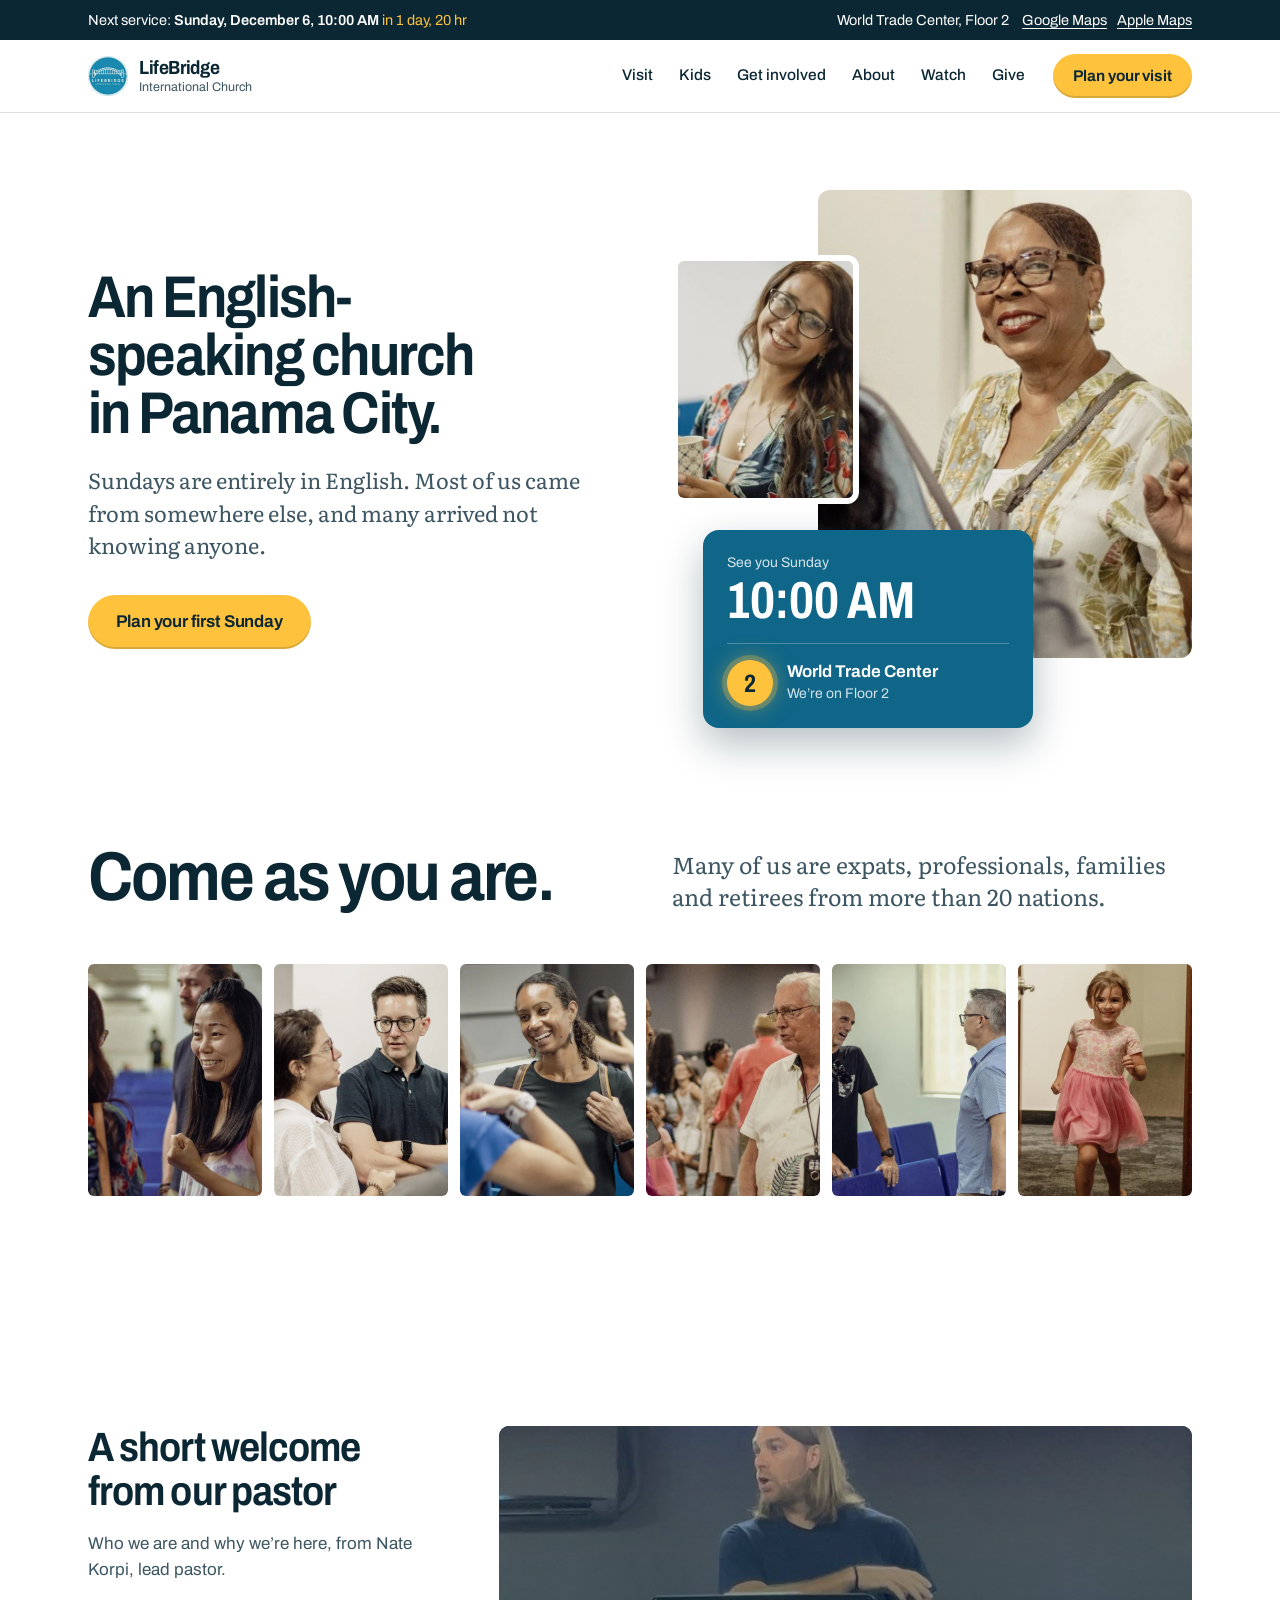
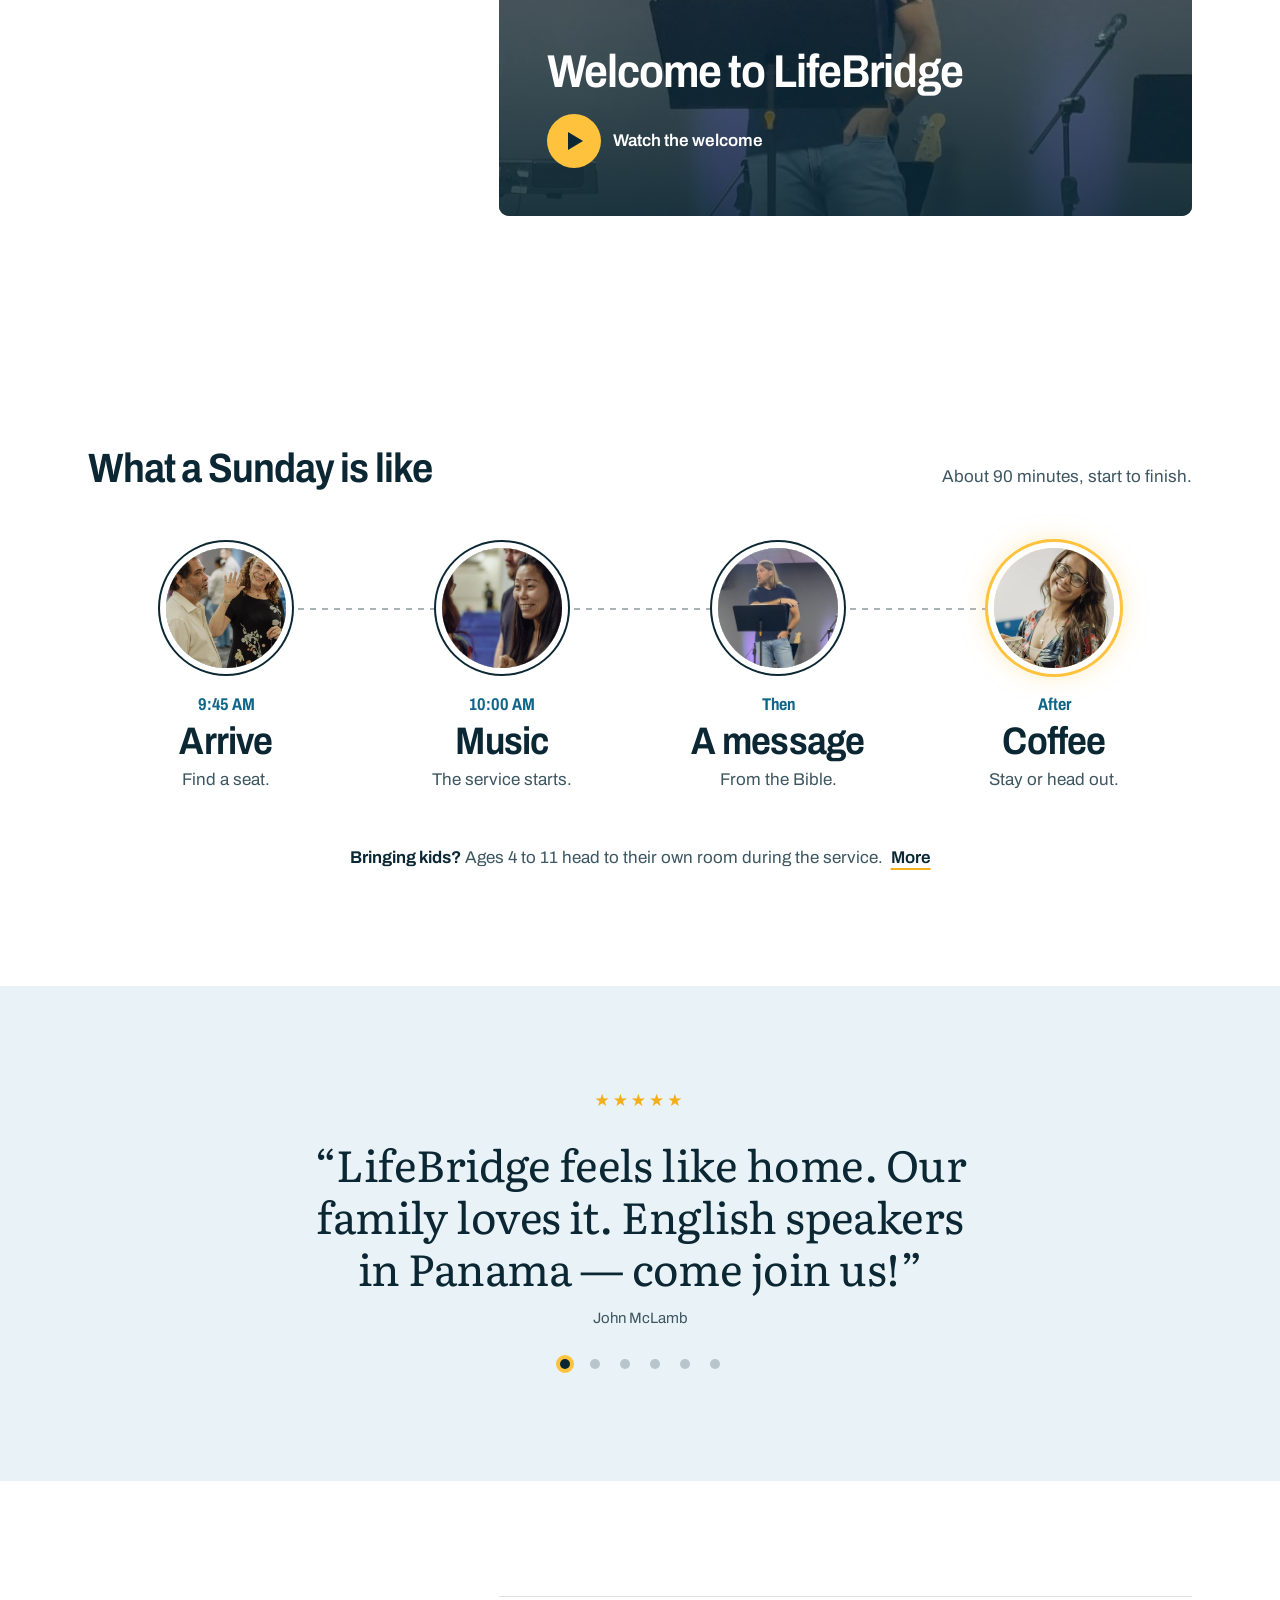
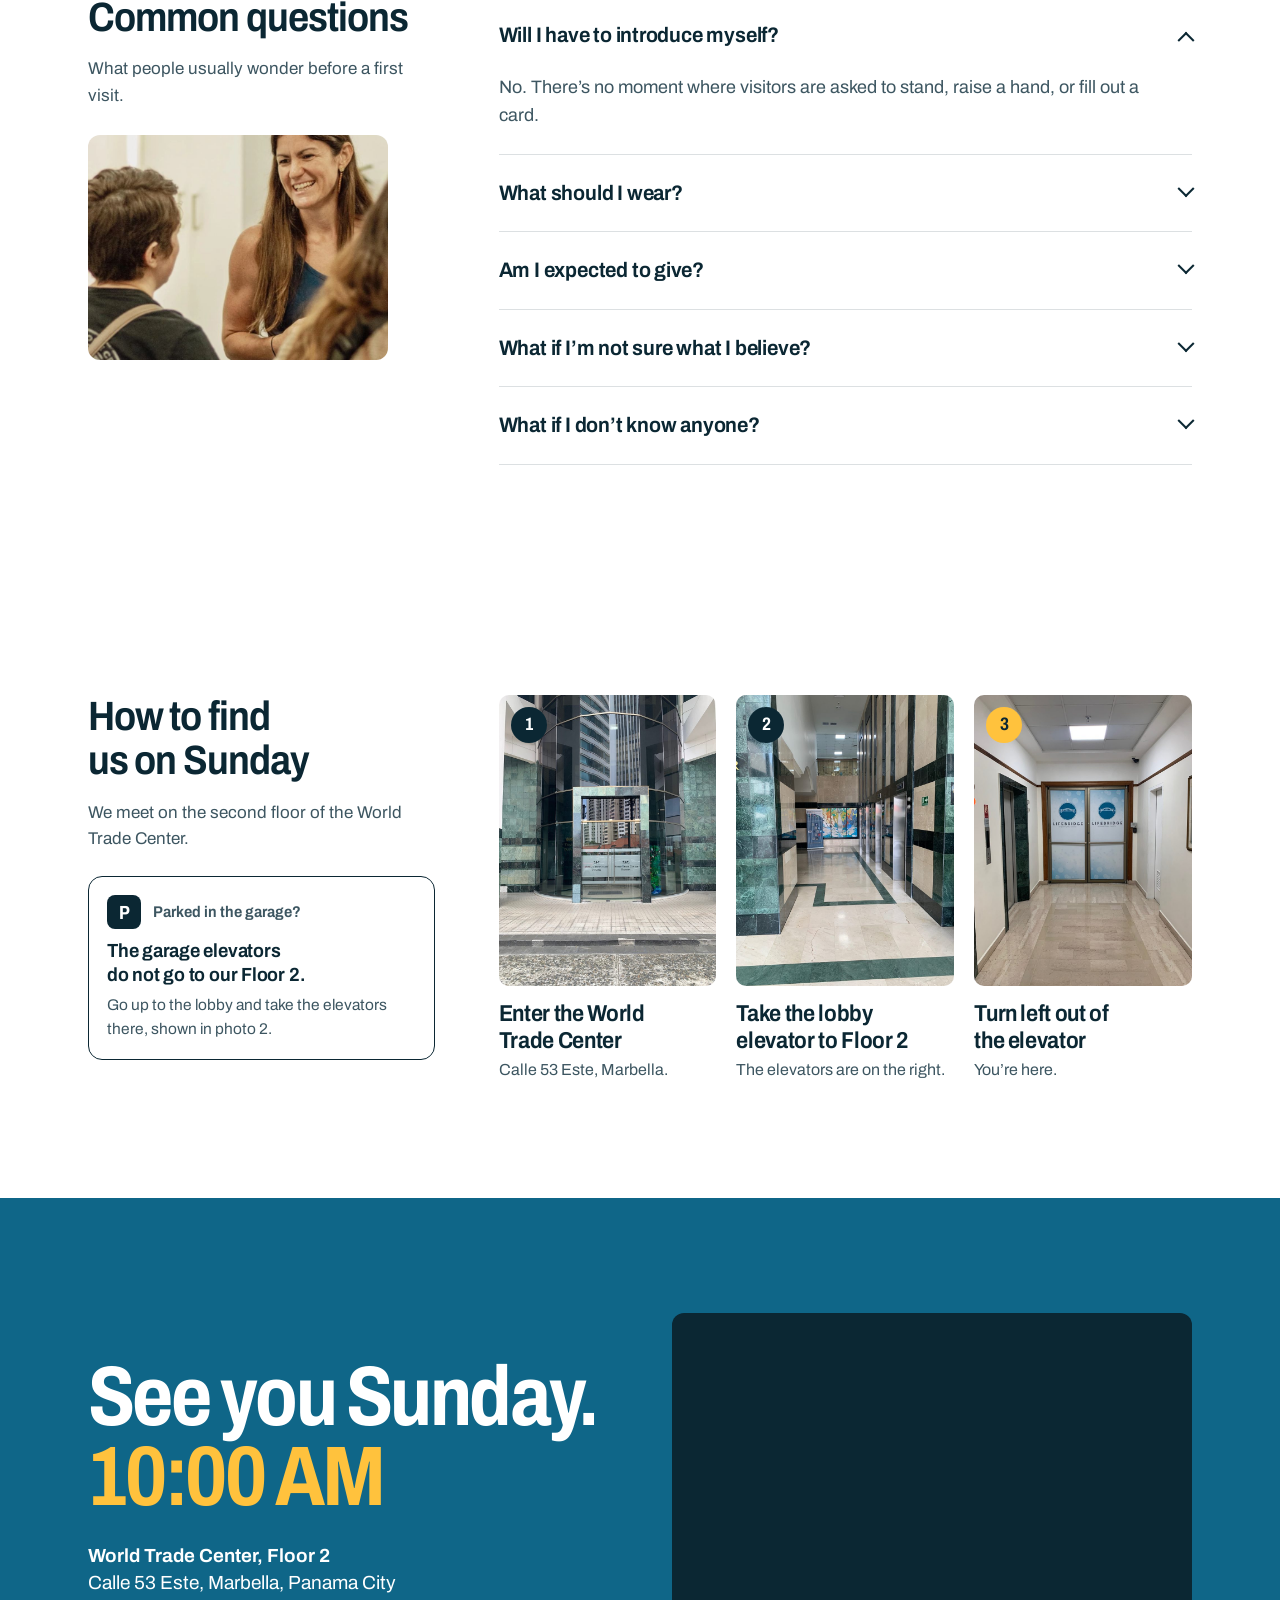
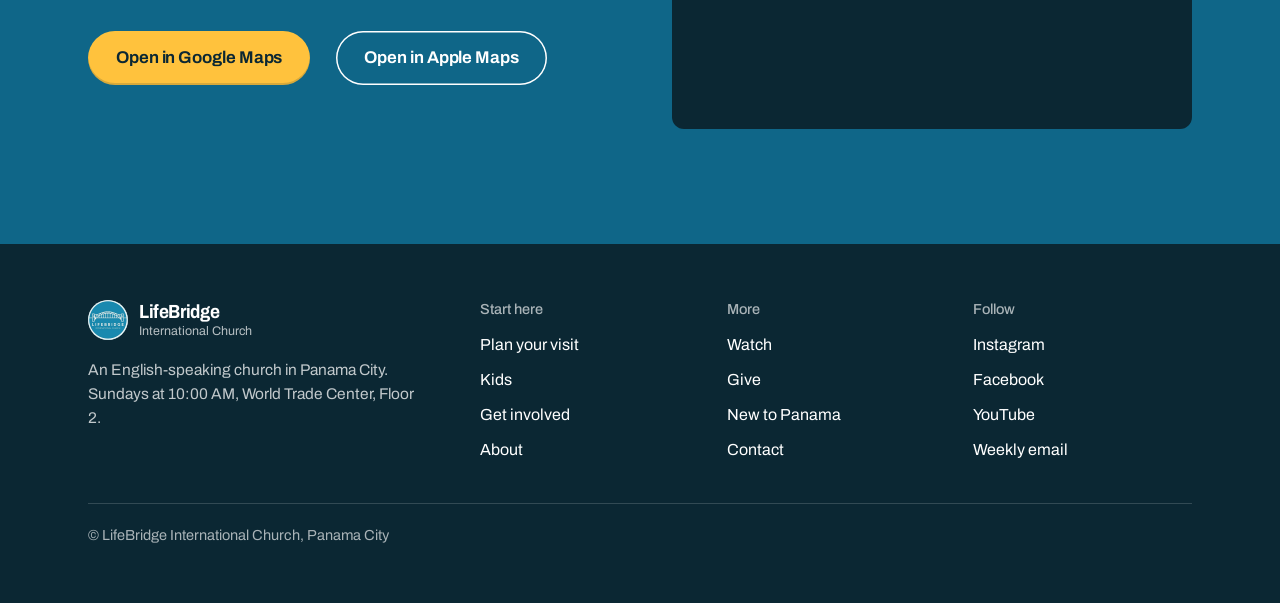
<file: index.html>
<!DOCTYPE html>
<html lang="en">
<head>
<meta charset="UTF-8">
<meta name="viewport" content="width=device-width, initial-scale=1">
<title>English-Speaking Church in Panama City — LifeBridge International Church</title>
<meta name="description" content="An English-speaking church in Panama City. Sundays at 10:00 AM at the World Trade Center, Floor 2. Most of us came from somewhere else.">
<link rel="canonical" href="https://lifebridgeic.com/">
<meta property="og:type" content="website">
<meta property="og:site_name" content="LifeBridge International Church">
<meta property="og:title" content="English-Speaking Church in Panama City — LifeBridge International Church">
<meta property="og:description" content="An English-speaking church in Panama City. Sundays at 10:00 AM at the World Trade Center, Floor 2. Most of us came from somewhere else.">
<meta property="og:image" content="https://lifebridgeic.com/assets/img/group-wide.jpg">
<meta name="theme-color" content="#0B2733">
<link rel="icon" type="image/jpeg" href="favicon.jpg">
<link rel="preload" href="assets/fonts/archivo.woff2" as="font" type="font/woff2" crossorigin>
<link rel="stylesheet" href="assets/site.css">
<script type="application/ld+json">{"@context": "https://schema.org", "@type": "Church", "name": "LifeBridge International Church", "url": "https://lifebridgeic.com/", "image": "https://lifebridgeic.com/assets/img/group-wide.jpg", "address": {"@type": "PostalAddress", "streetAddress": "World Trade Center, Floor 2, Calle 53 Este, Marbella", "addressLocality": "Panama City", "addressCountry": "PA"}, "sameAs": ["https://www.instagram.com/lifebridgeic", "https://www.facebook.com/lifebridgeic", "https://www.youtube.com/channel/UC1uYoyE02tunZLR449S-I2g"], "hasMap": "https://maps.app.goo.gl/PTKHtnqcWMbLNssR7"}</script>
<script type="application/ld+json">{"@context": "https://schema.org", "@type": "FAQPage", "mainEntity": [{"@type": "Question", "name": "Will I have to introduce myself?", "acceptedAnswer": {"@type": "Answer", "text": "No. There’s no moment where visitors are asked to stand, raise a hand, or fill out a card."}}, {"@type": "Question", "name": "What should I wear?", "acceptedAnswer": {"@type": "Answer", "text": "Whatever you’re comfortable in. On any given Sunday you’ll see shorts and sandals next to button-down shirts. Nobody is checking."}}, {"@type": "Question", "name": "Am I expected to give?", "acceptedAnswer": {"@type": "Answer", "text": "No. An offering is taken during the service; visitors aren’t expected to give."}}, {"@type": "Question", "name": "What if I’m not sure what I believe?", "acceptedAnswer": {"@type": "Answer", "text": "That’s fine, and you won’t be the only one. Some people here have believed this their whole lives. Some are working out whether they believe any of it."}}, {"@type": "Question", "name": "What if I don’t know anyone?", "acceptedAnswer": {"@type": "Answer", "text": "There’s coffee before and after, and people stay and talk. That’s where most people meet someone."}}]}</script>
</head>
<body class="p-home">
<a class="skip" href="#main">Skip to content</a>
<div class="strip"><div class="wrap">
  <span class="next"><span class="nosvc" data-skip hidden></span>Next service: <b><span data-date>Every Sunday</span>, <span data-time>10:00 AM</span></b> <span data-count></span></span>
  <span class="where"><span data-s="place.name">World Trade Center</span>, <span data-s="place.floor">Floor 2</span> <a data-link="maps.google" href="https://maps.app.goo.gl/PTKHtnqcWMbLNssR7" target="_blank" rel="noopener noreferrer">Google Maps</a><a data-link="maps.apple" href="https://maps.apple.com/?q=World+Trade+Center+Panama&amp;address=Calle+53+Este,+Marbella,+Panama+City,+Panama" target="_blank" rel="noopener noreferrer">Apple Maps</a></span>
</div><p class="notice wrap" data-notice hidden></p></div>
<header class="head"><div class="wrap">
  <a class="brand" href="./" aria-label="LifeBridge International Church, home"><img src="assets/img/logo.png" width="40" height="40" alt=""><span><b>LifeBridge</b><span>International Church</span></span></a>
  <nav class="nav" aria-label="Main"><a href="visit/">Visit</a><a href="kids/">Kids</a><a href="community/">Get involved</a><a href="about/">About</a><a href="watch/">Watch</a><a href="give/">Give</a></nav>
  <a class="btn small" href="#sunday">Plan your visit</a>
  <button class="menu-btn" type="button" aria-expanded="false" aria-controls="drawer">Menu</button>
</div></header>
<div class="drawer" id="drawer" role="dialog" aria-modal="true" aria-label="Menu">
  <button class="close" type="button">Close</button>
  <nav aria-label="All pages"><a href="visit/">Plan your visit</a><a href="kids/">Kids</a><a href="community/">Get involved</a><a href="about/">About</a><a href="watch/">Watch</a><a href="give/">Give</a><a href="new-to-panama/">New to Panama</a><a href="contact/">Contact</a></nav>
  <a class="btn" href="#sunday">Plan your visit</a>
  <p>Sundays, <span data-s="time">10:00 AM</span>. <span data-s="place.name">World Trade Center</span>, <span data-s="place.floor">Floor 2</span>, <span data-s="place.street">Calle 53 Este, Marbella</span>.</p>
</div>
<main id="main">
<section class="hero home2"><div class="wrap">
  <div>
    <h1>An English-speaking church in Panama&nbsp;City.</h1>
    <p class="lede">Sundays are entirely in English. Most of us came from somewhere else, and many arrived not knowing anyone.</p>
    <div class="actions"><a class="btn" href="#sunday">Plan your first Sunday</a></div>
  </div>
  <div class="collage">
    <figure class="p1"><img src="assets/img/contact-hero.jpg" width="820" height="1025" alt="A member smiling as she greets someone before the service" fetchpriority="high"></figure>
    <figure class="p2"><img src="assets/img/sunday-coffee.jpg" width="640" height="480" alt="A member with a coffee after the service" fetchpriority="high"></figure>
    <div class="sign"><small>See you Sunday</small><b class="t"><span data-s="time">10:00 AM</span></b><div class="row"><span class="lamp" aria-hidden="true">2</span><span><b><span data-s="place.name">World Trade Center</span></b><small>We&rsquo;re on <span data-s="place.floor">Floor 2</span></small></span></div></div>
  </div>
</div></section>

<section class="sec evs" id="events" data-events hidden aria-labelledby="evs-h"><div class="wrap"><h2 id="evs-h">Upcoming events</h2><div class="evs-list"></div></div></section>

<section class="sec who"><div class="wrap">
  <div class="who-top"><h2>Come as you are.</h2><p>Many of us are expats, professionals, families and retirees from more than 20 nations.</p></div>
  <div class="faces"><figure><img src="assets/img/face-1.jpg" width="520" height="693" alt="A member mid-conversation after the service" loading="lazy" decoding="async"></figure><figure><img src="assets/img/face-2.jpg" width="520" height="693" alt="Two members talking on a Sunday morning" loading="lazy" decoding="async"></figure><figure><img src="assets/img/face-4.jpg" width="520" height="693" alt="A member with a coffee before the service" loading="lazy" decoding="async"></figure><figure><img src="assets/img/face-5.jpg" width="520" height="693" alt="Two members greeting each other" loading="lazy" decoding="async"></figure><figure><img src="assets/img/face-6.jpg" width="520" height="693" alt="Two members talking by the chairs" loading="lazy" decoding="async"></figure><figure><img src="assets/img/face-3.jpg" width="520" height="693" alt="A child arriving on a Sunday morning" loading="lazy" decoding="async"></figure></div>
</div></section>

<section class="sec "><div class="wrap cols">
  <div class="sec-head"><h2>A short welcome from our pastor</h2><p>Who we are and why we&rsquo;re here, from Nate Korpi, lead pastor.</p></div>
  <div class="sec-body"><div class="player" data-video="welcome" data-yt="https://www.youtube.com/embed/Gqqq2FBiNDA?autoplay=1&amp;rel=0&amp;modestbranding=1" data-page="https://www.youtube.com/watch?v=Gqqq2FBiNDA"><button class="poster" type="button" aria-label="Play the welcome video" style="background-image:linear-gradient(180deg,rgba(11,39,51,.15),rgba(11,39,51,.86)),url(assets/img/nate-preaching.jpg)"><b>Welcome to LifeBridge</b><span><i aria-hidden="true"></i>Watch the welcome</span></button></div></div>
</div></section>
<section class="sec"><div class="wrap">
  <div class="day-head"><h2>What a Sunday is like</h2><p>About 90 minutes, start to finish.</p></div>
  <ol class="day">
    <li><figure><img src="assets/img/about-hero.jpg" width="820" height="1025" alt="Two members waving hello on a Sunday" loading="lazy" decoding="async"></figure><b><span data-s="arrive">9:45 AM</span></b><h3>Arrive</h3><p>Find a seat.</p></li>
    <li><figure><img src="assets/img/face-1.jpg" width="520" height="693" alt="A member mid-conversation on a Sunday morning" loading="lazy" decoding="async"></figure><b><span data-s="time">10:00 AM</span></b><h3>Music</h3><p>The service starts.</p></li>
    <li><figure><img src="assets/img/sunday-message.jpg" width="720" height="540" alt="Pastor Nate Korpi preaching on a Sunday" loading="lazy" decoding="async"></figure><b>Then</b><h3>A message</h3><p>From the Bible.</p></li>
    <li><figure><img src="assets/img/sunday-coffee.jpg" width="640" height="480" alt="A member with a coffee after the service" loading="lazy" decoding="async"></figure><b>After</b><h3>Coffee</h3><p>Stay or head out.</p></li>
  </ol>
  <p class="day-kids"><b>Bringing kids?</b> Ages 4 to 11 head to their own room during the service. <a class="link" href="kids/" aria-label="More about BridgeKids">More</a></p>
</div></section>

<section class="rev3" aria-label="What visitors say"><div class="wrap" data-reviews>
  <span class="stars" aria-label="Five stars">&#9733;&#9733;&#9733;&#9733;&#9733;</span>
  <div class="rev2-quotes"><blockquote class=on><p>&ldquo;LifeBridge feels like home. Our family loves it. English speakers in Panama &mdash; come join us!&rdquo;</p><footer>John McLamb</footer></blockquote><blockquote><p>&ldquo;Everyone is so welcoming and is sure to make you feel at home regardless of where you are coming from.&rdquo;</p><footer>Victor Chang</footer></blockquote><blockquote><p>&ldquo;Great church to meet other expats. Very friendly and welcoming folks.&rdquo;</p><footer>TinyCabinWanderer</footer></blockquote><blockquote><p>&ldquo;One feels immediately welcomed into a friendly atmosphere.&rdquo;</p><footer>Kevin Martens</footer></blockquote><blockquote><p>&ldquo;It&rsquo;s an international church, everything is in English. Very community-focused, very diverse.&rdquo;</p><footer>Myriah Smith</footer></blockquote><blockquote><p>&ldquo;Friendly, multicultural congregation with solid Bible teaching.&rdquo;</p><footer>Don Le Feuvre</footer></blockquote></div>
  <div class="rev3-dots"><button type="button" data-go="0" aria-label="Review 1 of 6" class=on></button><button type="button" data-go="1" aria-label="Review 2 of 6"></button><button type="button" data-go="2" aria-label="Review 3 of 6"></button><button type="button" data-go="3" aria-label="Review 4 of 6"></button><button type="button" data-go="4" aria-label="Review 5 of 6"></button><button type="button" data-go="5" aria-label="Review 6 of 6"></button></div>
</div></section>

<section class="sec faq-l"><div class="wrap cols">
  <div class="sec-head"><h2>Common questions</h2><p>What people usually wonder before a first visit.</p><figure><img src="assets/img/visit-hero.jpg" width="820" height="1025" alt="A member greeting a family before the service" loading="lazy" decoding="async"></figure></div>
  <div class="sec-body"><div class="faq"><details open><summary>Will I have to introduce myself?</summary><p>No. There&rsquo;s no moment where visitors are asked to stand, raise a hand, or fill out a card.</p></details><details><summary>What should I wear?</summary><p>Whatever you&rsquo;re comfortable in. On any given Sunday you&rsquo;ll see shorts and sandals next to button-down shirts. Nobody is checking.</p></details><details><summary>Am I expected to give?</summary><p>No. An offering is taken during the service; visitors aren&rsquo;t expected to give.</p></details><details><summary>What if I&rsquo;m not sure what I believe?</summary><p>That&rsquo;s fine, and you won&rsquo;t be the only one. Some people here have believed this their whole lives. Some are working out whether they believe any of it.</p></details><details><summary>What if I don&rsquo;t know anyone?</summary><p>There&rsquo;s coffee before and after, and people stay and talk. That&rsquo;s where most people meet someone.</p></details></div></div>
</div></section>

<section class="sec" id="parking"><div class="wrap cols">
  <div class="sec-head"><h2>How to find us on Sunday</h2><p>We meet on the second floor of the <span data-s="place.name">World Trade Center</span>.</p><div class="gbox"><p class="q"><span class="pb" aria-hidden="true">P</span>Parked in the garage?</p><h3>The garage elevators do not go to our <span data-s="place.floor">Floor 2</span>.</h3><p>Go up to the lobby and take the elevators there, shown in photo&nbsp;2.</p></div></div>
  <ol class="find3">
    <li><figure data-zoom><img src="assets/img/find-entrance.jpg" width="780" height="1040" alt="The World Trade Center entrance on Calle 53 Este" loading="lazy" decoding="async"><i aria-hidden="true">1</i></figure><h3>Enter the <span data-s="place.name">World Trade Center</span></h3><p><span data-s="place.street">Calle 53 Este, Marbella</span>.</p></li>
    <li><figure data-zoom><img src="assets/img/find-lobby.jpg" width="780" height="1040" alt="The World Trade Center lobby, elevators on the right" loading="lazy" decoding="async"><i aria-hidden="true">2</i></figure><h3>Take the lobby elevator to <span data-s="place.floor">Floor 2</span></h3><p>The elevators are on the right.</p></li>
    <li><figure data-zoom><img src="assets/img/find-doors.jpg" width="780" height="1040" alt="The LifeBridge doors on the second floor" loading="lazy" decoding="async"><i aria-hidden="true">3</i></figure><h3>Turn left out of the elevator</h3><p>You&rsquo;re here.</p></li>
  </ol>
</div></section>

<section id="sunday" class="sec blue close on-dark" aria-labelledby="close-h"><div class="wrap">
  <div>
    <h2 id="close-h">See you <span data-day>Sunday</span>. <span class="y" data-time>10:00 AM</span></h2>
    <address><b><span data-s="place.name">World Trade Center</span>, <span data-s="place.floor">Floor 2</span></b><span data-s="place.street">Calle 53 Este, Marbella</span>, Panama City</address>
    <div class="actions"><a class="btn" data-link="maps.google" href="https://maps.app.goo.gl/PTKHtnqcWMbLNssR7" target="_blank" rel="noopener noreferrer">Open in Google Maps</a><a class="btn line" data-link="maps.apple" href="https://maps.apple.com/?q=World+Trade+Center+Panama&amp;address=Calle+53+Este,+Marbella,+Panama+City,+Panama" target="_blank" rel="noopener noreferrer">Open in Apple Maps</a></div>
  </div>
  <div class="map"><iframe data-mapframe loading="lazy" referrerpolicy="no-referrer-when-downgrade" title="Map to LifeBridge International Church" src="https://www.google.com/maps?q=World+Trade+Center+Panama+Calle+53+Este+Marbella&amp;z=14&amp;output=embed"></iframe></div>
  
</div></section>
</main>
<footer class="foot"><div class="wrap">
  <div><a class="brand" href="./" aria-label="LifeBridge International Church, home"><img src="assets/img/logo.png" width="40" height="40" alt=""><span><b>LifeBridge</b><span>International Church</span></span></a><p>An English-speaking church in Panama City. Sundays at <span data-s="time">10:00 AM</span>, <span data-s="place.name">World Trade Center</span>, <span data-s="place.floor">Floor 2</span>.</p></div>
  <div><h3>Start here</h3><ul><li><a href="visit/">Plan your visit</a></li><li><a href="kids/">Kids</a></li><li><a href="community/">Get involved</a></li><li><a href="about/">About</a></li></ul></div>
  <div><h3>More</h3><ul><li><a href="watch/">Watch</a></li><li><a href="give/">Give</a></li><li><a href="new-to-panama/">New to Panama</a></li><li><a href="contact/">Contact</a></li></ul></div>
  <div><h3>Follow</h3><ul><li><a href="https://www.instagram.com/lifebridgeic" target="_blank" rel="noopener noreferrer">Instagram</a></li><li><a href="https://www.facebook.com/lifebridgeic" target="_blank" rel="noopener noreferrer">Facebook</a></li><li><a href="https://www.youtube.com/channel/UC1uYoyE02tunZLR449S-I2g" target="_blank" rel="noopener noreferrer">YouTube</a></li><li><a data-link="links.email" href="http://eepurl.com/djqE1j" target="_blank" rel="noopener noreferrer">Weekly email</a></li></ul></div>
  <p class="legal">© LifeBridge International Church, Panama City</p>
</div></footer>
<div class="bar"><span><b>Sundays, <span data-s="time">10:00 AM</span></b><span data-s="place.name">World Trade Center</span>, <span data-s="place.floor">Floor 2</span></span><a class="btn small" href="#sunday">Plan your visit</a></div>
<script src="assets/site.js" defer></script>
</body>
</html>
</file>
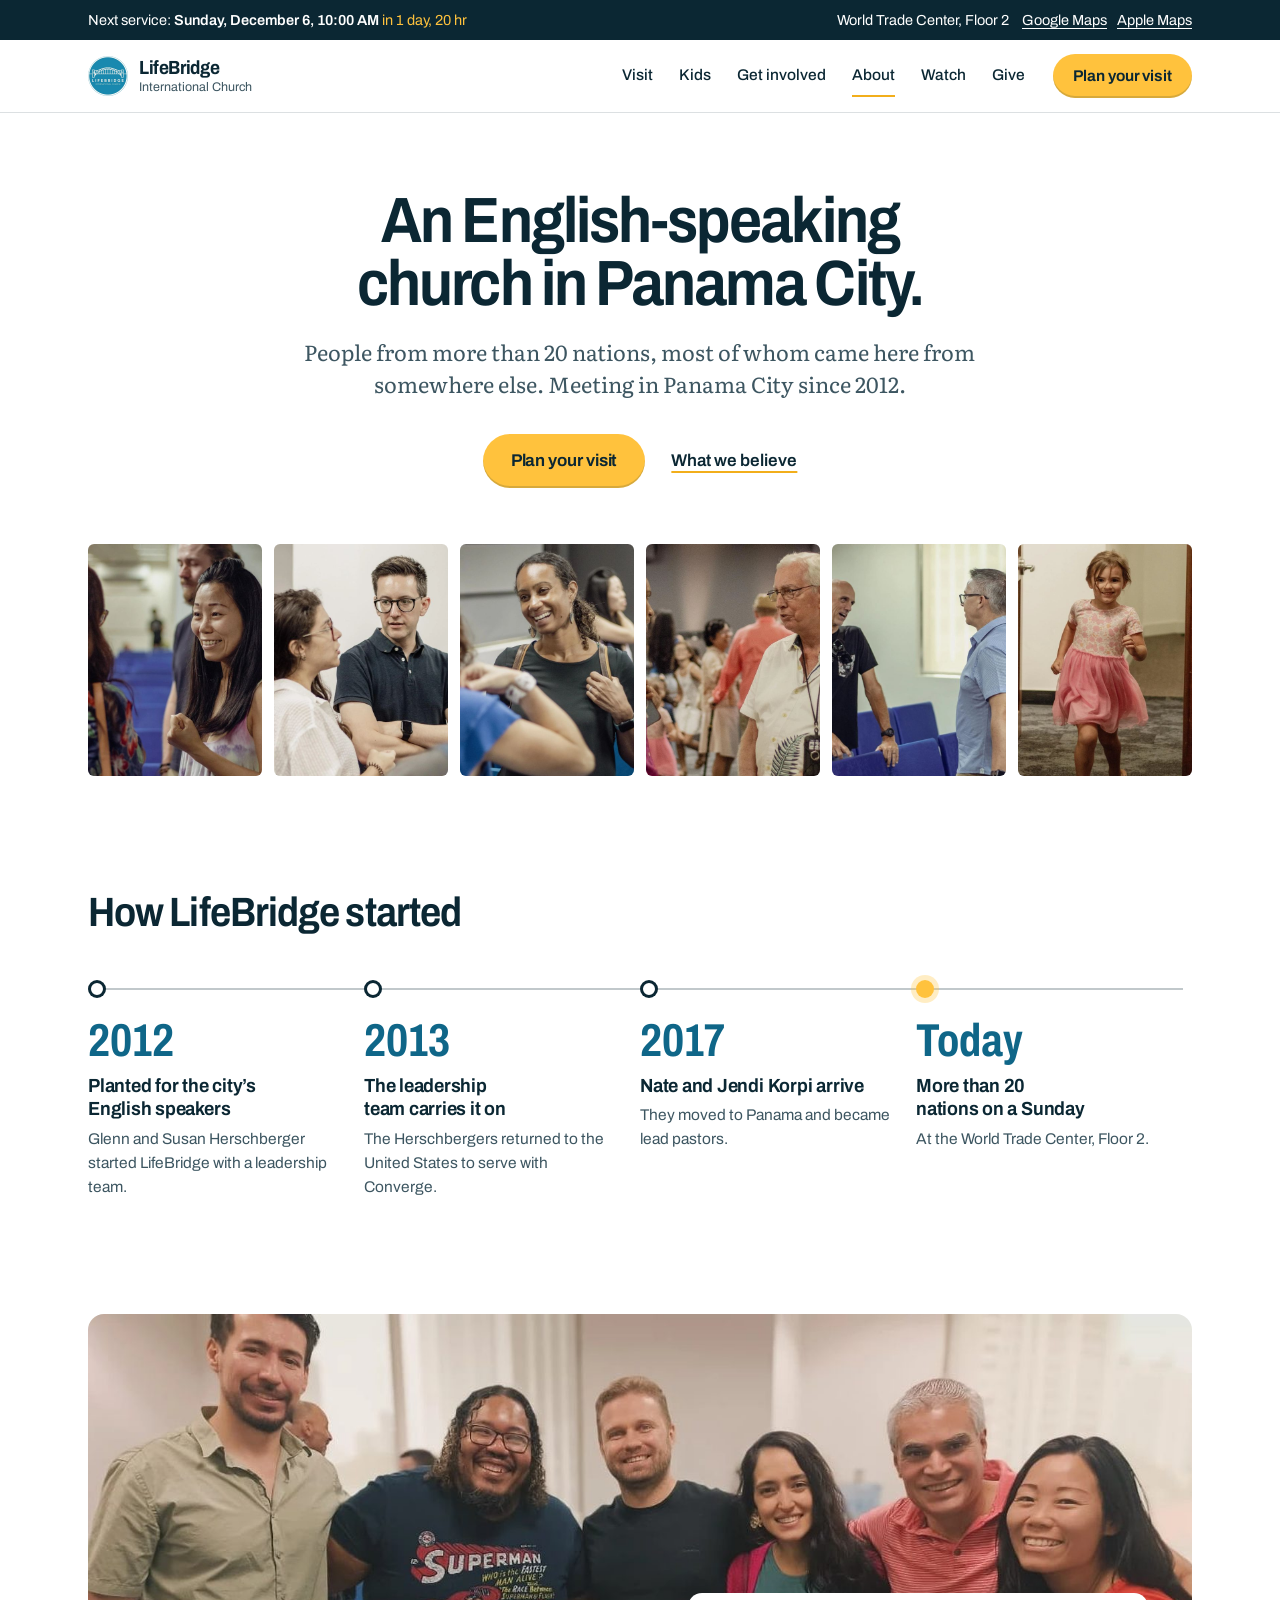
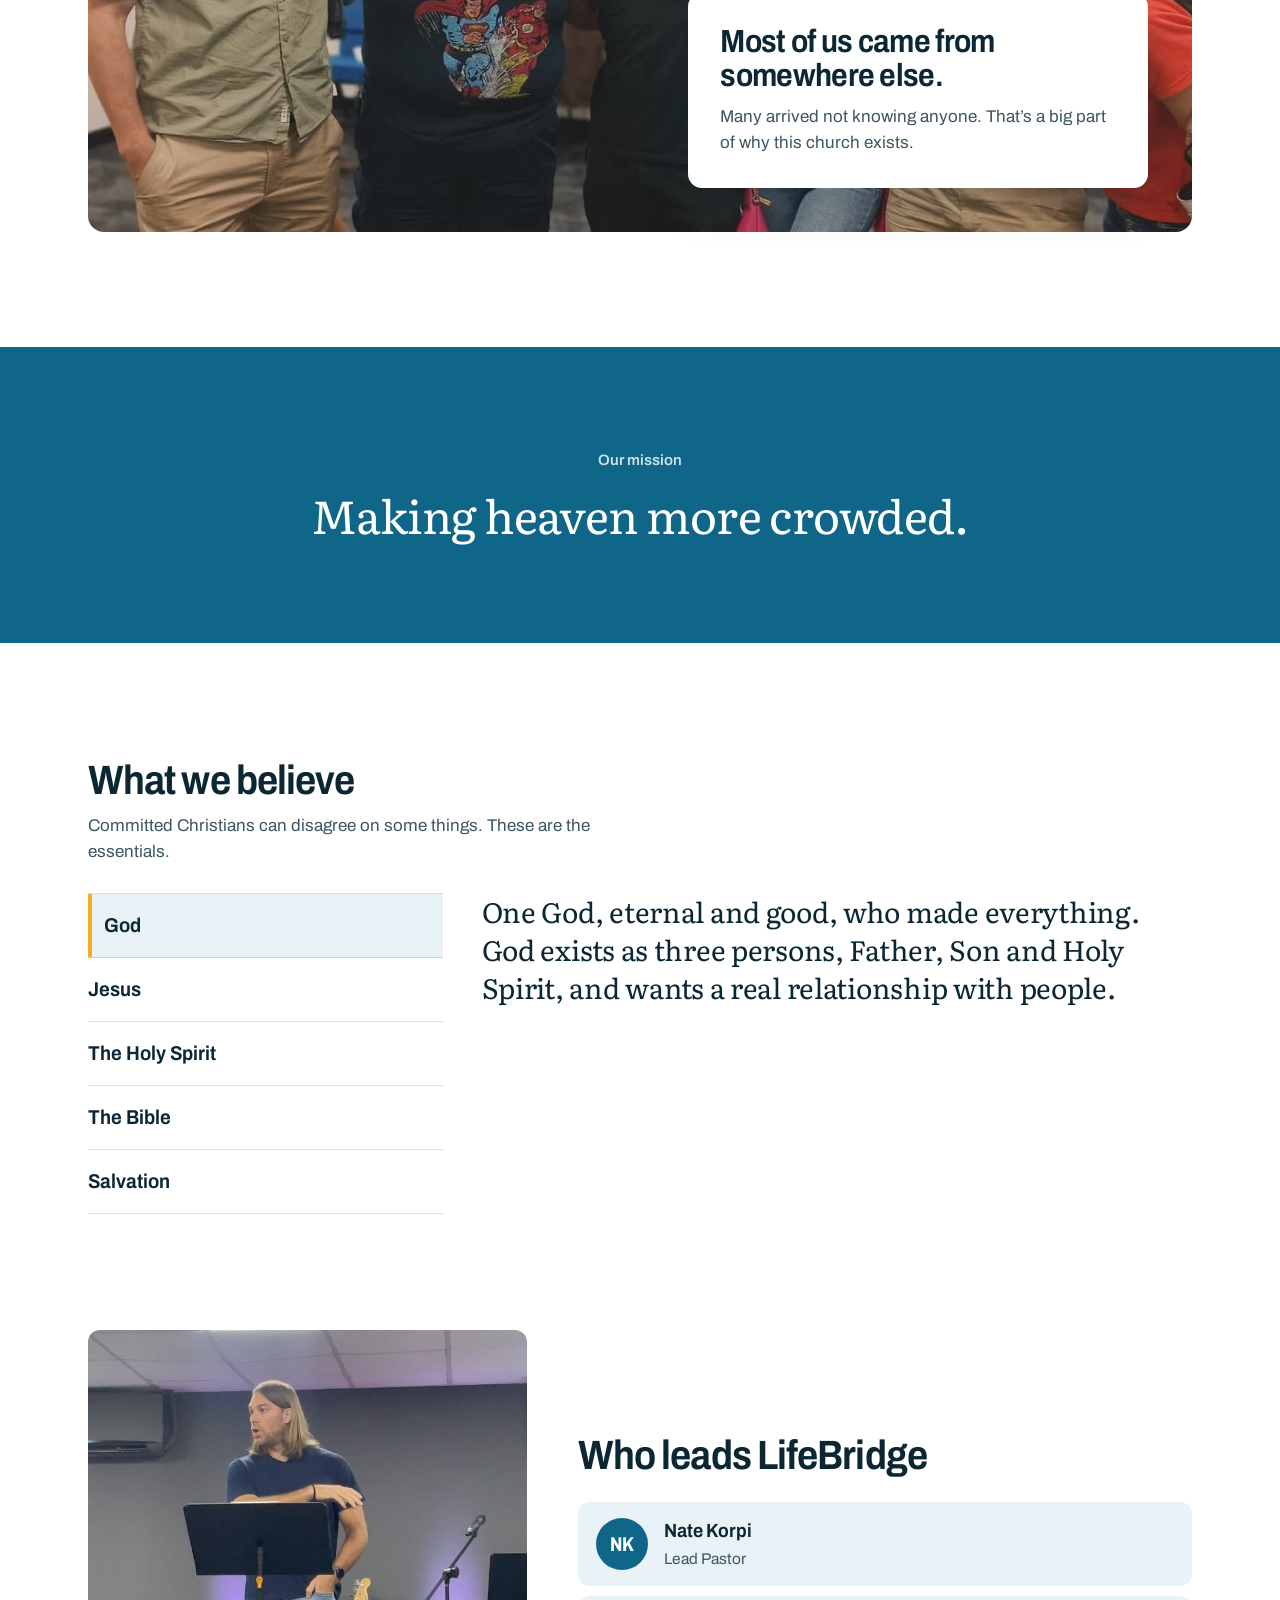
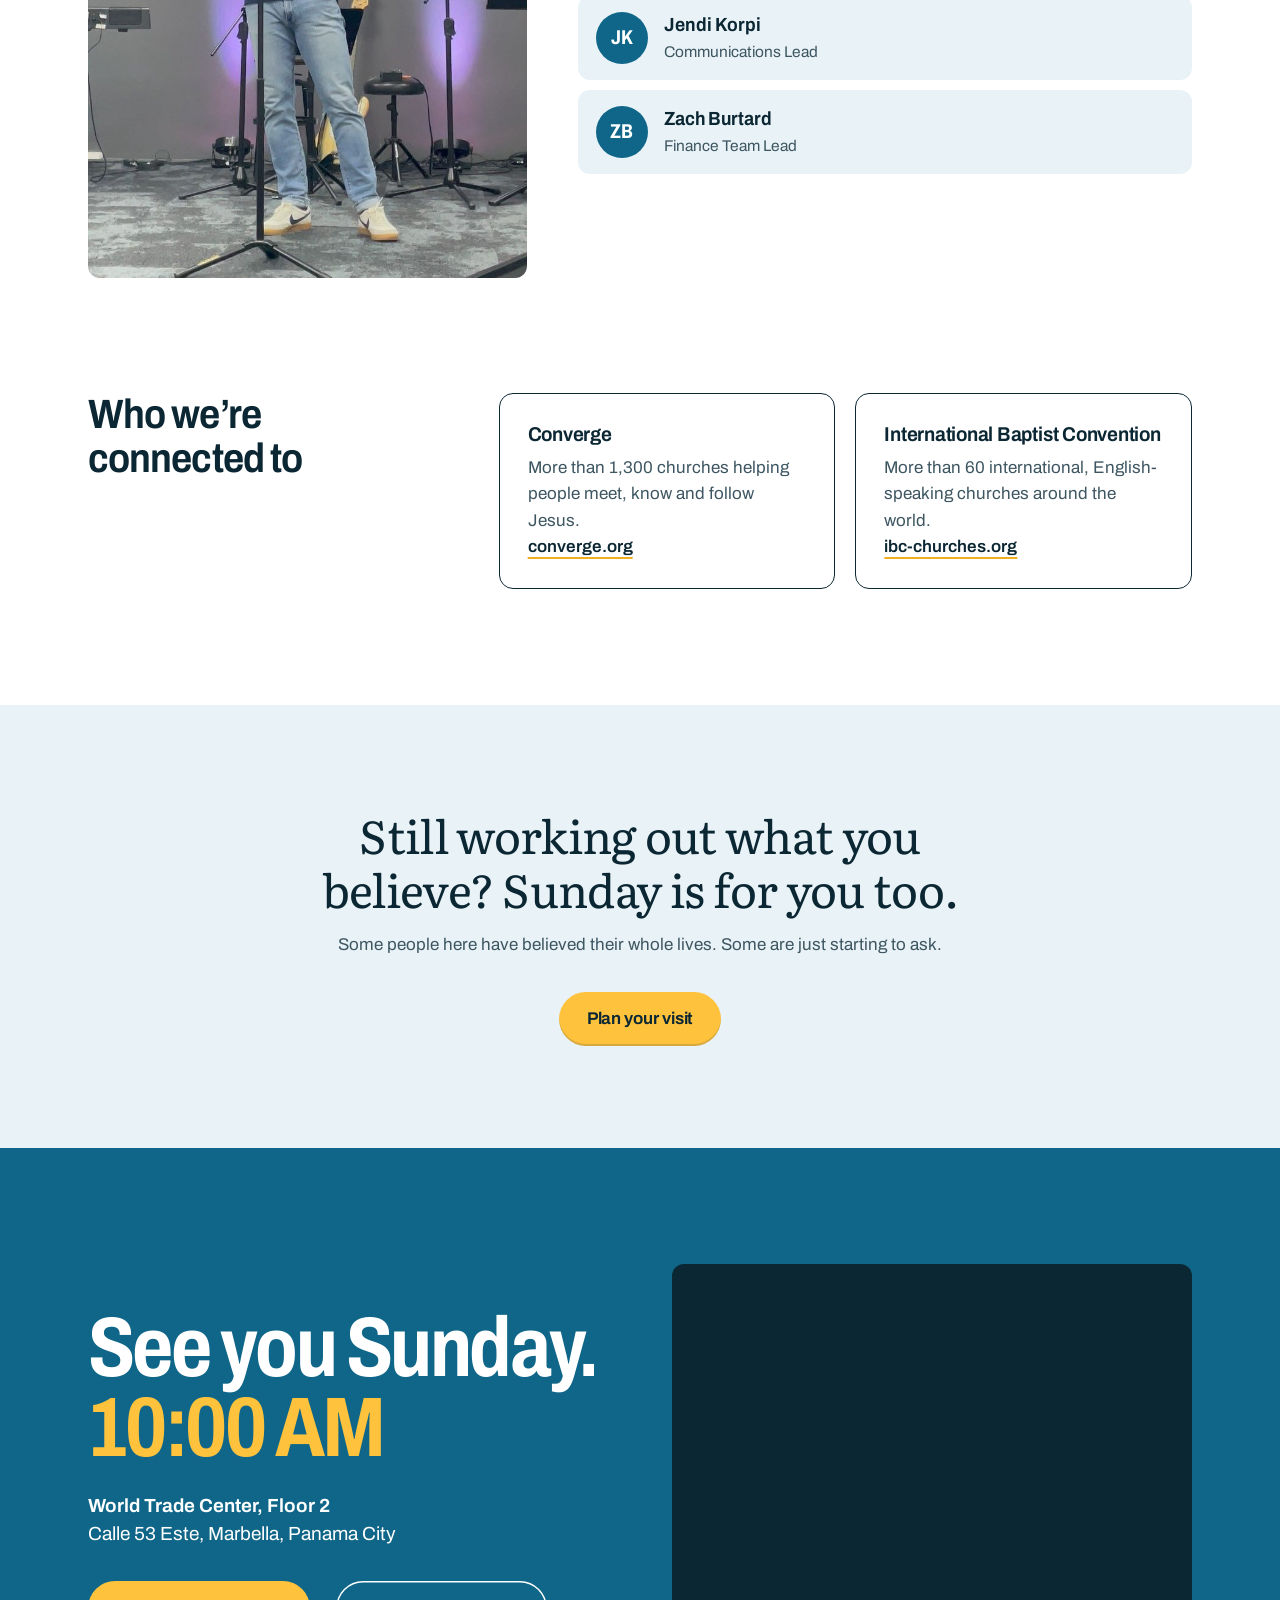
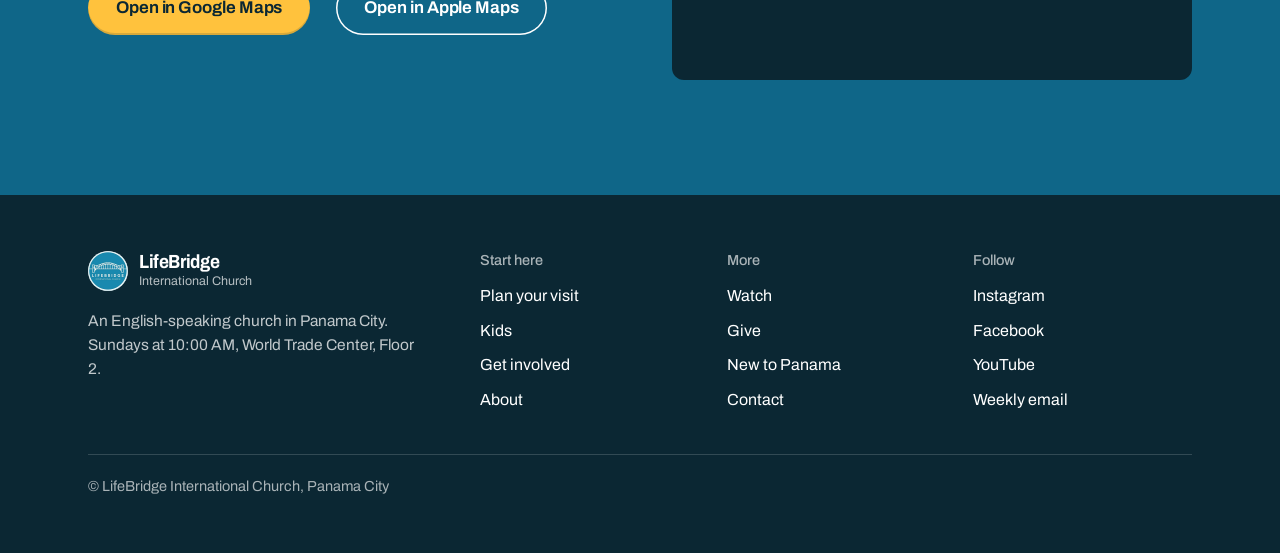
<file: about/index.html>
<!DOCTYPE html>
<html lang="en">
<head>
<meta charset="UTF-8">
<meta name="viewport" content="width=device-width, initial-scale=1">
<title>About LifeBridge — English-Speaking Church in Panama City</title>
<meta name="description" content="LifeBridge International Church: an English-speaking church in Panama City since 2012, with people from more than 20 nations. Our story, what we believe, and who leads us.">
<link rel="canonical" href="https://lifebridgeic.com/about">
<meta property="og:type" content="website">
<meta property="og:site_name" content="LifeBridge International Church">
<meta property="og:title" content="About LifeBridge — English-Speaking Church in Panama City">
<meta property="og:description" content="LifeBridge International Church: an English-speaking church in Panama City since 2012, with people from more than 20 nations. Our story, what we believe, and who leads us.">
<meta property="og:image" content="https://lifebridgeic.com/assets/img/group-wide.jpg">
<meta name="theme-color" content="#0B2733">
<link rel="icon" type="image/jpeg" href="../favicon.jpg">
<link rel="preload" href="../assets/fonts/archivo.woff2" as="font" type="font/woff2" crossorigin>
<link rel="stylesheet" href="../assets/site.css">
</head>
<body class="p-about">
<a class="skip" href="#main">Skip to content</a>
<div class="strip"><div class="wrap">
  <span class="next"><span class="nosvc" data-skip hidden></span>Next service: <b><span data-date>Every Sunday</span>, <span data-time>10:00 AM</span></b> <span data-count></span></span>
  <span class="where"><span data-s="place.name">World Trade Center</span>, <span data-s="place.floor">Floor 2</span> <a data-link="maps.google" href="https://maps.app.goo.gl/PTKHtnqcWMbLNssR7" target="_blank" rel="noopener noreferrer">Google Maps</a><a data-link="maps.apple" href="https://maps.apple.com/?q=World+Trade+Center+Panama&amp;address=Calle+53+Este,+Marbella,+Panama+City,+Panama" target="_blank" rel="noopener noreferrer">Apple Maps</a></span>
</div><p class="notice wrap" data-notice hidden></p></div>
<header class="head"><div class="wrap">
  <a class="brand" href="../" aria-label="LifeBridge International Church, home"><img src="../assets/img/logo.png" width="40" height="40" alt=""><span><b>LifeBridge</b><span>International Church</span></span></a>
  <nav class="nav" aria-label="Main"><a href="../visit/">Visit</a><a href="../kids/">Kids</a><a href="../community/">Get involved</a><a href="../about/" aria-current=page>About</a><a href="../watch/">Watch</a><a href="../give/">Give</a></nav>
  <a class="btn small" href="../visit/">Plan your visit</a>
  <button class="menu-btn" type="button" aria-expanded="false" aria-controls="drawer">Menu</button>
</div></header>
<div class="drawer" id="drawer" role="dialog" aria-modal="true" aria-label="Menu">
  <button class="close" type="button">Close</button>
  <nav aria-label="All pages"><a href="../visit/">Plan your visit</a><a href="../kids/">Kids</a><a href="../community/">Get involved</a><a href="../about/">About</a><a href="../watch/">Watch</a><a href="../give/">Give</a><a href="../new-to-panama/">New to Panama</a><a href="../contact/">Contact</a></nav>
  <a class="btn" href="../visit/">Plan your visit</a>
  <p>Sundays, <span data-s="time">10:00 AM</span>. <span data-s="place.name">World Trade Center</span>, <span data-s="place.floor">Floor 2</span>, <span data-s="place.street">Calle 53 Este, Marbella</span>.</p>
</div>
<main id="main">
<section class="hero center"><div class="wrap">
  <h1>An English-speaking church in Panama&nbsp;City.</h1>
  <p class="lede">People from more than 20 nations, most of whom came here from somewhere else. Meeting in Panama City since 2012.</p>
  <div class="actions"><a class="btn" href="../visit/">Plan your visit</a><a class="link" href="#beliefs">What we believe</a></div>
  <div class="faces"><figure><img src="../assets/img/face-1.jpg" width="520" height="693" alt="A member mid-conversation after the service" fetchpriority="high"></figure><figure><img src="../assets/img/face-2.jpg" width="520" height="693" alt="Two members talking on a Sunday morning" fetchpriority="high"></figure><figure><img src="../assets/img/face-4.jpg" width="520" height="693" alt="A member with a coffee before the service" fetchpriority="high"></figure><figure><img src="../assets/img/face-5.jpg" width="520" height="693" alt="Two members greeting each other" fetchpriority="high"></figure><figure><img src="../assets/img/face-6.jpg" width="520" height="693" alt="Two members talking by the chairs" fetchpriority="high"></figure><figure><img src="../assets/img/face-3.jpg" width="520" height="693" alt="A child arriving on a Sunday morning" fetchpriority="high"></figure></div>
</div></section>
<section class="sec"><div class="wrap">
  <h2 class="over-h">How LifeBridge started</h2>
  <ol class="tl"><li><b>2012</b><h3>Planted for the city&rsquo;s English speakers</h3><p>Glenn and Susan Herschberger started LifeBridge with a leadership team.</p></li><li><b>2013</b><h3>The leadership team carries it on</h3><p>The Herschbergers returned to the United States to serve with Converge.</p></li><li><b>2017</b><h3>Nate and Jendi Korpi arrive</h3><p>They moved to Panama and became lead pastors.</p></li><li><b>Today</b><h3>More than 20 nations on a Sunday</h3><p>At the <span data-s="place.name">World Trade Center</span>, <span data-s="place.floor">Floor 2</span>.</p></li></ol>
</div></section>
<section class="sec nopt"><div class="wrap">
  <div class="over right"><img src="../assets/img/group-wide.jpg" width="1600" height="700" alt="Friends from LifeBridge together after a Sunday service" loading="lazy" decoding="async"><div class="card"><h2>Most of us came from somewhere else.</h2><p>Many arrived not knowing anyone. That&rsquo;s a big part of why this church exists.</p></div></div>
</div></section>
<section class="rev3 blue"><div class="wrap"><p class="lab">Our mission</p><p class="say">Making heaven more crowded.</p></div></section>
<section class="sec" id="beliefs"><div class="wrap">
  <h2>What we believe</h2><p class="under-h">Committed Christians can disagree on some things. These are the essentials.</p>
  <div class="tabs side" data-tabs><div class="tabbar" role="tablist" aria-label="What we believe"><button type="button" role="tab" aria-selected="true" data-t="0">God</button><button type="button" role="tab" aria-selected="false" data-t="1">Jesus</button><button type="button" role="tab" aria-selected="false" data-t="2">The Holy Spirit</button><button type="button" role="tab" aria-selected="false" data-t="3">The Bible</button><button type="button" role="tab" aria-selected="false" data-t="4">Salvation</button></div><div class="panel" role="tabpanel" data-p="0"><h3>God</h3><p class="big">One God, eternal and good, who made everything. God exists as three persons, Father, Son and Holy Spirit, and wants a real relationship with people.</p></div><div class="panel" role="tabpanel" data-p="1"><h3>Jesus</h3><p class="big">Fully God and fully human. He lived without sin, died on the cross for our sins, rose from the dead, and will return.</p></div><div class="panel" role="tabpanel" data-p="2"><h3>The Holy Spirit</h3><p class="big">Lives in everyone who trusts Jesus. Teaches, comforts and gives strength, and brings believers together.</p></div><div class="panel" role="tabpanel" data-p="3"><h3>The Bible</h3><p class="big">God&rsquo;s word: true, trustworthy, and the final authority on what we believe and how we live.</p></div><div class="panel" role="tabpanel" data-p="4"><h3>Salvation</h3><p class="big">Sin breaks our relationship with God. Jesus came to restore it. Salvation is a gift, received by grace through faith in Jesus alone, not earned by good works.</p></div></div>
</div></section>
<section class="sec nopt"><div class="wrap"><div class="split2 p5">
  <figure class="photo tall"><img src="../assets/img/nate-preaching.jpg" width="720" height="900" alt="Nate Korpi, lead pastor, preaching on a Sunday" loading="lazy" decoding="async"></figure>
  <div><h2>Who leads LifeBridge</h2><ul class="people"><li><span class="ava" aria-hidden="true">NK</span><div><b>Nate Korpi</b><span>Lead Pastor</span></div></li><li><span class="ava" aria-hidden="true">JK</span><div><b>Jendi Korpi</b><span>Communications Lead</span></div></li><li><span class="ava" aria-hidden="true">ZB</span><div><b>Zach Burtard</b><span>Finance Team Lead</span></div></li></ul></div>
</div></div></section><section class="sec nopt"><div class="wrap cols">
  <div class="sec-head"><h2>Who we&rsquo;re connected to</h2></div>
  <div class="sec-body"><div class="pair"><div class="card"><h3>Converge</h3><p>More than 1,300 churches helping people meet, know and follow Jesus.</p><a class="link" href="https://converge.org" target="_blank" rel="noopener noreferrer">converge.org</a></div><div class="card"><h3>International Baptist Convention</h3><p>More than 60 international, English-speaking churches around the world.</p><a class="link" href="https://ibc-churches.org" target="_blank" rel="noopener noreferrer">ibc-churches.org</a></div></div></div>
</div></section><section class="rev3"><div class="wrap"><p class="say">Still working out what you believe? Sunday is for you too.</p><p class="sub">Some people here have believed their whole lives. Some are just starting to ask.</p><div class="actions"><a class="btn" href="../visit/">Plan your visit</a></div></div></section><section id="sunday" class="sec blue close on-dark" aria-labelledby="close-h"><div class="wrap">
  <div>
    <h2 id="close-h">See you <span data-day>Sunday</span>. <span class="y" data-time>10:00 AM</span></h2>
    <address><b><span data-s="place.name">World Trade Center</span>, <span data-s="place.floor">Floor 2</span></b><span data-s="place.street">Calle 53 Este, Marbella</span>, Panama City</address>
    <div class="actions"><a class="btn" data-link="maps.google" href="https://maps.app.goo.gl/PTKHtnqcWMbLNssR7" target="_blank" rel="noopener noreferrer">Open in Google Maps</a><a class="btn line" data-link="maps.apple" href="https://maps.apple.com/?q=World+Trade+Center+Panama&amp;address=Calle+53+Este,+Marbella,+Panama+City,+Panama" target="_blank" rel="noopener noreferrer">Open in Apple Maps</a></div>
  </div>
  <div class="map"><iframe data-mapframe loading="lazy" referrerpolicy="no-referrer-when-downgrade" title="Map to LifeBridge International Church" src="https://www.google.com/maps?q=World+Trade+Center+Panama+Calle+53+Este+Marbella&amp;z=14&amp;output=embed"></iframe></div>
  
</div></section>
</main>
<footer class="foot"><div class="wrap">
  <div><a class="brand" href="../" aria-label="LifeBridge International Church, home"><img src="../assets/img/logo.png" width="40" height="40" alt=""><span><b>LifeBridge</b><span>International Church</span></span></a><p>An English-speaking church in Panama City. Sundays at <span data-s="time">10:00 AM</span>, <span data-s="place.name">World Trade Center</span>, <span data-s="place.floor">Floor 2</span>.</p></div>
  <div><h3>Start here</h3><ul><li><a href="../visit/">Plan your visit</a></li><li><a href="../kids/">Kids</a></li><li><a href="../community/">Get involved</a></li><li><a href="../about/">About</a></li></ul></div>
  <div><h3>More</h3><ul><li><a href="../watch/">Watch</a></li><li><a href="../give/">Give</a></li><li><a href="../new-to-panama/">New to Panama</a></li><li><a href="../contact/">Contact</a></li></ul></div>
  <div><h3>Follow</h3><ul><li><a href="https://www.instagram.com/lifebridgeic" target="_blank" rel="noopener noreferrer">Instagram</a></li><li><a href="https://www.facebook.com/lifebridgeic" target="_blank" rel="noopener noreferrer">Facebook</a></li><li><a href="https://www.youtube.com/channel/UC1uYoyE02tunZLR449S-I2g" target="_blank" rel="noopener noreferrer">YouTube</a></li><li><a data-link="links.email" href="http://eepurl.com/djqE1j" target="_blank" rel="noopener noreferrer">Weekly email</a></li></ul></div>
  <p class="legal">© LifeBridge International Church, Panama City</p>
</div></footer>
<div class="bar"><span><b>Sundays, <span data-s="time">10:00 AM</span></b><span data-s="place.name">World Trade Center</span>, <span data-s="place.floor">Floor 2</span></span><a class="btn small" href="../visit/">Plan your visit</a></div>
<script src="../assets/site.js" defer></script>
</body>
</html>
</file>
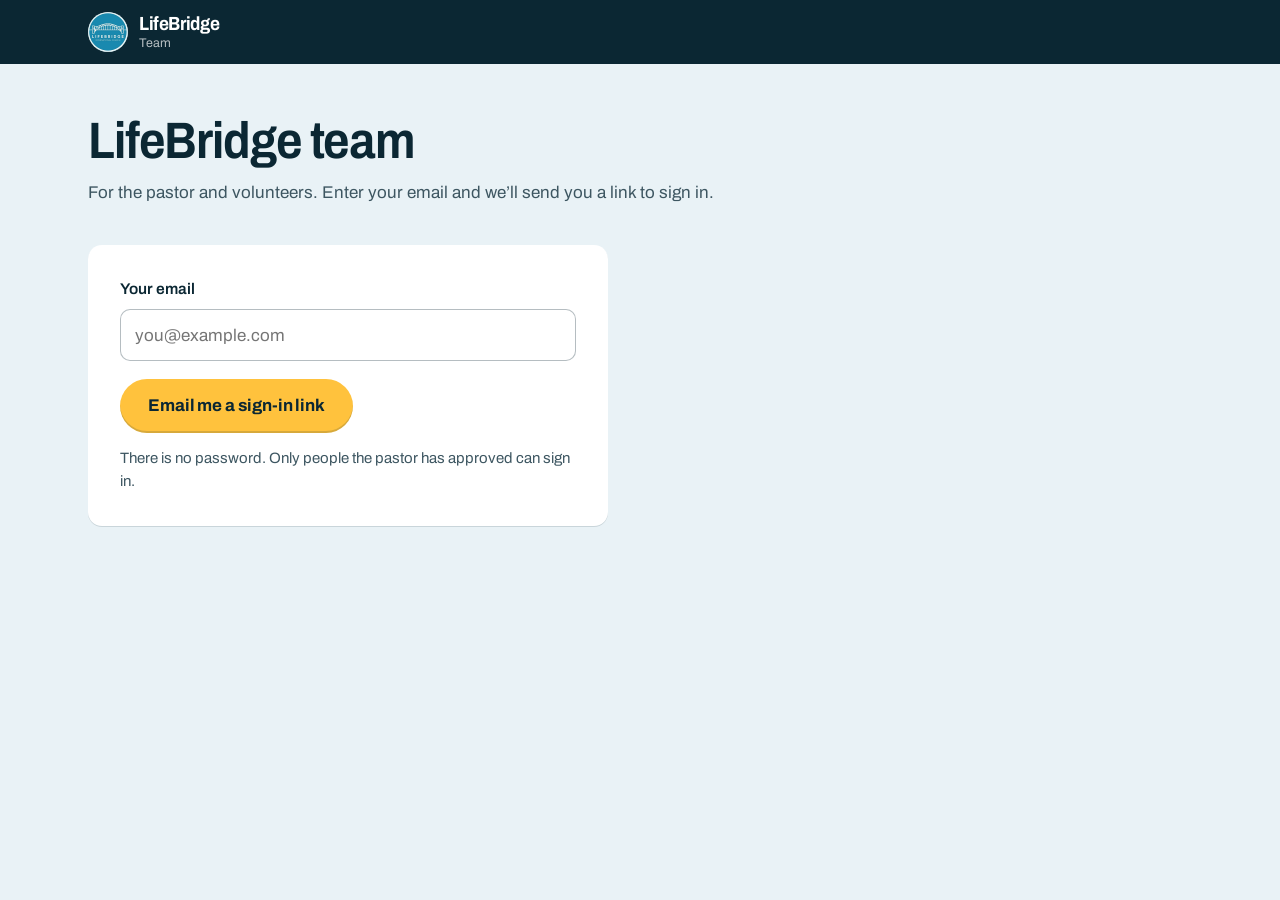
<file: admin/index.html>
<!DOCTYPE html>
<html lang="en">
<head>
<meta charset="UTF-8">
<meta name="viewport" content="width=device-width, initial-scale=1">
<title>Update the website — LifeBridge</title>
<meta name="robots" content="noindex, nofollow">
<link rel="icon" type="image/jpeg" href="../favicon.jpg">
<link rel="stylesheet" href="../assets/site.css">
<style>
  body{background:var(--mist);min-height:100vh}
  .a-head{background:var(--ink);color:#fff}
  .a-head .wrap{display:flex;align-items:center;gap:20px;height:64px}
  .a-head .brand b{color:#fff}
  .a-head .brand span span{color:rgba(255,255,255,.7)}
  .a-head .brand img{background:#fff;border-radius:50%}
  .a-head a.q,.a-head button.q{background:none;border:0;color:#fff;font-size:15.5px;text-decoration:underline;text-underline-offset:4px;cursor:pointer;padding:8px 0}
  .a-main{padding:clamp(28px,4vw,56px) 0 140px}
  .a-main h1{font-size:clamp(32px,4vw,52px)}
  .a-main .sub{margin-top:12px;color:var(--ink-2);max-width:40em}
  .agrid{display:grid;grid-template-columns:minmax(0,1fr) minmax(0,1fr);gap:20px;margin-top:clamp(24px,3vw,40px);align-items:start}
  @media (max-width:860px){.agrid{grid-template-columns:1fr}}
  .acard{background:#fff;border-radius:14px;padding:clamp(20px,2.6vw,32px);box-shadow:0 1px 0 var(--rule)}
  .acard h2{font-size:26px}
  .acard .hint{color:var(--ink-2);margin-top:8px;font-size:15.5px}
  label.f{display:block;font-weight:600;font-size:15.5px;margin:22px 0 8px}
  input[type=text],input[type=date],input[type=url],input[type=email],input[type=password]{width:100%;height:52px;border-radius:10px;border:1.5px solid rgba(11,39,51,.3);padding:0 14px;font:inherit;color:var(--ink);background:#fff}
  input:focus{outline:3px solid var(--bridge);outline-offset:1px;border-color:var(--ink)}
  .state{margin-top:14px;font-size:15.5px;color:var(--ink-2)}
  .state.bad{color:#A32A1B;font-weight:600}
  .thumb{margin-top:16px;display:grid;grid-template-columns:168px 1fr;gap:16px;align-items:center}
  .thumb img{width:168px;aspect-ratio:16/9;object-fit:cover;border-radius:8px;background:var(--mist)}
  .thumb b{display:block}
  .row-btns{display:flex;flex-wrap:wrap;gap:10px 22px;margin-top:18px;align-items:center}
  .txt{background:none;border:0;padding:0;font-weight:600;font-size:15.5px;text-decoration:underline;text-decoration-thickness:2px;text-underline-offset:5px;text-decoration-color:var(--lamp-deep);cursor:pointer;color:var(--ink)}
  .sundays{margin-top:18px;border-top:1px solid var(--rule)}
  .sundays > li{border-bottom:1px solid var(--rule);padding:14px 0}
  .sundays .line{display:flex;align-items:center;gap:16px}
  .sundays .top{flex:1;min-width:0}
  .sundays .top b{display:block;font-weight:650;font-stretch:94%;font-size:19px;letter-spacing:-.01em}
  .sundays .sum{font-size:15px;color:var(--ink-2)}
  .sundays li.off .top b{text-decoration:line-through;text-decoration-thickness:2px;color:var(--ink-2)}
  .sundays li.off .sum{color:#A32A1B;font-weight:600}
  .sundays li.chg .sum{color:var(--canal);font-weight:600}
  .seg{flex:none;display:inline-flex;border-radius:999px;background:rgba(11,39,51,.1);padding:3px}
  .seg label{position:relative;cursor:pointer}
  .seg input{position:absolute;inset:0;opacity:0;margin:0;cursor:pointer}
  .seg span{display:block;min-width:46px;text-align:center;padding:7px 12px;border-radius:999px;font-size:14.5px;font-weight:600;color:var(--ink-2);white-space:nowrap}
  .seg input:checked + span{background:#fff;color:var(--ink);box-shadow:0 1px 3px rgba(11,39,51,.25)}
  .seg label:nth-child(1) input:checked + span{background:var(--canal);color:#fff}
  .seg label:nth-child(2) input:checked + span{background:#A32A1B;color:#fff}
  .seg label:nth-child(3) input:checked + span{background:var(--lamp);color:var(--ink)}
  .seg input:focus-visible + span{outline:3px solid var(--bridge);outline-offset:2px}
  .more{margin-top:14px;padding:16px;border-radius:12px;background:var(--mist)}
  .chgbox{display:grid;grid-template-columns:minmax(0,3fr) minmax(0,2fr);gap:12px;margin-bottom:14px}
  .chgbox label,.notebox label{display:block;font-size:14.5px;font-weight:600;margin-bottom:6px}
  select{width:100%;height:48px;border-radius:10px;border:1.5px solid rgba(11,39,51,.3);padding:0 12px;font:inherit;color:var(--ink);background:#fff}
  select:focus{outline:3px solid var(--bridge);outline-offset:1px}
  .notebox .row{display:flex;justify-content:space-between;gap:12px;align-items:baseline}
  .notebox .cnt{font-size:14.5px;color:var(--ink-2);font-variant-numeric:tabular-nums}
  .notebox .cnt.full{color:#A32A1B;font-weight:600}
  .notebox input{height:48px}
  @media (max-width:520px){.chgbox{grid-template-columns:1fr}.sundays .top b{font-size:17.5px}.seg span{min-width:0;padding:7px 10px}}
  .pv{margin-top:20px}
  .pv-l{display:block;font-size:14.5px;font-weight:600;color:var(--ink-2);margin-bottom:8px}
  .pv-bar{background:var(--ink);color:#fff;border-radius:12px;padding:14px clamp(16px,2.4vw,24px);font-size:15.5px}
  .pv-bar b{font-weight:650}
  .pv-skip{color:var(--lamp);font-weight:600;margin-right:.5em}
  .pv-note{margin-top:10px;padding-top:10px;border-top:1px solid rgba(255,255,255,.18);color:var(--lamp);font-weight:600;overflow-wrap:anywhere}
  .pv-m{margin-top:10px;font-size:15px;color:var(--ink-2)}
  .pv-m b{color:var(--ink);font-weight:650}
  .pv-m b.warn{color:#A32A1B}
  .past{margin-bottom:14px;color:#A32A1B;font-weight:600;font-size:15px}
  .notebox .when{font-size:14.5px;color:var(--ink-2);margin-top:8px}
  .dock{position:fixed;left:0;right:0;bottom:0;background:#fff;border-top:1px solid var(--rule);z-index:20}
  .dock .wrap{display:flex;align-items:center;justify-content:space-between;gap:16px;padding-top:12px;padding-bottom:calc(12px + env(safe-area-inset-bottom))}
  .dock p{font-size:15.5px;color:var(--ink-2);min-width:0}
  .dock p.ok{color:#17663C;font-weight:600}
  .dock p.bad{color:#A32A1B;font-weight:600}
  .btn[disabled]{opacity:.45;cursor:default;box-shadow:none}
  .setup{max-width:560px;margin-top:clamp(24px,3vw,40px)}
  .setup details{margin-top:22px;font-size:15.5px;color:var(--ink-2)}
  .setup summary{cursor:pointer;font-weight:600;color:var(--ink)}
  .setup ol{list-style:decimal;padding-left:1.3em;margin-top:10px}
  .setup ol li{margin-top:6px}
  .atabs{display:inline-flex;margin-top:22px;border-radius:999px;background:#fff;padding:4px;box-shadow:0 1px 0 var(--rule)}
  .atabs button{border:0;background:none;border-radius:999px;padding:10px 20px;font-weight:650;font-size:16px;cursor:pointer;color:var(--ink);display:flex;align-items:center;gap:8px}
  .atabs button[aria-selected=true]{background:var(--ink);color:#fff}
  .atabs .dot{width:9px;height:9px;border-radius:50%;background:var(--lamp-deep)}
  .groups{display:grid;gap:14px;margin-top:22px;max-width:860px}
  .grp{padding:0}
  .grp summary{list-style:none;cursor:pointer;display:flex;align-items:center;gap:16px;padding:20px clamp(20px,2.6vw,32px)}
  .grp summary::-webkit-details-marker{display:none}
  .grp summary .t{flex:1;min-width:0}
  .grp summary b{display:block;font-size:21px;font-weight:650;font-stretch:92%;letter-spacing:-.015em}
  .grp summary .now{display:block;color:var(--ink-2);font-size:15.5px;margin-top:2px;overflow:hidden;text-overflow:ellipsis;white-space:nowrap}
  .grp summary::after{content:"";flex:none;width:11px;height:11px;border-right:2px solid var(--ink);border-bottom:2px solid var(--ink);transform:rotate(45deg) translate(-3px,-3px);transition:transform .2s var(--ease)}
  .grp[open] summary::after{transform:rotate(225deg) translate(-3px,-3px)}
  .tag{flex:none;font-size:13.5px;font-weight:650;border-radius:999px;padding:4px 11px;background:var(--lamp);color:var(--ink)}
  .tag.bad{background:#A32A1B;color:#fff}
  .grp .in{padding:0 clamp(20px,2.6vw,32px) clamp(22px,2.6vw,30px);border-top:1px solid var(--rule)}
  .grp .about{color:var(--ink-2);font-size:15.5px;margin-top:16px}
  .grp h3{font-size:15px;font-stretch:100%;letter-spacing:0;font-weight:650;color:var(--ink-2);margin-top:22px}
  .grp .in > h3:first-child{margin-top:16px}
  .grp .in > .fields:first-child{margin-top:-2px}
  .fields{display:grid;grid-template-columns:1fr 1fr;gap:0 16px}
  .fields .fld.wide{grid-column:1/-1}
  @media (max-width:700px){.fld.spacer{display:none}}
  @media (max-width:640px){.fields{grid-template-columns:1fr}}
  .fld label{display:block;font-weight:600;font-size:15px;margin:18px 0 7px}
  .fld .hint2{font-size:14.5px;color:var(--ink-2);margin-top:6px}
  .fld .err{font-size:14.5px;color:#A32A1B;font-weight:600;margin-top:6px}
  .fld.bad input,.fld.bad textarea{border-color:#A32A1B}
  textarea{width:100%;min-height:84px;border-radius:10px;border:1.5px solid rgba(11,39,51,.3);padding:12px 14px;font:inherit;color:var(--ink);background:#fff;resize:vertical}
  textarea:focus{outline:3px solid var(--bridge);outline-offset:1px;border-color:var(--ink)}
  .caution{margin-top:16px;font-size:14.5px;color:var(--ink-2)}
  .undo{margin-top:20px}
  .a-head .me{font-size:14.5px;color:rgba(255,255,255,.8);white-space:nowrap;overflow:hidden;text-overflow:ellipsis;min-width:0}
  @media (max-width:760px){.a-head .me{display:none}}
  .a-head a.q,.a-head button.q{white-space:nowrap}.a-head .brand{margin-right:auto}
  @media (max-width:560px){.a-head .wrap{gap:14px}.a-head a.q,.a-head button.q{font-size:14px}.a-head .brand span{display:none}}
  .acol{display:grid;gap:20px;min-width:0}
  .evs-ad .tag{margin-top:10px}.evs-ad .tag:not(.bad){display:none}
  .evs-ad .now{display:block;font-size:15px;font-weight:600;color:var(--canal);margin-top:10px}
  .evs-ad .seg button{font:inherit;border:0;background:none;cursor:pointer;min-width:58px;text-align:center;padding:7px 14px;border-radius:999px;font-size:14.5px;font-weight:600;color:var(--ink-2);white-space:nowrap}
  .evs-ad .seg button[aria-expanded=true]{background:var(--lamp);color:var(--ink);box-shadow:0 1px 3px rgba(11,39,51,.25)}
  .evs-ad .seg button:focus-visible{outline:3px solid var(--bridge);outline-offset:2px}
  .evs-ad li.ev-live .sum{color:var(--canal);font-weight:600}.evs-ad li.ev-warn .sum{color:#A32A1B;font-weight:600}
  .evs-ad .more .fields{margin-top:-8px}.evs-ad .more .fld label{margin-top:14px}.evs-ad .more input,.evs-ad .more select{background:#fff}
  .evs-ad .more .rm{margin-top:16px}
  .dock-btns{display:flex;gap:10px;align-items:center;flex:none}.dock .btn.line{background:#fff}
  .row-btns{display:flex;gap:18px;align-items:center;flex-wrap:wrap}
  @media (max-width:560px){.dock .wrap{flex-wrap:wrap}.dock-btns{width:100%;justify-content:flex-end}}
  [hidden]{display:none!important}
</style>
</head>
<body>
<header class="a-head"><div class="wrap">
  <a class="brand" href="../" aria-label="LifeBridge International Church, home"><img src="../assets/img/logo.png" width="40" height="40" alt=""><span><b>LifeBridge</b><span>Website updates</span></span></a>
  <a class="q" href="../team/">Team home</a>
  <span class="me" id="me" hidden></span>
  <button class="q" type="button" id="out" hidden>Sign out</button>
  <button class="q" type="button" id="signout" hidden>Disconnect</button>
</div></header>

<main class="a-main"><div class="wrap">

  <!-- First visit on this device -->
  <section id="setup" hidden>
    <h1>Connect the website</h1>
    <p class="sub">Publishing needs a connection to the place the website's files are kept. You do it once on each device.</p>
    <form class="acard setup" id="setup-form">
      <label class="f" for="owner" style="margin-top:0">GitHub account or organization</label>
      <input type="text" id="owner" autocomplete="off" required placeholder="for example: lifebridgeic">
      <label class="f" for="repo">Repository name</label>
      <input type="text" id="repo" autocomplete="off" required placeholder="for example: website">
      <label class="f" for="branch">Branch</label>
      <input type="text" id="branch" autocomplete="off" required value="main">
      <label class="f" for="token">Access token</label>
      <input type="password" id="token" autocomplete="off" required placeholder="github_pat_…">
      <p class="state" id="setup-state" role="status"></p>
      <div class="row-btns"><button class="btn" type="submit">Connect</button><button class="txt" type="button" id="to-look">Back</button></div>
      <details>
        <summary>Where does the access token come from?</summary>
        <ol>
          <li>On GitHub, open Settings, then Developer settings, then Personal access tokens, then Fine-grained tokens.</li>
          <li>Create a token that can reach only the website's repository.</li>
          <li>Under Repository permissions, set Contents to Read and write. Nothing else is needed.</li>
          <li>Copy the token and paste it above.</li>
        </ol>
        <p style="margin-top:10px">The token is kept in this browser on this device only. Use Disconnect to remove it.</p>
      </details>
    </form>
  </section>

  <!-- The weekly panel -->
  <section id="panel" hidden>
    <h1>Update the website</h1>
    <p class="sub">Nothing changes on the website until you press Publish.</p>

    <div class="atabs" role="tablist" aria-label="What to update">
      <button type="button" role="tab" id="tab-week" aria-controls="view-week" aria-selected="true">This week</button>
      <button type="button" role="tab" id="tab-site" aria-controls="view-site" aria-selected="false">Site details<span class="dot" id="site-dot" hidden></span></button>
    </div>

    <div id="view-week" role="tabpanel" aria-labelledby="tab-week">
    <div class="pv" aria-live="polite">
      <span class="pv-l">Preview of the banner at the top of every page</span>
      <div class="pv-bar"><p><span class="pv-skip" id="pv-skip" hidden></span>Next service: <b id="pv-next">…</b></p><p class="pv-note" id="pv-note" hidden></p></div>
      <p class="pv-m">Latest message: <b id="see-msg">…</b></p>
    </div>

    <div class="agrid">
      <div class="acol">
      <div class="acard">
        <h2>Latest message</h2>
        <p class="hint">Paste the YouTube link for the most recent Sunday message. It plays on the Visit and Watch pages.</p>
        <label class="f" for="msg">YouTube link</label>
        <input type="url" id="msg" inputmode="url" autocomplete="off" placeholder="https://www.youtube.com/watch?v=…">
        <p class="state" id="msg-state" role="status"></p>
        <div class="thumb" id="msg-thumb" hidden>
          <img id="msg-img" alt="Thumbnail of the linked video">
          <div><b>Visitors see this thumbnail on the player.</b><a class="txt" id="msg-open" target="_blank" rel="noopener">Check it on YouTube</a></div>
        </div>
        <div class="row-btns"><button class="txt" type="button" id="msg-clear">Clear the link</button></div>
      </div>
      <div id="events-slot"></div>
      </div>

      <div class="acard">
        <h2>Upcoming services</h2>
        <p class="hint">Every Sunday is on unless you switch it off. Choose Change only if a service moves to another day or time.</p>
        <ol class="sundays" id="sundays"></ol>
      </div>
    </div>
    </div>

    <div id="view-site" role="tabpanel" aria-labelledby="tab-site" hidden>
      <p class="sub" style="margin-top:22px">Clear a field to restore the original.</p>
      <div class="groups" id="groups"></div>
    </div>
  </section>

</div></main>

<div class="dock" id="dock" hidden><div class="wrap">
  <p id="status" role="status">No changes yet.</p>
  <span class="dock-btns"><button class="btn line" type="button" id="to-signin" hidden style="display:none">Connect</button>
  <button class="btn" type="button" id="publish" disabled>Publish</button></span>
</div></div>

<script src="../assets/team.js"></script>
<script>
(function(){
  var d=document, $=function(id){return d.getElementById(id)};
  var KEY='lifebridge-admin', API='https://api.github.com/repos/', FILE='settings.json', NOTE=90;
  var cfg=null, sha=null, saved={latestMessage:'',weeks:{},site:{}}, cur={latestMessage:'',weeks:{},site:{}}, ui={};

  // ---- site details: what the site says today, and the fields that can change it
  var DEF={
    'welcomeVideo':'https://www.youtube.com/watch?v=Gqqq2FBiNDA',
    'time':'10:00','place.name':'World Trade Center','place.floor':'Floor 2','place.street':'Calle 53 Este, Marbella',
    'maps.google':'https://maps.app.goo.gl/PTKHtnqcWMbLNssR7',
    'maps.apple':'https://maps.apple.com/?q=World+Trade+Center+Panama&address=Calle+53+Este,+Marbella,+Panama+City,+Panama',
    'links.email':'http://eepurl.com/djqE1j',
    'links.partner':'https://docs.google.com/forms/d/e/1FAIpQLSfW2BKaimNd6AJNrk-uCkCaw01vOY69QnP9O4kyQXNoPS-Gaw/viewform',
    'give.bank':'Banco General','give.name':'Asociacion LifeBridge International Church','give.type':'Savings (Cuenta de Ahorros)','give.number':'04-10-00-000442-3',
    'give.yappy':'Banco General, St. Georges Bank, Davivienda, Credicorp Bank, Banisi',
    'give.online':'https://ibcmworld.com/donate','give.church':'LifeBridge International Church Panama City, Panama',
    'give.check':'Payable to IBCM, mailed to PO Box 833276, Richardson, TX 75083. Write LifeBridge in the memo.',
    'give.billpay':'Pay IBCM through your bank, with LifeBridge as the account number.','give.email':'karen@ibcmworld.org',
    'forms.email':'pastor@lifebridgeic.com'
  };
  [1,2,3].forEach(function(n){['title','date','time','place','note','link','pic','img'].forEach(function(x){DEF['ev'+n+'.'+x]=''})});
  var GROUPS=[
    {id:'welcome',title:'Welcome video',fields:[
      {k:'welcomeVideo',label:'YouTube link',type:'yt',max:300,wide:1}]},
    {id:'place',title:'Time and address',fields:[
      {k:'time',label:'Sunday start time',type:'time'},{k:'place.name',label:'Building',max:60},
      {k:'place.floor',label:'Floor or room',max:30},{k:'place.street',label:'Street',max:80},
      {k:'maps.google',label:'Google Maps link',type:'url',max:500},{k:'maps.apple',label:'Apple Maps link',type:'url',max:500}],
      note:'Photos and walking directions on the site do not change.'},
    {id:'email',title:'Sign-up links',fields:[
      {k:'links.email',label:'Weekly email sign-up link',type:'url',max:500,wide:1},
      {k:'links.partner',label:'Ministry Partner Agreement link',type:'url',max:500,wide:1}],
      note:'The partner agreement is a new form each year. Paste the new link here.'},
    {id:'forms',title:'Form messages',fields:[
      {k:'forms.email',label:'Email address',type:'email',max:120,wide:1}],
      note:'A new address must confirm by email before messages arrive.'},
    {id:'give',title:'Giving',fields:[
      {h:'In Panama'},
      {k:'give.bank',label:'Bank',max:40},{k:'give.type',label:'Account type',max:50},
      {k:'give.name',label:'Account name',max:80},{k:'give.number',label:'Account number',max:40},
      {k:'give.yappy',label:'Yappy banks, separated by commas',max:200,wide:1},
      {h:'Outside Panama'},
      {k:'give.online',label:'Online giving link',type:'url',max:500},{k:'give.church',label:'Designated church name',max:100},
      {k:'give.check',label:'By check',max:200,wide:1,area:1},{k:'give.billpay',label:'Bank bill pay',max:160,wide:1,area:1},
      {k:'give.email',label:'Questions email',type:'email',max:120,wide:1}]}
  ];
  var PICS=[['','LifeBridge bridge (standard)'],['candle','Candles'],['picnic','Picnic in the park'],['lunch','Lunch table']];
  (function(){
    var f=[];
    [1,2,3].forEach(function(n){
      var p='ev'+n+'.';
      f.push({h:'Event '+n},
        {k:p+'title',label:'Name of the event',max:70},{k:p+'date',label:'Date',type:'date',max:10},
        {k:p+'time',label:'Time, for example 6:00 PM',max:30},{k:p+'place',label:'Place',max:70},
        {k:p+'note',label:'One short line (shown when it is the only event)',max:140,wide:1},
        {k:p+'link',label:'Details link (optional)',type:'url',max:500,wide:1},
        {k:p+'pic',label:'Picture',type:'pick',opts:PICS,max:20},{k:p+'img',label:'Or a link to your own picture',type:'url',max:600});
    });
    GROUPS.splice(1,0,{id:'events',title:'Upcoming events',fields:f,
      note:'An event shows on the home page and the Get involved page once it has a name and a date, and comes off by itself the day after. Leave all three empty and the section disappears. Your own picture should be wide, with nothing important near the edges and no words in it.'});
  })();
  var FIELDS={}; GROUPS.forEach(function(g){g.fields.forEach(function(f){if(f.k)FIELDS[f.k]=f})});
  function eff(k){return (k in cur.site)?cur.site[k]:DEF[k]}
  function base(){var t=eff('time');return /^\d\d:\d\d$/.test(t)?t:'10:00'}
  function problem(k,v){
    var f=FIELDS[k]; v=String(v).trim();
    if(f.type==='yt'&&!videoId(v)) return 'That does not look like a YouTube video link.';
    if(f.type==='url'&&!/^https?:\/\/\S+$/.test(v)) return 'A link starts with https:// and has no spaces.';
    if(f.type==='date'&&!/^\d{4}-\d\d-\d\d$/.test(v)) return 'Pick a date from the calendar.';
    if(f.type==='email'&&!/^[^\s@]+@[^\s@]+\.[^\s@]+$/.test(v)) return 'That does not look like an email address.';
    return '';
  }
  function cleanSite(x){
    var out={};
    Object.keys(FIELDS).sort().forEach(function(k){
      if(!(k in x)) return;
      var v=String(x[k]).replace(/\s+/g,' ').trim().slice(0,FIELDS[k].max||240);
      if(v&&v!==DEF[k]) out[k]=v;
    });
    return out;
  }
  function siteErrors(){var n=0;Object.keys(cur.site).forEach(function(k){if(FIELDS[k]&&cur.site[k].trim()&&problem(k,cur.site[k]))n++});return n}
  try{cfg=JSON.parse(localStorage.getItem(KEY)||'null')}catch(e){}

  // ---- dates, in Panama time (UTC-5 all year). The usual service is Sunday 10:00 AM = 15:00 UTC.
  var MON=['January','February','March','April','May','June','July','August','September','October','November','December'];
  var DOW=['Sunday','Monday','Tuesday','Wednesday','Thursday','Friday','Saturday'];
  var DAY=86400000, LEN=90*60000;
  function z(n){return (n<10?'0':'')+n}
  function pan(t){return new Date(t.getTime()-5*3600000)}
  function ymd(t){var p=pan(t);return p.getUTCFullYear()+'-'+z(p.getUTCMonth()+1)+'-'+z(p.getUTCDate())}
  function long(t){var p=pan(t);return DOW[p.getUTCDay()]+', '+MON[p.getUTCMonth()]+' '+p.getUTCDate()}
  function clock(hm){var h=+hm.slice(0,2);return ((h+11)%12+1)+':'+hm.slice(3)+' '+(h<12?'AM':'PM')}
  function firstSunday(){
    var now=new Date(), p=pan(now), b=base(), t=new Date(Date.UTC(p.getUTCFullYear(),p.getUTCMonth(),p.getUTCDate(),+b.slice(0,2)+5,+b.slice(3),0));
    t=new Date(t.getTime()+((7-p.getUTCDay())%7)*DAY);
    if(now-t>=LEN) t=new Date(t.getTime()+7*DAY);
    return t;
  }
  var weeks=[];
  function setWeeks(){var f=firstSunday();weeks=[];for(var i=0;i<8;i++)weeks.push(new Date(f.getTime()+i*7*DAY))}
  var TIMES=[]; (function(){for(var m=6*60;m<=21*60;m+=30)TIMES.push(z(Math.floor(m/60))+':'+z(m%60))})();

  function tidy(n){return String(n||'').replace(/\s+/g,' ').trim().slice(0,NOTE)}
  // Keep only what differs from the usual Sunday 10:00 AM
  function clean(w,keep){
    var out={};
    Object.keys(w).sort().forEach(function(k){
      if(keep&&k<keep) return;
      var v=w[k]||{}, o={}, n=tidy(v.note);
      if(v.off) o.off=true;
      else { if(v.date&&v.date!==k) o.date=v.date; if(v.time&&v.time!==base()) o.time=v.time; }
      if(n&&!v.off) o.note=n;
      if(Object.keys(o).length) out[k]=o;
    });
    return out;
  }
  function snap(x){return JSON.stringify({m:x.latestMessage.trim(),w:clean(x.weeks),s:cleanSite(x.site)})}
  function dirty(){return snap(cur)!==snap(saved)}
  function videoId(u){var m=/(?:youtu\.be\/|[?&]v=|\/(?:embed|live|shorts)\/)([\w-]{11})/.exec(u||'');return m?m[1]:''}
  // When and whether a given week meets, from the current edits
  function svc(sun){
    var k=ymd(sun), v=cur.weeks[k]||{}, date=(!v.off&&v.date)||k, time=(!v.off&&v.time)||base();
    var t=new Date(Date.UTC(+date.slice(0,4),+date.slice(5,7)-1,+date.slice(8,10),+time.slice(0,2)+5,+time.slice(3)));
    return {off:!!v.off,t:t,time:time,moved:date!==k||time!==base()};
  }

  // ---- GitHub
  function gh(path,opt){
    opt=opt||{}; opt.headers={'Authorization':'Bearer '+cfg.token,'Accept':'application/vnd.github+json','X-GitHub-Api-Version':'2022-11-28'};
    return fetch(API+encodeURIComponent(cfg.owner)+'/'+encodeURIComponent(cfg.repo)+path,opt);
  }
  function b64e(s){return btoa(unescape(encodeURIComponent(s)))}
  function b64d(s){return decodeURIComponent(escape(atob(s.replace(/\s/g,''))))}
  function load(){
    return gh('').then(function(r){
      if(r.status===401) throw new Error('That access token was not accepted. Check it was copied in full and has not expired.');
      if(r.status===404||r.status===403) throw new Error('That repository could not be reached with this token. Check the account, the repository name, and that the token covers it.');
      if(!r.ok) throw new Error('GitHub answered with an error ('+r.status+'). Try again in a minute.');
      return gh('/contents/'+FILE+'?ref='+encodeURIComponent(cfg.branch)+'&t='+Date.now());
    }).then(function(r){
      if(r.status===404){sha=null;return null}
      if(!r.ok) throw new Error('The settings file could not be read ('+r.status+'). Check the branch name.');
      return r.json();
    }).then(function(j){
      var data={latestMessage:'',weeks:{},site:{}};
      if(j){ sha=j.sha; try{
        var p=JSON.parse(b64d(j.content));
        if(typeof p.latestMessage==='string') data.latestMessage=p.latestMessage;
        if(p.weeks&&typeof p.weeks==='object') Object.keys(p.weeks).forEach(function(k){ if(/^\d{4}-\d\d-\d\d$/.test(k)&&p.weeks[k]) data.weeks[k]=p.weeks[k]; });
        if(p.site&&typeof p.site==='object') Object.keys(p.site).forEach(function(k){ if(FIELDS[k]&&typeof p.site[k]==='string') data.site[k]=p.site[k]; });
        if(Array.isArray(p.closed)) p.closed.forEach(function(k){ if(/^\d{4}-\d\d-\d\d$/.test(k)&&!data.weeks[k]) data.weeks[k]={off:true}; });
      }catch(e){} }
      cur.site=cleanSite(data.site);   // so the usual time is known before weeks are tidied
      saved={latestMessage:data.latestMessage,weeks:clean(data.weeks),site:cleanSite(data.site)};
      cur={latestMessage:data.latestMessage,weeks:JSON.parse(JSON.stringify(saved.weeks)),site:cleanSite(data.site)}; ui={};
    });
  }
  function publish(){
    var out={latestMessage:cur.latestMessage.trim(),weeks:clean(cur.weeks,ymd(weeks[0])),site:cleanSite(cur.site)};
    var body={message:'Website update from the admin page',content:b64e(JSON.stringify(out,null,2)+'\n'),branch:cfg.branch};
    if(sha) body.sha=sha;
    return gh('/contents/'+FILE,{method:'PUT',body:JSON.stringify(body)}).then(function(r){
      if(r.status===409||r.status===422) throw new Error('The settings were changed somewhere else since this page opened. Reload the page and try again.');
      if(r.status===401||r.status===403) throw new Error('The access token can no longer save. It may have expired, or it lacks permission to write. Sign out and sign in with a new one.');
      if(!r.ok) throw new Error('Publishing did not go through ('+r.status+'). Nothing was changed. Try again.');
      return r.json();
    }).then(function(j){ sha=j.content.sha; saved={latestMessage:out.latestMessage,weeks:out.weeks,site:out.site}; cur={latestMessage:out.latestMessage,weeks:JSON.parse(JSON.stringify(out.weeks)),site:JSON.parse(JSON.stringify(out.site))}; });
  }

  // ---- screens
  function show(which){ $('setup').hidden=which!=='setup'; $('panel').hidden=which!=='panel'; $('dock').hidden=which!=='panel'; $('signout').hidden=which!=='panel'; }
  function status(t,cls){var s=$('status');s.textContent=t;s.className=cls||''}

  function render(){
    // message
    var u=cur.latestMessage.trim(), id=videoId(u), st=$('msg-state');
    if($('msg').value!==cur.latestMessage) $('msg').value=cur.latestMessage;
    $('msg-thumb').hidden=!id; st.className='state';
    if(!u){ st.textContent='No link set. The site plays the newest upload on the YouTube channel on its own.'; }
    else if(!id){ st.textContent='That does not look like a YouTube video link. Copy it from the address bar or the Share button on the video.'; st.className='state bad'; }
    else { st.textContent=''; $('msg-img').src='https://i.ytimg.com/vi/'+id+'/hqdefault.jpg'; $('msg-open').href='https://www.youtube.com/watch?v='+id; }
    $('see-msg').textContent=!u?'Newest upload on the channel (automatic)':(id?'The video you linked':'Link needs fixing');
    $('see-msg').className=(u&&!id)?'warn':'';
    // weeks
    var next=null, now=new Date(), list=[];
    weeks.forEach(function(sun,i){
      var li=$('sundays').children[i], k=ymd(sun), v=cur.weeks[k]||{}, s=svc(sun);
      var mode=v.off?'off':((s.moved||v.note||ui[k]==='chg')?'chg':'on');
      li.className=mode==='on'?'':mode;
      li.querySelector('input[value='+mode+']').checked=true;
      li.querySelector('.more').hidden=mode!=='chg';
      li.querySelector('.day').value=(!v.off&&v.date)||k; li.querySelector('.time').value=s.time;
      li.querySelector('.sum').textContent=s.off?'No service. The site will say so.':(s.moved?'Moved to '+long(s.t)+' at '+clock(s.time):'Meeting at '+clock(base()));
      var inp=li.querySelector('.note'); if(inp.value!==(v.note||'')) inp.value=v.note||'';
      var c=li.querySelector('.cnt'); c.textContent=inp.value.length+' / '+NOTE; c.className='cnt'+(inp.value.length>=NOTE?' full':'');
      var gone=!s.off&&now-s.t>=LEN;
      li.querySelector('.past').hidden=!(gone&&mode==='chg');
      list.push({sun:sun,off:s.off,t:s.t,time:s.time,gone:gone,note:(!s.off&&v.note)?tidy(v.note):''});
    });
    while(list.length&&list[0].gone) list.shift();
    var first=list[0]; list.forEach(function(x){ if(!next&&!x.off) next=x; });
    weeks.forEach(function(sun,i){
      var w=$('sundays').children[i].querySelector('.when'), v=cur.weeks[ymd(sun)]||{};
      var sv=svc(sun); if(!sv.off&&now-sv.t>=LEN){w.textContent='';return}
      w.textContent=!tidy(v.note)?'':((next&&next.sun===sun)?'Showing in the banner now. See the preview above.':'Appears in the banner once this is the next service.');
    });
    $('pv-next').textContent=next?long(next.t)+', '+clock(next.time):'none in the next eight weeks';
    $('pv-skip').hidden=!(first&&first.off); $('pv-skip').textContent=(first&&first.off)?'No service '+long(first.sun)+'.':'';
    $('pv-note').hidden=!(next&&next.note); $('pv-note').textContent=(next&&next.note)?long(next.t)+': '+next.note:'';
    // site details
    var errs=siteErrors(), changed=Object.keys(cleanSite(cur.site)).filter(function(k){return !/^ev\d\./.test(k)}).length;
    GROUPS.forEach(function(g){
      var box=$('g-'+g.id), nset=0, nbad=0;
      g.fields.forEach(function(f){
        if(!f.k) return;
        var el=$('f-'+f.k), wrap=el.parentNode, raw=(f.k in cur.site)?cur.site[f.k]:null, e=raw&&raw.trim()?problem(f.k,raw):'';
        if(d.activeElement!==el) el.value=eff(f.k);
        var isSet=raw!==null&&raw.trim()!==''&&raw.trim()!==DEF[f.k];
        wrap.classList.toggle('set',isSet&&!e); wrap.classList.toggle('bad',!!e);
        wrap.querySelector('.err').textContent=e; wrap.querySelector('.err').hidden=!e;
        if(isSet) nset++; if(e) nbad++;
      });
      var tag=box.querySelector('.tag'); tag.hidden=!nset&&!nbad; tag.textContent=nbad?'Needs fixing':'Changed'; tag.className='tag'+(nbad?' bad':'');
      box.querySelector('.undo').hidden=!nset&&!nbad;
      var now2='';
      if(g.id==='welcome') now2=('welcomeVideo' in cleanSite(cur.site))?'Your video':'Original video';
      if(g.id==='place') now2=clock(base())+', '+eff('place.name')+', '+eff('place.floor');
      if(g.id==='email') now2='Weekly email and partner agreement';
      if(g.id==='forms') now2=eff('forms.email');
      if(g.id==='events'){var _t=new Date(Date.now()-5*3600000).toISOString().slice(0,10),_s=0,_d=0,_p=0;
        [1,2,3].forEach(function(n){var ti=String(eff('ev'+n+'.title')).trim(),dd=String(eff('ev'+n+'.date')).trim(),ok=/^\d{4}-\d\d-\d\d$/.test(dd),any=['time','place','note','link','img'].some(function(x){return String(eff('ev'+n+'.'+x)).trim()});
          if(ti&&ok&&dd>=_t)_s++; else if(ti&&ok)_p++; else if(ti||ok||any)_d++;});
        var _a=[]; _a.push(_s?(_s+(_s===1?' event':' events')+' showing'):'None showing'); if(_d)_a.push(_d+(_d===1?' needs':' need')+' a name and a date'); if(_p)_a.push(_p+(_p===1?' has':' have')+' passed');
        now2=_a.join(', ');}
      if(g.id==='give') now2=eff('give.bank')+', '+eff('give.number');
      box.querySelector('.now').textContent=now2;
    });
    renderEvents();
    var wv=videoId(eff('welcomeVideo')); $('wv-thumb').hidden=!wv;
    if(wv){ $('wv-img').src='https://i.ytimg.com/vi/'+wv+'/hqdefault.jpg'; $('wv-open').href='https://www.youtube.com/watch?v='+wv; }
    $('site-dot').hidden=!changed&&!errs;
    // publish
    var ch=dirty(), bad=(!!u&&!id)||errs>0;
    $('publish').disabled=!ch||bad;

    if(!$('status').classList.contains('busy')){
      if(ch||errs) status(errs?'Fix the highlighted field before publishing.':(bad?'Fix the YouTube link before publishing.':'You have changes that are not on the site yet.'),bad?'bad':'');
      else if(!$('status').classList.contains('ok')) status('No changes yet.');
    }
  }
  function field(f){
    var id='f-'+f.k, h='<div class="fld'+(f.wide?' wide':'')+'"><label for="'+id+'">'+f.label+'</label>';
    if(f.type==='time'){h+='<select id="'+id+'">';TIMES.forEach(function(hm){h+='<option value="'+hm+'">'+clock(hm)+'</option>'});h+='</select>'}
    else if(f.type==='pick'){h+='<select id="'+id+'">';f.opts.forEach(function(o){h+='<option value="'+o[0]+'">'+o[1]+'</option>'});h+='</select>'}
    else if(f.type==='date') h+='<input id="'+id+'" type="date">';
    else if(f.area) h+='<textarea id="'+id+'" maxlength="'+f.max+'" rows="2"></textarea>';
    else h+='<input id="'+id+'" type="'+(f.type==='url'||f.type==='yt'?'url':(f.type==='email'?'email':'text'))+'" maxlength="'+(f.max||240)+'" autocomplete="off">';
    return h+(f.hint?'<p class="hint2">'+f.hint+'</p>':'')+'<p class="err" hidden></p></div>';
  }
  // Upcoming events sit on the This week tab, laid out like Upcoming services: one line per event, opened to edit.
  var evOpen={};
  function wire(f,g){
    var inp=$('f-'+f.k), on=function(){
      var v=inp.value.replace(/[\r\n]+/g,' ');
      if(v.trim()===''||v.trim()===DEF[f.k]) delete cur.site[f.k]; else cur.site[f.k]=v;
      render();
    };
    inp.addEventListener(f.type==='pick'||f.type==='date'?'change':'input',on); if(f.type==='date') inp.addEventListener('input',on);
    inp.addEventListener('blur',function(){render()});
  }
  function buildEvents(g){
    var slot=$('events-slot'); slot.innerHTML='';
    var el=d.createElement('div'); el.className='acard evs-ad'; el.id='g-events';
    var h='<h2>Upcoming events</h2><p class="hint">Shown on the home page and Get involved. An event comes off by itself the day after.</p><span class="now"></span><span class="tag" hidden></span><ol class="sundays">';
    [1,2,3].forEach(function(n){
      h+='<li data-ev="'+n+'"><div class="line"><div class="top"><b></b><span class="sum"></span></div><div class="seg"><button type="button" data-eved="'+n+'" aria-expanded="false" aria-controls="evm'+n+'">Add</button></div></div><div class="more" id="evm'+n+'" hidden><div class="fields">';
      g.fields.forEach(function(f){ if(f.k&&f.k.indexOf('ev'+n+'.')===0) h+=field(f); });
      h+='</div><div class="rm"><button class="txt" type="button" data-evrm="'+n+'">Remove this event</button></div></div></li>';
    });
    h+='</ol><div class="undo" hidden><button class="txt" type="button">Remove all events</button></div>';
    el.innerHTML=h; slot.appendChild(el);
    g.fields.forEach(function(f){ if(f.k) wire(f,g); });
    el.addEventListener('click',function(e){
      var x=e.target.closest('[data-eved]'); if(x){ var n=x.getAttribute('data-eved'); evOpen[n]=!evOpen[n]; render(); if(evOpen[n]) $('f-ev'+n+'.title').focus(); return; }
      x=e.target.closest('[data-evrm]'); if(x){ var m=x.getAttribute('data-evrm'); g.fields.forEach(function(f){ if(f.k&&f.k.indexOf('ev'+m+'.')===0) delete cur.site[f.k]; }); evOpen[m]=false; render(); }
    });
    el.querySelector('.undo button').addEventListener('click',function(){ g.fields.forEach(function(f){ if(f.k) delete cur.site[f.k]; }); evOpen={}; render(); });
  }
  function renderEvents(){
    var box=$('g-events'); if(!box) return;
    var today=new Date(Date.now()-5*3600000).toISOString().slice(0,10);
    [1,2,3].forEach(function(n){
      var li=box.querySelector('li[data-ev="'+n+'"]'), ti=String(eff('ev'+n+'.title')).trim(), dd=String(eff('ev'+n+'.date')).trim(), tm=String(eff('ev'+n+'.time')).trim(), ok=/^\d{4}-\d\d-\d\d$/.test(dd);
      var any=ti||dd||['time','place','note','link','img'].some(function(x){return String(eff('ev'+n+'.'+x)).trim()});
      var when=''; if(ok){var m=dd.split('-'),dt=new Date(Date.UTC(+m[0],+m[1]-1,+m[2])); when=dt.toLocaleDateString('en-US',{weekday:'long',month:'long',day:'numeric',timeZone:'UTC'})+(tm?' at '+tm:'');}
      li.querySelector('b').textContent=ti||'Event '+n;
      var sum=!any?'Nothing set':(ti&&ok?(dd<today?'Passed. No longer showing.':when):'Needs a name and a date');
      li.querySelector('.sum').textContent=sum;
      li.className=(ti&&ok&&dd>=today)?'ev-live':(any&&!(ti&&ok)?'ev-warn':'');
      var b=li.querySelector('[data-eved]'); b.textContent=evOpen[n]?'Close':(any?'Edit':'Add'); b.setAttribute('aria-expanded',!!evOpen[n]);
      li.querySelector('.more').hidden=!evOpen[n];
    });
  }
  function buildGroups(){
    var box=$('groups'); box.innerHTML='';
    GROUPS.forEach(function(g){
      if(g.id==='events'){ buildEvents(g); return; }
      var el=d.createElement('details'); el.className='acard grp'; el.id='g-'+g.id;
      var h='<summary><span class="t"><b>'+g.title+'</b><span class="now"></span></span><span class="tag" hidden></span></summary><div class="in">', open=false;
      g.fields.forEach(function(f){
        if(f.h){ h+=(open?'</div>':'')+'<h3>'+f.h+'</h3>'; open=false; return; }
        if(f.spacer){ h+='<div class="fld spacer"></div>'; return; }
        if(!open){ h+='<div class="fields">'; open=true; }
        h+=field(f);
      });
      h+=(open?'</div>':'');
      if(g.id==='welcome') h+='<div class="thumb" id="wv-thumb" hidden><img id="wv-img" alt="Thumbnail of the welcome video"><div><b>The home page shows this video and its thumbnail.</b><a class="txt" id="wv-open" target="_blank" rel="noopener">Check it on YouTube</a></div></div>';
      if(g.note) h+='<p class="caution">'+g.note+'</p>';
      h+='<div class="undo" hidden><button class="txt" type="button">Reset this section</button></div></div>';
      el.innerHTML=h; box.appendChild(el);
      g.fields.forEach(function(f){
        if(!f.k) return;
        var inp=$('f-'+f.k), on=function(){
          var v=inp.value.replace(/[\r\n]+/g,' ');
          if(v.trim()===''||v.trim()===DEF[f.k]) delete cur.site[f.k]; else cur.site[f.k]=v;
          if(f.k==='time'){ setWeeks(); build(); }
          render();
        };
        inp.addEventListener((f.type==='time'||f.type==='pick')?'change':'input',on);
        inp.addEventListener('blur',function(){render()});
      });
      el.querySelector('.undo button').addEventListener('click',function(){
        g.fields.forEach(function(f){ if(f.k) delete cur.site[f.k]; });
        if(g.id==='place'){ setWeeks(); build(); }
        render();
      });
    });
  }
  function tab(which){
    $('view-week').hidden=which!=='week'; $('view-site').hidden=which!=='site';
    $('tab-week').setAttribute('aria-selected',which==='week'); $('tab-site').setAttribute('aria-selected',which==='site');
  }
  function build(){
    var ol=$('sundays'); ol.innerHTML='';
    weeks.forEach(function(sun,i){
      var li=d.createElement('li'), k=ymd(sun), days='', times='';
      var today=ymd(new Date());
      for(var n=6;n>=0;n--){var t=new Date(sun.getTime()-n*DAY);days+='<option value="'+ymd(t)+'"'+(ymd(t)<today?' disabled':'')+'>'+long(t)+(n?'':' (usual)')+'</option>'}
      TIMES.forEach(function(hm){times+='<option value="'+hm+'">'+clock(hm)+(hm===base()?' (usual)':'')+'</option>'});
      li.innerHTML='<div class="line"><div class="top"><b></b><span class="sum"></span></div>'+
        '<div class="seg" role="radiogroup"><label><input type="radio" name="m'+i+'" value="on"><span>On</span></label><label><input type="radio" name="m'+i+'" value="off"><span>Off</span></label><label><input type="radio" name="m'+i+'" value="chg"><span>Change</span></label></div></div>'+
        '<div class="more" hidden><p class="past" hidden>That day and time have already passed, so the site skips to the next service.</p><div class="chgbox"><div><label for="d'+i+'">Day</label><select class="day" id="d'+i+'">'+days+'</select></div><div><label for="t'+i+'">Start time</label><select class="time" id="t'+i+'">'+times+'</select></div></div>'+
        '<div class="notebox"><div class="row"><label for="n'+i+'">Note for visitors, if you want one</label><span class="cnt"></span></div><input class="note" id="n'+i+'" type="text" maxlength="'+NOTE+'" autocomplete="off" placeholder="One short sentence"><p class="when"></p></div></div>';
      li.querySelector('b').textContent=long(sun);
      li.querySelector('.seg').setAttribute('aria-label','Service on '+long(sun));
      function get(){return cur.weeks[k]||(cur.weeks[k]={})}
      [].forEach.call(li.querySelectorAll('.seg input'),function(r){r.addEventListener('change',function(){
        var v=get(); ui[k]=r.value;
        if(r.value==='off'){v.off=true;delete v.note}
        else{delete v.off; if(r.value==='on'){delete v.date;delete v.time;delete v.note}}
        render();
      })});
      li.querySelector('.day').addEventListener('change',function(e){var v=get();if(e.target.value===k)delete v.date;else v.date=e.target.value;render()});
      li.querySelector('.time').addEventListener('change',function(e){var v=get();if(e.target.value===base())delete v.time;else v.time=e.target.value;render()});
      li.querySelector('.note').addEventListener('input',function(e){var v=get(),n=e.target.value.replace(/[\r\n]+/g,' ').slice(0,NOTE);if(n)v.note=n;else delete v.note;render()});
      ol.appendChild(li);
    });
  }
  // Looking around: opens the page with what is on the site now, without the access token. Nothing can be published.
  var preview=false, stash=null;
  function look(){
    preview=true; show('panel'); $('signout').hidden=true;
    var done=function(p){
      var data={latestMessage:'',weeks:{},site:{}};
      try{ if(p){
        if(typeof p.latestMessage==='string') data.latestMessage=p.latestMessage;
        if(p.weeks&&typeof p.weeks==='object') Object.keys(p.weeks).forEach(function(k){ if(/^\d{4}-\d\d-\d\d$/.test(k)&&p.weeks[k]) data.weeks[k]=p.weeks[k]; });
        if(p.site&&typeof p.site==='object') Object.keys(p.site).forEach(function(k){ if(FIELDS[k]&&typeof p.site[k]==='string') data.site[k]=p.site[k]; });
      } }catch(e){}
      cur.site=cleanSite(data.site);
      saved={latestMessage:data.latestMessage,weeks:clean(data.weeks),site:cleanSite(data.site)};
      cur={latestMessage:data.latestMessage,weeks:JSON.parse(JSON.stringify(saved.weeks)),site:cleanSite(data.site)}; ui={};
      $('msg').value=cur.latestMessage; setWeeks(); build(); buildGroups(); render();
    };
    fetch('../settings.json',{cache:'no-store'}).then(function(r){return r.ok?r.json():null}).then(done,function(){done(null)});
  }
  function enter(){
    show('panel'); status('Loading the current settings…','busy'); $('publish').disabled=true;
    return load().then(function(){ setWeeks(); build(); buildGroups(); status('No changes yet.'); render(); });
  }

  $('tab-week').addEventListener('click',function(){tab('week')});
  $('tab-site').addEventListener('click',function(){tab('site')});
  $('msg').addEventListener('input',function(){cur.latestMessage=$('msg').value;render()});
  $('msg-clear').addEventListener('click',function(){cur.latestMessage='';render();$('msg').focus()});
  $('publish').addEventListener('click',function(){
    if(preview){ stash={latestMessage:cur.latestMessage,weeks:JSON.parse(JSON.stringify(cur.weeks)),site:JSON.parse(JSON.stringify(cur.site))}; show('setup'); $('signout').hidden=true; return; }
    $('publish').disabled=true; status('Publishing…','busy');
    publish().then(function(){
      var n=new Date(); status('Published at '+n.toLocaleTimeString([], {hour:'numeric',minute:'2-digit'})+'. The website catches up within a few minutes.','ok'); ui={}; render();
    }).catch(function(e){ status(e.message,'bad'); $('publish').disabled=false; });
  });
  $('signout').addEventListener('click',function(){
    if(dirty()&&!confirm('You have changes that are not published. Sign out anyway?')) return;
    localStorage.removeItem(KEY); cfg=null; $('token').value=''; look();
  });
  $('setup-form').addEventListener('submit',function(e){
    e.preventDefault();
    cfg={owner:$('owner').value.trim(),repo:$('repo').value.trim(),branch:$('branch').value.trim()||'main',token:$('token').value.trim()};
    var st=$('setup-state'); st.className='state'; st.textContent='Checking…';
    load().then(function(){ preview=false; localStorage.setItem(KEY,JSON.stringify(cfg)); st.textContent=''; if(stash){cur=stash;stash=null;$('msg').value=cur.latestMessage} show('panel'); setWeeks(); build(); buildGroups(); status('No changes yet.'); render(); })
      .catch(function(err){ st.textContent=err.message; st.className='state bad'; });
  });
  window.addEventListener('beforeunload',function(e){ if(cfg&&!$('panel').hidden&&dirty()){e.preventDefault();e.returnValue='';} });

  var ME=window.Team.guard('../team/',true); if(!ME) return; window.Team.head(ME,'../team/');
  if(cfg&&cfg.token){
    enter().catch(function(e){ show('setup'); $('owner').value=cfg.owner||''; $('repo').value=cfg.repo||''; $('branch').value=cfg.branch||'main'; var st=$('setup-state'); st.textContent=e.message; st.className='state bad'; });
  } else look();
  $('to-look').addEventListener('click',function(){ var s=stash; stash=null; if(preview&&s){ show('panel'); $('signout').hidden=true; cur=s; $('msg').value=cur.latestMessage; setWeeks(); build(); buildGroups(); render(); } else look(); });
})();
</script>
</body>
</html>
</file>
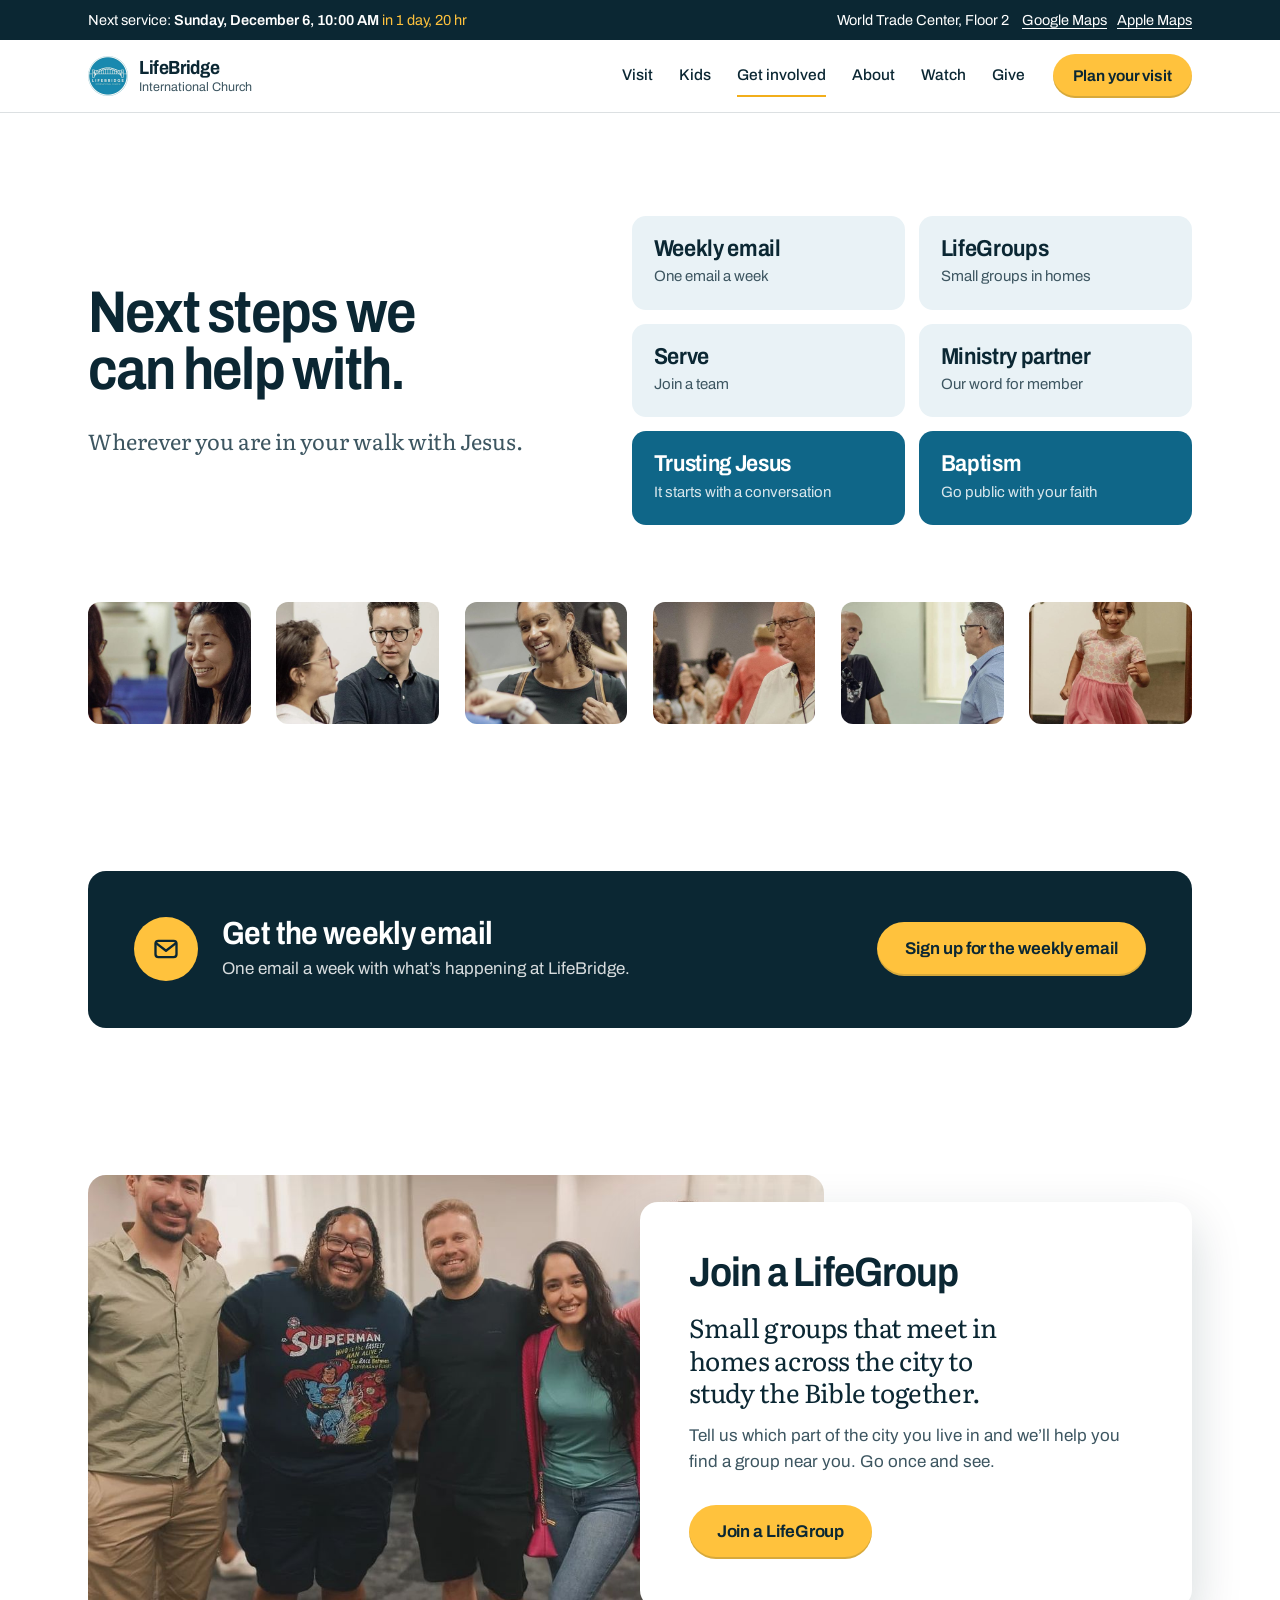
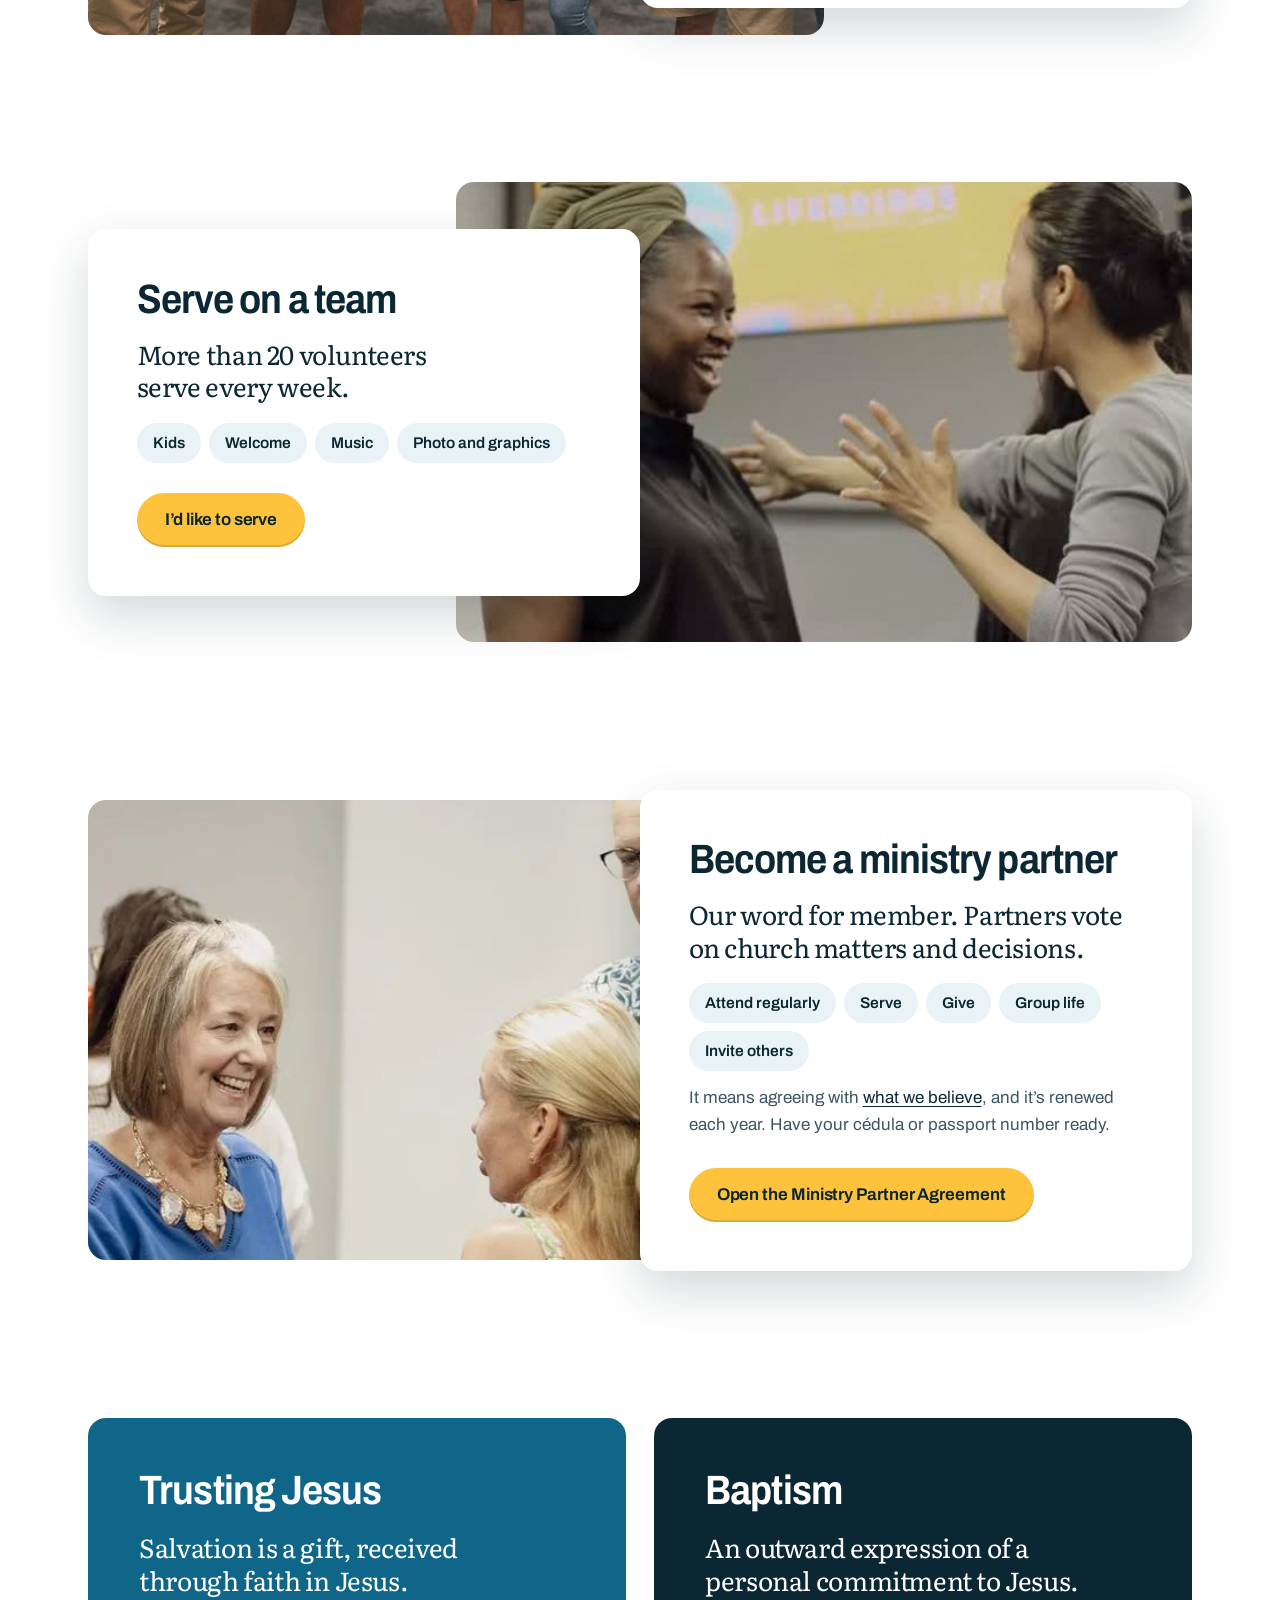
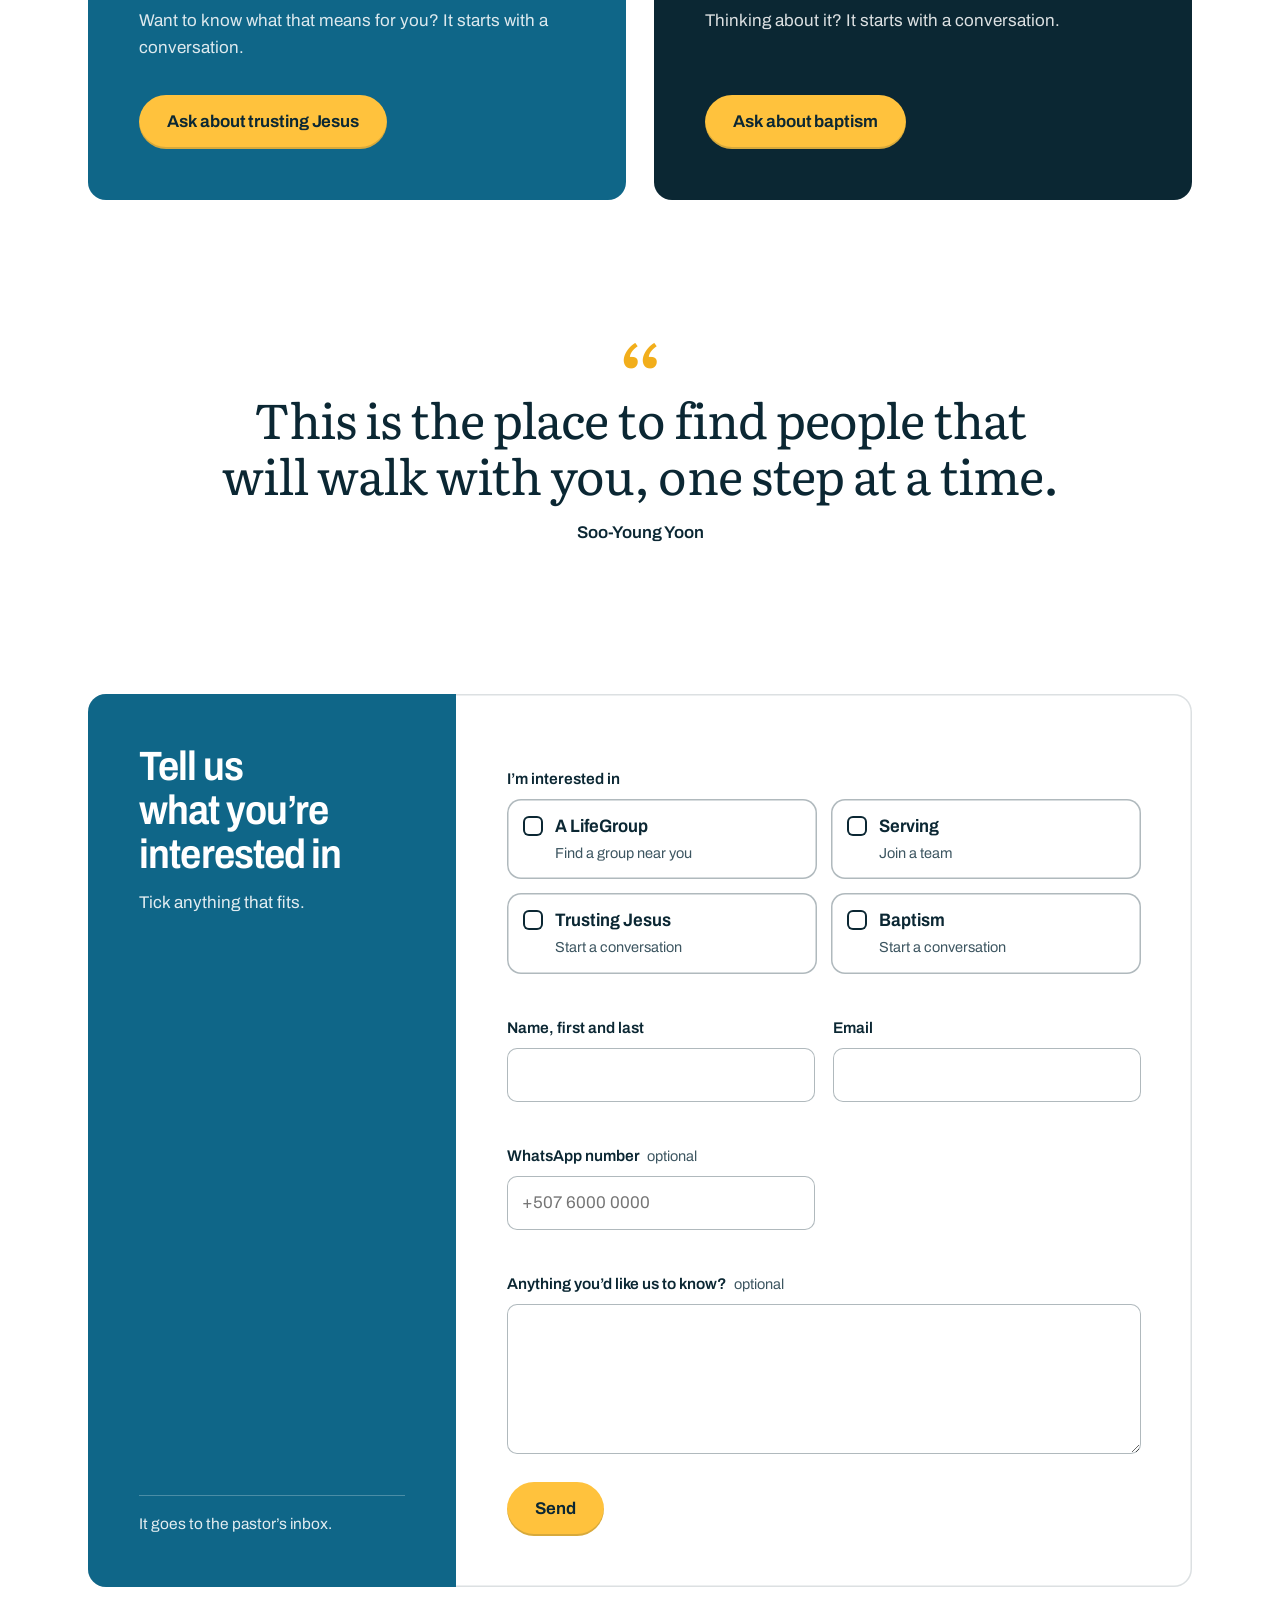
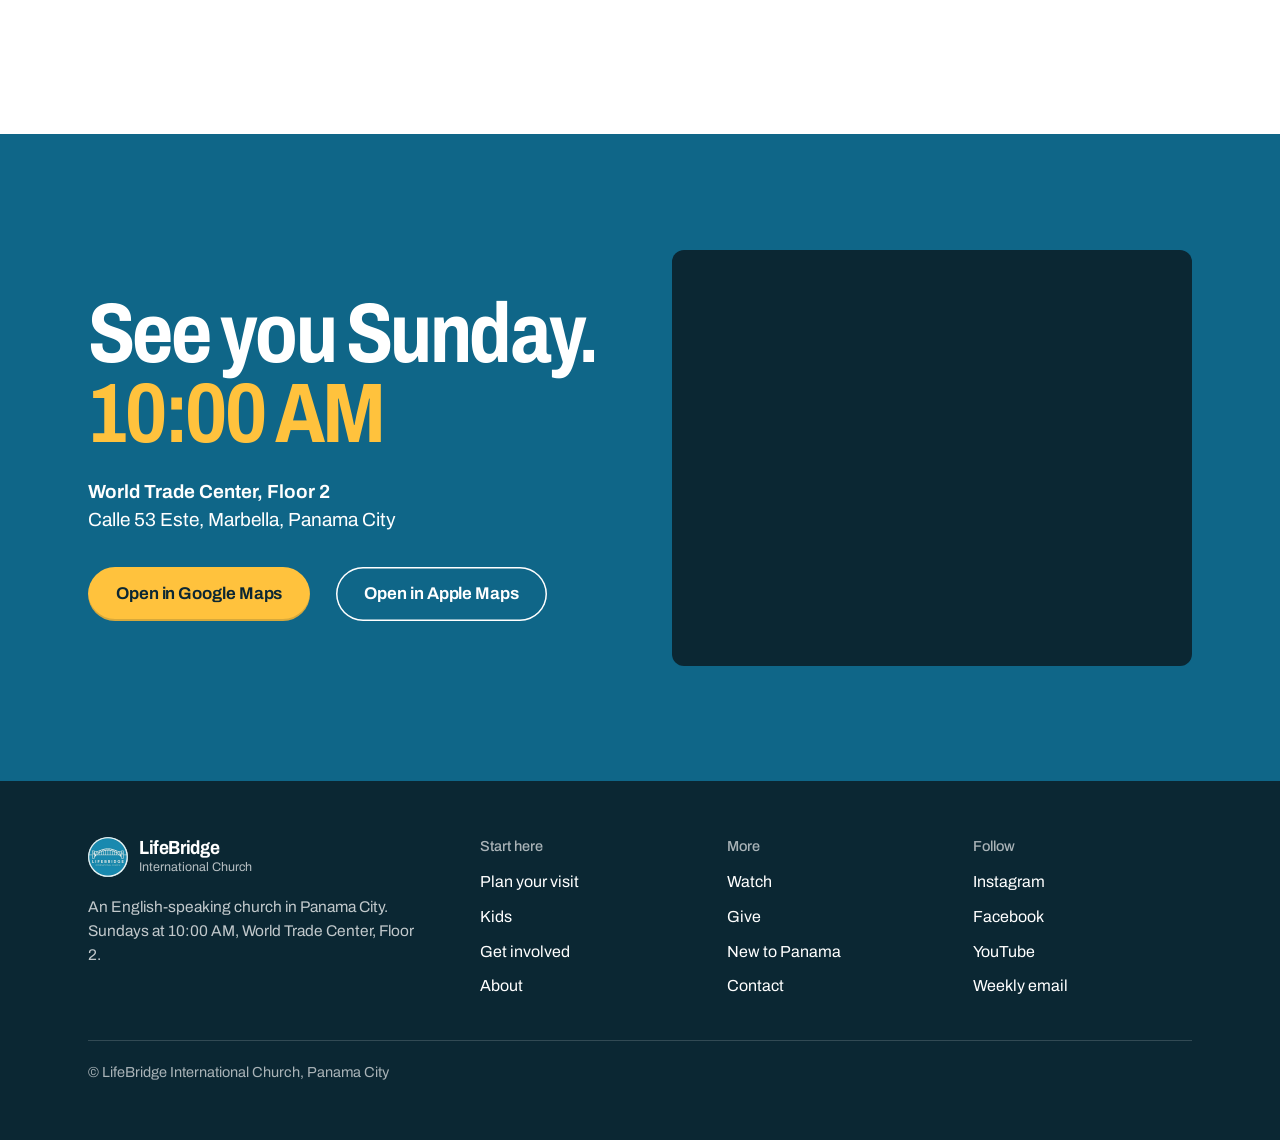
<file: community/index.html>
<!DOCTYPE html>
<html lang="en">
<head>
<meta charset="UTF-8">
<meta name="viewport" content="width=device-width, initial-scale=1">
<title>Get Involved: LifeGroups, Serving, Baptism &amp; Membership — LifeBridge International Church, Panama City</title>
<meta name="description" content="Next steps at LifeBridge International Church in Panama City: the weekly email, LifeGroups, serving, ministry partnership, trusting Jesus and baptism.">
<link rel="canonical" href="https://lifebridgeic.com/community">
<meta property="og:type" content="website">
<meta property="og:site_name" content="LifeBridge International Church">
<meta property="og:title" content="Get Involved: LifeGroups, Serving, Baptism &amp; Membership — LifeBridge International Church, Panama City">
<meta property="og:description" content="Next steps at LifeBridge International Church in Panama City: the weekly email, LifeGroups, serving, ministry partnership, trusting Jesus and baptism.">
<meta property="og:image" content="https://lifebridgeic.com/assets/img/group-wide.jpg">
<meta name="theme-color" content="#0B2733">
<link rel="icon" type="image/jpeg" href="../favicon.jpg">
<link rel="preload" href="../assets/fonts/archivo.woff2" as="font" type="font/woff2" crossorigin>
<link rel="stylesheet" href="../assets/site.css">
</head>
<body class="p-community airy">
<a class="skip" href="#main">Skip to content</a>
<div class="strip"><div class="wrap">
  <span class="next"><span class="nosvc" data-skip hidden></span>Next service: <b><span data-date>Every Sunday</span>, <span data-time>10:00 AM</span></b> <span data-count></span></span>
  <span class="where"><span data-s="place.name">World Trade Center</span>, <span data-s="place.floor">Floor 2</span> <a data-link="maps.google" href="https://maps.app.goo.gl/PTKHtnqcWMbLNssR7" target="_blank" rel="noopener noreferrer">Google Maps</a><a data-link="maps.apple" href="https://maps.apple.com/?q=World+Trade+Center+Panama&amp;address=Calle+53+Este,+Marbella,+Panama+City,+Panama" target="_blank" rel="noopener noreferrer">Apple Maps</a></span>
</div><p class="notice wrap" data-notice hidden></p></div>
<header class="head"><div class="wrap">
  <a class="brand" href="../" aria-label="LifeBridge International Church, home"><img src="../assets/img/logo.png" width="40" height="40" alt=""><span><b>LifeBridge</b><span>International Church</span></span></a>
  <nav class="nav" aria-label="Main"><a href="../visit/">Visit</a><a href="../kids/">Kids</a><a href="../community/" aria-current=page>Get involved</a><a href="../about/">About</a><a href="../watch/">Watch</a><a href="../give/">Give</a></nav>
  <a class="btn small" href="../visit/">Plan your visit</a>
  <button class="menu-btn" type="button" aria-expanded="false" aria-controls="drawer">Menu</button>
</div></header>
<div class="drawer" id="drawer" role="dialog" aria-modal="true" aria-label="Menu">
  <button class="close" type="button">Close</button>
  <nav aria-label="All pages"><a href="../visit/">Plan your visit</a><a href="../kids/">Kids</a><a href="../community/">Get involved</a><a href="../about/">About</a><a href="../watch/">Watch</a><a href="../give/">Give</a><a href="../new-to-panama/">New to Panama</a><a href="../contact/">Contact</a></nav>
  <a class="btn" href="../visit/">Plan your visit</a>
  <p>Sundays, <span data-s="time">10:00 AM</span>. <span data-s="place.name">World Trade Center</span>, <span data-s="place.floor">Floor 2</span>, <span data-s="place.street">Calle 53 Este, Marbella</span>.</p>
</div>
<main id="main">
<section class="hero six6"><div class="wrap grid">
  <div><h1>Next steps we can help with.</h1><p class="lede">Wherever you are in your walk with Jesus.</p></div>
  <nav class="six" aria-label="Next steps"><a href="#email"><b>Weekly email</b><span>One email a week</span></a><a href="#lifegroups"><b>LifeGroups</b><span>Small groups in homes</span></a><a href="#serve"><b>Serve</b><span>Join a team</span></a><a href="#partner"><b>Ministry partner</b><span>Our word for member</span></a><a class="f" href="#jesus"><b>Trusting Jesus</b><span>It starts with a conversation</span></a><a class="f" href="#baptism"><b>Baptism</b><span>Go public with your faith</span></a></nav>
</div><div class="wrap"><div class="facerow"><figure><img src="../assets/img/face-1.jpg" width="520" height="693" alt="A member mid-conversation after the service" fetchpriority="high"></figure><figure><img src="../assets/img/face-2.jpg" width="520" height="693" alt="Two members talking on a Sunday morning" fetchpriority="high"></figure><figure><img src="../assets/img/face-4.jpg" width="520" height="693" alt="A member with a coffee before the service" fetchpriority="high"></figure><figure><img src="../assets/img/face-5.jpg" width="520" height="693" alt="Two members greeting each other" fetchpriority="high"></figure><figure><img src="../assets/img/face-6.jpg" width="520" height="693" alt="Two members talking by the chairs" fetchpriority="high"></figure><figure><img src="../assets/img/face-3.jpg" width="520" height="693" alt="A child arriving on a Sunday morning" fetchpriority="high"></figure></div></div></section>
<section class="sec evs" id="events" data-events hidden aria-labelledby="evs-h"><div class="wrap"><h2 id="evs-h">Upcoming events</h2><div class="evs-list"></div></div></section>

<section class="sec nopb" id="email"><div class="wrap"><div class="mailbar"><span class="env" aria-hidden="true"><svg width="28" height="28" viewBox="0 0 24 24" fill="none" stroke="#0B2733" stroke-width="2" stroke-linecap="round" stroke-linejoin="round"><rect x="3" y="5" width="18" height="14" rx="2.5"/><path d="M3.5 7l8.5 6.5L20.5 7"/></svg></span><div><h2>Get the weekly email</h2><p>One email a week with what&rsquo;s happening at LifeBridge.</p></div><a class="btn" data-link="links.email" href="http://eepurl.com/djqE1j" target="_blank" rel="noopener noreferrer">Sign up for the weekly email</a></div></div></section>
<section class="sec" id="lifegroups"><div class="wrap"><div class="ov">
  <img src="../assets/img/community-hero.jpg" width="1100" height="756" alt="A group of friends from LifeBridge after a Sunday service" loading="lazy" decoding="async">
  <div class="c"><h2>Join a LifeGroup</h2><p class="statement">Small groups that meet in homes across the city to study the Bible together.</p><p class="after-st">Tell us which part of the city you live in and we&rsquo;ll help you find a group near you. Go once and see.</p><div class="actions"><a class="btn" href="#join" data-pick="lifegroup">Join a LifeGroup</a></div></div>
</div></div></section>
<section class="sec nopt" id="serve"><div class="wrap"><div class="ov flip">
  <img src="../assets/img/community-serving.jpg" width="640" height="480" alt="Two members greeting each other warmly before a service" loading="lazy" decoding="async">
  <div class="c"><h2>Serve on a team</h2><p class="statement">More than 20 volunteers serve every week.</p><ul class="short"><li>Kids</li><li>Welcome</li><li>Music</li><li>Photo and graphics</li></ul><div class="actions"><a class="btn" href="#join" data-pick="serve">I&rsquo;d like to serve</a></div></div>
</div></div></section>
<section class="sec nopt" id="partner"><div class="wrap"><div class="ov">
  <img src="../assets/img/about-talking.jpg" width="640" height="480" alt="Members talking together after the service" loading="lazy" decoding="async">
  <div class="c"><h2>Become a ministry partner</h2><p class="statement">Our word for member. Partners vote on church matters and decisions.</p><ul class="short"><li>Attend regularly</li><li>Serve</li><li>Give</li><li>Group life</li><li>Invite others</li></ul><p class="after-st">It means agreeing with <a href="../about/#beliefs">what we believe</a>, and it&rsquo;s renewed each year. Have your c&eacute;dula or passport number ready.</p><div class="actions"><a class="btn" data-link="links.partner" href="https://docs.google.com/forms/d/e/1FAIpQLSfW2BKaimNd6AJNrk-uCkCaw01vOY69QnP9O4kyQXNoPS-Gaw/viewform" target="_blank" rel="noopener noreferrer">Open the Ministry Partner Agreement</a></div></div>
</div></div></section>
<section class="sec nopt"><div class="wrap"><div class="fcards">
  <div class="a" id="jesus"><h2>Trusting Jesus</h2><p class="statement">Salvation is a gift, received through faith in Jesus.</p><p class="s">Want to know what that means for you? It starts with a conversation.</p><div class="actions"><a class="btn" href="#join" data-pick="jesus">Ask about trusting Jesus</a></div></div>
  <div class="b" id="baptism"><h2>Baptism</h2><p class="statement">An outward expression of a personal commitment to Jesus.</p><p class="s">Thinking about it? It starts with a conversation.</p><div class="actions"><a class="btn" href="#join" data-pick="baptism">Ask about baptism</a></div></div>
</div></div></section>
<section class="rev3 quiet" aria-label="What a member said"><div class="wrap"><span class="qmark" aria-hidden="true">&ldquo;</span><p class="qbig">This is the place to find people that will walk with you, one step at a time.</p><p class="qwho">Soo-Young Yoon</p></div></section>
<section class="sec" id="join"><div class="wrap"><div class="formsplit">
  <div class="side"><div><h2>Tell us what you&rsquo;re interested in</h2><p>Tick anything that fits.</p></div><p class="sidenote">It goes to the pastor&rsquo;s inbox.</p></div>
  <div class="main"><form class="form" data-form data-subject="Get involved: sign-up from the website">
  <fieldset class="fi"><legend>I&rsquo;m interested in</legend><div class="checks ticks">
    <label><input type="checkbox" name="Interested in a LifeGroup" value="Yes" data-pick="lifegroup"><span><b>A LifeGroup</b><small>Find a group near you</small></span></label>
    <label><input type="checkbox" name="Interested in serving" value="Yes" data-pick="serve"><span><b>Serving</b><small>Join a team</small></span></label>
    <label><input type="checkbox" name="Interested in trusting Jesus" value="Yes" data-pick="jesus"><span><b>Trusting Jesus</b><small>Start a conversation</small></span></label>
    <label><input type="checkbox" name="Interested in baptism" value="Yes" data-pick="baptism"><span><b>Baptism</b><small>Start a conversation</small></span></label>
  </div></fieldset>
  <div class="row2">
    <div class="fi"><label for="g-name">Name, first and last</label><input id="g-name" name="name" type="text" required maxlength="80" autocomplete="name"></div>
    <div class="fi"><label for="g-email">Email</label><input id="g-email" name="email" type="email" required maxlength="120" autocomplete="email"></div>
  </div>
  <div class="row2">
    <div class="fi"><label for="g-wa">WhatsApp number <span class="opt" data-opt-unless="lifegroup">optional</span></label><input id="g-wa" name="WhatsApp" type="tel" data-req-if="lifegroup" maxlength="30" autocomplete="tel" placeholder="+507 6000 0000"></div>
    <div class="fi" data-if="lifegroup" hidden><label for="g-hood">Part of the city you live in</label><input id="g-hood" name="Area of the city" type="text" required disabled maxlength="80" placeholder="For example, Costa del Este"></div>
  </div>
  <div class="fi"><label for="g-note">Anything you&rsquo;d like us to know? <span class="opt">optional</span></label><textarea id="g-note" name="Note" maxlength="600" rows="3"></textarea></div>
  <details class="more" data-if="lifegroup" hidden><summary>Would you host or lead a LifeGroup? (optional)</summary><div class="row2">
    <fieldset class="fi"><legend>Would you host a group? <span class="opt">optional</span></legend><div class="pick"><label><input type="radio" name="Interested in hosting" value="Yes"><span>Yes</span></label><label><input type="radio" name="Interested in hosting" value="No"><span>No</span></label><label><input type="radio" name="Interested in hosting" value="Maybe"><span>Maybe</span></label></div></fieldset>
    <fieldset class="fi"><legend>Would you lead a group? <span class="opt">optional</span></legend><div class="pick"><label><input type="radio" name="Interested in leading" value="Yes"><span>Yes</span></label><label><input type="radio" name="Interested in leading" value="No"><span>No</span></label><label><input type="radio" name="Interested in leading" value="Maybe"><span>Maybe</span></label></div></fieldset>
  </div></details>
  <input class="hp" type="text" name="_honey" tabindex="-1" autocomplete="off" aria-hidden="true">
  <div class="send"><button class="btn" type="submit">Send</button></div>
  <p class="form-err" role="alert" hidden></p>
</form>
<div class="form-done" role="status" hidden><h3>Sent.</h3><p>Thank you. It has gone to the pastor&rsquo;s inbox.</p></div></div>
</div></div></section><section id="sunday" class="sec blue close on-dark" aria-labelledby="close-h"><div class="wrap">
  <div>
    <h2 id="close-h">See you <span data-day>Sunday</span>. <span class="y" data-time>10:00 AM</span></h2>
    <address><b><span data-s="place.name">World Trade Center</span>, <span data-s="place.floor">Floor 2</span></b><span data-s="place.street">Calle 53 Este, Marbella</span>, Panama City</address>
    <div class="actions"><a class="btn" data-link="maps.google" href="https://maps.app.goo.gl/PTKHtnqcWMbLNssR7" target="_blank" rel="noopener noreferrer">Open in Google Maps</a><a class="btn line" data-link="maps.apple" href="https://maps.apple.com/?q=World+Trade+Center+Panama&amp;address=Calle+53+Este,+Marbella,+Panama+City,+Panama" target="_blank" rel="noopener noreferrer">Open in Apple Maps</a></div>
  </div>
  <div class="map"><iframe data-mapframe loading="lazy" referrerpolicy="no-referrer-when-downgrade" title="Map to LifeBridge International Church" src="https://www.google.com/maps?q=World+Trade+Center+Panama+Calle+53+Este+Marbella&amp;z=14&amp;output=embed"></iframe></div>
  
</div></section>
</main>
<footer class="foot"><div class="wrap">
  <div><a class="brand" href="../" aria-label="LifeBridge International Church, home"><img src="../assets/img/logo.png" width="40" height="40" alt=""><span><b>LifeBridge</b><span>International Church</span></span></a><p>An English-speaking church in Panama City. Sundays at <span data-s="time">10:00 AM</span>, <span data-s="place.name">World Trade Center</span>, <span data-s="place.floor">Floor 2</span>.</p></div>
  <div><h3>Start here</h3><ul><li><a href="../visit/">Plan your visit</a></li><li><a href="../kids/">Kids</a></li><li><a href="../community/">Get involved</a></li><li><a href="../about/">About</a></li></ul></div>
  <div><h3>More</h3><ul><li><a href="../watch/">Watch</a></li><li><a href="../give/">Give</a></li><li><a href="../new-to-panama/">New to Panama</a></li><li><a href="../contact/">Contact</a></li></ul></div>
  <div><h3>Follow</h3><ul><li><a href="https://www.instagram.com/lifebridgeic" target="_blank" rel="noopener noreferrer">Instagram</a></li><li><a href="https://www.facebook.com/lifebridgeic" target="_blank" rel="noopener noreferrer">Facebook</a></li><li><a href="https://www.youtube.com/channel/UC1uYoyE02tunZLR449S-I2g" target="_blank" rel="noopener noreferrer">YouTube</a></li><li><a data-link="links.email" href="http://eepurl.com/djqE1j" target="_blank" rel="noopener noreferrer">Weekly email</a></li></ul></div>
  <p class="legal">© LifeBridge International Church, Panama City</p>
</div></footer>
<div class="bar"><span><b>Sundays, <span data-s="time">10:00 AM</span></b><span data-s="place.name">World Trade Center</span>, <span data-s="place.floor">Floor 2</span></span><a class="btn small" href="../visit/">Plan your visit</a></div>
<script src="../assets/site.js" defer></script>
</body>
</html>
</file>
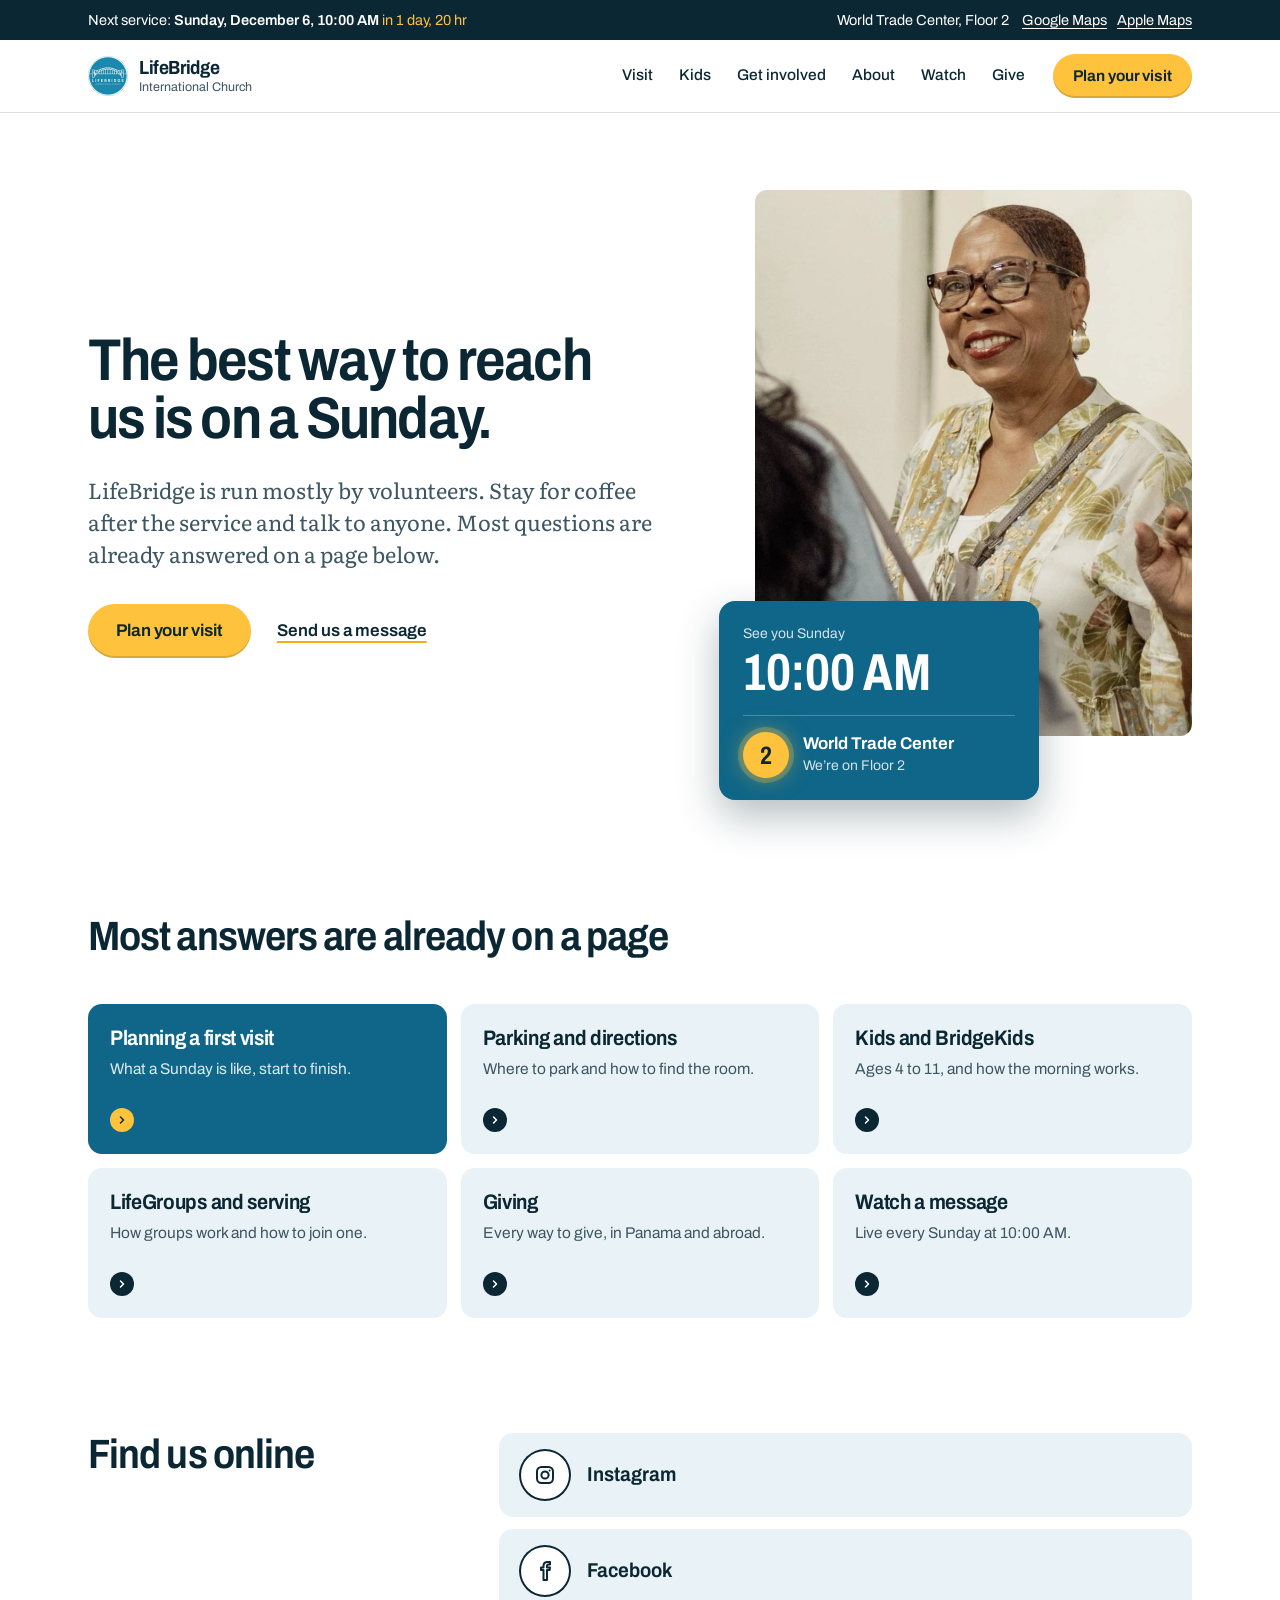
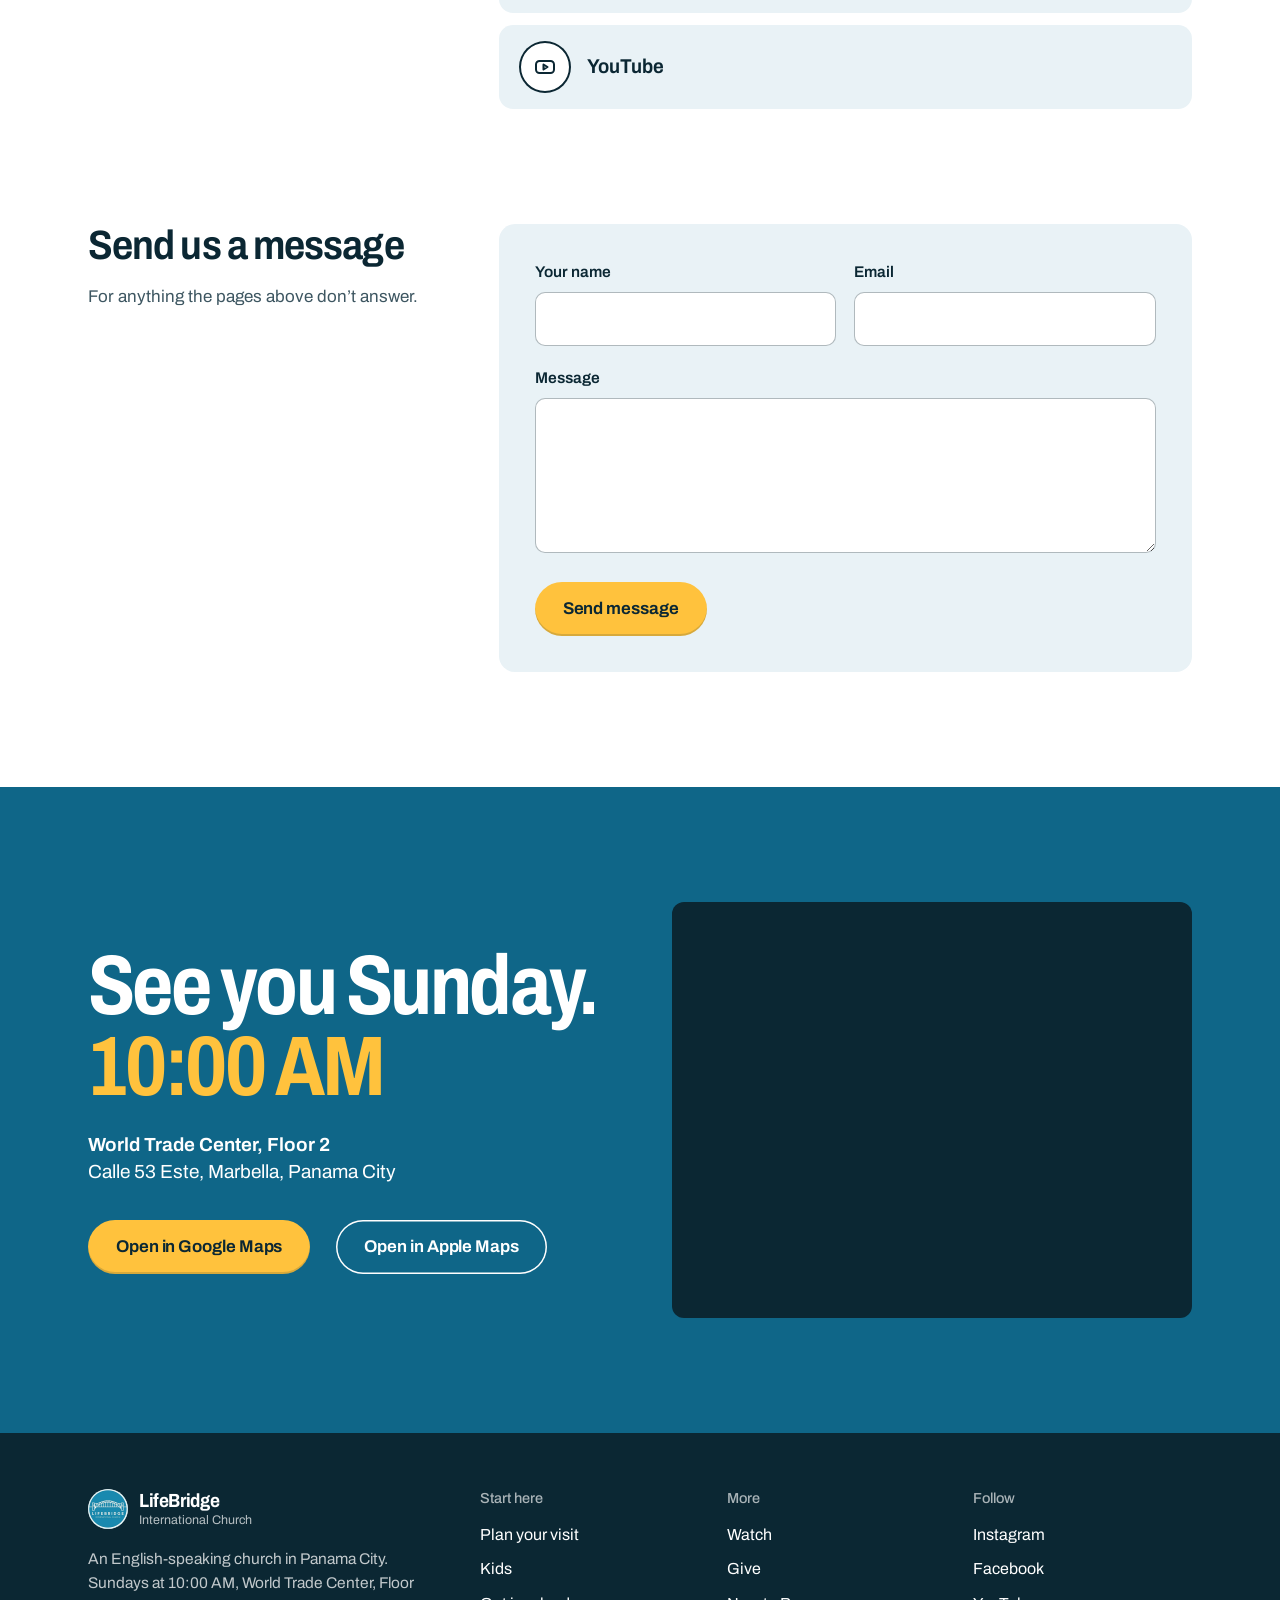
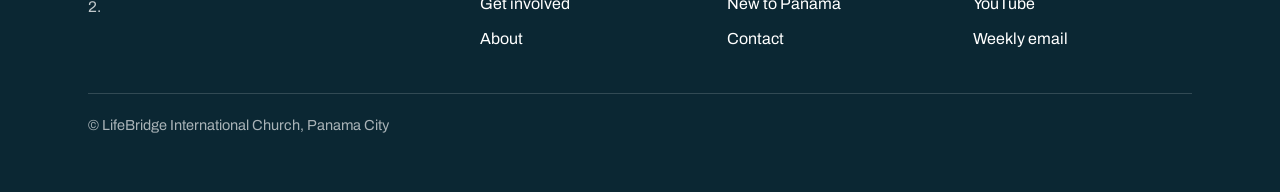
<file: contact/index.html>
<!DOCTYPE html>
<html lang="en">
<head>
<meta charset="UTF-8">
<meta name="viewport" content="width=device-width, initial-scale=1">
<title>Contact — LifeBridge International Church, Panama City</title>
<meta name="description" content="How to reach LifeBridge International Church: in person on Sundays at 10:00 AM at the World Trade Center, Floor 2, Calle 53 Este, Panama City, or online.">
<link rel="canonical" href="https://lifebridgeic.com/contact">
<meta property="og:type" content="website">
<meta property="og:site_name" content="LifeBridge International Church">
<meta property="og:title" content="Contact — LifeBridge International Church, Panama City">
<meta property="og:description" content="How to reach LifeBridge International Church: in person on Sundays at 10:00 AM at the World Trade Center, Floor 2, Calle 53 Este, Panama City, or online.">
<meta property="og:image" content="https://lifebridgeic.com/assets/img/group-wide.jpg">
<meta name="theme-color" content="#0B2733">
<link rel="icon" type="image/jpeg" href="../favicon.jpg">
<link rel="preload" href="../assets/fonts/archivo.woff2" as="font" type="font/woff2" crossorigin>
<link rel="stylesheet" href="../assets/site.css">
</head>
<body class="p-contact">
<a class="skip" href="#main">Skip to content</a>
<div class="strip"><div class="wrap">
  <span class="next"><span class="nosvc" data-skip hidden></span>Next service: <b><span data-date>Every Sunday</span>, <span data-time>10:00 AM</span></b> <span data-count></span></span>
  <span class="where"><span data-s="place.name">World Trade Center</span>, <span data-s="place.floor">Floor 2</span> <a data-link="maps.google" href="https://maps.app.goo.gl/PTKHtnqcWMbLNssR7" target="_blank" rel="noopener noreferrer">Google Maps</a><a data-link="maps.apple" href="https://maps.apple.com/?q=World+Trade+Center+Panama&amp;address=Calle+53+Este,+Marbella,+Panama+City,+Panama" target="_blank" rel="noopener noreferrer">Apple Maps</a></span>
</div><p class="notice wrap" data-notice hidden></p></div>
<header class="head"><div class="wrap">
  <a class="brand" href="../" aria-label="LifeBridge International Church, home"><img src="../assets/img/logo.png" width="40" height="40" alt=""><span><b>LifeBridge</b><span>International Church</span></span></a>
  <nav class="nav" aria-label="Main"><a href="../visit/">Visit</a><a href="../kids/">Kids</a><a href="../community/">Get involved</a><a href="../about/">About</a><a href="../watch/">Watch</a><a href="../give/">Give</a></nav>
  <a class="btn small" href="../visit/">Plan your visit</a>
  <button class="menu-btn" type="button" aria-expanded="false" aria-controls="drawer">Menu</button>
</div></header>
<div class="drawer" id="drawer" role="dialog" aria-modal="true" aria-label="Menu">
  <button class="close" type="button">Close</button>
  <nav aria-label="All pages"><a href="../visit/">Plan your visit</a><a href="../kids/">Kids</a><a href="../community/">Get involved</a><a href="../about/">About</a><a href="../watch/">Watch</a><a href="../give/">Give</a><a href="../new-to-panama/">New to Panama</a><a href="../contact/">Contact</a></nav>
  <a class="btn" href="../visit/">Plan your visit</a>
  <p>Sundays, <span data-s="time">10:00 AM</span>. <span data-s="place.name">World Trade Center</span>, <span data-s="place.floor">Floor 2</span>, <span data-s="place.street">Calle 53 Este, Marbella</span>.</p>
</div>
<main id="main">
<section class="hero "><div class="wrap hero-grid">
  <div><h1>The best way to reach us is on a Sunday.</h1><p class="lede">LifeBridge is run mostly by volunteers. Stay for coffee after the service and talk to anyone. Most questions are already answered on a page below.</p><div class="actions"><a class="btn" href="../visit/">Plan your visit</a><a class="link" href="#message">Send us a message</a></div></div>
  <figure class="hero-photo  signed"><img src="../assets/img/contact-hero.jpg" width="820" height="1025" alt="A member smiling as she greets someone before the service" fetchpriority="high"><div class="sign"><small>See you Sunday</small><b class="t"><span data-s="time">10:00 AM</span></b><div class="row"><span class="lamp" aria-hidden="true">2</span><span><b><span data-s="place.name">World Trade Center</span></b><small>We&rsquo;re on <span data-s="place.floor">Floor 2</span></small></span></div></div></figure>
</div></section><section class="sec"><div class="wrap">
  <h2 class="over-h">Most answers are already on a page</h2>
  <div class="linkgrid"><a href="../visit/"><b>Planning a first visit</b><span>What a Sunday is like, start to finish.</span></a><a href="../visit/#parking"><b>Parking and directions</b><span>Where to park and how to find the room.</span></a><a href="../kids/"><b>Kids and BridgeKids</b><span>Ages 4 to 11, and how the morning works.</span></a><a href="../community/"><b>LifeGroups and serving</b><span>How groups work and how to join one.</span></a><a href="../give/"><b>Giving</b><span>Every way to give, in Panama and abroad.</span></a><a href="../watch/"><b>Watch a message</b><span>Live every Sunday at <span data-s="time">10:00 AM</span>.</span></a></div>
</div></section><section class="sec nopt"><div class="wrap cols">
  <div class="sec-head"><h2>Find us online</h2></div>
  <div class="sec-body"><div class="socials"><a href="https://www.instagram.com/lifebridgeic" target="_blank" rel="noopener noreferrer"><span class="ico" aria-hidden="true"><svg width="24" height="24" viewBox="0 0 24 24" fill="none" stroke="#0B2733" stroke-width="2" stroke-linecap="round" stroke-linejoin="round"><rect x="4" y="4" width="16" height="16" rx="4.5"/><circle cx="12" cy="12" r="3.6"/><path d="M16.6 7.4v.01"/></svg></span><b>Instagram</b></a><a href="https://www.facebook.com/lifebridgeic" target="_blank" rel="noopener noreferrer"><span class="ico" aria-hidden="true"><svg width="24" height="24" viewBox="0 0 24 24" fill="none" stroke="#0B2733" stroke-width="2" stroke-linecap="round" stroke-linejoin="round"><path d="M14 8.5V7c0-1 .5-1.500 1.500-1.500H17V3h-2.500C12 3 10.500 4.500 10.500 7v1.500H8V11h2.500v10H14V11h2.600l.4-2.500z"/></svg></span><b>Facebook</b></a><a href="https://www.youtube.com/channel/UC1uYoyE02tunZLR449S-I2g" target="_blank" rel="noopener noreferrer"><span class="ico" aria-hidden="true"><svg width="24" height="24" viewBox="0 0 24 24" fill="none" stroke="#0B2733" stroke-width="2" stroke-linecap="round" stroke-linejoin="round"><rect x="3" y="6" width="18" height="12" rx="3.5"/><path d="M10.500 9.500l4 2.500-4 2.500z"/></svg></span><b>YouTube</b></a></div></div>
</div></section><section class="sec nopt" id="message"><div class="wrap cols">
  <div class="sec-head"><h2>Send us a message</h2><p>For anything the pages above don&rsquo;t answer.</p></div>
  <div class="sec-body"><div class="formcard"><form class="form" data-form data-subject="Message from the LifeBridge website">
  <div class="row2">
    <div class="fi"><label for="c-name">Your name</label><input id="c-name" name="name" type="text" required maxlength="80" autocomplete="name"></div>
    <div class="fi"><label for="c-email">Email</label><input id="c-email" name="email" type="email" required maxlength="120" autocomplete="email"></div>
  </div>
  <div class="fi"><label for="c-msg">Message</label><textarea id="c-msg" name="Message" required maxlength="1000" rows="5"></textarea></div>
  <input class="hp" type="text" name="_honey" tabindex="-1" autocomplete="off" aria-hidden="true">
  <div class="send"><button class="btn" type="submit">Send message</button></div>
  <p class="form-err" role="alert" hidden></p>
</form>
<div class="form-done" role="status" hidden><h3>Message sent.</h3><p>Thank you. It has gone to the pastor&rsquo;s inbox.</p></div></div></div>
</div></section><section id="sunday" class="sec blue close on-dark" aria-labelledby="close-h"><div class="wrap">
  <div>
    <h2 id="close-h">See you <span data-day>Sunday</span>. <span class="y" data-time>10:00 AM</span></h2>
    <address><b><span data-s="place.name">World Trade Center</span>, <span data-s="place.floor">Floor 2</span></b><span data-s="place.street">Calle 53 Este, Marbella</span>, Panama City</address>
    <div class="actions"><a class="btn" data-link="maps.google" href="https://maps.app.goo.gl/PTKHtnqcWMbLNssR7" target="_blank" rel="noopener noreferrer">Open in Google Maps</a><a class="btn line" data-link="maps.apple" href="https://maps.apple.com/?q=World+Trade+Center+Panama&amp;address=Calle+53+Este,+Marbella,+Panama+City,+Panama" target="_blank" rel="noopener noreferrer">Open in Apple Maps</a></div>
  </div>
  <div class="map"><iframe data-mapframe loading="lazy" referrerpolicy="no-referrer-when-downgrade" title="Map to LifeBridge International Church" src="https://www.google.com/maps?q=World+Trade+Center+Panama+Calle+53+Este+Marbella&amp;z=14&amp;output=embed"></iframe></div>
  
</div></section>
</main>
<footer class="foot"><div class="wrap">
  <div><a class="brand" href="../" aria-label="LifeBridge International Church, home"><img src="../assets/img/logo.png" width="40" height="40" alt=""><span><b>LifeBridge</b><span>International Church</span></span></a><p>An English-speaking church in Panama City. Sundays at <span data-s="time">10:00 AM</span>, <span data-s="place.name">World Trade Center</span>, <span data-s="place.floor">Floor 2</span>.</p></div>
  <div><h3>Start here</h3><ul><li><a href="../visit/">Plan your visit</a></li><li><a href="../kids/">Kids</a></li><li><a href="../community/">Get involved</a></li><li><a href="../about/">About</a></li></ul></div>
  <div><h3>More</h3><ul><li><a href="../watch/">Watch</a></li><li><a href="../give/">Give</a></li><li><a href="../new-to-panama/">New to Panama</a></li><li><a href="../contact/">Contact</a></li></ul></div>
  <div><h3>Follow</h3><ul><li><a href="https://www.instagram.com/lifebridgeic" target="_blank" rel="noopener noreferrer">Instagram</a></li><li><a href="https://www.facebook.com/lifebridgeic" target="_blank" rel="noopener noreferrer">Facebook</a></li><li><a href="https://www.youtube.com/channel/UC1uYoyE02tunZLR449S-I2g" target="_blank" rel="noopener noreferrer">YouTube</a></li><li><a data-link="links.email" href="http://eepurl.com/djqE1j" target="_blank" rel="noopener noreferrer">Weekly email</a></li></ul></div>
  <p class="legal">© LifeBridge International Church, Panama City</p>
</div></footer>
<div class="bar"><span><b>Sundays, <span data-s="time">10:00 AM</span></b><span data-s="place.name">World Trade Center</span>, <span data-s="place.floor">Floor 2</span></span><a class="btn small" href="../visit/">Plan your visit</a></div>
<script src="../assets/site.js" defer></script>
</body>
</html>
</file>
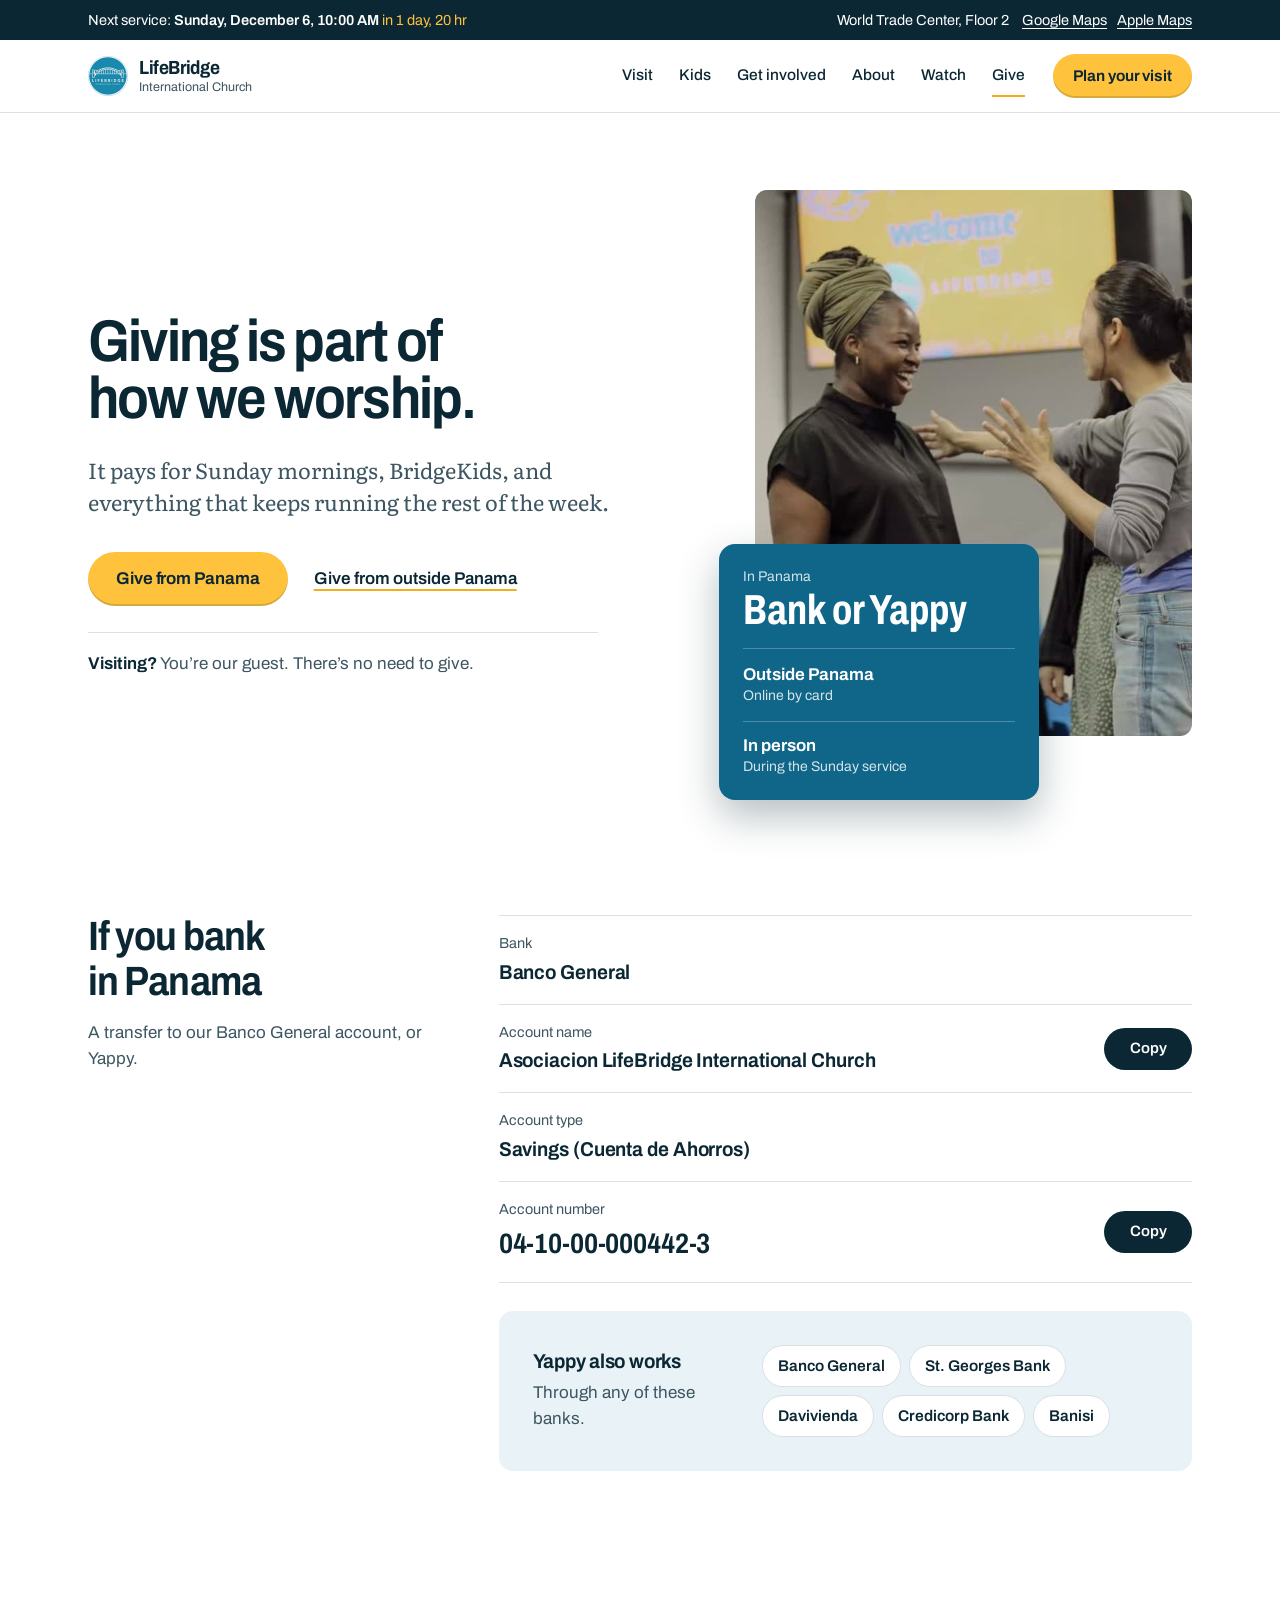
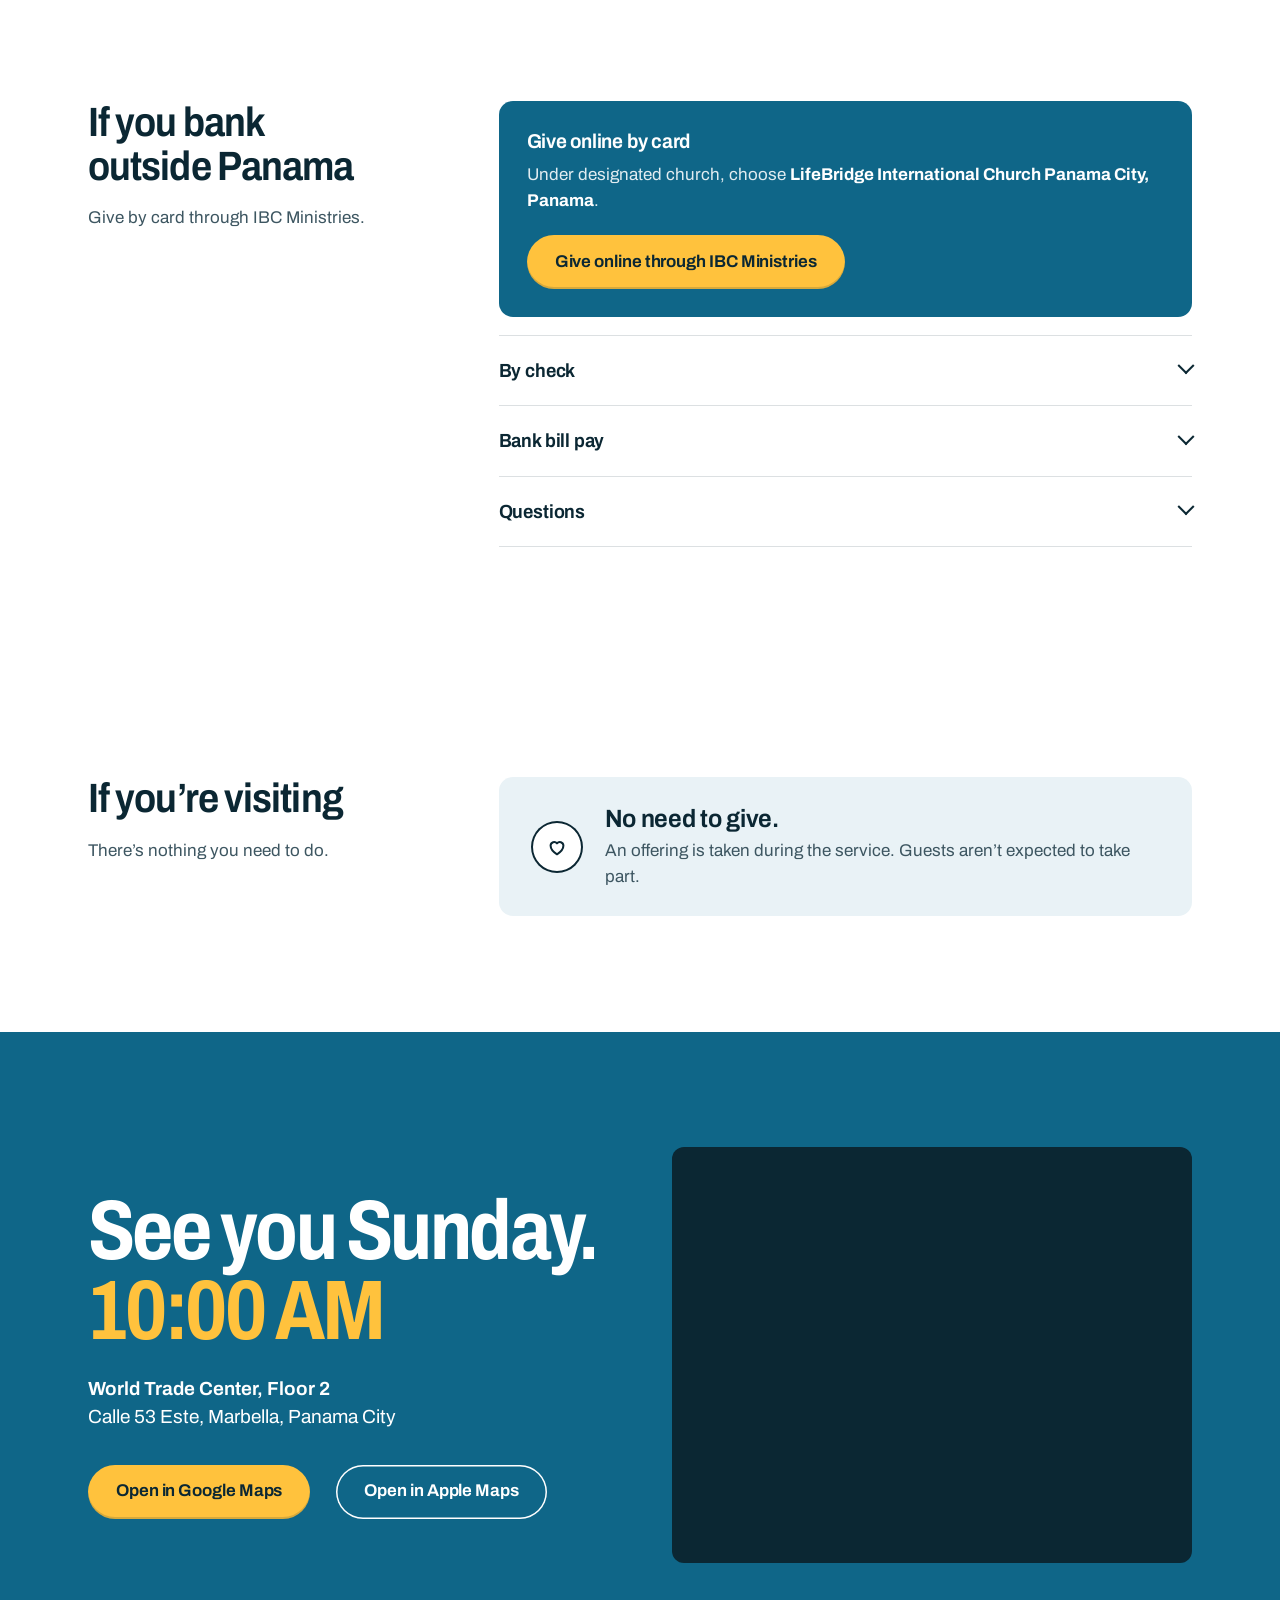
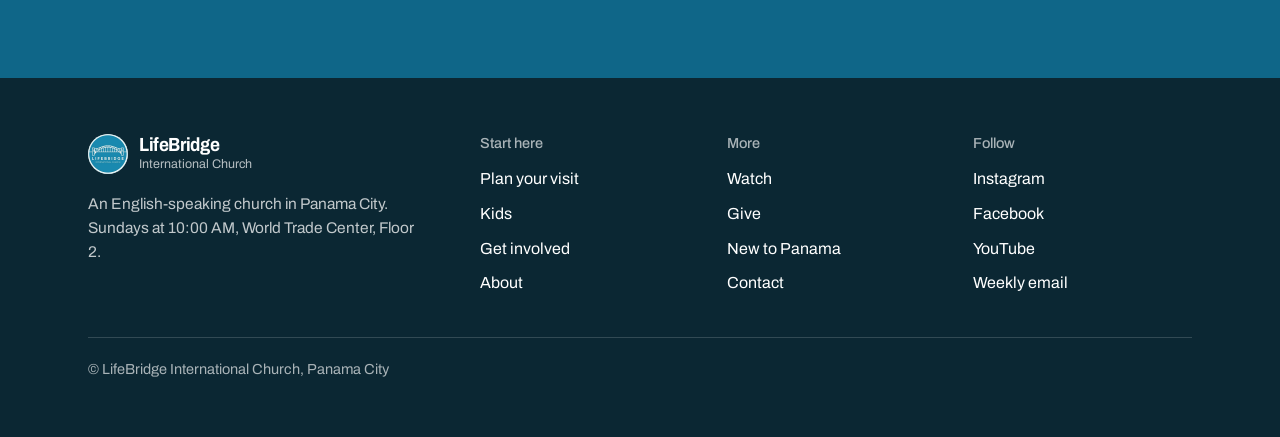
<file: give/index.html>
<!DOCTYPE html>
<html lang="en">
<head>
<meta charset="UTF-8">
<meta name="viewport" content="width=device-width, initial-scale=1">
<title>Give — LifeBridge International Church, Panama City</title>
<meta name="description" content="How to give to LifeBridge International Church: bank transfer or Yappy in Panama, or online through IBC Ministries from outside Panama.">
<link rel="canonical" href="https://lifebridgeic.com/give">
<meta property="og:type" content="website">
<meta property="og:site_name" content="LifeBridge International Church">
<meta property="og:title" content="Give — LifeBridge International Church, Panama City">
<meta property="og:description" content="How to give to LifeBridge International Church: bank transfer or Yappy in Panama, or online through IBC Ministries from outside Panama.">
<meta property="og:image" content="https://lifebridgeic.com/assets/img/group-wide.jpg">
<meta name="theme-color" content="#0B2733">
<link rel="icon" type="image/jpeg" href="../favicon.jpg">
<link rel="preload" href="../assets/fonts/archivo.woff2" as="font" type="font/woff2" crossorigin>
<link rel="stylesheet" href="../assets/site.css">
</head>
<body class="p-give">
<a class="skip" href="#main">Skip to content</a>
<div class="strip"><div class="wrap">
  <span class="next"><span class="nosvc" data-skip hidden></span>Next service: <b><span data-date>Every Sunday</span>, <span data-time>10:00 AM</span></b> <span data-count></span></span>
  <span class="where"><span data-s="place.name">World Trade Center</span>, <span data-s="place.floor">Floor 2</span> <a data-link="maps.google" href="https://maps.app.goo.gl/PTKHtnqcWMbLNssR7" target="_blank" rel="noopener noreferrer">Google Maps</a><a data-link="maps.apple" href="https://maps.apple.com/?q=World+Trade+Center+Panama&amp;address=Calle+53+Este,+Marbella,+Panama+City,+Panama" target="_blank" rel="noopener noreferrer">Apple Maps</a></span>
</div><p class="notice wrap" data-notice hidden></p></div>
<header class="head"><div class="wrap">
  <a class="brand" href="../" aria-label="LifeBridge International Church, home"><img src="../assets/img/logo.png" width="40" height="40" alt=""><span><b>LifeBridge</b><span>International Church</span></span></a>
  <nav class="nav" aria-label="Main"><a href="../visit/">Visit</a><a href="../kids/">Kids</a><a href="../community/">Get involved</a><a href="../about/">About</a><a href="../watch/">Watch</a><a href="../give/" aria-current=page>Give</a></nav>
  <a class="btn small" href="../visit/">Plan your visit</a>
  <button class="menu-btn" type="button" aria-expanded="false" aria-controls="drawer">Menu</button>
</div></header>
<div class="drawer" id="drawer" role="dialog" aria-modal="true" aria-label="Menu">
  <button class="close" type="button">Close</button>
  <nav aria-label="All pages"><a href="../visit/">Plan your visit</a><a href="../kids/">Kids</a><a href="../community/">Get involved</a><a href="../about/">About</a><a href="../watch/">Watch</a><a href="../give/">Give</a><a href="../new-to-panama/">New to Panama</a><a href="../contact/">Contact</a></nav>
  <a class="btn" href="../visit/">Plan your visit</a>
  <p>Sundays, <span data-s="time">10:00 AM</span>. <span data-s="place.name">World Trade Center</span>, <span data-s="place.floor">Floor 2</span>, <span data-s="place.street">Calle 53 Este, Marbella</span>.</p>
</div>
<main id="main">
<section class="hero "><div class="wrap hero-grid">
  <div><h1>Giving is part of how we worship.</h1><p class="lede">It pays for Sunday mornings, BridgeKids, and everything that keeps running the rest of the week.</p><div class="actions"><a class="btn" href="#panama">Give from Panama</a><a class="link" href="#abroad">Give from outside Panama</a></div><p class="hero-note"><b>Visiting?</b> You&rsquo;re our guest. There&rsquo;s no need to give.</p></div>
  <figure class="hero-photo  signed"><img src="../assets/img/give-hero.jpg" width="640" height="800" alt="Members greeting each other warmly before a Sunday service" fetchpriority="high"><div class="sign"><small>In Panama</small><b class="t w">Bank or Yappy</b><div class="row"><span><b>Outside Panama</b><small>Online by card</small></span></div><div class="row"><span><b>In person</b><small>During the Sunday service</small></span></div></div></figure>
</div></section><section class="sec " id="panama"><div class="wrap cols">
  <div class="sec-head"><h2>If you bank in Panama</h2><p>A transfer to our <span data-s="give.bank">Banco General</span> account, or Yappy.</p></div>
  <div class="sec-body"><dl class="account">
  <div><div><dt>Bank</dt><dd data-s="give.bank">Banco General</dd></div></div>
  <div><div><dt>Account name</dt><dd data-s="give.name">Asociacion LifeBridge International Church</dd></div><button class="copy" type="button" data-copy-s="give.name" data-copy="Asociacion LifeBridge International Church" aria-label="Copy account name">Copy</button></div>
  <div><div><dt>Account type</dt><dd data-s="give.type">Savings (Cuenta de Ahorros)</dd></div></div>
  <div><div><dt>Account number</dt><dd class="num" data-s="give.number">04-10-00-000442-3</dd></div><button class="copy" type="button" data-copy-s="give.number" data-copy="04-10-00-000442-3" aria-label="Copy account number">Copy</button></div>
</dl><div class="alt"><div><h3>Yappy also works</h3><p>Through any of these banks.</p></div><ul data-yappy><li>Banco General</li><li>St. Georges Bank</li><li>Davivienda</li><li>Credicorp Bank</li><li>Banisi</li></ul></div></div>
</div></section><section class="sec rule" id="abroad"><div class="wrap cols">
  <div class="sec-head"><h2>If you bank outside Panama</h2><p>Give by card through IBC Ministries.</p></div>
  <div class="sec-body"><div class="card blue"><h3>Give online by card</h3><p>Under designated church, choose <b data-s="give.church">LifeBridge International Church Panama City, Panama</b>.</p><a class="btn" data-link="give.online" href="https://ibcmworld.com/donate" target="_blank" rel="noopener noreferrer">Give online through IBC Ministries</a></div>
<div class="faq after-card"><details><summary>By check</summary><p><span data-s="give.check">Payable to IBCM, mailed to PO Box 833276, Richardson, TX 75083. Write LifeBridge in the memo.</span></p></details><details><summary>Bank bill pay</summary><p><span data-s="give.billpay">Pay IBCM through your bank, with LifeBridge as the account number.</span></p></details><details><summary>Questions</summary><p>Banking or card questions: <a data-mail="give.email" href="mailto:karen@ibcmworld.org">karen@ibcmworld.org</a></p></details></div></div>
</div></section><section class="sec rule"><div class="wrap cols">
  <div class="sec-head"><h2>If you&rsquo;re visiting</h2><p>There&rsquo;s nothing you need to do.</p></div>
  <div class="sec-body"><div class="notebar"><span class="ico" aria-hidden="true"><svg width="22" height="22" viewBox="0 0 24 24" fill="none" stroke="#0B2733" stroke-width="2.2" stroke-linecap="round" stroke-linejoin="round"><path d="M12 20s-7-4.4-7-9.6A4 4 0 0 1 12 8a4 4 0 0 1 7 2.4C19 15.6 12 20 12 20z"/></svg></span><div><h3>No need to give.</h3><p>An offering is taken during the service. Guests aren&rsquo;t expected to take part.</p></div></div></div>
</div></section><section id="sunday" class="sec blue close on-dark" aria-labelledby="close-h"><div class="wrap">
  <div>
    <h2 id="close-h">See you <span data-day>Sunday</span>. <span class="y" data-time>10:00 AM</span></h2>
    <address><b><span data-s="place.name">World Trade Center</span>, <span data-s="place.floor">Floor 2</span></b><span data-s="place.street">Calle 53 Este, Marbella</span>, Panama City</address>
    <div class="actions"><a class="btn" data-link="maps.google" href="https://maps.app.goo.gl/PTKHtnqcWMbLNssR7" target="_blank" rel="noopener noreferrer">Open in Google Maps</a><a class="btn line" data-link="maps.apple" href="https://maps.apple.com/?q=World+Trade+Center+Panama&amp;address=Calle+53+Este,+Marbella,+Panama+City,+Panama" target="_blank" rel="noopener noreferrer">Open in Apple Maps</a></div>
  </div>
  <div class="map"><iframe data-mapframe loading="lazy" referrerpolicy="no-referrer-when-downgrade" title="Map to LifeBridge International Church" src="https://www.google.com/maps?q=World+Trade+Center+Panama+Calle+53+Este+Marbella&amp;z=14&amp;output=embed"></iframe></div>
  
</div></section>
</main>
<footer class="foot"><div class="wrap">
  <div><a class="brand" href="../" aria-label="LifeBridge International Church, home"><img src="../assets/img/logo.png" width="40" height="40" alt=""><span><b>LifeBridge</b><span>International Church</span></span></a><p>An English-speaking church in Panama City. Sundays at <span data-s="time">10:00 AM</span>, <span data-s="place.name">World Trade Center</span>, <span data-s="place.floor">Floor 2</span>.</p></div>
  <div><h3>Start here</h3><ul><li><a href="../visit/">Plan your visit</a></li><li><a href="../kids/">Kids</a></li><li><a href="../community/">Get involved</a></li><li><a href="../about/">About</a></li></ul></div>
  <div><h3>More</h3><ul><li><a href="../watch/">Watch</a></li><li><a href="../give/">Give</a></li><li><a href="../new-to-panama/">New to Panama</a></li><li><a href="../contact/">Contact</a></li></ul></div>
  <div><h3>Follow</h3><ul><li><a href="https://www.instagram.com/lifebridgeic" target="_blank" rel="noopener noreferrer">Instagram</a></li><li><a href="https://www.facebook.com/lifebridgeic" target="_blank" rel="noopener noreferrer">Facebook</a></li><li><a href="https://www.youtube.com/channel/UC1uYoyE02tunZLR449S-I2g" target="_blank" rel="noopener noreferrer">YouTube</a></li><li><a data-link="links.email" href="http://eepurl.com/djqE1j" target="_blank" rel="noopener noreferrer">Weekly email</a></li></ul></div>
  <p class="legal">© LifeBridge International Church, Panama City</p>
</div></footer>
<div class="bar"><span><b>Sundays, <span data-s="time">10:00 AM</span></b><span data-s="place.name">World Trade Center</span>, <span data-s="place.floor">Floor 2</span></span><a class="btn small" href="../visit/">Plan your visit</a></div>
<script src="../assets/site.js" defer></script>
</body>
</html>
</file>
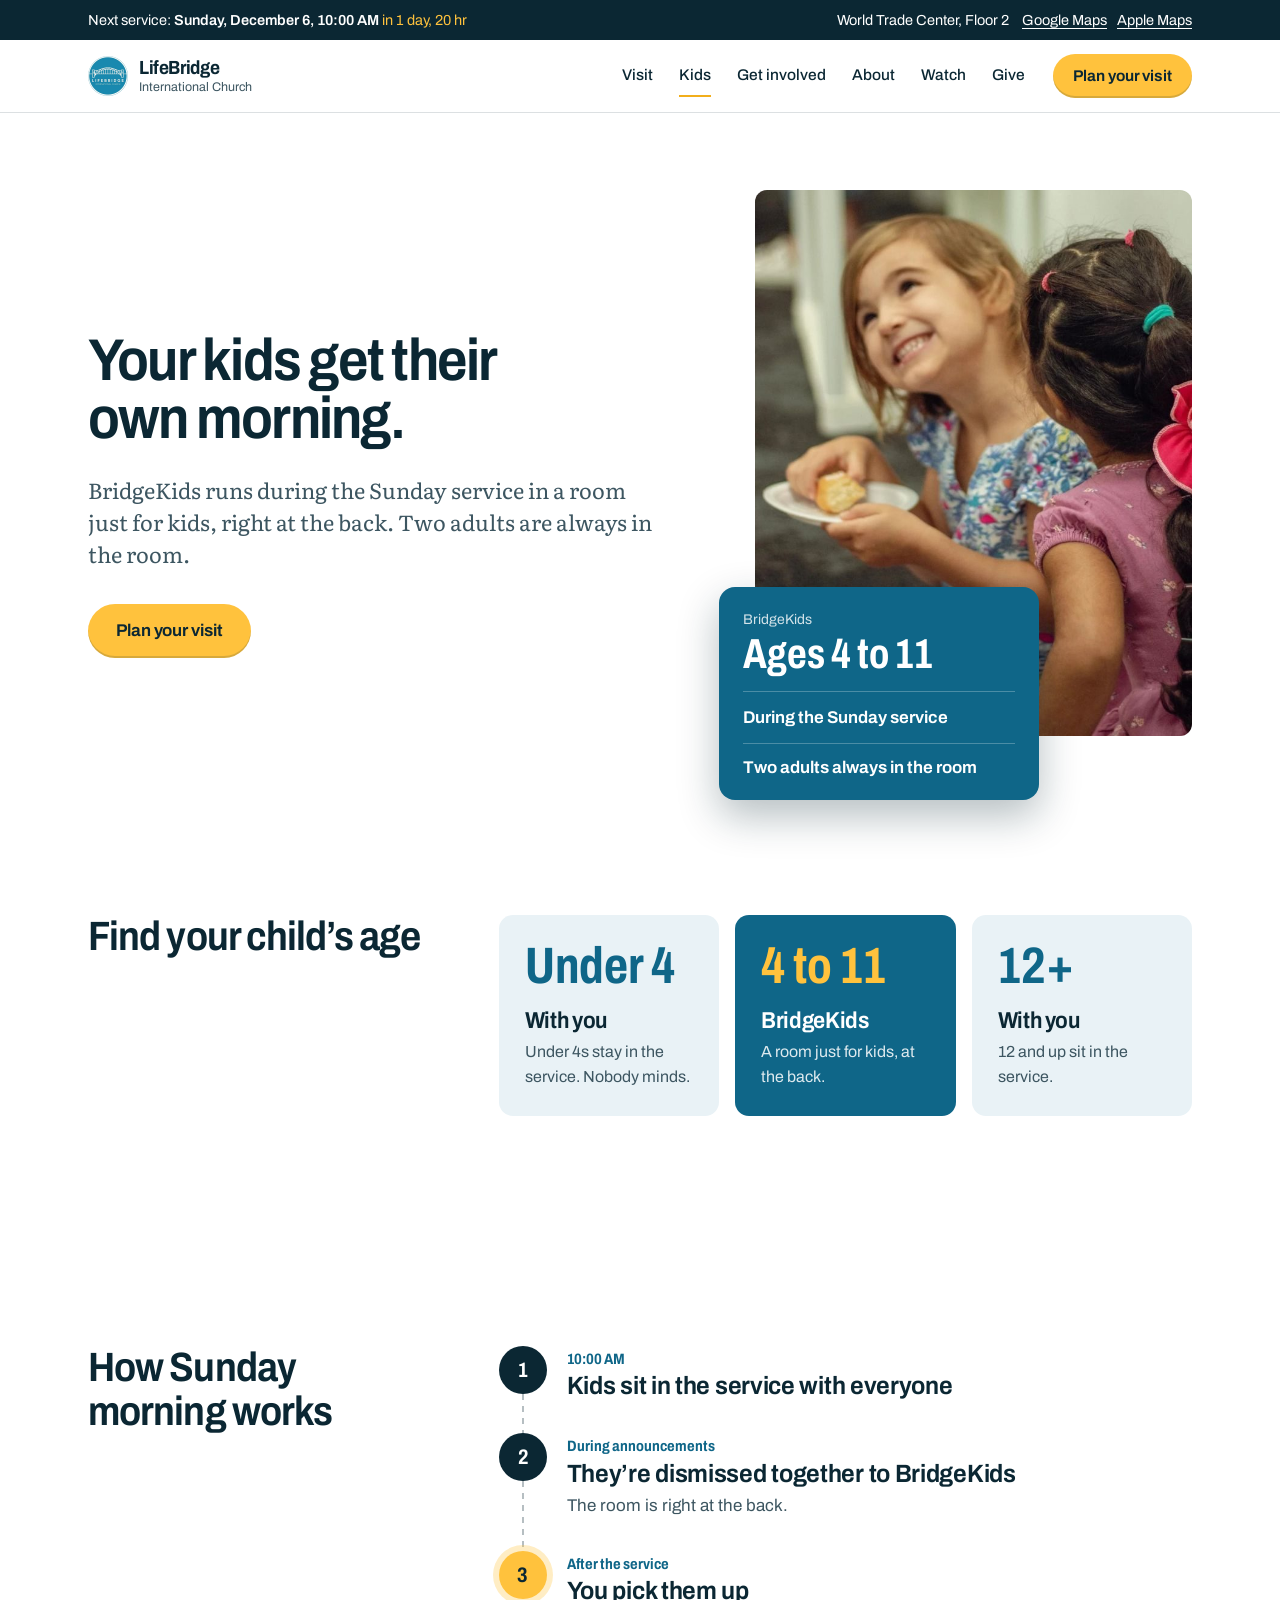
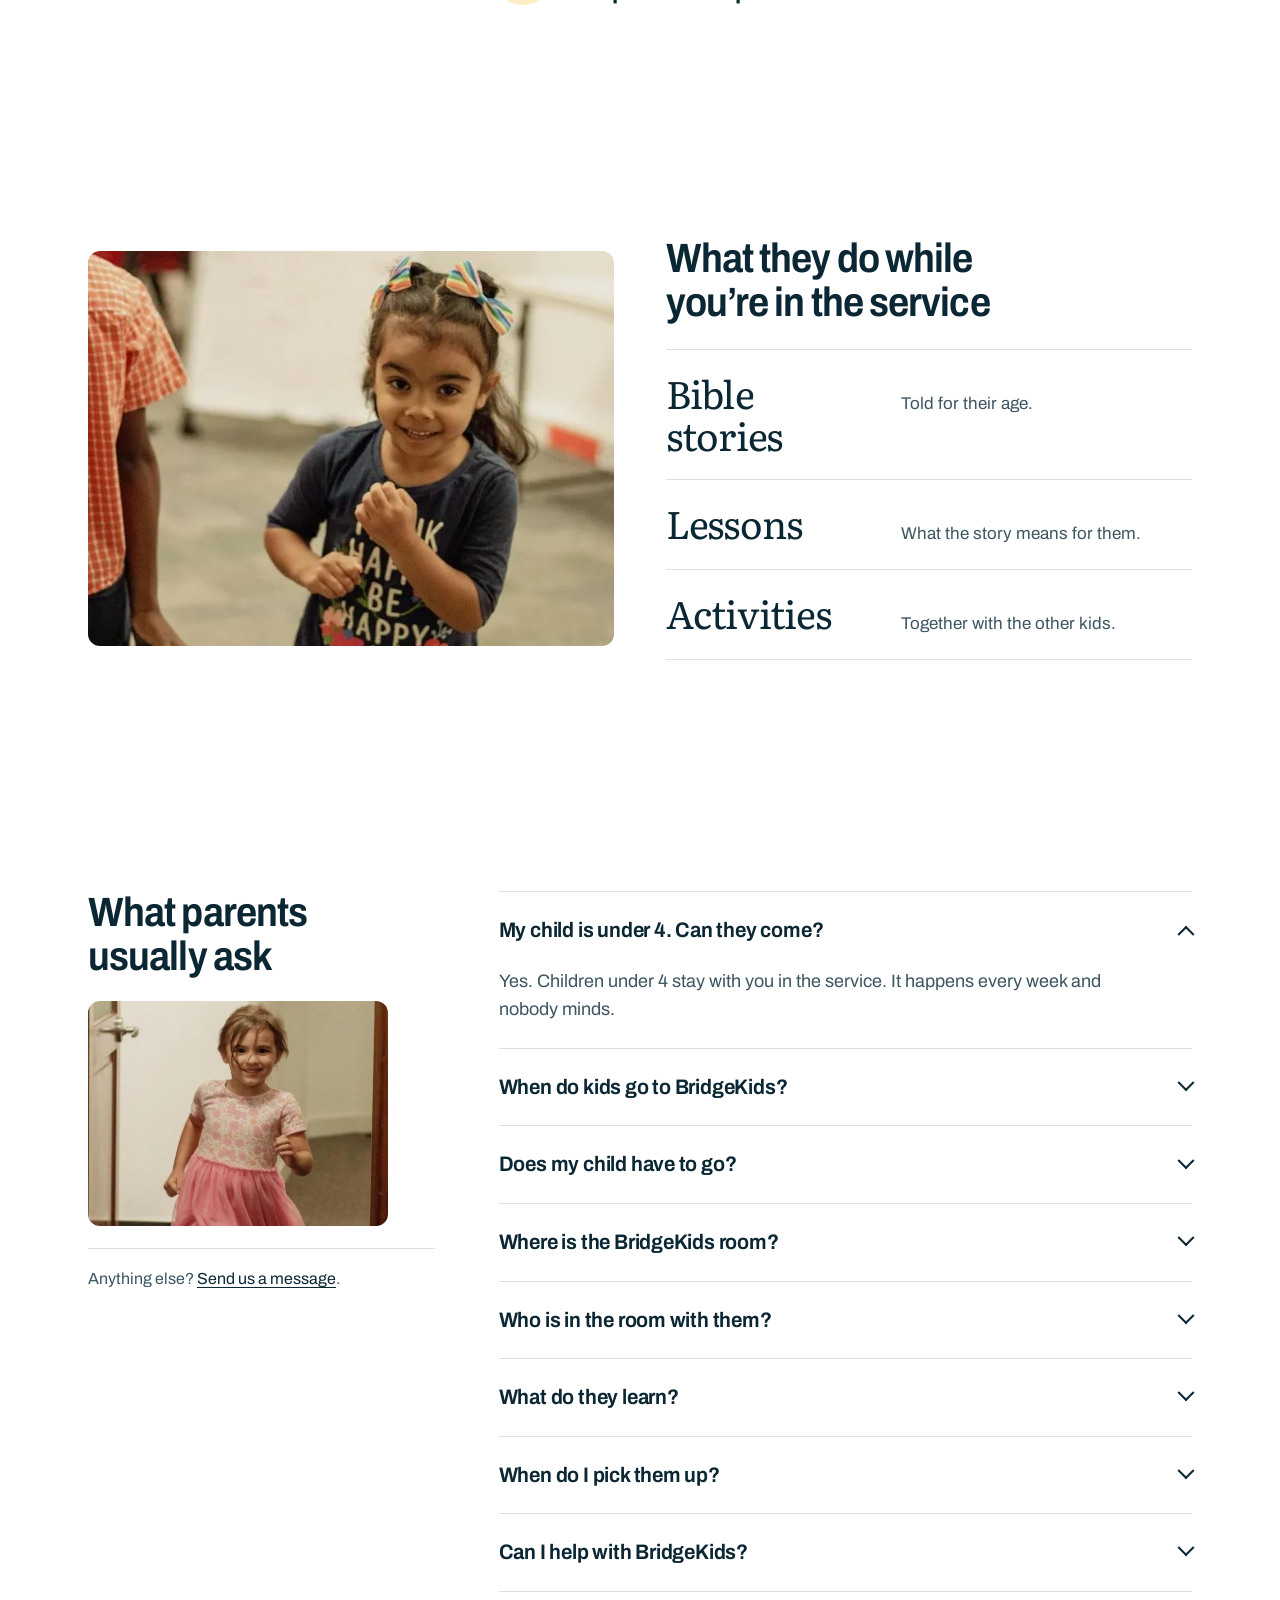
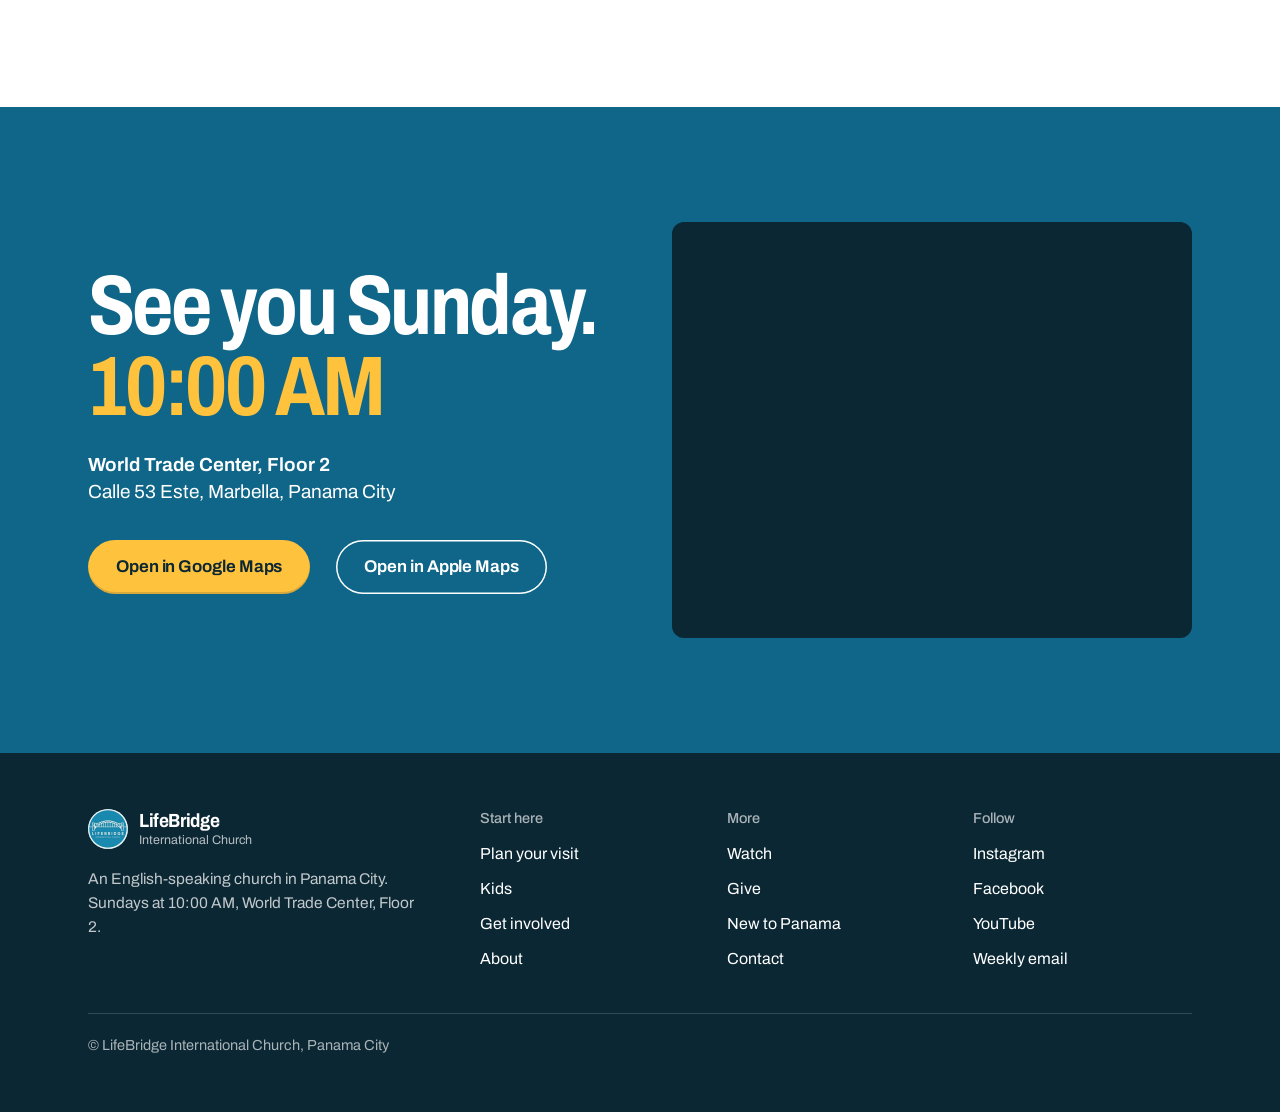
<file: kids/index.html>
<!DOCTYPE html>
<html lang="en">
<head>
<meta charset="UTF-8">
<meta name="viewport" content="width=device-width, initial-scale=1">
<title>BridgeKids, Ages 4 to 11 — LifeBridge International Church, Panama City</title>
<meta name="description" content="BridgeKids runs during the Sunday 10:00 AM service at LifeBridge International Church, Panama City, for ages 4 to 11. Two adults are always in the room. Under 4s stay with you in the service.">
<link rel="canonical" href="https://lifebridgeic.com/kids">
<meta property="og:type" content="website">
<meta property="og:site_name" content="LifeBridge International Church">
<meta property="og:title" content="BridgeKids, Ages 4 to 11 — LifeBridge International Church, Panama City">
<meta property="og:description" content="BridgeKids runs during the Sunday 10:00 AM service at LifeBridge International Church, Panama City, for ages 4 to 11. Two adults are always in the room. Under 4s stay with you in the service.">
<meta property="og:image" content="https://lifebridgeic.com/assets/img/group-wide.jpg">
<meta name="theme-color" content="#0B2733">
<link rel="icon" type="image/jpeg" href="../favicon.jpg">
<link rel="preload" href="../assets/fonts/archivo.woff2" as="font" type="font/woff2" crossorigin>
<link rel="stylesheet" href="../assets/site.css">
<script type="application/ld+json">{"@context": "https://schema.org", "@type": "FAQPage", "mainEntity": [{"@type": "Question", "name": "My child is under 4. Can they come?", "acceptedAnswer": {"@type": "Answer", "text": "Yes. Children under 4 stay with you in the service. It happens every week and nobody minds."}}, {"@type": "Question", "name": "When do kids go to BridgeKids?", "acceptedAnswer": {"@type": "Answer", "text": "Kids sit in the service with everyone at the start. During the announcements, BridgeKids is dismissed together."}}, {"@type": "Question", "name": "Does my child have to go?", "acceptedAnswer": {"@type": "Answer", "text": "No. If your child would rather stay in the service with you, that’s fine."}}, {"@type": "Question", "name": "Where is the BridgeKids room?", "acceptedAnswer": {"@type": "Answer", "text": "Right at the back, in a room just for kids."}}, {"@type": "Question", "name": "Who is in the room with them?", "acceptedAnswer": {"@type": "Answer", "text": "Two adults are always in the room. It’s a rule at BridgeKids, every Sunday."}}, {"@type": "Question", "name": "What do they learn?", "acceptedAnswer": {"@type": "Answer", "text": "Bible stories and lessons, taught in a way that fits their age."}}, {"@type": "Question", "name": "When do I pick them up?", "acceptedAnswer": {"@type": "Answer", "text": "After the service ends."}}, {"@type": "Question", "name": "Can I help with BridgeKids?", "acceptedAnswer": {"@type": "Answer", "text": "Yes. BridgeKids is looking for more volunteers. Send us a message."}}]}</script>
</head>
<body class="p-kids">
<a class="skip" href="#main">Skip to content</a>
<div class="strip"><div class="wrap">
  <span class="next"><span class="nosvc" data-skip hidden></span>Next service: <b><span data-date>Every Sunday</span>, <span data-time>10:00 AM</span></b> <span data-count></span></span>
  <span class="where"><span data-s="place.name">World Trade Center</span>, <span data-s="place.floor">Floor 2</span> <a data-link="maps.google" href="https://maps.app.goo.gl/PTKHtnqcWMbLNssR7" target="_blank" rel="noopener noreferrer">Google Maps</a><a data-link="maps.apple" href="https://maps.apple.com/?q=World+Trade+Center+Panama&amp;address=Calle+53+Este,+Marbella,+Panama+City,+Panama" target="_blank" rel="noopener noreferrer">Apple Maps</a></span>
</div><p class="notice wrap" data-notice hidden></p></div>
<header class="head"><div class="wrap">
  <a class="brand" href="../" aria-label="LifeBridge International Church, home"><img src="../assets/img/logo.png" width="40" height="40" alt=""><span><b>LifeBridge</b><span>International Church</span></span></a>
  <nav class="nav" aria-label="Main"><a href="../visit/">Visit</a><a href="../kids/" aria-current=page>Kids</a><a href="../community/">Get involved</a><a href="../about/">About</a><a href="../watch/">Watch</a><a href="../give/">Give</a></nav>
  <a class="btn small" href="../visit/">Plan your visit</a>
  <button class="menu-btn" type="button" aria-expanded="false" aria-controls="drawer">Menu</button>
</div></header>
<div class="drawer" id="drawer" role="dialog" aria-modal="true" aria-label="Menu">
  <button class="close" type="button">Close</button>
  <nav aria-label="All pages"><a href="../visit/">Plan your visit</a><a href="../kids/">Kids</a><a href="../community/">Get involved</a><a href="../about/">About</a><a href="../watch/">Watch</a><a href="../give/">Give</a><a href="../new-to-panama/">New to Panama</a><a href="../contact/">Contact</a></nav>
  <a class="btn" href="../visit/">Plan your visit</a>
  <p>Sundays, <span data-s="time">10:00 AM</span>. <span data-s="place.name">World Trade Center</span>, <span data-s="place.floor">Floor 2</span>, <span data-s="place.street">Calle 53 Este, Marbella</span>.</p>
</div>
<main id="main">
<section class="hero "><div class="wrap hero-grid">
  <div><h1>Your kids get their own morning.</h1><p class="lede">BridgeKids runs during the Sunday service in a room just for kids, right at the back. Two adults are always in the room.</p><div class="actions"><a class="btn" href="../visit/">Plan your visit</a></div></div>
  <figure class="hero-photo  signed"><img src="../assets/img/kids-hero.jpg" width="720" height="900" alt="Two girls sharing a snack at BridgeKids" fetchpriority="high"><div class="sign"><small>BridgeKids</small><b class="t w">Ages 4 to 11</b><div class="row"><span><b>During the Sunday service</b></span></div><div class="row"><span><b>Two adults always in the room</b></span></div></div></figure>
</div></section><section class="sec "><div class="wrap cols">
  <div class="sec-head"><h2>Find your child&rsquo;s age</h2></div>
  <div class="sec-body"><ul class="tiles"><li><span class="k">Under 4</span><h3>With you</h3><p>Under 4s stay in the service. Nobody minds.</p></li><li class="hot"><span class="k">4 to 11</span><h3>BridgeKids</h3><p>A room just for kids, at the back.</p></li><li><span class="k">12+</span><h3>With you</h3><p>12 and up sit in the service.</p></li></ul></div>
</div></section><section class="sec "><div class="wrap cols">
  <div class="sec-head"><h2>How Sunday morning works</h2></div>
  <div class="sec-body"><ol class="vt"><li><span class="n" aria-hidden="true">1</span><div><small><span data-s="time">10:00 AM</span></small><h3>Kids sit in the service with everyone</h3></div></li><li><span class="n" aria-hidden="true">2</span><div><small>During announcements</small><h3>They&rsquo;re dismissed together to BridgeKids</h3><p>The room is right at the back.</p></div></li><li><span class="n" aria-hidden="true">3</span><div><small>After the service</small><h3>You pick them up</h3></div></li></ol></div>
</div></section><section class="sec"><div class="wrap"><div class="split2">
  <figure class="photo"><img src="../assets/img/kids-smile.jpg" width="640" height="480" alt="A girl smiling at BridgeKids" loading="lazy" decoding="async"></figure>
  <div><h2>What they do while you&rsquo;re in the service</h2>
    <ul class="bigrows"><li><b>Bible stories</b><span>Told for their age.</span></li><li><b>Lessons</b><span>What the story means for them.</span></li><li><b>Activities</b><span>Together with the other kids.</span></li></ul></div>
</div></div></section><section class="sec faq-l"><div class="wrap cols">
  <div class="sec-head"><h2>What parents usually ask</h2><figure><img src="../assets/img/kids-running.jpg" width="633" height="475" alt="A girl running into the BridgeKids room" loading="lazy" decoding="async"></figure><p class="find-park">Anything else? <a href="../contact/#message">Send us a message</a>.</p></div>
  <div class="sec-body"><div class="faq"><details open><summary>My child is under 4. Can they come?</summary><p>Yes. Children under 4 stay with you in the service. It happens every week and nobody minds.</p></details><details><summary>When do kids go to BridgeKids?</summary><p>Kids sit in the service with everyone at the start. During the announcements, BridgeKids is dismissed together.</p></details><details><summary>Does my child have to go?</summary><p>No. If your child would rather stay in the service with you, that&rsquo;s fine.</p></details><details><summary>Where is the BridgeKids room?</summary><p>Right at the back, in a room just for kids.</p></details><details><summary>Who is in the room with them?</summary><p>Two adults are always in the room. It&rsquo;s a rule at BridgeKids, every Sunday.</p></details><details><summary>What do they learn?</summary><p>Bible stories and lessons, taught in a way that fits their age.</p></details><details><summary>When do I pick them up?</summary><p>After the service ends.</p></details><details><summary>Can I help with BridgeKids?</summary><p>Yes. BridgeKids is looking for more volunteers. Send us a message.</p></details></div><p class="find-park faq-more">Anything else? <a href="../contact/#message">Send us a message</a>.</p></div>
</div></section><section id="sunday" class="sec blue close on-dark" aria-labelledby="close-h"><div class="wrap">
  <div>
    <h2 id="close-h">See you <span data-day>Sunday</span>. <span class="y" data-time>10:00 AM</span></h2>
    <address><b><span data-s="place.name">World Trade Center</span>, <span data-s="place.floor">Floor 2</span></b><span data-s="place.street">Calle 53 Este, Marbella</span>, Panama City</address>
    <div class="actions"><a class="btn" data-link="maps.google" href="https://maps.app.goo.gl/PTKHtnqcWMbLNssR7" target="_blank" rel="noopener noreferrer">Open in Google Maps</a><a class="btn line" data-link="maps.apple" href="https://maps.apple.com/?q=World+Trade+Center+Panama&amp;address=Calle+53+Este,+Marbella,+Panama+City,+Panama" target="_blank" rel="noopener noreferrer">Open in Apple Maps</a></div>
  </div>
  <div class="map"><iframe data-mapframe loading="lazy" referrerpolicy="no-referrer-when-downgrade" title="Map to LifeBridge International Church" src="https://www.google.com/maps?q=World+Trade+Center+Panama+Calle+53+Este+Marbella&amp;z=14&amp;output=embed"></iframe></div>
  
</div></section>
</main>
<footer class="foot"><div class="wrap">
  <div><a class="brand" href="../" aria-label="LifeBridge International Church, home"><img src="../assets/img/logo.png" width="40" height="40" alt=""><span><b>LifeBridge</b><span>International Church</span></span></a><p>An English-speaking church in Panama City. Sundays at <span data-s="time">10:00 AM</span>, <span data-s="place.name">World Trade Center</span>, <span data-s="place.floor">Floor 2</span>.</p></div>
  <div><h3>Start here</h3><ul><li><a href="../visit/">Plan your visit</a></li><li><a href="../kids/">Kids</a></li><li><a href="../community/">Get involved</a></li><li><a href="../about/">About</a></li></ul></div>
  <div><h3>More</h3><ul><li><a href="../watch/">Watch</a></li><li><a href="../give/">Give</a></li><li><a href="../new-to-panama/">New to Panama</a></li><li><a href="../contact/">Contact</a></li></ul></div>
  <div><h3>Follow</h3><ul><li><a href="https://www.instagram.com/lifebridgeic" target="_blank" rel="noopener noreferrer">Instagram</a></li><li><a href="https://www.facebook.com/lifebridgeic" target="_blank" rel="noopener noreferrer">Facebook</a></li><li><a href="https://www.youtube.com/channel/UC1uYoyE02tunZLR449S-I2g" target="_blank" rel="noopener noreferrer">YouTube</a></li><li><a data-link="links.email" href="http://eepurl.com/djqE1j" target="_blank" rel="noopener noreferrer">Weekly email</a></li></ul></div>
  <p class="legal">© LifeBridge International Church, Panama City</p>
</div></footer>
<div class="bar"><span><b>Sundays, <span data-s="time">10:00 AM</span></b><span data-s="place.name">World Trade Center</span>, <span data-s="place.floor">Floor 2</span></span><a class="btn small" href="../visit/">Plan your visit</a></div>
<script src="../assets/site.js" defer></script>
</body>
</html>
</file>
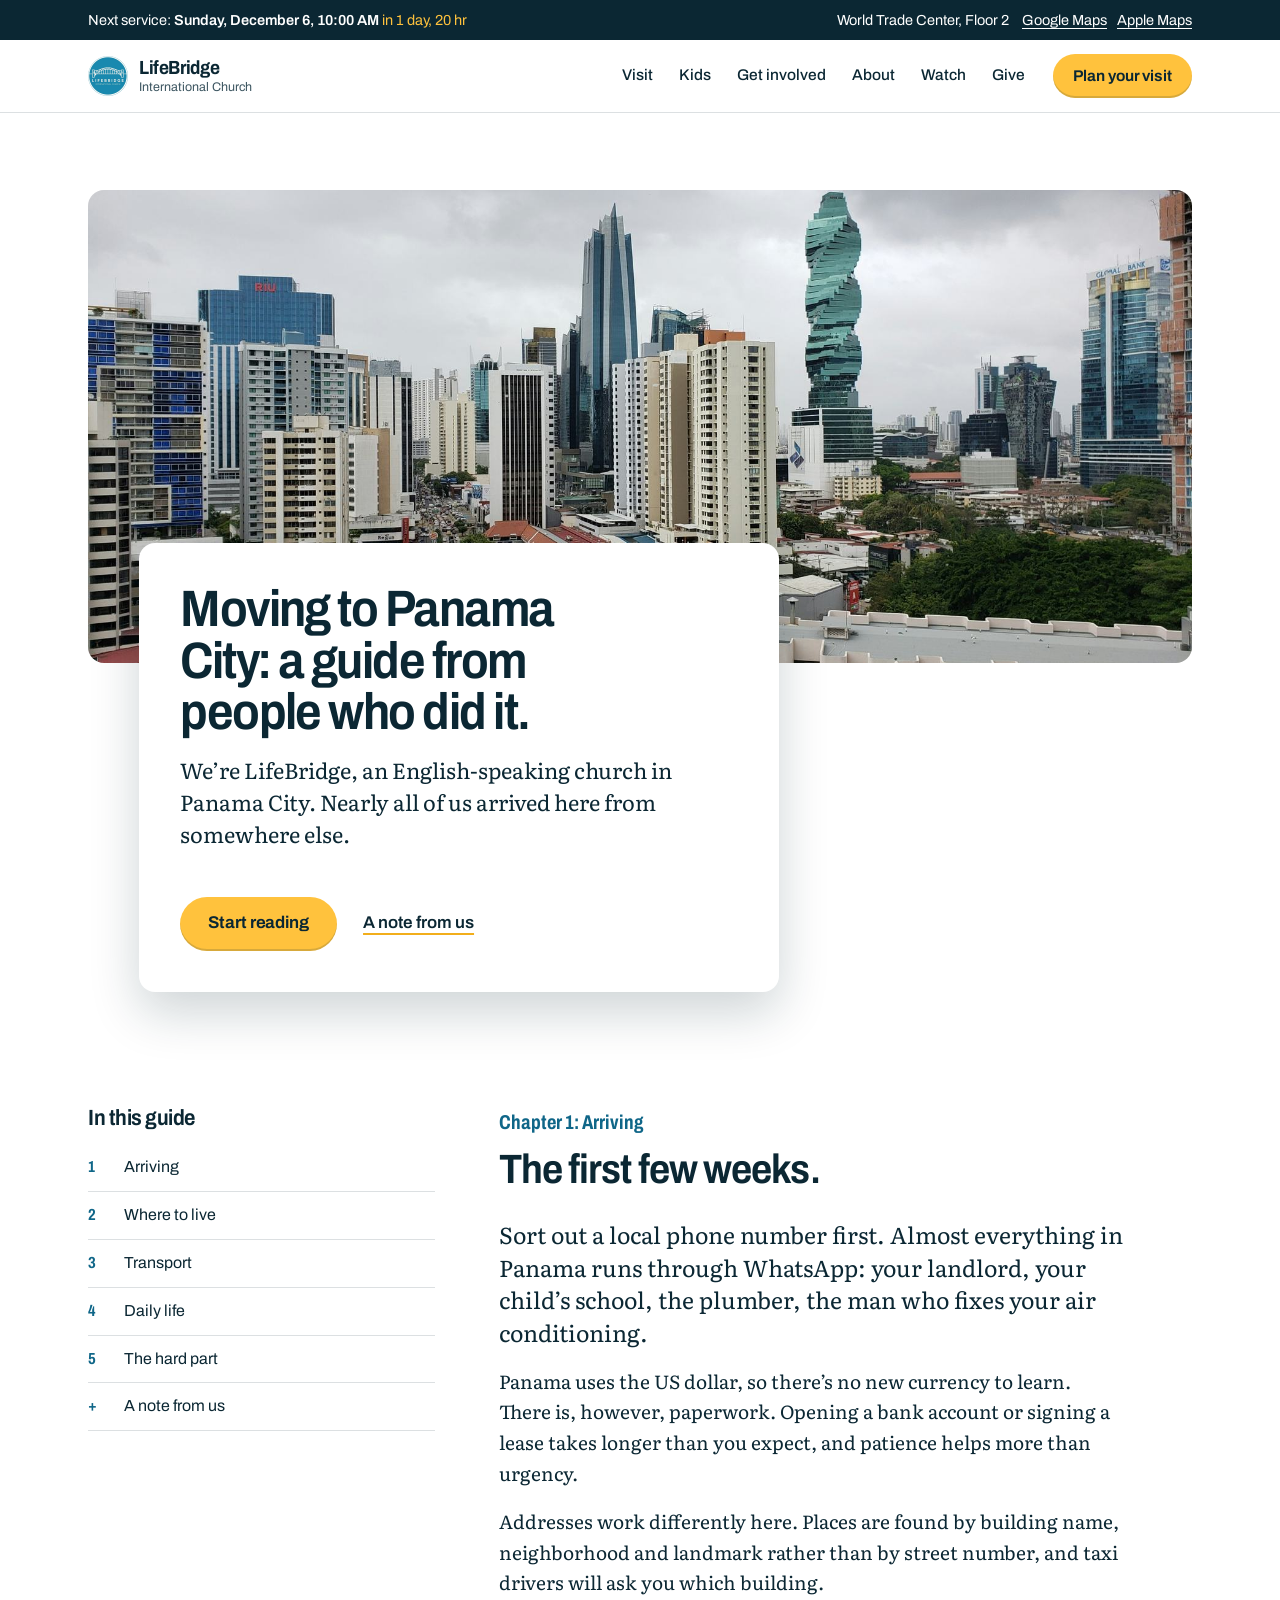
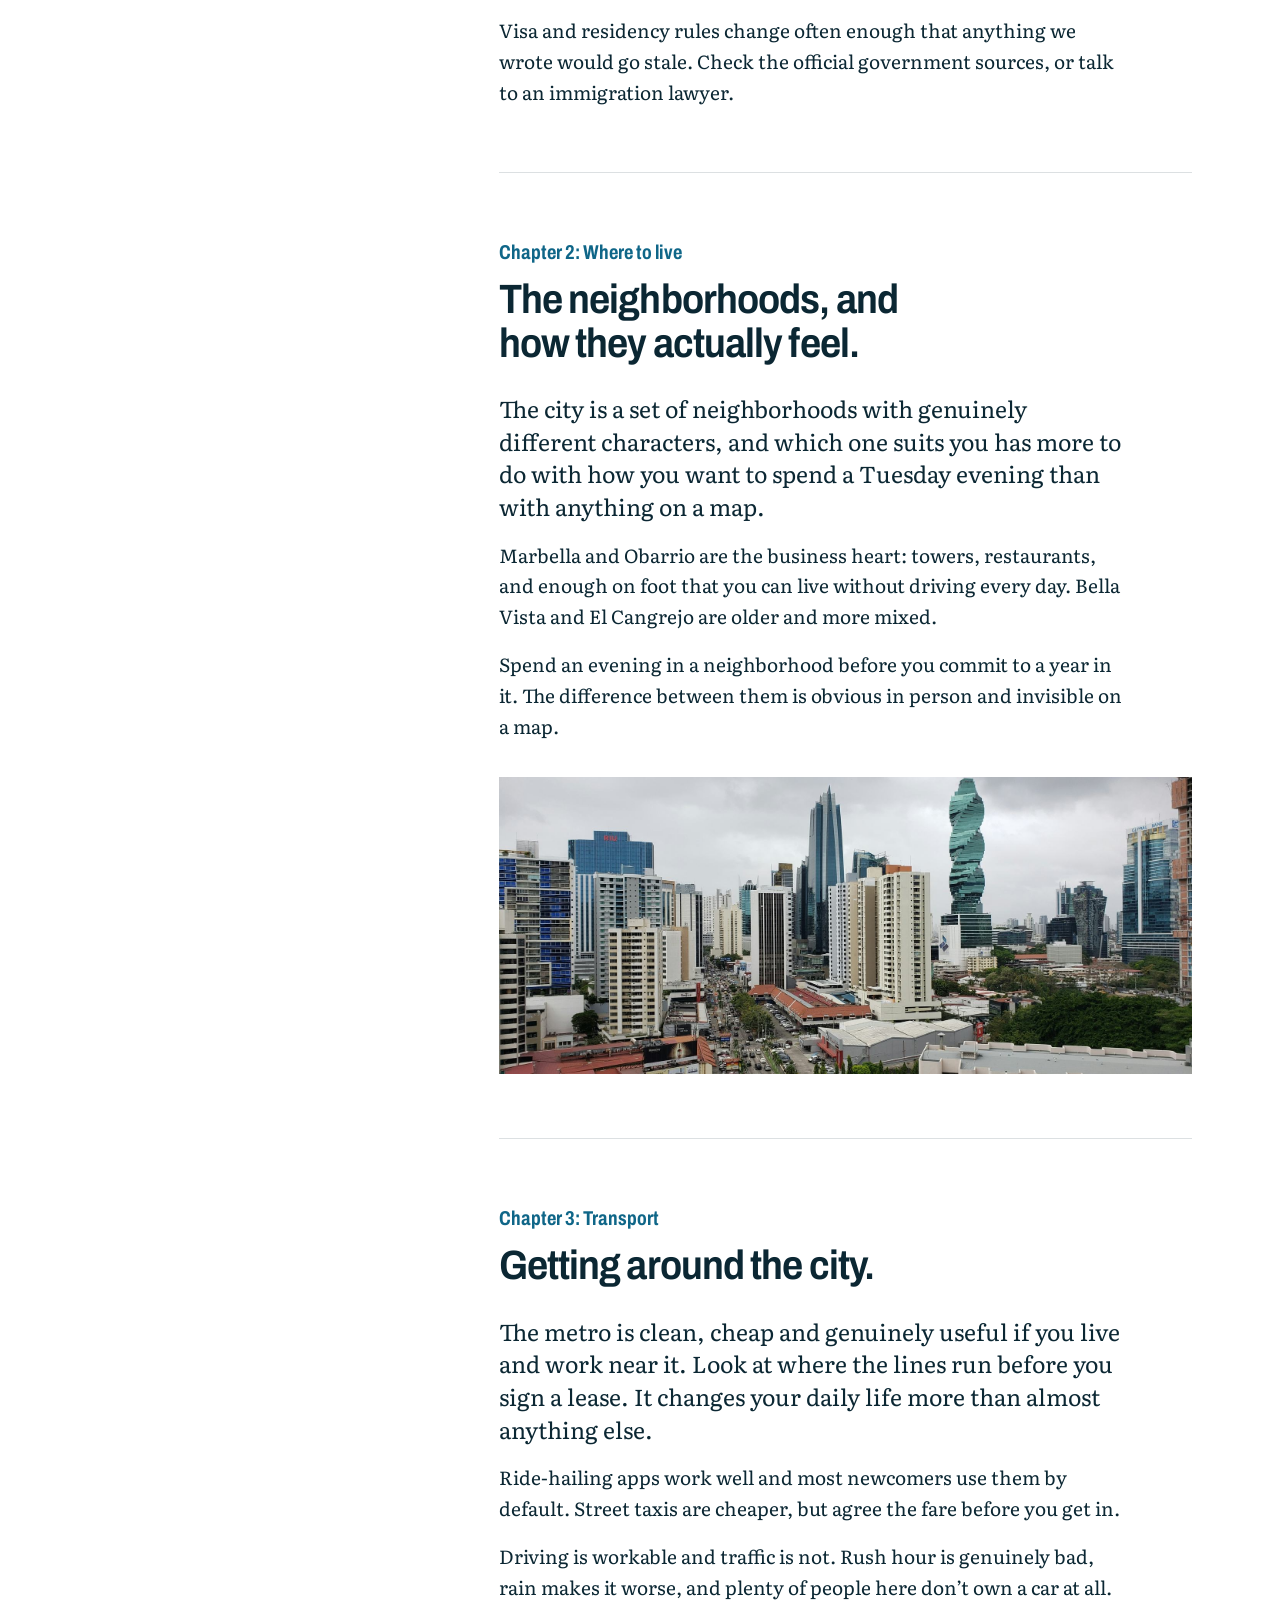
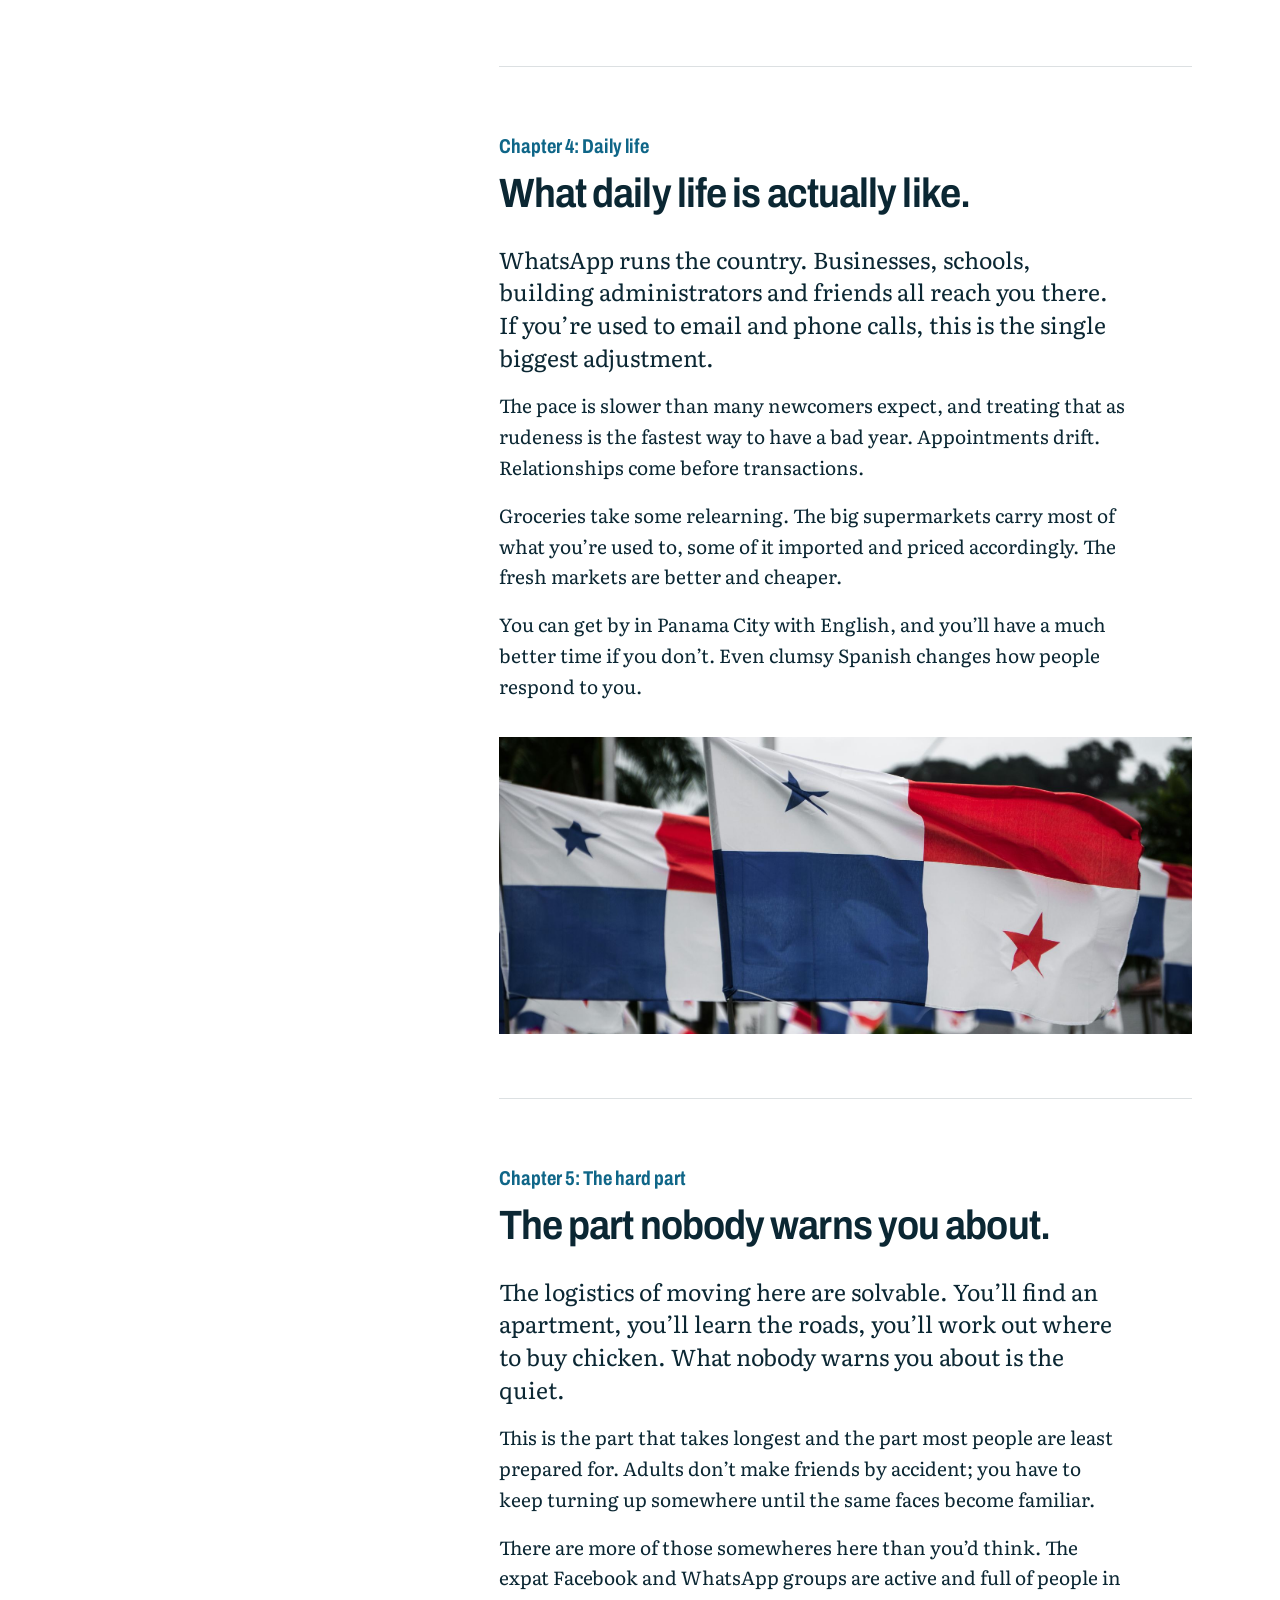
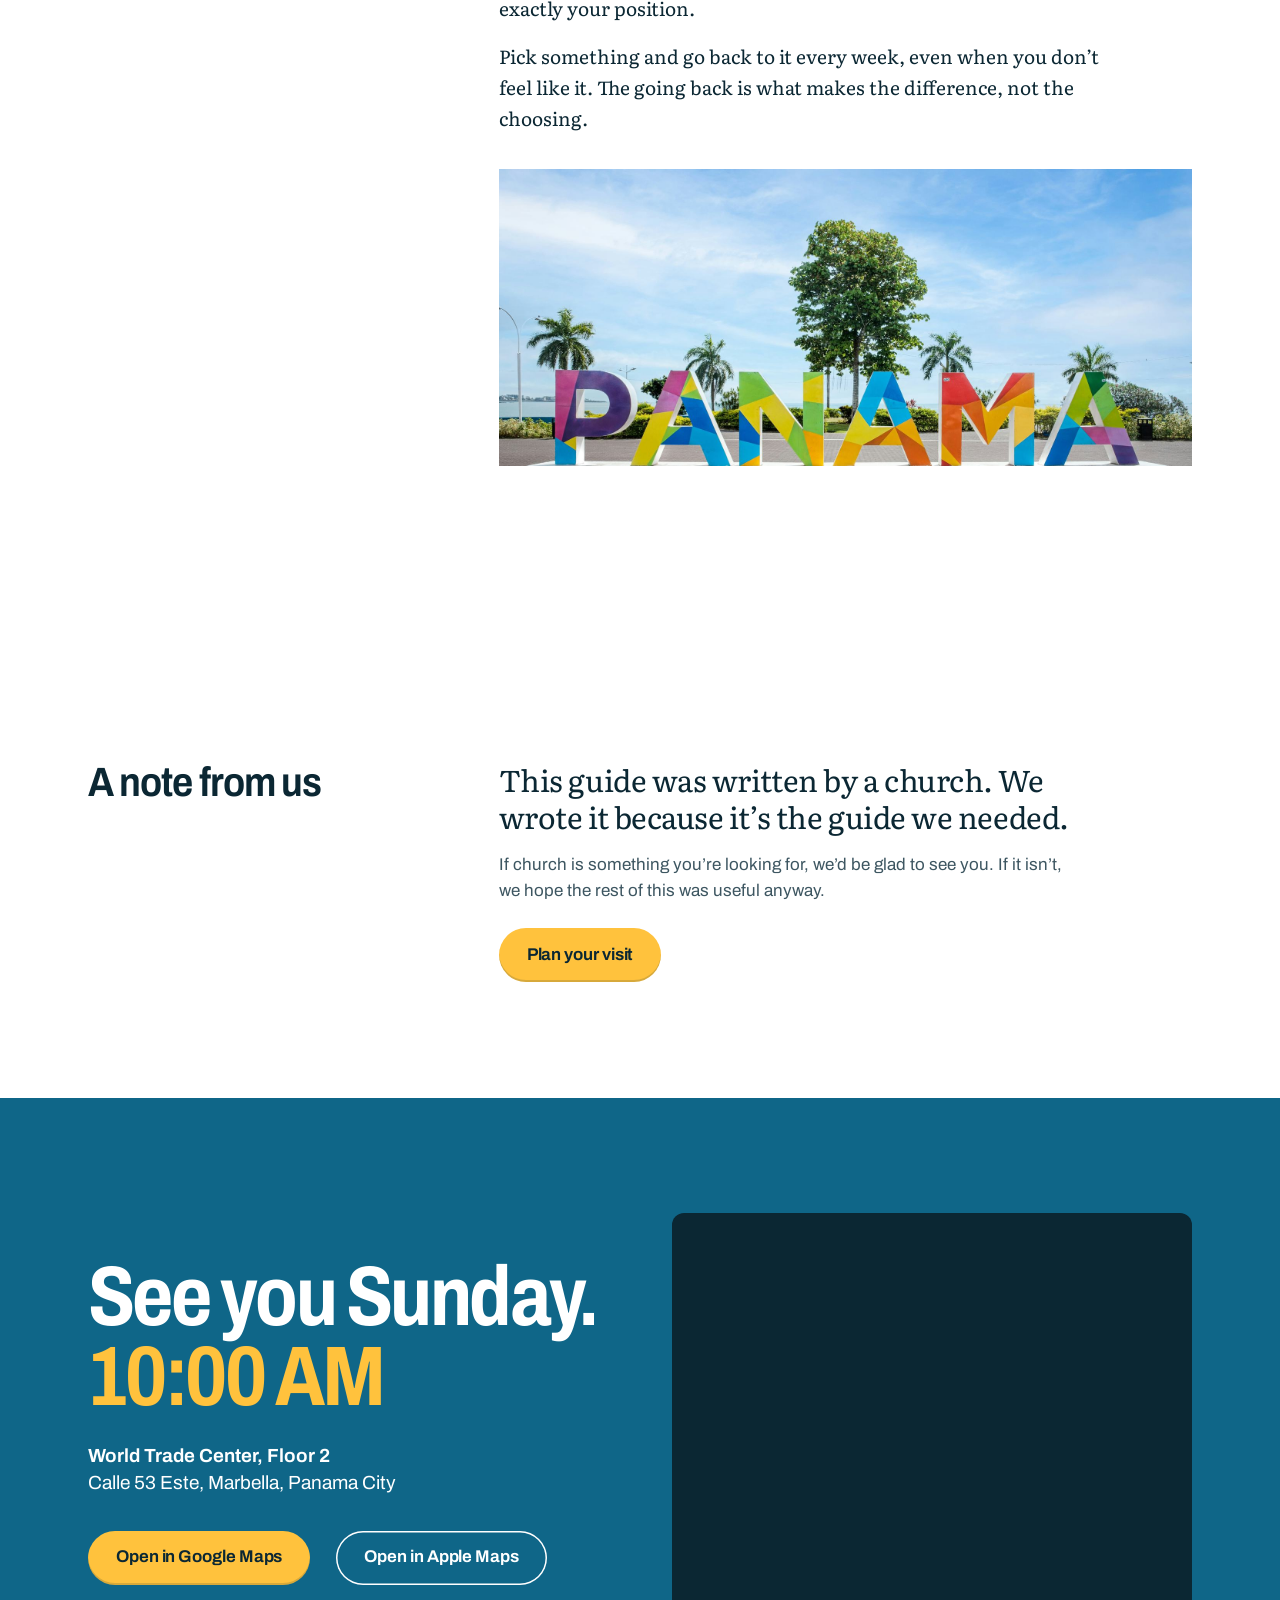
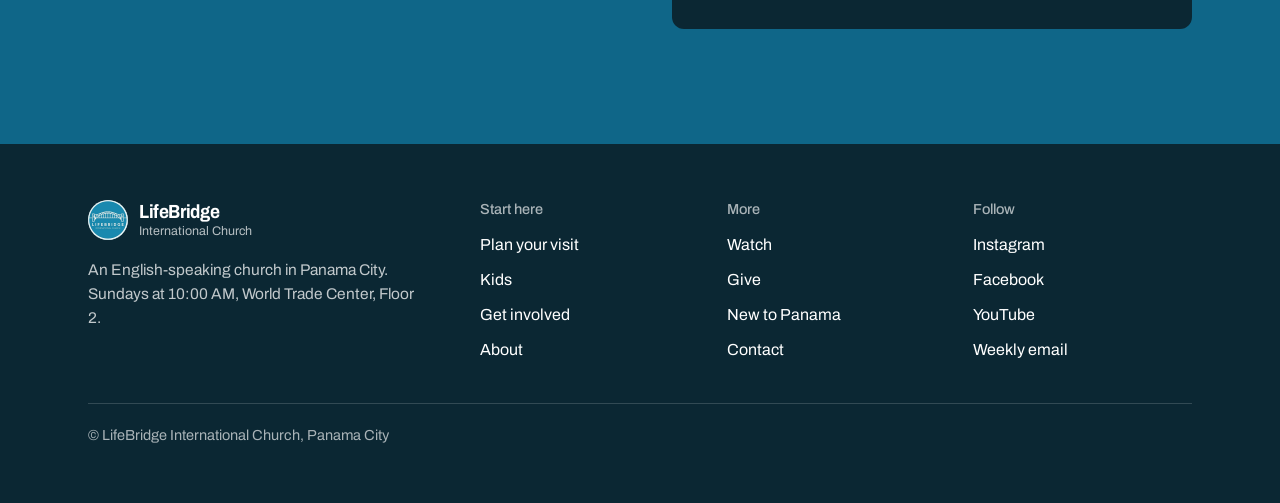
<file: new-to-panama/index.html>
<!DOCTYPE html>
<html lang="en">
<head>
<meta charset="UTF-8">
<meta name="viewport" content="width=device-width, initial-scale=1">
<title>Moving to Panama City: A Guide From People Who Did It — LifeBridge</title>
<meta name="description" content="A practical guide to moving to Panama City from an English-speaking church whose members did it: the first weeks, neighborhoods, getting around, daily life and meeting people.">
<link rel="canonical" href="https://lifebridgeic.com/new-to-panama">
<meta property="og:type" content="website">
<meta property="og:site_name" content="LifeBridge International Church">
<meta property="og:title" content="Moving to Panama City: A Guide From People Who Did It — LifeBridge">
<meta property="og:description" content="A practical guide to moving to Panama City from an English-speaking church whose members did it: the first weeks, neighborhoods, getting around, daily life and meeting people.">
<meta property="og:image" content="https://lifebridgeic.com/assets/img/group-wide.jpg">
<meta name="theme-color" content="#0B2733">
<link rel="icon" type="image/jpeg" href="../favicon.jpg">
<link rel="preload" href="../assets/fonts/archivo.woff2" as="font" type="font/woff2" crossorigin>
<link rel="stylesheet" href="../assets/site.css">
</head>
<body class="p-new-to-panama">
<a class="skip" href="#main">Skip to content</a>
<div class="strip"><div class="wrap">
  <span class="next"><span class="nosvc" data-skip hidden></span>Next service: <b><span data-date>Every Sunday</span>, <span data-time>10:00 AM</span></b> <span data-count></span></span>
  <span class="where"><span data-s="place.name">World Trade Center</span>, <span data-s="place.floor">Floor 2</span> <a data-link="maps.google" href="https://maps.app.goo.gl/PTKHtnqcWMbLNssR7" target="_blank" rel="noopener noreferrer">Google Maps</a><a data-link="maps.apple" href="https://maps.apple.com/?q=World+Trade+Center+Panama&amp;address=Calle+53+Este,+Marbella,+Panama+City,+Panama" target="_blank" rel="noopener noreferrer">Apple Maps</a></span>
</div><p class="notice wrap" data-notice hidden></p></div>
<header class="head"><div class="wrap">
  <a class="brand" href="../" aria-label="LifeBridge International Church, home"><img src="../assets/img/logo.png" width="40" height="40" alt=""><span><b>LifeBridge</b><span>International Church</span></span></a>
  <nav class="nav" aria-label="Main"><a href="../visit/">Visit</a><a href="../kids/">Kids</a><a href="../community/">Get involved</a><a href="../about/">About</a><a href="../watch/">Watch</a><a href="../give/">Give</a></nav>
  <a class="btn small" href="../visit/">Plan your visit</a>
  <button class="menu-btn" type="button" aria-expanded="false" aria-controls="drawer">Menu</button>
</div></header>
<div class="drawer" id="drawer" role="dialog" aria-modal="true" aria-label="Menu">
  <button class="close" type="button">Close</button>
  <nav aria-label="All pages"><a href="../visit/">Plan your visit</a><a href="../kids/">Kids</a><a href="../community/">Get involved</a><a href="../about/">About</a><a href="../watch/">Watch</a><a href="../give/">Give</a><a href="../new-to-panama/">New to Panama</a><a href="../contact/">Contact</a></nav>
  <a class="btn" href="../visit/">Plan your visit</a>
  <p>Sundays, <span data-s="time">10:00 AM</span>. <span data-s="place.name">World Trade Center</span>, <span data-s="place.floor">Floor 2</span>, <span data-s="place.street">Calle 53 Este, Marbella</span>.</p>
</div>
<main id="main">
<section class="hero wide"><div class="wrap">
  <figure><img src="../assets/img/panama-above.jpg" width="1800" height="771" alt="Panama City from above, towers and streets" fetchpriority="high"></figure>
  <div class="card"><h1>Moving to Panama City: a guide from people who did it.</h1><p class="lede">We&rsquo;re LifeBridge, an English-speaking church in Panama City. Nearly all of us arrived here from somewhere else.</p><div class="actions"><a class="btn" href="#first-weeks">Start reading</a><a class="link" href="#church">A note from us</a></div></div>
</div></section><section class="sec"><div class="wrap cols"><div class="sec-head sticky guide-nav"><h2 style="font-size:22px;margin-bottom:14px">In this guide</h2><ol class="chapters"><li><a href="#first-weeks"><b>1</b>Arriving</a></li><li><a href="#neighborhoods"><b>2</b>Where to live</a></li><li><a href="#getting-around"><b>3</b>Transport</a></li><li><a href="#daily-life"><b>4</b>Daily life</a></li><li><a href="#meeting-people"><b>5</b>The hard part</a></li><li><a href="#church"><b>+</b>A note from us</a></li></ol></div><div class="sec-body"><article class="chapter" id="first-weeks"><span class="n">Chapter 1: Arriving</span><h2>The first few weeks.</h2><div class="prose"><p>Sort out a local phone number first. Almost everything in Panama runs through WhatsApp: your landlord, your child&rsquo;s school, the plumber, the man who fixes your air conditioning.</p><p>Panama uses the US dollar, so there&rsquo;s no new currency to learn. There is, however, paperwork. Opening a bank account or signing a lease takes longer than you expect, and patience helps more than urgency.</p><p>Addresses work differently here. Places are found by building name, neighborhood and landmark rather than by street number, and taxi drivers will ask you which building.</p><p>Visa and residency rules change often enough that anything we wrote would go stale. Check the official government sources, or talk to an immigration lawyer.</p></div></article><article class="chapter" id="neighborhoods"><span class="n">Chapter 2: Where to live</span><h2>The neighborhoods, and how they actually feel.</h2><div class="prose"><p>The city is a set of neighborhoods with genuinely different characters, and which one suits you has more to do with how you want to spend a Tuesday evening than with anything on a map.</p><p>Marbella and Obarrio are the business heart: towers, restaurants, and enough on foot that you can live without driving every day. Bella Vista and El Cangrejo are older and more mixed.</p><p>Spend an evening in a neighborhood before you commit to a year in it. The difference between them is obvious in person and invisible on a map.</p></div><figure class="break" style="margin-top:36px"><img src="../assets/img/panama-above.jpg" width="1800" height="771" alt="Panama City from above, towers and streets" loading="lazy" decoding="async"></figure></article><article class="chapter" id="getting-around"><span class="n">Chapter 3: Transport</span><h2>Getting around the city.</h2><div class="prose"><p>The metro is clean, cheap and genuinely useful if you live and work near it. Look at where the lines run before you sign a lease. It changes your daily life more than almost anything else.</p><p>Ride-hailing apps work well and most newcomers use them by default. Street taxis are cheaper, but agree the fare before you get in.</p><p>Driving is workable and traffic is not. Rush hour is genuinely bad, rain makes it worse, and plenty of people here don&rsquo;t own a car at all.</p></div></article><article class="chapter" id="daily-life"><span class="n">Chapter 4: Daily life</span><h2>What daily life is actually like.</h2><div class="prose"><p>WhatsApp runs the country. Businesses, schools, building administrators and friends all reach you there. If you&rsquo;re used to email and phone calls, this is the single biggest adjustment.</p><p>The pace is slower than many newcomers expect, and treating that as rudeness is the fastest way to have a bad year. Appointments drift. Relationships come before transactions.</p><p>Groceries take some relearning. The big supermarkets carry most of what you&rsquo;re used to, some of it imported and priced accordingly. The fresh markets are better and cheaper.</p><p>You can get by in Panama City with English, and you&rsquo;ll have a much better time if you don&rsquo;t. Even clumsy Spanish changes how people respond to you.</p></div><figure class="break" style="margin-top:36px"><img src="../assets/img/panama-flags.jpg" width="1800" height="771" alt="Panama flags along a street in Panama City" loading="lazy" decoding="async"></figure></article><article class="chapter" id="meeting-people"><span class="n">Chapter 5: The hard part</span><h2>The part nobody warns you about.</h2><div class="prose"><p>The logistics of moving here are solvable. You&rsquo;ll find an apartment, you&rsquo;ll learn the roads, you&rsquo;ll work out where to buy chicken. What nobody warns you about is the quiet.</p><p>This is the part that takes longest and the part most people are least prepared for. Adults don&rsquo;t make friends by accident; you have to keep turning up somewhere until the same faces become familiar.</p><p>There are more of those somewheres here than you&rsquo;d think. The expat Facebook and WhatsApp groups are active and full of people in exactly your position.</p><p>Pick something and go back to it every week, even when you don&rsquo;t feel like it. The going back is what makes the difference, not the choosing.</p></div><figure class="break" style="margin-top:36px"><img src="../assets/img/panama-sign.jpg" width="1800" height="771" alt="The colourful PANAMA sign on the waterfront" loading="lazy" decoding="async"></figure></article></div></div></section>
<section class="sec" id="church"><div class="wrap cols">
  <div class="sec-head"><h2>A note from us</h2></div>
  <div class="sec-body"><p class="statement">This guide was written by a church. We wrote it because it&rsquo;s the guide we needed.</p><p class="after-st">If church is something you&rsquo;re looking for, we&rsquo;d be glad to see you. If it isn&rsquo;t, we hope the rest of this was useful anyway.</p><div class="actions"><a class="btn" href="../visit/">Plan your visit</a></div></div>
</div></section><section id="sunday" class="sec blue close on-dark" aria-labelledby="close-h"><div class="wrap">
  <div>
    <h2 id="close-h">See you <span data-day>Sunday</span>. <span class="y" data-time>10:00 AM</span></h2>
    <address><b><span data-s="place.name">World Trade Center</span>, <span data-s="place.floor">Floor 2</span></b><span data-s="place.street">Calle 53 Este, Marbella</span>, Panama City</address>
    <div class="actions"><a class="btn" data-link="maps.google" href="https://maps.app.goo.gl/PTKHtnqcWMbLNssR7" target="_blank" rel="noopener noreferrer">Open in Google Maps</a><a class="btn line" data-link="maps.apple" href="https://maps.apple.com/?q=World+Trade+Center+Panama&amp;address=Calle+53+Este,+Marbella,+Panama+City,+Panama" target="_blank" rel="noopener noreferrer">Open in Apple Maps</a></div>
  </div>
  <div class="map"><iframe data-mapframe loading="lazy" referrerpolicy="no-referrer-when-downgrade" title="Map to LifeBridge International Church" src="https://www.google.com/maps?q=World+Trade+Center+Panama+Calle+53+Este+Marbella&amp;z=14&amp;output=embed"></iframe></div>
  
</div></section>
</main>
<footer class="foot"><div class="wrap">
  <div><a class="brand" href="../" aria-label="LifeBridge International Church, home"><img src="../assets/img/logo.png" width="40" height="40" alt=""><span><b>LifeBridge</b><span>International Church</span></span></a><p>An English-speaking church in Panama City. Sundays at <span data-s="time">10:00 AM</span>, <span data-s="place.name">World Trade Center</span>, <span data-s="place.floor">Floor 2</span>.</p></div>
  <div><h3>Start here</h3><ul><li><a href="../visit/">Plan your visit</a></li><li><a href="../kids/">Kids</a></li><li><a href="../community/">Get involved</a></li><li><a href="../about/">About</a></li></ul></div>
  <div><h3>More</h3><ul><li><a href="../watch/">Watch</a></li><li><a href="../give/">Give</a></li><li><a href="../new-to-panama/">New to Panama</a></li><li><a href="../contact/">Contact</a></li></ul></div>
  <div><h3>Follow</h3><ul><li><a href="https://www.instagram.com/lifebridgeic" target="_blank" rel="noopener noreferrer">Instagram</a></li><li><a href="https://www.facebook.com/lifebridgeic" target="_blank" rel="noopener noreferrer">Facebook</a></li><li><a href="https://www.youtube.com/channel/UC1uYoyE02tunZLR449S-I2g" target="_blank" rel="noopener noreferrer">YouTube</a></li><li><a data-link="links.email" href="http://eepurl.com/djqE1j" target="_blank" rel="noopener noreferrer">Weekly email</a></li></ul></div>
  <p class="legal">© LifeBridge International Church, Panama City</p>
</div></footer>
<div class="bar"><span><b>Sundays, <span data-s="time">10:00 AM</span></b><span data-s="place.name">World Trade Center</span>, <span data-s="place.floor">Floor 2</span></span><a class="btn small" href="../visit/">Plan your visit</a></div>
<script src="../assets/site.js" defer></script>
</body>
</html>
</file>
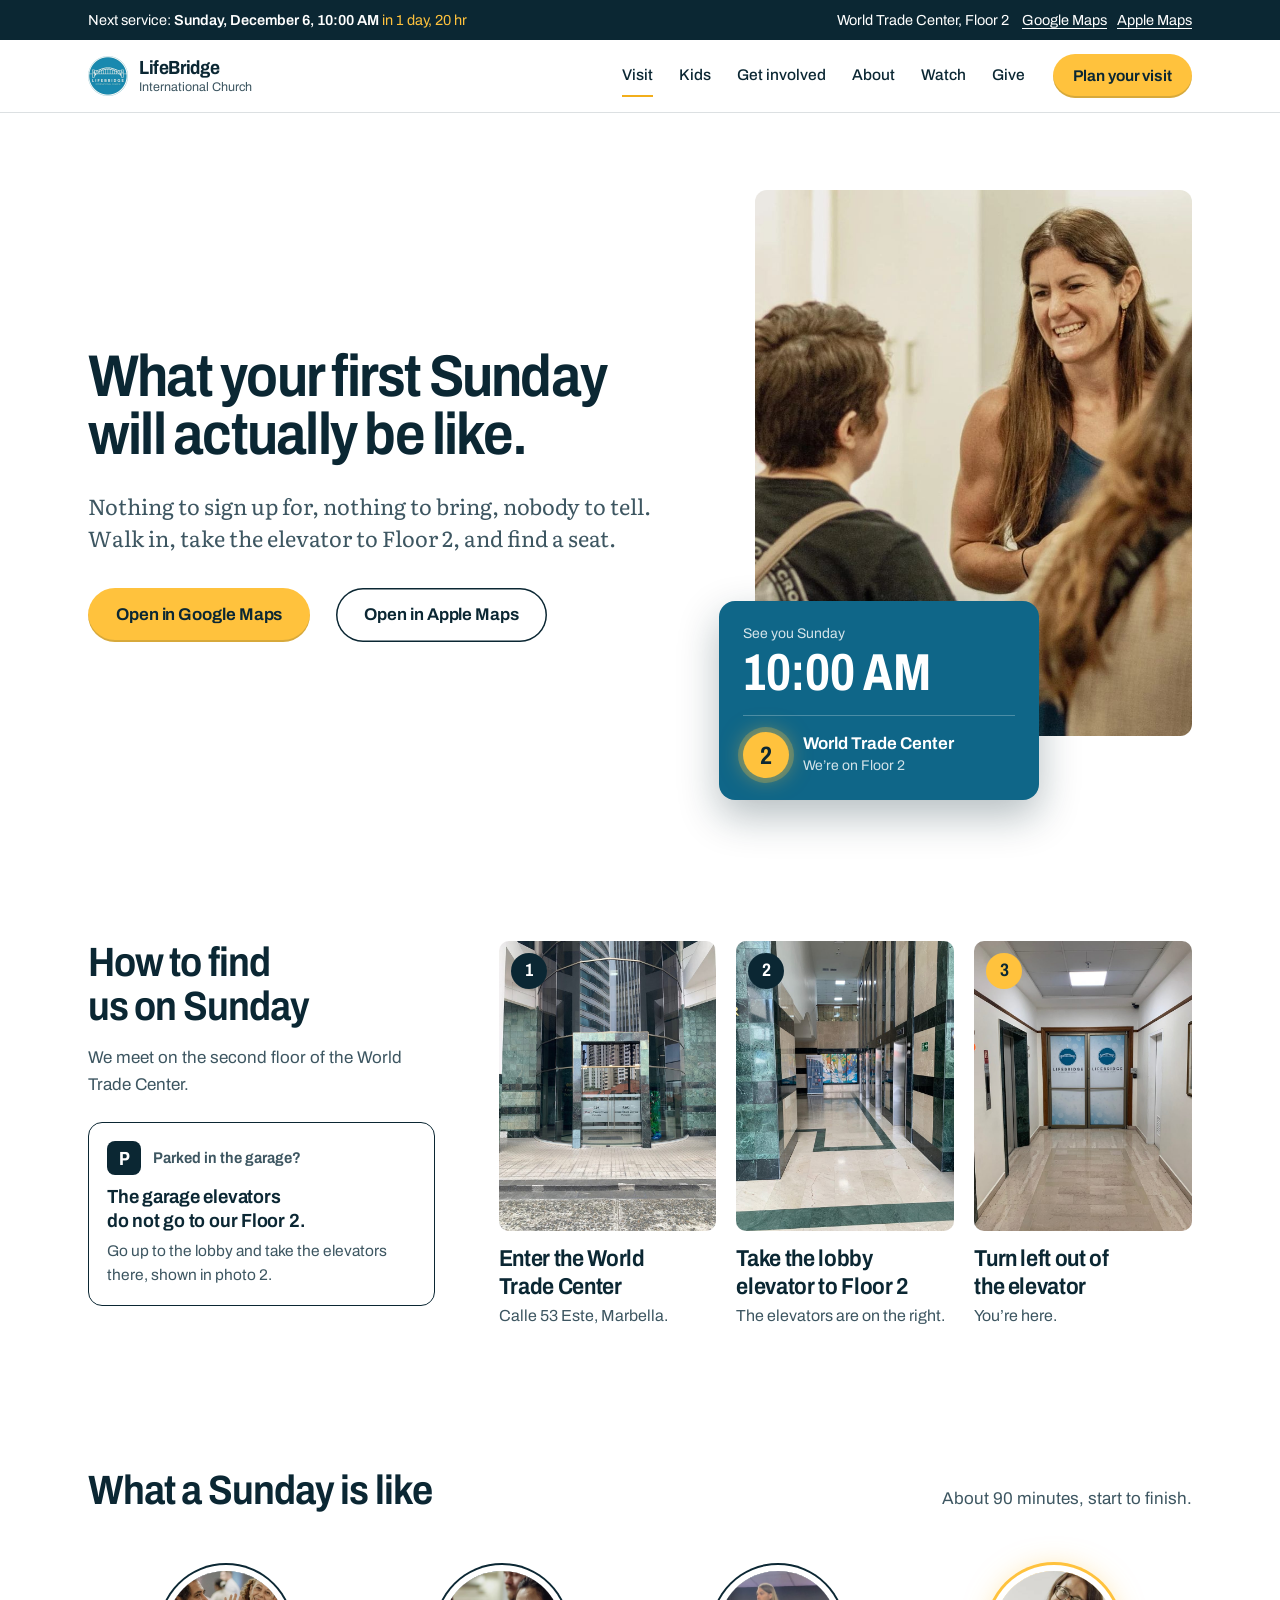
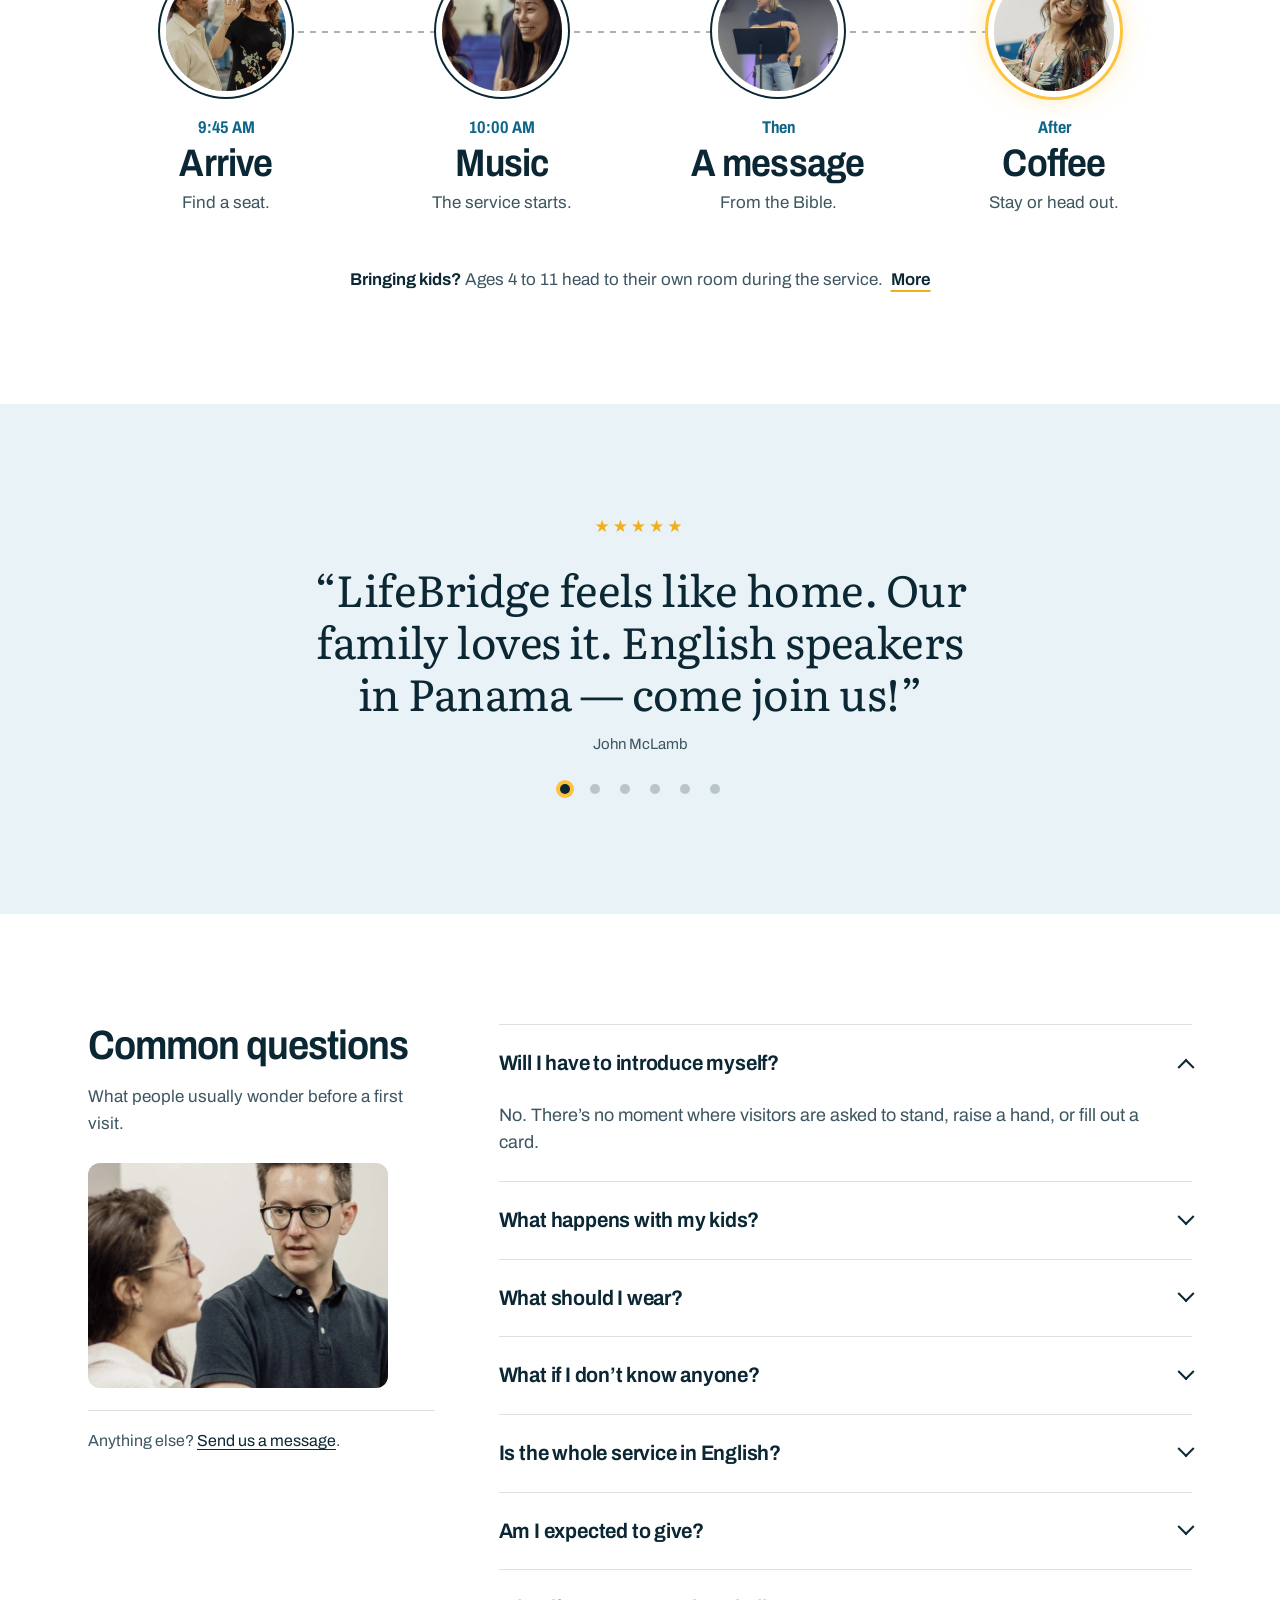
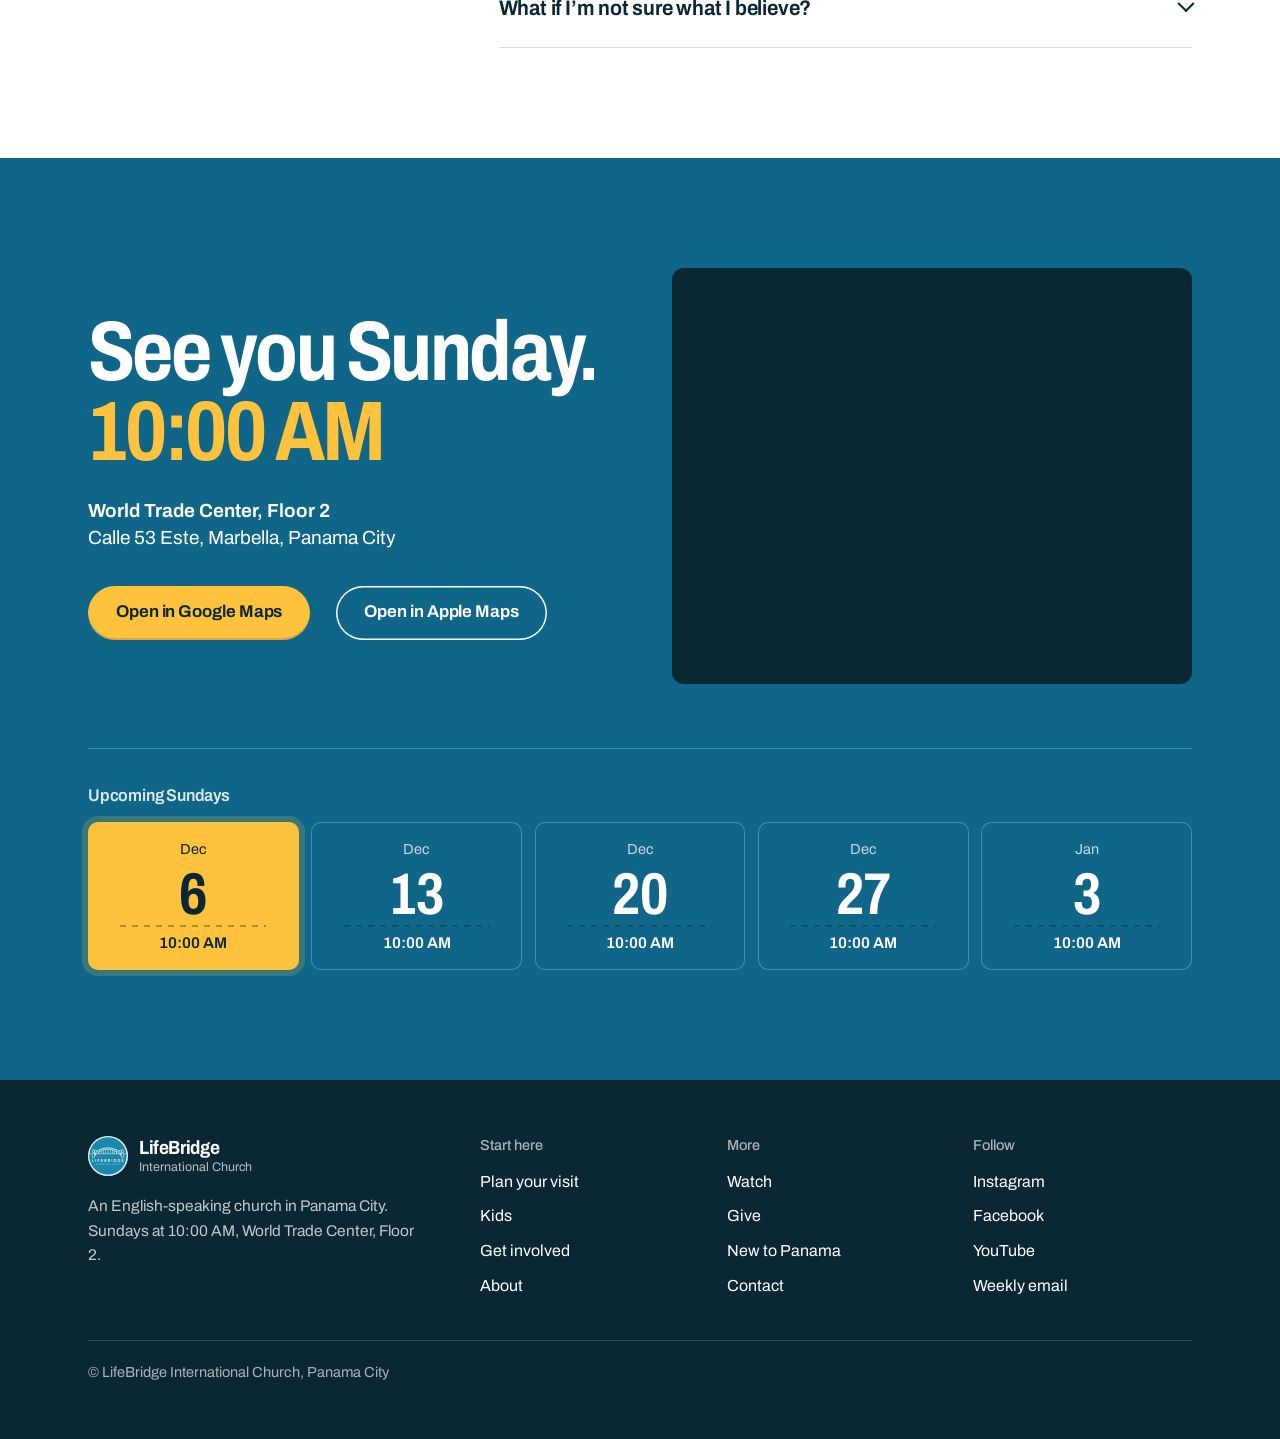
<file: sundays/index.html>
<!doctype html><html lang="en"><head><meta charset="utf-8"><title>Plan your visit — LifeBridge International Church</title><meta name="robots" content="noindex"><link rel="canonical" href="https://lifebridgeic.com/visit/"><meta http-equiv="refresh" content="0; url=../visit/"><script>location.replace("../visit/"+location.hash)</script></head><body><p><a href="../visit/">This page has moved to Plan your visit.</a></p></body></html>
</file>
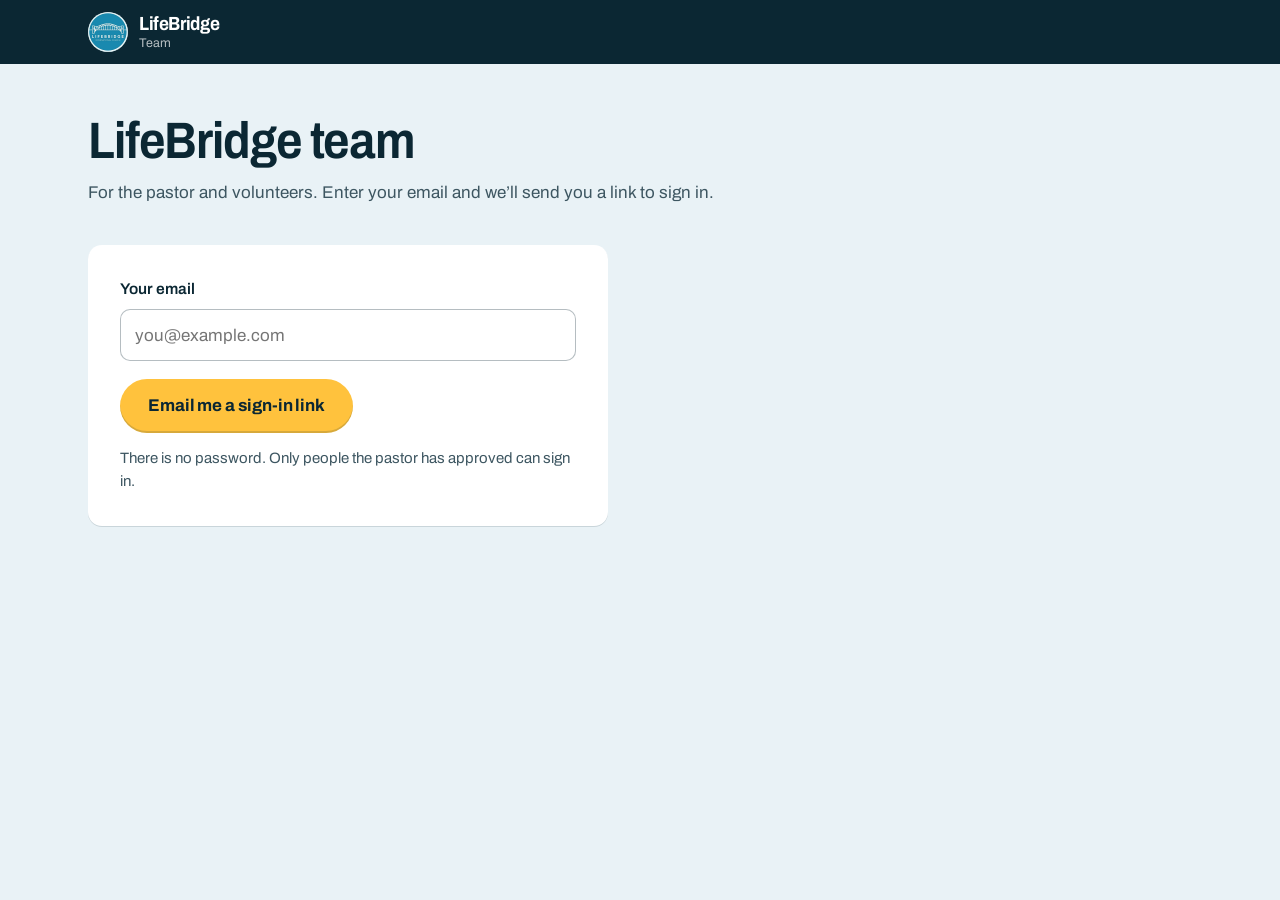
<file: team/index.html>
<!DOCTYPE html>
<html lang="en">
<head>
<meta charset="UTF-8">
<meta name="viewport" content="width=device-width, initial-scale=1">
<title>LifeBridge team</title>
<meta name="robots" content="noindex, nofollow">
<link rel="icon" type="image/jpeg" href="../favicon.jpg">
<link rel="stylesheet" href="../assets/site.css">
<style>
body{background:var(--mist);min-height:100vh;margin:0}
.a-head{background:var(--ink);color:#fff}.a-head .wrap{display:flex;align-items:center;gap:20px;height:64px}.a-head .brand{margin-right:auto}.a-head .brand b{color:#fff}.a-head .brand span span{color:rgba(255,255,255,.7)}.a-head .brand img{background:#fff;border-radius:50%}
.a-head a.q{color:#fff;font-size:15.5px;text-decoration:underline;text-underline-offset:4px;white-space:nowrap}
.a-main{padding:clamp(28px,4vw,56px) 0 80px}.a-main h1{font-size:clamp(32px,4vw,52px)}.a-main .sub{margin-top:12px;color:var(--ink-2);max-width:40em}
.vp-ic{width:44px;height:44px;border-radius:12px;background:var(--mist);color:var(--canal);display:grid;place-items:center;flex:none}.vp-ic svg{width:22px;height:22px}
.t-card{background:#fff;border-radius:14px;padding:clamp(20px,2.6vw,32px);box-shadow:0 1px 0 var(--rule)}
.t-narrow{max-width:520px;margin-top:clamp(24px,3vw,40px)}
.t-card label{display:block;font-weight:600;font-size:15.5px;margin:0 0 8px}
.t-card input[type=email],.t-card input[type=text],.t-card select{width:100%;height:52px;border-radius:10px;border:1.5px solid rgba(11,39,51,.3);padding:0 14px;font:inherit;color:var(--ink);background:#fff}
.t-card .btn{margin-top:18px;border:0;cursor:pointer;font:inherit;font-weight:700}
.t-hint{color:var(--ink-2);font-size:15px;margin-top:14px}
.t-mail{margin-top:22px;border:1.5px dashed rgba(11,39,51,.35);border-radius:14px;padding:20px;background:#fff}.t-mail small{display:block;color:var(--ink-2);font-size:13.5px}.t-mail h3{font-size:19px;margin-top:10px}.t-mail p{margin-top:8px;color:var(--ink-2);font-size:15px}
.t-hub{display:grid;grid-template-columns:repeat(3,minmax(0,1fr));gap:14px;margin-top:clamp(24px,3vw,40px)}
.t-back{display:inline-block;font:inherit;font-weight:600;font-size:15px;background:none;border:0;color:var(--ink);text-decoration:underline;text-underline-offset:4px;cursor:pointer;padding:0;margin-bottom:14px}
.t-people{margin-top:clamp(24px,3vw,40px);display:grid;gap:20px;grid-template-columns:minmax(0,7fr) minmax(0,5fr);align-items:start}
.t-row{display:grid;grid-template-columns:minmax(0,1fr) 200px auto;gap:12px;align-items:center;padding:14px 0;border-top:1px solid var(--rule)}.t-row:first-of-type{border-top:0}
.t-row b{display:block;font-weight:650}.t-row small{display:block;color:var(--ink-2);font-size:14px;overflow:hidden;text-overflow:ellipsis}
.t-row select{height:42px !important}.t-row button{font:inherit;font-size:14.5px;font-weight:600;background:none;border:0;color:#A32A1B;text-decoration:underline;text-underline-offset:3px;cursor:pointer}.t-row button[disabled]{color:var(--ink-2);text-decoration:none;cursor:default}
.t-card h2{font-size:24px;font-stretch:90%}.t-card h2 + p{color:var(--ink-2);font-size:15px;margin-top:6px}
.t-f{margin-top:16px}.t-err{color:#A32A1B;font-weight:600;font-size:14.5px;margin-top:10px}
.t-prev{margin-top:clamp(24px,3vw,40px)}.t-prev img{width:100%;border-radius:14px;display:block;box-shadow:0 1px 0 var(--rule)}
@media (max-width:860px){.t-hub,.t-people{grid-template-columns:1fr}.t-row{grid-template-columns:minmax(0,1fr) auto}.t-row select{grid-column:1/-1;grid-row:2}}
.t-hub a{color:inherit;text-decoration:none;background:#fff;border-radius:14px;padding:clamp(20px,2.4vw,28px);box-shadow:0 1px 0 var(--rule);display:flex;flex-direction:column;min-height:200px;transition:transform .12s}
.t-hub a:hover{transform:translateY(-2px)}.t-hub a:focus-visible{outline:3px solid var(--bridge);outline-offset:2px}
.t-hub a b{font-size:23px;font-stretch:88%;letter-spacing:-.015em;line-height:1.15;margin-top:16px}.t-hub a span.d{color:var(--ink-2);font-size:15px;margin-top:6px}.t-hub a em{font-style:normal;margin-top:auto;padding-top:16px;font-weight:650;font-size:14.5px;text-decoration:underline;text-decoration-color:var(--lamp-deep);text-decoration-thickness:2px;text-underline-offset:5px}
.t-notice{margin-top:22px;font-size:14.5px;color:var(--ink-2);max-width:46em}.t-notice b{color:var(--ink);font-weight:650}
.t-flag{display:inline-block;background:#FFF4D6;border-radius:10px;padding:10px 14px;font-size:14.5px;margin-top:16px;max-width:46em}
@media (prefers-reduced-motion:reduce){.t-hub a{transition:none}}
@media (max-width:860px){.t-hub a{min-height:0}}
@media (max-width:560px){.a-head .brand span{display:none}}
.a-head .me{font-size:14.5px;color:rgba(255,255,255,.8);white-space:nowrap;overflow:hidden;text-overflow:ellipsis;min-width:0}.a-head button.q{background:none;border:0;color:#fff;font:inherit;font-size:15.5px;text-decoration:underline;text-underline-offset:4px;cursor:pointer;white-space:nowrap;padding:8px 0}@media (max-width:640px){.a-head .me{display:none}}
.t-card p.t-hint a.t-back{display:inline}
.t-tasks{margin-top:20px}.t-link{max-width:560px}
.t-task{display:grid;grid-template-columns:minmax(0,1fr) 190px 110px;gap:12px;align-items:center;padding:12px 0;border-top:1px solid var(--rule)}#tlist{margin-top:20px}
.t-task b{font-weight:650}.t-task small{display:block;color:var(--ink-2);font-size:14px}.t-task select{height:42px !important}.t-task.off b{color:var(--ink-2);text-decoration:line-through}
.t-task .wk{font-size:14.5px;color:var(--ink-2)}
@media (max-width:700px){.t-task{grid-template-columns:minmax(0,1fr) 110px}.t-task .freq{grid-column:1/-1;grid-row:2}.t-task .wk{display:none}}
[hidden]{display:none !important}
</style>
</head>
<body>
<header class="a-head"><div class="wrap">
  <a class="brand" href="./" aria-label="LifeBridge team, home"><img src="../assets/img/logo.png" width="40" height="40" alt=""><span><b>LifeBridge</b><span>Team</span></span></a>
  <span class="me" id="me" hidden></span>
  <button class="q" type="button" id="out" hidden>Sign out</button>
</div></header>
<main class="a-main"><div class="wrap">
<section id="v-signin" hidden><h1>LifeBridge team</h1><p class="sub">For the pastor and volunteers. Enter your email and we&rsquo;ll send you a link to sign in.</p>
  <form class="t-card t-narrow" id="f-in"><label for="em">Your email</label><input id="em" type="email" required autocomplete="email" placeholder="you@example.com"><button class="btn" type="submit">Email me a sign-in link</button><p class="t-hint">There is no password. Only people the pastor has approved can sign in.</p></form></section>
<section id="v-sent" hidden><h1>Check your email</h1><p class="sub">We&rsquo;ve sent a sign-in link to <b id="sent-to"></b>. It works once and expires in 15 minutes.</p>
  <div class="t-card t-narrow"><p style="font-weight:650">Opened the link?</p><button class="btn" type="button" id="magic">Continue</button><p class="t-err" id="in-err" hidden>That email isn&rsquo;t on the approved list. Ask the pastor to add you.</p><p class="t-hint"><a class="t-back" href="#" id="again" style="margin:0">Use a different email</a></p></div></section>
<section id="v-hub" hidden><h1 id="hello">LifeBridge team</h1><p class="sub">What do you want to do?</p>
  <div class="t-hub">
    <a href="../volunteer/"><span class="vp-ic"><svg viewBox="0 0 24 24" fill="none" stroke="currentColor" stroke-width="2" stroke-linecap="round" stroke-linejoin="round" aria-hidden="true"><path d="M5 12.500l4.500 4.500L19 7.500"/></svg></span><b>Volunteer tasks</b><span class="d">What&rsquo;s due on Google, social, email and Linktree, and how to do it.</span><em>Open tasks</em></a>
    <a href="../admin/"><span class="vp-ic"><svg viewBox="0 0 24 24" fill="none" stroke="currentColor" stroke-width="2" stroke-linecap="round" stroke-linejoin="round" aria-hidden="true"><path d="M12 21s-6.5-5.6-6.5-10.5a6.5 6.5 0 0 1 13 0C18.500 15.400 12 21 12 21z"/><circle cx="12" cy="10.500" r="2.300"/></svg></span><b>Update the website</b><span class="d">This Sunday, the latest message, events and site details.</span><em>Open updates</em></a>
    <a href="#people"><span class="vp-ic"><svg viewBox="0 0 24 24" fill="none" stroke="currentColor" stroke-width="2" stroke-linecap="round" stroke-linejoin="round" aria-hidden="true"><path d="M20 12a7.500 7.500 0 0 1-11 6.600L4.500 20l1.300-4A7.500 7.500 0 1 1 20 12z"/></svg></span><b>Manage volunteers</b><span class="d">Choose who can sign in, and what volunteers are asked to do.</span><em id="hub-people">Open the list</em></a>
  </div>
</section>
<section id="v-people" hidden><a class="t-back" href="#">Back</a><h1>Manage volunteers</h1><p class="sub">Who can sign in, and which tasks they see.</p>
  <div class="t-people"><div class="t-card"><h2>Who can sign in</h2><p>Only the people on this list can get a sign-in link.</p><div id="plist" style="margin-top:10px"></div></div>
  <form class="t-card" id="f-add"><h2>Add someone</h2><p>They can sign in as soon as you add them.</p><div class="t-f"><label for="pn">Name</label><input id="pn" type="text" required maxlength="40" autocomplete="off"></div><div class="t-f"><label for="pe">Email</label><input id="pe" type="email" required autocomplete="off"></div><div class="t-f"><label for="pr">Can do</label><select id="pr"><option value="volunteer">Volunteer tasks</option><option value="admin">Everything (admin)</option></select></div><button class="btn" type="submit">Add</button><p class="t-err" id="perr" hidden></p></form></div>
  <div class="t-card t-tasks"><h2>Volunteer tasks</h2><p>Switch off anything the church doesn&rsquo;t do, and set how often the others come round. Weekly tasks stay weekly.</p>
    <div class="t-f t-link"><label for="vr">Google review link, for the congregation</label><input id="vr" type="text" inputmode="url" maxlength="500" autocomplete="off" placeholder="https://"><p class="t-err" id="vr-err" hidden>A link starts with https:// and has no spaces.</p></div>
    <div id="tlist"></div></div></section>
</div></main>
<script src="../assets/team.js"></script>
<script>
(function(){
  'use strict';
  var d=document,$=function(i){return d.getElementById(i)},T=window.Team,people=T.people(),me=T.me(),pending='';
  function esc(s){return String(s).replace(/[&<>"]/g,function(c){return {'&':'&amp;','<':'&lt;','>':'&gt;','"':'&quot;'}[c]})}
  function list(){
    var admins=people.filter(function(p){return p.role==='admin'}).length;
    $('plist').innerHTML=people.map(function(p,i){var self=me&&p.email===me.email,lastAdmin=p.role==='admin'&&admins===1;
      return '<div class="t-row"><div><b>'+esc(p.name)+(self?' (you)':'')+'</b><small>'+esc(p.email)+'</small></div><select data-role="'+i+'" aria-label="What '+esc(p.name)+' can do"'+(lastAdmin||self?' disabled':'')+'><option value="volunteer"'+(p.role!=='admin'?' selected':'')+'>Volunteer tasks</option><option value="admin"'+(p.role==='admin'?' selected':'')+'>Everything (admin)</option></select><button type="button" data-rm="'+i+'"'+(lastAdmin||self?' disabled':'')+'>'+(self||lastAdmin?'':'Remove')+'</button></div>'}).join('');
    $('hub-people').textContent=people.length+(people.length===1?' person':' people')+' on the list';
  }
  function show(v){['signin','sent','hub','people'].forEach(function(x){$('v-'+x).hidden=x!==v}); window.scrollTo(0,0)}
  function route(){
    me=T.me();
    if(!me){show(pending?'sent':'signin');return}
    if(me.role!=='admin'){location.replace('../volunteer/');return}
    T.head(me,'./'); $('hello').textContent='Hello, '+T.first(me)+'.'; list(); show(location.hash==='#people'?'people':'hub');
  }
  $('f-in').addEventListener('submit',function(e){e.preventDefault();pending=$('em').value.trim();$('sent-to').textContent=pending;$('in-err').hidden=true;show('sent')});
  $('magic').addEventListener('click',function(){if(!T.find(pending)){$('in-err').hidden=false;return} T.signIn(pending);pending='';route()});
  $('again').addEventListener('click',function(e){e.preventDefault();pending='';show('signin');$('em').focus()});
  $('f-add').addEventListener('submit',function(e){e.preventDefault();var em=$('pe').value.trim().toLowerCase(),er=$('perr');
    if(people.some(function(p){return p.email===em})){er.textContent='That email is already on the list.';er.hidden=false;return}
    er.hidden=true; people.push({name:$('pn').value.trim().slice(0,40),email:em.slice(0,120),role:$('pr').value==='admin'?'admin':'volunteer'}); $('pn').value=$('pe').value=''; T.save(people); list()});
  d.addEventListener('click',function(e){var x=e.target.closest('[data-rm]'); if(x&&!x.disabled){people.splice(+x.getAttribute('data-rm'),1);T.save(people);list()}});
  d.addEventListener('change',function(e){var x=e.target.closest('[data-role]'); if(x){people[+x.getAttribute('data-role')].role=x.value==='admin'?'admin':'volunteer';T.save(people);list()}});
  // ---- volunteer tasks: on or off, and how often
  var VT=[['g1','Reply to new Google reviews','Google'],['g2','Ask for Google reviews','Google',[['','Every 6 weeks'],['4','Every 4 weeks'],['8','Every 8 weeks'],['12','Every 12 weeks']]],
    ['g3','Add new photos','Google',[['','Every 3 months'],['8','Every 2 months'],['26','Every 6 months']]],['g4','Check the hours','Google',[['','Every 4 weeks'],['8','Every 8 weeks'],['13','Every 3 months']]],
    ['s1','This week\u2019s post','Instagram, Facebook, TikTok'],['s2','Reply to messages and comments','Instagram, Facebook, TikTok'],['e1','Send the weekly email','Weekly email'],['u1','Text first-time guests','Sunday guests'],
    ['l1','Check the Linktree links','Linktree',[['','Every 4 weeks'],['8','Every 8 weeks'],['13','Every 3 months']]]], tk=T.tasks();
  function tlist(){
    $('tlist').innerHTML=VT.map(function(v){var off=tk['vol.'+v[0]+'.on']==='off', ev=tk['vol.'+v[0]+'.every']||'';
      return '<div class="t-task'+(off?' off':'')+'"><div><b>'+esc(v[1])+'</b><small>'+v[2]+'</small></div>'+
        (v[3]?'<select class="freq" data-every="'+v[0]+'" aria-label="How often: '+esc(v[1])+'"'+(off?' disabled':'')+'>'+v[3].map(function(o){return '<option value="'+o[0]+'"'+(o[0]===ev?' selected':'')+'>'+o[1]+'</option>'}).join('')+'</select>':'<span class="wk freq">Every week</span>')+
        '<select data-on="'+v[0]+'" aria-label="On or off: '+esc(v[1])+'"><option value="">On</option><option value="off"'+(off?' selected':'')+'>Off</option></select></div>'}).join('');
  }
  $('vr').value=tk['vol.reviewlink']||'';
  $('vr').addEventListener('input',function(){var v=$('vr').value.trim(), ok=!v||/^https?:\/\/\S+$/.test(v); $('vr-err').hidden=ok; if(ok){ if(v) tk['vol.reviewlink']=v; else delete tk['vol.reviewlink']; T.saveTasks(tk); }});
  d.addEventListener('change',function(e){var x=e.target.closest('[data-on],[data-every]'); if(!x) return; var id=x.getAttribute('data-on')||x.getAttribute('data-every'), key='vol.'+id+(x.hasAttribute('data-on')?'.on':'.every'); if(x.value) tk[key]=x.value; else delete tk[key]; T.saveTasks(tk); tlist()});
  tlist();
  window.addEventListener('hashchange',route); route();
})();
</script>
</body>
</html>
</file>
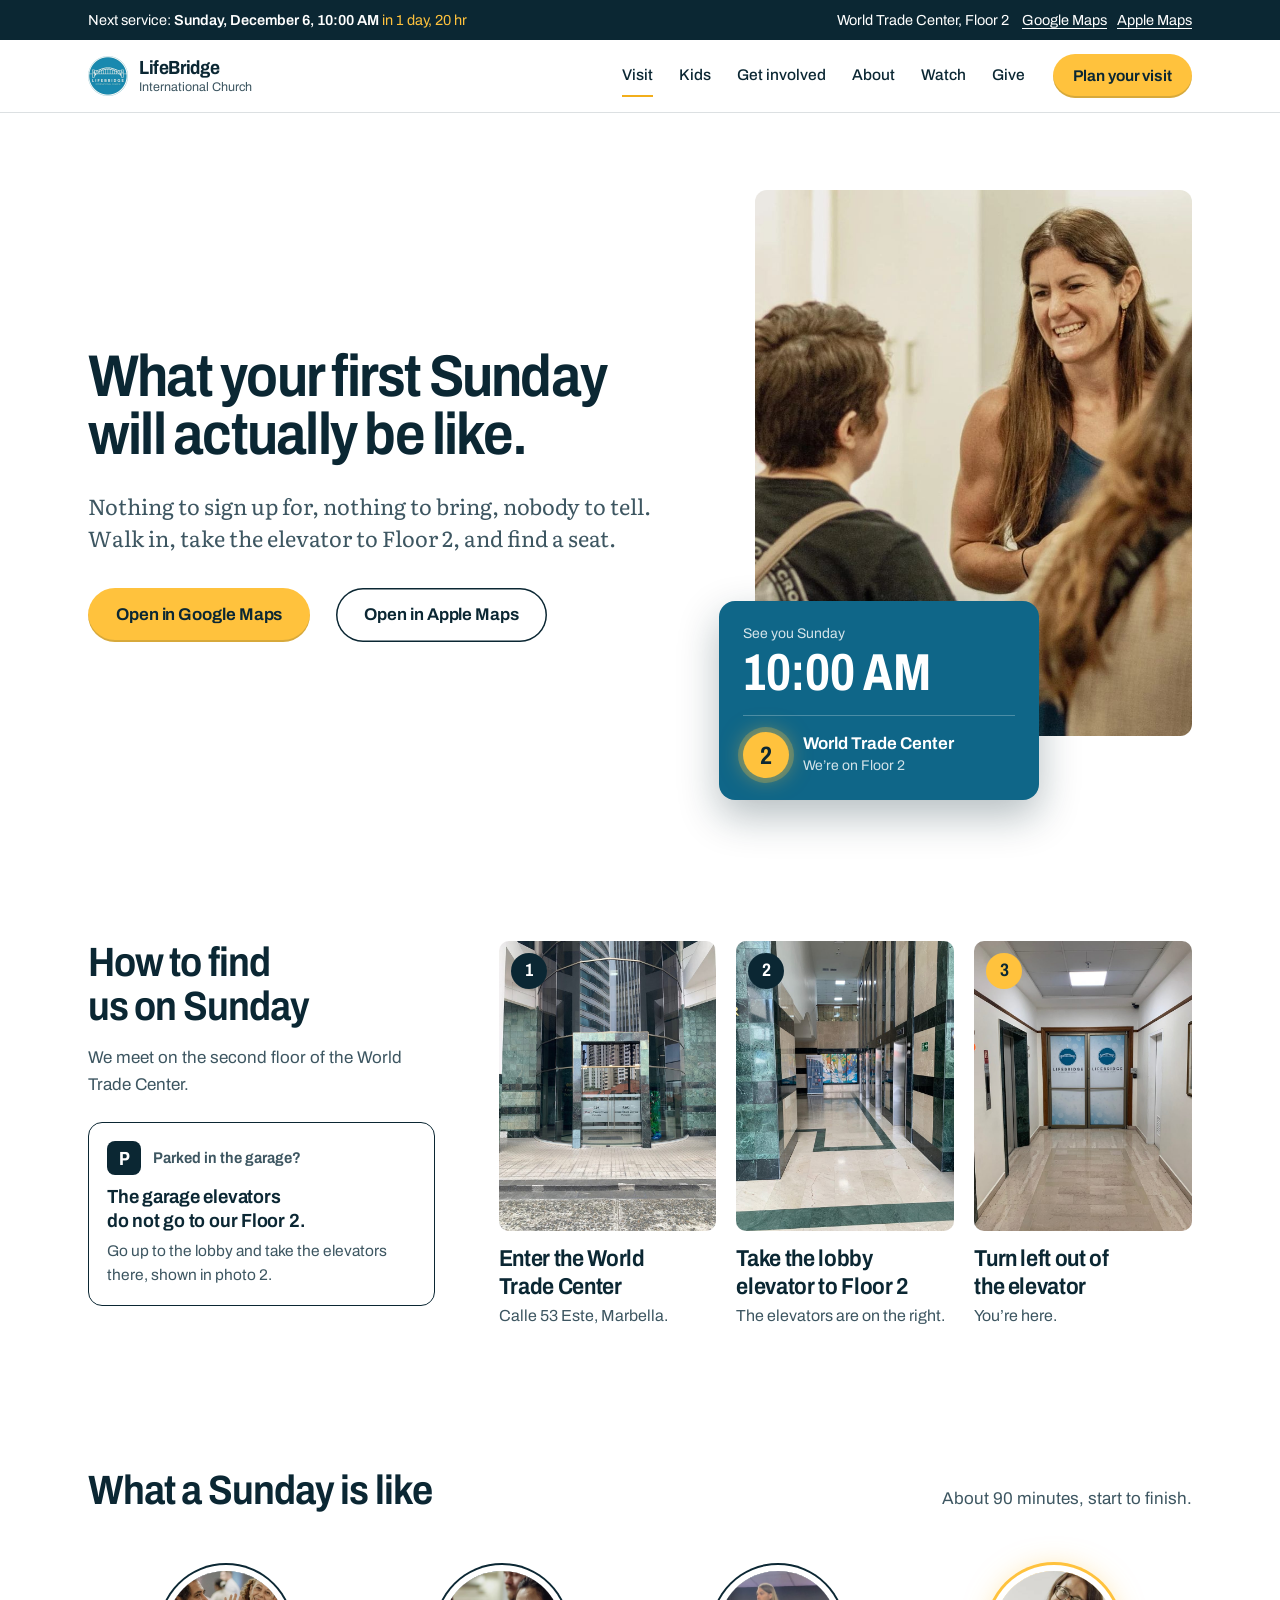
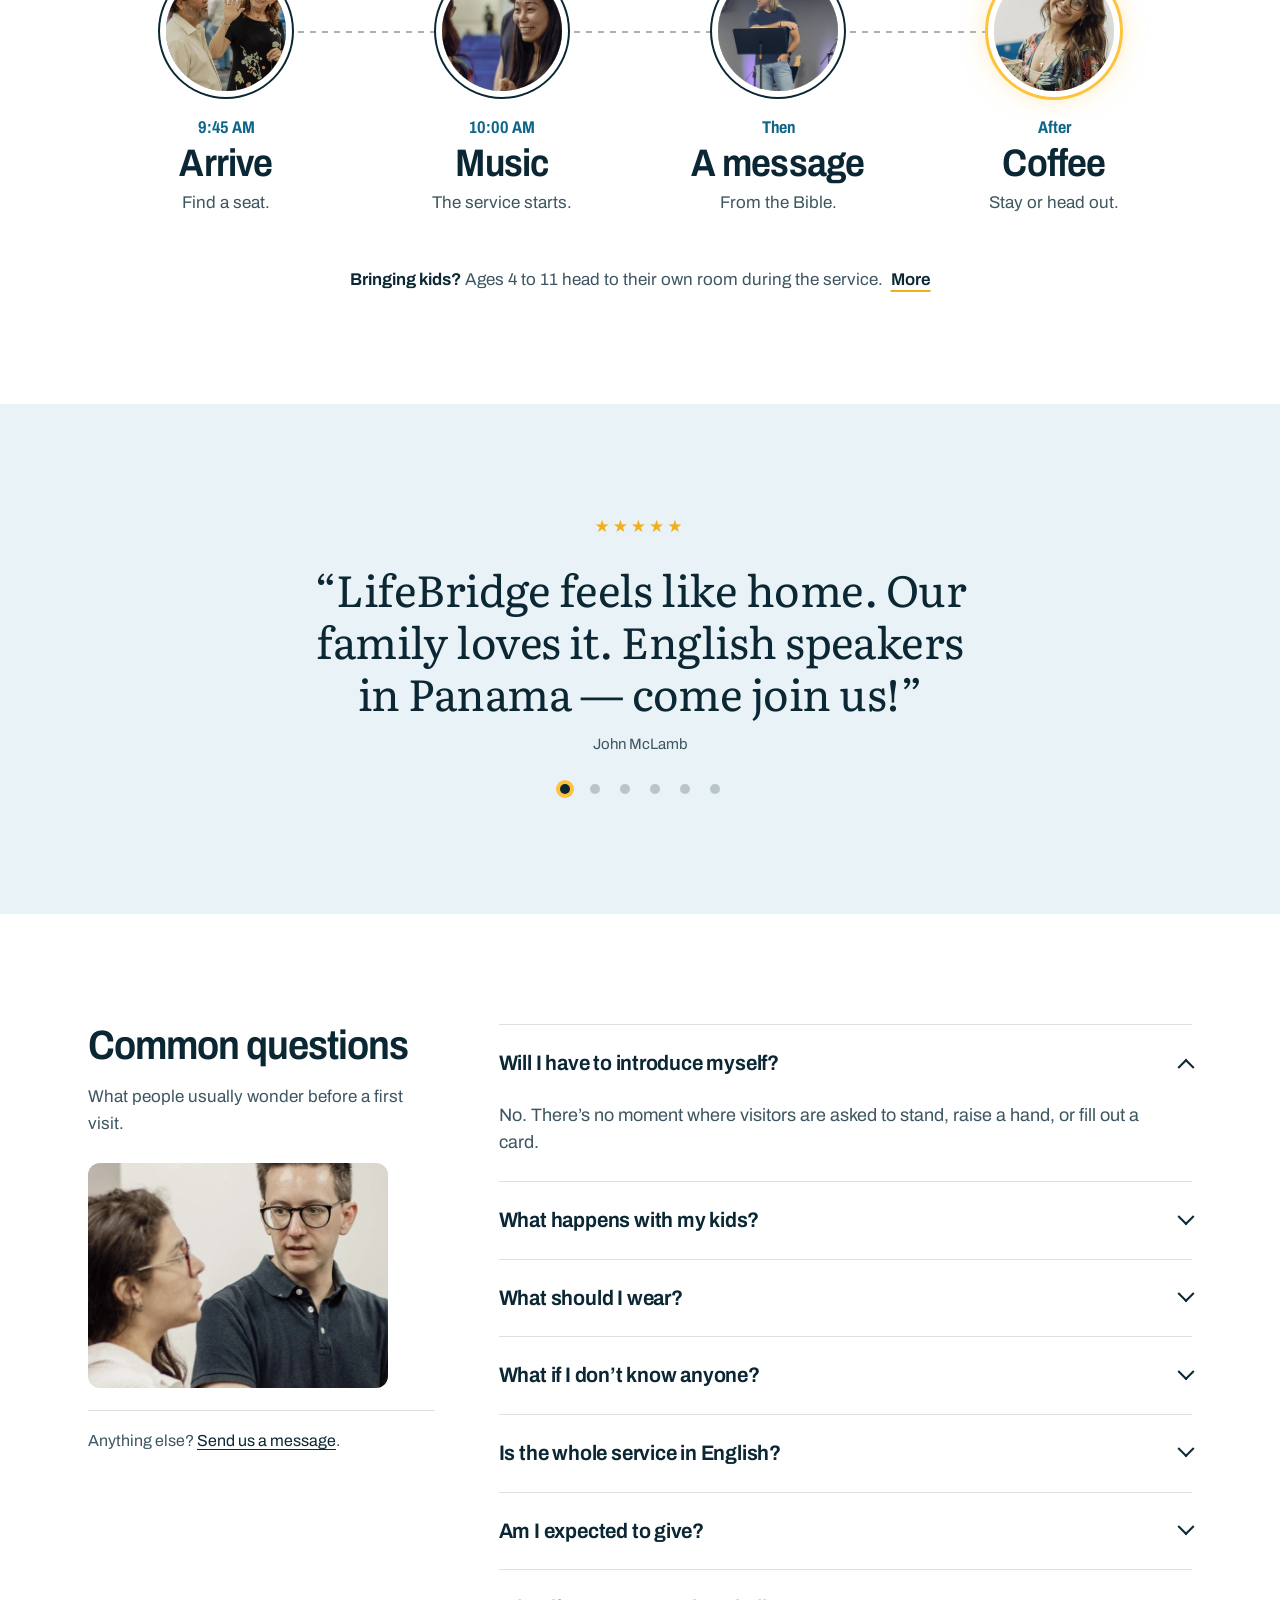
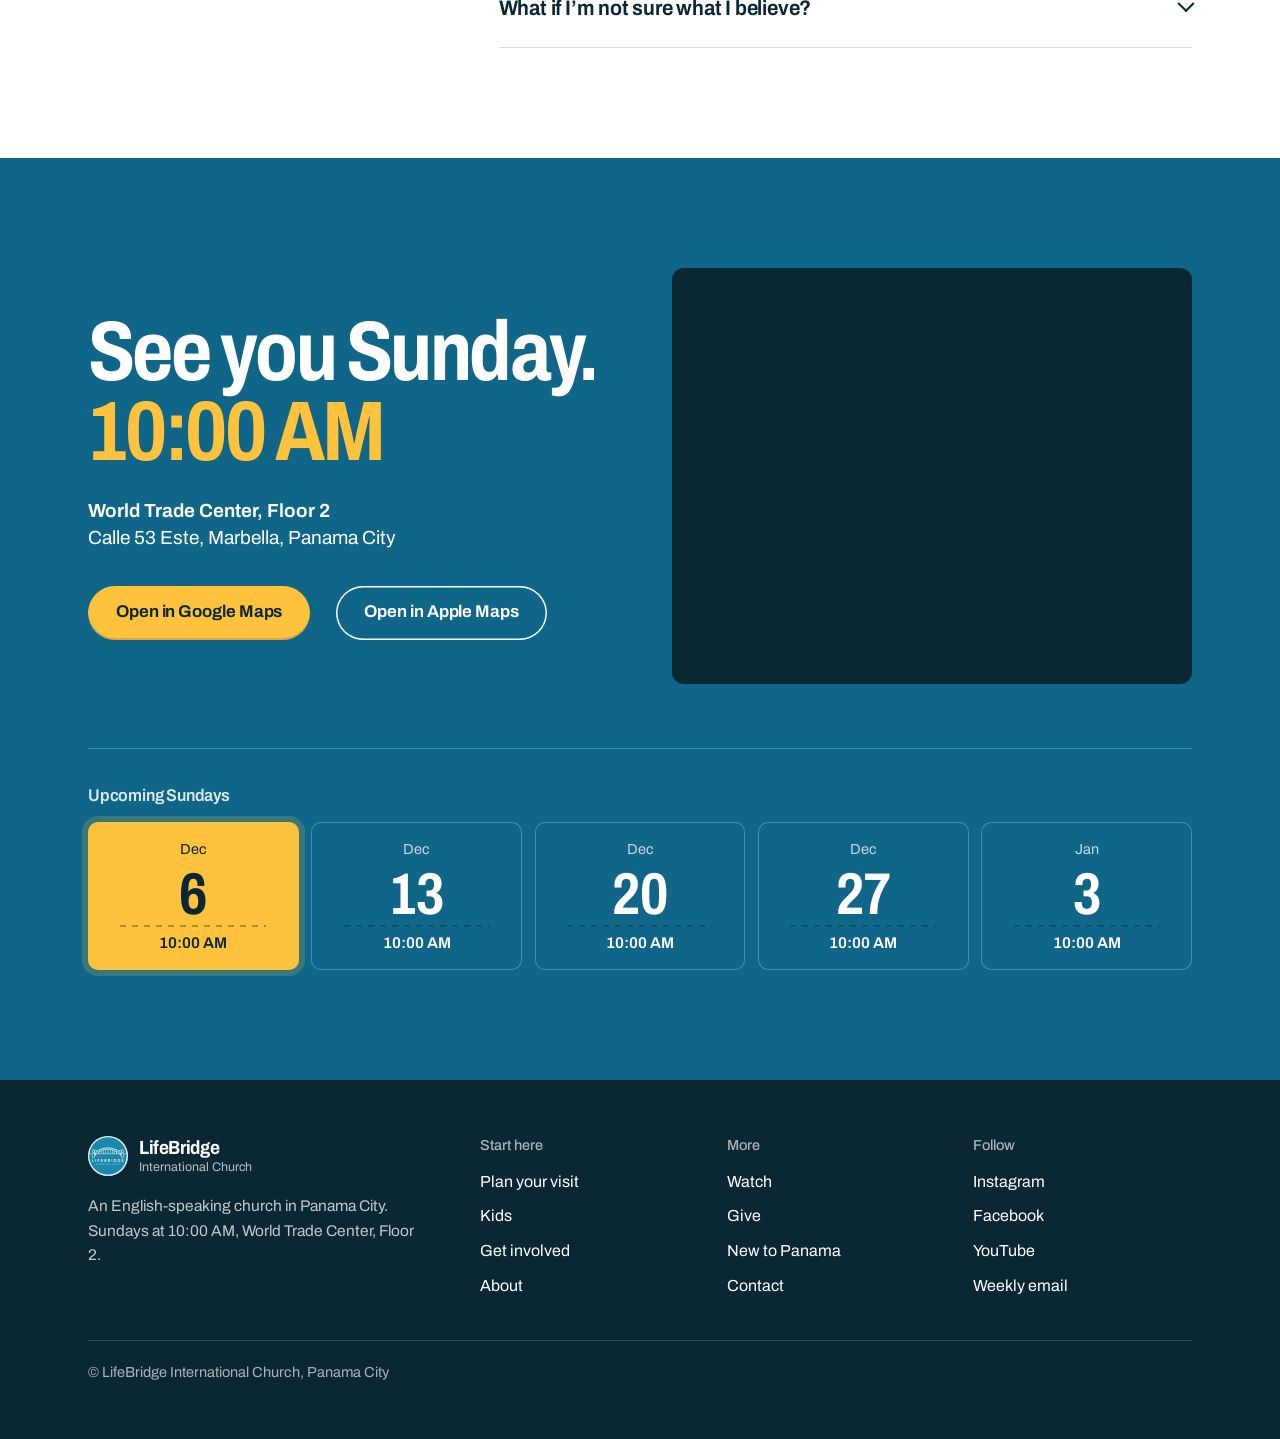
<file: visit/index.html>
<!DOCTYPE html>
<html lang="en">
<head>
<meta charset="UTF-8">
<meta name="viewport" content="width=device-width, initial-scale=1">
<title>Plan Your Visit: Service Times, Parking &amp; Directions — LifeBridge International Church, Panama City</title>
<meta name="description" content="What your first Sunday at LifeBridge will be like. Sundays at 10:00 AM, World Trade Center, Floor 2, Calle 53 Este, Marbella. Parking, directions and what to expect.">
<link rel="canonical" href="https://lifebridgeic.com/visit">
<meta property="og:type" content="website">
<meta property="og:site_name" content="LifeBridge International Church">
<meta property="og:title" content="Plan Your Visit: Service Times, Parking &amp; Directions — LifeBridge International Church, Panama City">
<meta property="og:description" content="What your first Sunday at LifeBridge will be like. Sundays at 10:00 AM, World Trade Center, Floor 2, Calle 53 Este, Marbella. Parking, directions and what to expect.">
<meta property="og:image" content="https://lifebridgeic.com/assets/img/group-wide.jpg">
<meta name="theme-color" content="#0B2733">
<link rel="icon" type="image/jpeg" href="../favicon.jpg">
<link rel="preload" href="../assets/fonts/archivo.woff2" as="font" type="font/woff2" crossorigin>
<link rel="stylesheet" href="../assets/site.css">
<script type="application/ld+json">{"@context": "https://schema.org", "@type": "FAQPage", "mainEntity": [{"@type": "Question", "name": "Will I have to introduce myself?", "acceptedAnswer": {"@type": "Answer", "text": "No. There’s no moment where visitors are asked to stand, raise a hand, or fill out a card."}}, {"@type": "Question", "name": "What happens with my kids?", "acceptedAnswer": {"@type": "Answer", "text": "Kids ages 4 to 11 sit in the service with you, then are dismissed together during the announcements to BridgeKids, in a room just for kids at the back. It’s optional, so they can stay with you if they’d rather. Under 4s stay with you."}}, {"@type": "Question", "name": "What should I wear?", "acceptedAnswer": {"@type": "Answer", "text": "Whatever you’re comfortable in. On any given Sunday you’ll see shorts and sandals next to button-down shirts. Nobody is checking."}}, {"@type": "Question", "name": "What if I don’t know anyone?", "acceptedAnswer": {"@type": "Answer", "text": "There’s coffee before and after, and people stay and talk. That’s where most people meet someone."}}, {"@type": "Question", "name": "Is the whole service in English?", "acceptedAnswer": {"@type": "Answer", "text": "Yes. The entire service is in English. There’s no Spanish portion and no translation."}}, {"@type": "Question", "name": "Am I expected to give?", "acceptedAnswer": {"@type": "Answer", "text": "No. An offering is taken during the service; visitors aren’t expected to give."}}, {"@type": "Question", "name": "What if I’m not sure what I believe?", "acceptedAnswer": {"@type": "Answer", "text": "That’s fine, and you won’t be the only one. Some people here have believed this their whole lives. Some are working out whether they believe any of it."}}]}</script>
</head>
<body class="p-visit">
<a class="skip" href="#main">Skip to content</a>
<div class="strip"><div class="wrap">
  <span class="next"><span class="nosvc" data-skip hidden></span>Next service: <b><span data-date>Every Sunday</span>, <span data-time>10:00 AM</span></b> <span data-count></span></span>
  <span class="where"><span data-s="place.name">World Trade Center</span>, <span data-s="place.floor">Floor 2</span> <a data-link="maps.google" href="https://maps.app.goo.gl/PTKHtnqcWMbLNssR7" target="_blank" rel="noopener noreferrer">Google Maps</a><a data-link="maps.apple" href="https://maps.apple.com/?q=World+Trade+Center+Panama&amp;address=Calle+53+Este,+Marbella,+Panama+City,+Panama" target="_blank" rel="noopener noreferrer">Apple Maps</a></span>
</div><p class="notice wrap" data-notice hidden></p></div>
<header class="head"><div class="wrap">
  <a class="brand" href="../" aria-label="LifeBridge International Church, home"><img src="../assets/img/logo.png" width="40" height="40" alt=""><span><b>LifeBridge</b><span>International Church</span></span></a>
  <nav class="nav" aria-label="Main"><a href="../visit/" aria-current=page>Visit</a><a href="../kids/">Kids</a><a href="../community/">Get involved</a><a href="../about/">About</a><a href="../watch/">Watch</a><a href="../give/">Give</a></nav>
  <a class="btn small" href="../visit/">Plan your visit</a>
  <button class="menu-btn" type="button" aria-expanded="false" aria-controls="drawer">Menu</button>
</div></header>
<div class="drawer" id="drawer" role="dialog" aria-modal="true" aria-label="Menu">
  <button class="close" type="button">Close</button>
  <nav aria-label="All pages"><a href="../visit/">Plan your visit</a><a href="../kids/">Kids</a><a href="../community/">Get involved</a><a href="../about/">About</a><a href="../watch/">Watch</a><a href="../give/">Give</a><a href="../new-to-panama/">New to Panama</a><a href="../contact/">Contact</a></nav>
  <a class="btn" href="../visit/">Plan your visit</a>
  <p>Sundays, <span data-s="time">10:00 AM</span>. <span data-s="place.name">World Trade Center</span>, <span data-s="place.floor">Floor 2</span>, <span data-s="place.street">Calle 53 Este, Marbella</span>.</p>
</div>
<main id="main">
<section class="hero "><div class="wrap hero-grid">
  <div><h1>What your first Sunday will actually be like.</h1><p class="lede">Nothing to sign up for, nothing to bring, nobody to tell. Walk in, take the elevator to <span data-s="place.floor">Floor 2</span>, and find a seat.</p><div class="actions"><a class="btn" data-link="maps.google" href="https://maps.app.goo.gl/PTKHtnqcWMbLNssR7" target="_blank" rel="noopener noreferrer">Open in Google Maps</a><a class="btn line" data-link="maps.apple" href="https://maps.apple.com/?q=World+Trade+Center+Panama&amp;address=Calle+53+Este,+Marbella,+Panama+City,+Panama" target="_blank" rel="noopener noreferrer">Open in Apple Maps</a></div></div>
  <figure class="hero-photo  signed"><img src="../assets/img/visit-hero.jpg" width="820" height="1025" alt="Two members talking before a Sunday service" fetchpriority="high"><div class="sign"><small>See you Sunday</small><b class="t"><span data-s="time">10:00 AM</span></b><div class="row"><span class="lamp" aria-hidden="true">2</span><span><b><span data-s="place.name">World Trade Center</span></b><small>We&rsquo;re on <span data-s="place.floor">Floor 2</span></small></span></div></div></figure>
</div></section><section class="sec" id="parking"><div class="wrap cols">
  <div class="sec-head"><h2>How to find us on Sunday</h2><p>We meet on the second floor of the <span data-s="place.name">World Trade Center</span>.</p><div class="gbox"><p class="q"><span class="pb" aria-hidden="true">P</span>Parked in the garage?</p><h3>The garage elevators do not go to our <span data-s="place.floor">Floor 2</span>.</h3><p>Go up to the lobby and take the elevators there, shown in photo&nbsp;2.</p></div></div>
  <ol class="find3">
    <li><figure data-zoom><img src="../assets/img/find-entrance.jpg" width="780" height="1040" alt="The World Trade Center entrance on Calle 53 Este" loading="lazy" decoding="async"><i aria-hidden="true">1</i></figure><h3>Enter the <span data-s="place.name">World Trade Center</span></h3><p><span data-s="place.street">Calle 53 Este, Marbella</span>.</p></li>
    <li><figure data-zoom><img src="../assets/img/find-lobby.jpg" width="780" height="1040" alt="The World Trade Center lobby, elevators on the right" loading="lazy" decoding="async"><i aria-hidden="true">2</i></figure><h3>Take the lobby elevator to <span data-s="place.floor">Floor 2</span></h3><p>The elevators are on the right.</p></li>
    <li><figure data-zoom><img src="../assets/img/find-doors.jpg" width="780" height="1040" alt="The LifeBridge doors on the second floor" loading="lazy" decoding="async"><i aria-hidden="true">3</i></figure><h3>Turn left out of the elevator</h3><p>You&rsquo;re here.</p></li>
  </ol>
</div></section><section class="sec"><div class="wrap">
  <div class="day-head"><h2>What a Sunday is like</h2><p>About 90 minutes, start to finish.</p></div>
  <ol class="day">
    <li><figure><img src="../assets/img/about-hero.jpg" width="820" height="1025" alt="Two members waving hello on a Sunday" loading="lazy" decoding="async"></figure><b><span data-s="arrive">9:45 AM</span></b><h3>Arrive</h3><p>Find a seat.</p></li>
    <li><figure><img src="../assets/img/face-1.jpg" width="520" height="693" alt="A member mid-conversation on a Sunday morning" loading="lazy" decoding="async"></figure><b><span data-s="time">10:00 AM</span></b><h3>Music</h3><p>The service starts.</p></li>
    <li><figure><img src="../assets/img/sunday-message.jpg" width="720" height="540" alt="Pastor Nate Korpi preaching on a Sunday" loading="lazy" decoding="async"></figure><b>Then</b><h3>A message</h3><p>From the Bible.</p></li>
    <li><figure><img src="../assets/img/sunday-coffee.jpg" width="640" height="480" alt="A member with a coffee after the service" loading="lazy" decoding="async"></figure><b>After</b><h3>Coffee</h3><p>Stay or head out.</p></li>
  </ol>
  <p class="day-kids"><b>Bringing kids?</b> Ages 4 to 11 head to their own room during the service. <a class="link" href="../kids/" aria-label="More about BridgeKids">More</a></p>
</div></section><section class="rev3" aria-label="What visitors say"><div class="wrap" data-reviews>
  <span class="stars" aria-label="Five stars">&#9733;&#9733;&#9733;&#9733;&#9733;</span>
  <div class="rev2-quotes"><blockquote class=on><p>&ldquo;LifeBridge feels like home. Our family loves it. English speakers in Panama &mdash; come join us!&rdquo;</p><footer>John McLamb</footer></blockquote><blockquote><p>&ldquo;Everyone is so welcoming and is sure to make you feel at home regardless of where you are coming from.&rdquo;</p><footer>Victor Chang</footer></blockquote><blockquote><p>&ldquo;Great church to meet other expats. Very friendly and welcoming folks.&rdquo;</p><footer>TinyCabinWanderer</footer></blockquote><blockquote><p>&ldquo;One feels immediately welcomed into a friendly atmosphere.&rdquo;</p><footer>Kevin Martens</footer></blockquote><blockquote><p>&ldquo;It&rsquo;s an international church, everything is in English. Very community-focused, very diverse.&rdquo;</p><footer>Myriah Smith</footer></blockquote><blockquote><p>&ldquo;Friendly, multicultural congregation with solid Bible teaching.&rdquo;</p><footer>Don Le Feuvre</footer></blockquote></div>
  <div class="rev3-dots"><button type="button" data-go="0" aria-label="Review 1 of 6" class=on></button><button type="button" data-go="1" aria-label="Review 2 of 6"></button><button type="button" data-go="2" aria-label="Review 3 of 6"></button><button type="button" data-go="3" aria-label="Review 4 of 6"></button><button type="button" data-go="4" aria-label="Review 5 of 6"></button><button type="button" data-go="5" aria-label="Review 6 of 6"></button></div>
</div></section><section class="sec faq-l"><div class="wrap cols">
  <div class="sec-head"><h2>Common questions</h2><p>What people usually wonder before a first visit.</p><figure><img src="../assets/img/hero-talking.jpg" width="620" height="826" alt="Members talking after the service" loading="lazy" decoding="async"></figure><p class="find-park">Anything else? <a href="../contact/#message">Send us a message</a>.</p></div>
  <div class="sec-body"><div class="faq"><details open><summary>Will I have to introduce myself?</summary><p>No. There&rsquo;s no moment where visitors are asked to stand, raise a hand, or fill out a card.</p></details><details><summary>What happens with my kids?</summary><p>Kids ages 4 to 11 sit in the service with you, then are dismissed together during the announcements to BridgeKids, in a room just for kids at the back. It&rsquo;s optional, so they can stay with you if they&rsquo;d rather. Under 4s stay with you.</p></details><details><summary>What should I wear?</summary><p>Whatever you&rsquo;re comfortable in. On any given Sunday you&rsquo;ll see shorts and sandals next to button-down shirts. Nobody is checking.</p></details><details><summary>What if I don&rsquo;t know anyone?</summary><p>There&rsquo;s coffee before and after, and people stay and talk. That&rsquo;s where most people meet someone.</p></details><details><summary>Is the whole service in English?</summary><p>Yes. The entire service is in English. There&rsquo;s no Spanish portion and no translation.</p></details><details><summary>Am I expected to give?</summary><p>No. An offering is taken during the service; visitors aren&rsquo;t expected to give.</p></details><details><summary>What if I&rsquo;m not sure what I believe?</summary><p>That&rsquo;s fine, and you won&rsquo;t be the only one. Some people here have believed this their whole lives. Some are working out whether they believe any of it.</p></details></div><p class="find-park faq-more">Anything else? <a href="../contact/#message">Send us a message</a>.</p></div>
</div></section><section id="sunday" class="sec blue close on-dark" aria-labelledby="close-h"><div class="wrap">
  <div>
    <h2 id="close-h">See you <span data-day>Sunday</span>. <span class="y" data-time>10:00 AM</span></h2>
    <address><b><span data-s="place.name">World Trade Center</span>, <span data-s="place.floor">Floor 2</span></b><span data-s="place.street">Calle 53 Este, Marbella</span>, Panama City</address>
    <div class="actions"><a class="btn" data-link="maps.google" href="https://maps.app.goo.gl/PTKHtnqcWMbLNssR7" target="_blank" rel="noopener noreferrer">Open in Google Maps</a><a class="btn line" data-link="maps.apple" href="https://maps.apple.com/?q=World+Trade+Center+Panama&amp;address=Calle+53+Este,+Marbella,+Panama+City,+Panama" target="_blank" rel="noopener noreferrer">Open in Apple Maps</a></div>
  </div>
  <div class="map"><iframe data-mapframe loading="lazy" referrerpolicy="no-referrer-when-downgrade" title="Map to LifeBridge International Church" src="https://www.google.com/maps?q=World+Trade+Center+Panama+Calle+53+Este+Marbella&amp;z=14&amp;output=embed"></iframe></div>
  <div class="weeks flat"><h3>Upcoming Sundays</h3>
  <ol data-weeks aria-label="The next five Sundays"><li class="next"><span class="mo">Sunday</span><span class="day">&middot;</span><span class="at"><span data-s="time">10:00 AM</span></span></li><li><span class="mo">Sunday</span><span class="day">&middot;</span><span class="at"><span data-s="time">10:00 AM</span></span></li><li><span class="mo">Sunday</span><span class="day">&middot;</span><span class="at"><span data-s="time">10:00 AM</span></span></li><li><span class="mo">Sunday</span><span class="day">&middot;</span><span class="at"><span data-s="time">10:00 AM</span></span></li><li><span class="mo">Sunday</span><span class="day">&middot;</span><span class="at"><span data-s="time">10:00 AM</span></span></li></ol>
  <ul class="notes" data-notes hidden></ul>
</div>
</div></section>
</main>
<footer class="foot"><div class="wrap">
  <div><a class="brand" href="../" aria-label="LifeBridge International Church, home"><img src="../assets/img/logo.png" width="40" height="40" alt=""><span><b>LifeBridge</b><span>International Church</span></span></a><p>An English-speaking church in Panama City. Sundays at <span data-s="time">10:00 AM</span>, <span data-s="place.name">World Trade Center</span>, <span data-s="place.floor">Floor 2</span>.</p></div>
  <div><h3>Start here</h3><ul><li><a href="../visit/">Plan your visit</a></li><li><a href="../kids/">Kids</a></li><li><a href="../community/">Get involved</a></li><li><a href="../about/">About</a></li></ul></div>
  <div><h3>More</h3><ul><li><a href="../watch/">Watch</a></li><li><a href="../give/">Give</a></li><li><a href="../new-to-panama/">New to Panama</a></li><li><a href="../contact/">Contact</a></li></ul></div>
  <div><h3>Follow</h3><ul><li><a href="https://www.instagram.com/lifebridgeic" target="_blank" rel="noopener noreferrer">Instagram</a></li><li><a href="https://www.facebook.com/lifebridgeic" target="_blank" rel="noopener noreferrer">Facebook</a></li><li><a href="https://www.youtube.com/channel/UC1uYoyE02tunZLR449S-I2g" target="_blank" rel="noopener noreferrer">YouTube</a></li><li><a data-link="links.email" href="http://eepurl.com/djqE1j" target="_blank" rel="noopener noreferrer">Weekly email</a></li></ul></div>
  <p class="legal">© LifeBridge International Church, Panama City</p>
</div></footer>
<div class="bar two on-dark"><a class="btn small" data-link="maps.google" href="https://maps.app.goo.gl/PTKHtnqcWMbLNssR7" target="_blank" rel="noopener noreferrer">Google Maps</a><a class="btn small line" data-link="maps.apple" href="https://maps.apple.com/?q=World+Trade+Center+Panama&amp;address=Calle+53+Este,+Marbella,+Panama+City,+Panama" target="_blank" rel="noopener noreferrer">Apple Maps</a></div>
<script src="../assets/site.js" defer></script>
</body>
</html>
</file>
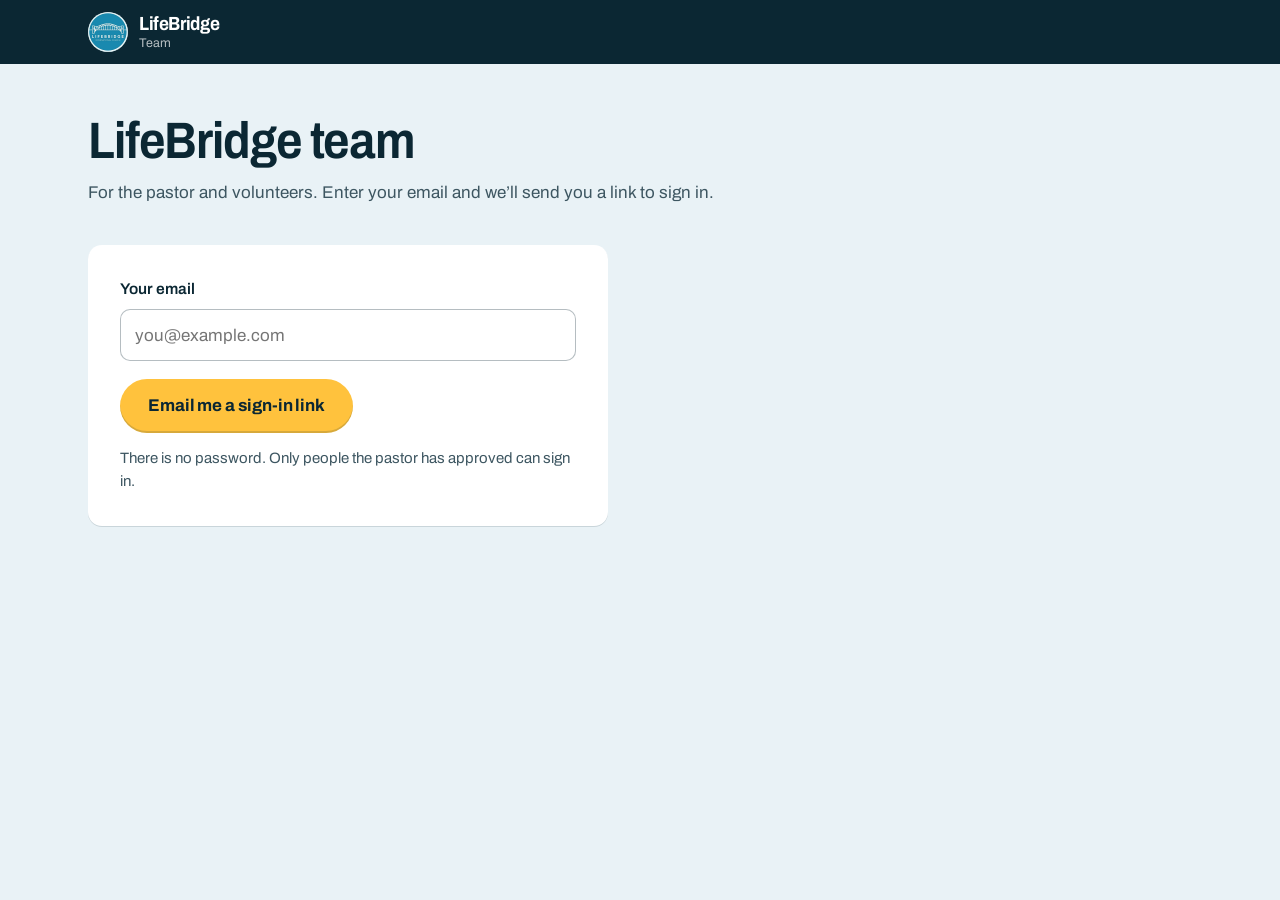
<file: volunteer/index.html>
<!DOCTYPE html>
<html lang="en">
<head>
<meta charset="UTF-8">
<meta name="viewport" content="width=device-width, initial-scale=1">
<title>Volunteer tasks — LifeBridge</title>
<meta name="robots" content="noindex, nofollow">
<link rel="icon" type="image/jpeg" href="../favicon.jpg">
<link rel="stylesheet" href="../assets/site.css">
<style>
body{background:var(--mist);min-height:100vh;font-family:Archivo,system-ui,sans-serif;line-height:1.45;margin:0}
.vp-wrap{max-width:1180px;margin:0 auto;padding:clamp(0px,2.4vw,32px) clamp(0px,2vw,24px) 60px}
.vp-frame h2,.vp-frame h3,.vp-frame p,.vp-frame ol,.vp-frame ul{margin:0}.vp-frame *{box-sizing:border-box}
.vp-top{background:var(--ink);color:#fff;padding:22px 18px 18px;display:flex;gap:10px;align-items:center}.vp-top div{flex:1;min-width:0}.vp-top small{display:block;font-size:12.5px;opacity:.7;font-weight:500}.vp-top b{display:block;font-size:23px;font-stretch:86%;letter-spacing:-.015em;line-height:1.15}.vp-top i{font-style:normal;font-size:13.5px;color:var(--lamp);font-weight:600}
.vp-who{background:rgba(255,255,255,.14);border-radius:999px;padding:6px 12px;font-size:13.5px;font-weight:600}.vp-back{width:34px;height:34px;border-radius:50%;background:rgba(255,255,255,.14);display:grid;place-items:center}.vp-back svg{width:18px;height:18px}
.vp-body{padding:6px 14px 20px}.vp-body h3{font-size:14px;font-weight:650;color:var(--ink-2);margin:18px 4px 8px;display:flex;gap:8px;align-items:center}.vp-body h3 i{font-style:normal;background:var(--ink);color:#fff;border-radius:999px;min-width:22px;height:22px;display:grid;place-items:center;font-size:12.5px}
.vp-row{display:grid;grid-template-columns:auto minmax(0,1fr) auto;gap:12px;align-items:center;background:#fff;border-radius:16px;padding:13px 14px;margin-top:8px}
.vp-row b{display:block;font-size:16px;font-weight:650;line-height:1.2}.vp-row small{display:block;font-size:13.5px;color:var(--ink-2);margin-top:2px}.vp-row em{font-style:normal;font-size:13px;font-weight:650;color:var(--ink-2);white-space:nowrap}
.vp-row.due{box-shadow:inset 4px 0 0 var(--lamp)}.vp-row.due em{background:var(--lamp);color:var(--ink);border-radius:999px;padding:4px 10px}.vp-row.due em:empty{display:none}
.vp-ic{width:38px;height:38px;border-radius:12px;background:var(--mist);color:var(--canal);display:grid;place-items:center;flex:none}.vp-ic svg{width:20px;height:20px}.vp-ic.big{width:56px;height:56px;border-radius:18px}.vp-ic.big svg{width:28px;height:28px}.vp-ic.ok{background:#DDF3E6;color:#1F7A4D}
.vp-donebar{display:flex;gap:8px;align-items:flex-start;font-size:13.5px;color:var(--ink-2);margin:18px 4px 0}.vp-donebar svg{width:16px;height:16px;flex:none;margin-top:2px;color:#1F7A4D}
.vp-same{background:var(--ink);color:#fff;border-radius:12px;padding:10px 14px;font-size:14px;font-weight:600;margin-top:12px}
.vp-step{display:grid;grid-template-columns:auto minmax(0,1fr);gap:12px;background:#fff;border-radius:16px;padding:14px;margin-top:10px}.vp-step > span{width:26px;height:26px;border-radius:50%;background:var(--ink);color:#fff;display:grid;place-items:center;font-size:13.5px;font-weight:700}
.vp-step b{font-size:16px;font-weight:650}.vp-step p{font-size:14.5px;color:var(--ink-2);margin-top:4px}
.vp-chips{display:flex;flex-wrap:wrap;gap:6px;margin-top:10px}.vp-chips button{font:inherit;font-size:13.5px;font-weight:600;border:1.500px solid rgba(11,39,51,.25);background:#fff;color:var(--ink);border-radius:999px;padding:6px 12px;cursor:pointer}.vp-chips button.on{background:var(--canal);border-color:var(--canal);color:#fff}
.vp-type{margin-top:8px}.vp-ex{font-family:Literata,Georgia,serif;font-size:14.5px !important;color:var(--ink) !important;background:var(--mist);border-radius:10px;padding:10px 12px;margin-top:8px !important}
.vp-copy{background:var(--mist);border-radius:12px;padding:12px;margin-top:10px}.vp-copy p{font-family:Literata,Georgia,serif;color:var(--ink);font-size:14.5px;margin:0}.vp-copy button{font:inherit;font-size:13.5px;font-weight:650;display:inline-flex;gap:6px;align-items:center;margin-top:10px;border:0;background:#fff;border-radius:999px;padding:6px 12px;cursor:pointer;color:var(--ink)}.vp-copy svg{width:15px;height:15px}
.vp-tag{display:inline-block;background:var(--mist);border-radius:999px;padding:1px 9px;font-size:13px;font-weight:600;color:var(--ink);margin-right:4px}
.vp-check{list-style:none;padding:0;margin:12px 4px 0;font-size:14px;color:var(--ink-2)}.vp-check li{padding-left:22px;position:relative;margin-top:6px}.vp-check li::before{content:"";position:absolute;left:2px;top:5px;width:10px;height:10px;border-radius:3px;border:1.500px solid var(--ink-2)}
.vp-done{font:inherit;width:100%;margin-top:16px;border:0;border-radius:999px;background:var(--lamp);color:var(--ink);font-weight:700;font-size:16.5px;padding:15px;display:flex;gap:8px;align-items:center;justify-content:center;cursor:pointer;box-shadow:0 3px 0 #F2AE1B}.vp-done svg{width:20px;height:20px}.vp-done.sm{width:auto;margin:0;padding:10px 18px;font-size:15px}.vp-done.is{background:#DDF3E6;color:#1F7A4D;box-shadow:none}
.vp-last{font-size:13.5px;color:var(--ink-2);margin:14px 4px 0}
.vp-week{display:grid;grid-template-columns:repeat(7,1fr);gap:4px;background:var(--ink);padding:0 12px 16px}.vp-week span{color:#fff;text-align:center;border-radius:12px;padding:7px 0 9px;position:relative}.vp-week small{display:block;font-size:11.5px;opacity:.65}.vp-week b{font-size:17px;font-stretch:86%}.vp-week span.on{background:var(--lamp);color:var(--ink)}.vp-week i{display:inline-block;width:5px;height:5px;border-radius:50%;background:var(--lamp);margin:0 1px;position:relative;top:-1px}.vp-week span.on i{background:var(--ink)}.vp-week span b{display:block}
.vp-tiles{display:grid;grid-template-columns:1fr 1fr;gap:10px;margin-top:14px}.vp-tile{background:#fff;border-radius:18px;padding:16px 14px;min-height:138px;display:flex;flex-direction:column}.vp-tile b{font-size:16px;font-weight:650;line-height:1.2;margin-top:12px}.vp-tile small{font-size:13.5px;color:var(--ink-2);margin-top:auto;padding-top:8px}
.vp-tile.due{background:var(--lamp)}.vp-tile.due .vp-ic{background:#fff;color:var(--ink)}.vp-tile.due small{color:var(--ink);font-weight:650}.vp-tile.ok small{color:#1F7A4D;font-weight:600}
.vp-open{background:var(--ink);color:#fff;border-radius:18px;padding:16px;margin-top:12px}.vp-open b{font-size:16.5px}.vp-open ol,.vp-focus ol{margin:10px 0 0;padding-left:20px;font-size:15px}.vp-open li,.vp-focus li{margin-top:5px}
.vp-btns{display:flex;gap:10px;align-items:center;justify-content:space-between;margin-top:14px}.vp-btns a{color:#fff;font-weight:650;font-size:14.5px;text-decoration:underline;text-underline-offset:3px}
.vp-focus{background:#fff;border-radius:22px;padding:22px 18px 18px;margin-top:14px}.vp-focus h2{font-size:25px;font-stretch:86%;letter-spacing:-.02em;line-height:1.1;margin-top:14px}.vp-sub{color:var(--ink-2);font-size:14.5px;margin-top:6px}.vp-focus ol{font-size:16px;margin-top:14px}
.vp-go{display:block;text-align:center;border:1.500px solid var(--ink);border-radius:999px;padding:13px;font-weight:650;margin-top:18px}.vp-skip{display:block;text-align:center;font-size:14.5px;color:var(--ink-2);text-decoration:underline;text-underline-offset:3px;margin-top:14px}
.vp-focus.rest{text-align:center;padding:34px 18px}.vp-focus.rest .vp-ic{margin:0 auto}

.vp-frame{background:var(--mist);border-radius:24px;overflow:hidden;box-shadow:0 30px 60px rgba(11,39,51,.18);margin-top:26px}
.vp-frame .vp-top{padding:22px clamp(18px,3vw,36px)}.vp-frame .vp-top b{font-size:clamp(23px,2.4vw,30px)}
.vp-cols{display:grid;grid-template-columns:minmax(0,5fr) minmax(0,7fr);gap:clamp(18px,2.6vw,36px);padding:clamp(14px,2.4vw,32px) clamp(14px,3vw,36px) clamp(22px,3vw,40px);align-items:start}
.vp-cols.wide{grid-template-columns:minmax(0,7fr) minmax(0,5fr)}.vp-cols.in{padding:0;margin-top:6px}
.vp-pad{padding:clamp(14px,2.4vw,32px) clamp(14px,3vw,36px) clamp(22px,3vw,40px)}
.vp-frame h3{font-size:14px;font-weight:650;color:var(--ink-2);margin:18px 4px 8px;display:flex;gap:8px;align-items:center}.vp-frame h3 i{font-style:normal;background:var(--ink);color:#fff;border-radius:999px;min-width:22px;height:22px;display:grid;place-items:center;font-size:12.5px}
.vp-list h3:first-child{margin-top:8px}
.vp-row.sel{outline:2.500px solid var(--ink)}.vp-tile.sel{outline:2.500px solid var(--ink);outline-offset:2px}
.vp-pane{background:rgba(255,255,255,.55);border-radius:20px;padding:clamp(14px,1.8vw,22px)}.vp-pad > .vp-pane{margin-top:18px}
.vp-pane-h{display:flex;gap:12px;align-items:baseline;flex-wrap:wrap;margin:2px 4px 4px}.vp-pane-h b{font-size:clamp(21px,2vw,26px);font-stretch:86%;letter-spacing:-.015em}.vp-pane-h i{font-style:normal;font-size:14px;font-weight:650;background:var(--lamp);border-radius:999px;padding:3px 11px}
.vp-pane .vp-done{max-width:340px}.vp-frame .vp-focus .vp-done,.vp-frame .vp-go{max-width:none}
.vp-two{display:grid;grid-template-columns:1fr 1fr;gap:0 14px}.vp-two .vp-last,.vp-two .vp-done{grid-column:1/-1}
.vp-frame .vp-tiles{grid-template-columns:repeat(5,minmax(0,1fr));margin-top:0}
.vp-wk{display:grid;grid-template-columns:repeat(7,minmax(0,1fr));gap:8px}
.vp-day{background:rgba(255,255,255,.55);border-radius:16px;padding:10px;min-height:150px}.vp-day.on{background:#fff;outline:2.500px solid var(--ink)}
.vp-day-h{display:flex;justify-content:space-between;align-items:baseline;margin:2px 4px 8px}.vp-day-h small{font-size:13px;font-weight:650;color:var(--ink-2)}.vp-day-h b{font-size:19px;font-stretch:86%}
.vp-mini{display:flex;gap:8px;align-items:center;background:var(--mist);border-radius:12px;padding:8px;margin-top:6px}.vp-mini b{font-size:13.5px;font-weight:650;line-height:1.2}.vp-mini .vp-ic{width:28px;height:28px;border-radius:9px;background:#fff}.vp-mini .vp-ic svg{width:16px;height:16px}.vp-mini.due{background:var(--lamp)}
.vp-none{font-size:13px;color:var(--ink-2);margin:6px 4px;opacity:.7}
.vp-frame .vp-focus{margin-top:0;padding:clamp(22px,3vw,40px)}.vp-frame .vp-focus h2{font-size:clamp(25px,3vw,38px)}.vp-frame .vp-focus ol{font-size:17.5px}
@media (max-width:900px){.vp-cols,.vp-cols.wide,.vp-two{grid-template-columns:1fr}.vp-frame .vp-tiles{grid-template-columns:1fr 1fr}.vp-wk{grid-template-columns:1fr}.vp-day{min-height:0}.vp-day:not(.on):has(.vp-none){display:none}}

button.vp-tile,button.vp-row{font:inherit;color:inherit;text-align:left;border:0;cursor:pointer;width:100%}
button.vp-tile{min-height:128px}
.vp-frame .vp-pad{padding-bottom:0}.vp-panel{padding-top:clamp(14px,2vw,24px)}
.vp-focus .vp-step{background:var(--mist);padding:16px}.vp-focus .vp-copy{background:var(--mist)}.vp-focus .vp-step .vp-copy,.vp-focus .vp-step .vp-ex{background:#fff}
.vp-focus .vp-same{margin-top:16px}.vp-focus .vp-fbody > ol{font-size:17.5px;margin-top:16px}.vp-focus .vp-fbody > .vp-copy{margin-top:16px;max-width:520px}
.vp-focus .vp-last{margin:14px 0 0;text-align:center}.vp-focus .vp-tag{background:#fff}
.vp-panel .vp-list h3{margin-top:4px}
[hidden]{display:none !important}
.vp-lg{display:flex;gap:6px;align-items:center;height:38px}.vp-lg img{width:34px;height:34px;object-fit:contain;display:block}.vp-lg.big{height:56px;gap:10px}.vp-lg.big img{width:52px;height:52px}
@media (max-width:900px){.vp-panel .vp-list{order:-1}}

.vp-frame .vp-focus ol{list-style:decimal;padding-left:24px;margin-top:16px}.vp-frame .vp-focus ol li{list-style:decimal;margin-top:6px}.vp-frame .vp-check{list-style:none}.vp-frame .vp-sub{margin-top:8px}
.a-head{background:var(--ink);color:#fff}.a-head .wrap{display:flex;align-items:center;gap:20px;height:64px}.a-head .brand{margin-right:auto}.a-head .brand b{color:#fff}.a-head .brand span span{color:rgba(255,255,255,.7)}.a-head .brand img{background:#fff;border-radius:50%}
.a-head .me{font-size:14.5px;color:rgba(255,255,255,.8);white-space:nowrap;overflow:hidden;text-overflow:ellipsis;min-width:0}.a-head button.q{background:none;border:0;color:#fff;font:inherit;font-size:15.5px;text-decoration:underline;text-underline-offset:4px;cursor:pointer;white-space:nowrap;padding:8px 0}@media (max-width:640px){.a-head .me{display:none}}
.a-head a.q{color:#fff;font-size:15.5px;text-decoration:underline;text-underline-offset:4px;white-space:nowrap}
.a-main{padding:clamp(28px,4vw,56px) 0 80px}.a-main h1{font-size:clamp(32px,4vw,52px)}.a-main .sub{margin-top:12px !important;color:var(--ink-2);max-width:40em}.a-main .sub b{color:var(--ink);font-weight:650}
.vp-frame.vp-frame{background:none;border-radius:0;box-shadow:none;overflow:visible;margin-top:0}
.vp-frame .vp-tiles{margin-top:clamp(24px,3vw,40px);gap:12px}.vp-frame .vp-cols{padding:0;margin-top:20px;gap:20px}
.vp-tile,.vp-row,.vp-focus,.vp-step{border-radius:14px}.vp-tile,.vp-row,.vp-focus{box-shadow:0 1px 0 var(--rule)}.vp-row.due{box-shadow:inset 4px 0 0 var(--lamp),0 1px 0 var(--rule)}
.vp-frame .vp-focus{border-radius:14px;padding:clamp(20px,2.6vw,32px)}.vp-ic{border-radius:10px}.vp-copy,.vp-state,.vp-same,.vp-ex{border-radius:10px}
.vp-frame .vp-focus h2{font-size:clamp(26px,2.8vw,34px)}
.vp-foot.vp-foot{margin:22px 0 0;padding:0}
@media (max-width:560px){.a-head .brand span{display:none}.a-head .wrap{gap:14px}.a-head a.q{font-size:14px}}
.vp-why{background:#fff;border-radius:14px;box-shadow:0 1px 0 var(--rule);margin-top:clamp(24px,3vw,40px);--ink2:var(--ink-2)}
.vp-why summary{list-style:none;cursor:pointer;display:flex;align-items:center;gap:20px;padding:clamp(20px,2.6vw,30px) clamp(20px,2.8vw,36px)}.vp-why summary::-webkit-details-marker{display:none}
.vp-why summary span{flex:1;min-width:0}.vp-why summary b{display:block;font-size:clamp(22px,2.5vw,30px);font-stretch:86%;letter-spacing:-.02em;line-height:1.1;max-width:22em}
.vp-why summary small{display:block;font-family:var(--serif);font-size:16.5px;color:var(--ink-2);margin-top:8px;max-width:38em}.vp-why:not([open]) summary small{display:none}.vp-why:not([open]) summary b{font-size:19px}
.vp-why summary::after{content:"";flex:none;width:11px;height:11px;border-right:2px solid var(--ink);border-bottom:2px solid var(--ink);transform:rotate(45deg) translate(-3px,-3px)}.vp-why[open] summary::after{transform:rotate(225deg) translate(-3px,-3px)}
.vp-why summary:focus-visible{outline:3px solid var(--bridge);outline-offset:2px;border-radius:14px}
.vp-why-in{padding:clamp(8px,1.6vw,20px) clamp(20px,2.8vw,36px) clamp(26px,3.4vw,44px)}
.vp-frame .vp-why + .vp-tiles{margin-top:20px}
.fn{position:relative}
.fn-h{font-size:14px;font-weight:650;color:var(--ink-2)}
.fn-chip{display:flex;align-items:center;gap:12px;background:var(--mist);border-radius:14px;padding:11px 16px 11px 12px;position:relative;z-index:1}
.fn-chip b{font-weight:650;font-size:16px;line-height:1.2}.fn-i{width:34px;height:34px;flex:none;display:grid;place-items:center}.fn-i img{width:32px;height:32px;object-fit:contain;display:block}
.fn-g{width:34px;height:34px;border-radius:10px;background:#fff;color:var(--canal);display:grid;place-items:center}.fn-g svg{width:20px;height:20px}
.fn-sun{position:relative;z-index:1;width:clamp(190px,20vw,236px);aspect-ratio:1;border-radius:50%;background:var(--lamp);display:flex;flex-direction:column;align-items:center;justify-content:center;text-align:center;padding:20px;box-shadow:0 14px 34px rgba(242,174,27,.45)}
.fn-sun small{font-weight:650;font-size:15px}.fn-sun b{font-size:clamp(34px,3.6vw,46px);font-stretch:80%;letter-spacing:-.02em;line-height:1}.fn-sun span{font-size:13.5px;font-weight:600;margin-top:6px;max-width:11em}
.fn-sun i{position:absolute;inset:-2px;border-radius:50%;border:2px solid var(--lamp);opacity:0}
/* entrance: everything waits for .go */
.fn.go .fn-sun i{animation:fnring 3.2s ease-out 2.4s infinite}
@keyframes fnring{0%{opacity:.7;transform:scale(1)}70%,100%{opacity:0;transform:scale(1.28)}}

.fx{position:relative}
.fx-svg{position:absolute;inset:0;width:100%;height:100%;overflow:visible;pointer-events:none}
.fx-svg path{fill:none;stroke:var(--bridge);stroke-width:2.5;opacity:.4;stroke-linecap:round}.fx-svg circle{fill:var(--lamp);stroke:#fff;stroke-width:1.500}
.fx-who{position:relative;z-index:1;background:var(--ink);color:#fff;border-radius:16px;padding:14px 18px}.fx-who b{display:block;font-size:21px;font-stretch:86%;letter-spacing:-.015em;line-height:1.1}.fx-who span{display:block;font-family:Literata,Georgia,serif;font-size:14px;opacity:.82;margin-top:4px;line-height:1.3}
.fx-st{position:relative;z-index:1;display:flex;align-items:center;gap:12px;background:var(--mist);border-radius:14px;padding:11px 16px 11px 12px}.fx-st b{display:block;font-weight:650;font-size:15.5px;line-height:1.2}.fx-st small{display:block;font-size:13px;color:var(--ink-2);margin-top:1px;line-height:1.25}
.fx-st.web{background:var(--canal);color:#fff;padding:16px 18px 16px 14px}.fx-st.web b{font-size:18px}.fx-st.web small{color:rgba(255,255,255,.85)}
.fx-trio{display:flex}.fx-trio img{width:22px !important;height:22px !important;margin:0 -3px}.fx-st.trio .fn-i{width:auto;padding:0 4px}
.fx [data-d]{opacity:0;transform:translateY(10px);transition:opacity .6s cubic-bezier(.2,.7,.2,1),transform .6s cubic-bezier(.2,.7,.2,1)}.fx.go [data-d]{opacity:1;transform:none}
.fx .fn-sun[data-d]{transform:scale(.8)}.fx.go .fn-sun[data-d]{transform:none;transition-duration:.8s;transition-timing-function:cubic-bezier(.2,1.3,.3,1)}
.fx.go .fn-sun i{animation-delay:3.4s}
.fx-back{position:relative;z-index:1;background:var(--ink);color:#fff;border-radius:18px;padding:18px 20px 20px;text-align:center;width:min(100%,300px)}
.fx-back b{display:block;font-size:22px;font-stretch:86%;letter-spacing:-.015em;line-height:1.1}.fx-back > span{display:block;font-family:Literata,Georgia,serif;font-size:14.5px;opacity:.85;margin-top:4px}
.fx-bc{display:grid;gap:8px;margin-top:14px}.fx-pill{display:flex;align-items:center;gap:10px;background:#fff;color:var(--ink);border-radius:999px;padding:6px 14px 6px 7px;font-weight:650;font-size:14.5px}.fx-pill img{width:26px;height:26px;display:block}.fx-pill .fn-g{width:26px;height:26px;background:var(--mist)}.fx-pill .fn-g svg{width:15px;height:15px}
.g1-end,.g3-end{display:grid;justify-items:center;gap:clamp(36px,4vw,52px)}
.g3-end .fx-back{width:min(100%,460px)}.g3-end .fx-bc{grid-template-columns:1fr 1fr}
.g2 .fx-back{grid-column:3/6;grid-row:5;justify-self:end;width:min(100%,520px);margin-top:clamp(30px,3.4vw,44px);display:grid;grid-template-columns:minmax(0,1fr) auto;gap:6px 20px;align-items:center;text-align:left}.g2 .fx-back b,.g2 .fx-back > span{grid-column:1}.g2 .fx-back .fx-bc{grid-column:2;grid-row:1/3;margin-top:0}
/* G2 */
.g2{display:grid;grid-template-columns:minmax(0,1.15fr) minmax(0,1.1fr) minmax(0,.9fr) minmax(0,1fr) auto;gap:16px clamp(26px,3.6vw,48px);align-items:center}
.g2 .fn-h{grid-row:1;align-self:end}.g2 .h1{grid-column:1}.g2 .h2{grid-column:2}.g2 .h3{grid-column:3/5}.g2 .h4{grid-column:5}
.g2 .fx-who{grid-column:1;grid-row:var(--r)}.g2 .fx-st{grid-column:2;grid-row:var(--r)}.g2 .fx-st.lt{grid-column:3;grid-row:3}.g2 .fx-st.web{grid-column:4;grid-row:2/5}.g2 .fn-sun{grid-column:5;grid-row:2/5;width:clamp(170px,17vw,210px)}
@media (max-width:860px){.g2{grid-template-columns:1fr;gap:26px}.g2 .fn-h{display:none}.g2 > [id]{grid-column:1 !important;grid-row:auto !important}.g2 .fn-sun{justify-self:center}.g2 .fx-back{justify-self:center;display:block;text-align:center}.g2 .fx-back .fx-bc{margin-top:14px}}
@media (prefers-reduced-motion:reduce){.fx [data-d]{opacity:1 !important;transform:none !important}.fn-sun i{animation:none !important}}
.fx-svg path.lp{stroke:var(--ink);opacity:.34}
.g2 .fx-st b{white-space:nowrap}.g2 .fx-st small{font-size:12.5px}
@media (min-width:861px){
 .g2{grid-template-columns:minmax(0,1.2fr) minmax(0,1.3fr) minmax(0,1fr) minmax(0,1.2fr) 240px;gap:44px clamp(22px,3vw,46px);margin-top:clamp(36px,5vw,60px)}
 .g2 .fn-h{margin-bottom:-18px}
 .g2 .fx-st.web{padding:15px 12px;gap:10px}.g2 .fx-st.web b{font-size:16px;white-space:normal}.g2 .fx-st.web .fn-i{width:30px}
 .g2 .fx-who{padding:16px 18px}.g2 .fx-st{padding:13px 14px 13px 12px}
 .g2 .fn-sun{grid-row:2/4;justify-self:center;align-self:start;width:clamp(180px,17vw,214px)}
 .g2 .fx-back{grid-column:5;grid-row:4/6;justify-self:center;align-self:end;width:100%;display:block;text-align:center;margin-top:56px}.g2 .fx-back .fx-bc{margin-top:14px}
}
@media (max-width:860px){.g2 .fx-back{margin-top:44px;max-width:300px}}

.vp-why .g2.g2{margin-top:0}.vp-why:not([open]) summary b{max-width:none}
.vp-frame{margin-top:0}.vp-frame .vp-top small a{color:inherit}

.vp-foot{max-width:1180px;margin:18px auto 0;padding:0 16px;font-size:14px;color:var(--ink-2)}.vp-foot a{color:inherit}
button.vp-tile:focus-visible,button.vp-row:focus-visible,.vp-done:focus-visible,.vp-chips button:focus-visible,.vp-copy button:focus-visible,a.vp-go:focus-visible{outline:3px solid var(--bridge);outline-offset:2px}
a.vp-go{color:var(--ink);text-decoration:none}a.vp-go + a.vp-go{margin-top:10px}
.vp-gos{display:grid;grid-template-columns:repeat(3,1fr);gap:10px;margin-top:18px}.vp-gos a.vp-go{margin-top:0;display:flex;gap:8px;align-items:center;justify-content:center;padding:11px 8px;font-size:14.5px}.vp-gos img{width:22px;height:22px}
.vp-state{display:flex;gap:8px;align-items:center;flex-wrap:wrap;background:#DDF3E6;color:#1F7A4D;border-radius:12px;padding:10px 14px;font-weight:650;font-size:15px;margin-top:16px}.vp-state svg{width:18px;height:18px}.vp-state button{font:inherit;font-weight:600;background:none;border:0;color:inherit;text-decoration:underline;text-underline-offset:3px;cursor:pointer;margin-left:auto;padding:0}
.vp-row em.ok{color:#1F7A4D}.vp-row.done .vp-ic{background:#DDF3E6;color:#1F7A4D}
.vp-q{font-size:14.5px;font-weight:650;margin-top:18px !important}
.vp-done.again{background:#fff;box-shadow:inset 0 0 0 1.5px var(--ink)}
@media (max-width:420px){.vp-gos{grid-template-columns:1fr}}
[hidden]{display:none !important}
</style>
</head>
<body>
<header class="a-head"><div class="wrap">
  <a class="brand" href="../" aria-label="LifeBridge International Church, home"><img src="../assets/img/logo.png" width="40" height="40" alt=""><span><b>LifeBridge</b><span>Volunteer tasks</span></span></a>
  <a class="q" href="../team/" data-admin hidden>Team home</a>
  <span class="me" id="me" hidden></span>
  <button class="q" type="button" id="out" hidden>Sign out</button>
</div></header>
<main class="a-main"><div class="wrap vp-frame" id="app">
  <h1>Volunteer tasks</h1>
  <p class="sub"><b id="count"></b> Pick a platform to see what to do.</p>
  <details class="vp-why" id="why" open><summary><span><b>Every platform has one job: get someone through the door on Sunday.</b><small>People rarely decide to visit a church from one post. They find us, look closer, then walk in.</small></span></summary><div class="vp-why-in"><div class="fn fx g2" data-fx data-edges='[["g2a0", "g2a1"], ["g2b0", "g2b1"], ["g2c0", "g2c1"], ["g2a1", "g2web", "far"], ["g2b1", "g2lt"], ["g2lt", "g2web"], ["g2c1", "g2web", "far"], ["g2web", "g2sun", "sunlast"], ["g2sun", "g2back", "loopdown"], ["g2back", "g2sun", "loopup"]]'><svg class="fx-svg" aria-hidden="true"></svg><p class="fn-h h1" data-d="0">Who they are</p><p class="fn-h h2" data-d="1">What they see first</p><p class="fn-h h3" data-d="2">Where they look closer</p><p class="fn-h h4" data-d="4">Where it leads</p><div class="fx-who" id="g2a0" data-d="0" style="--r:2"><b>Searching</b><span>&ldquo;English-speaking church Panama City&rdquo;</span></div><div class="fx-st " id="g2a1" data-d="1" style="--r:2"><span class="fn-i"><img src="../assets/img/vol/google.png" alt=""></span><div><b>Google profile</b><small>Reviews, photos, hours</small></div></div><div class="fx-who" id="g2b0" data-d="0" style="--r:3"><b>Scrolling</b><span>A post that feels like them</span></div><div class="fx-st trio" id="g2b1" data-d="1" style="--r:3"><span class="fn-i"><span class="fx-trio"><img src="../assets/img/vol/instagram.svg" alt=""><img src="../assets/img/vol/facebook.png" alt=""><img src="../assets/img/vol/tiktok.png" alt=""></span></span><div><b>A post</b><small>Real people, real Sunday</small></div></div><div class="fx-st lt" id="g2lt" data-d="2"><span class="fn-i"><img src="../assets/img/vol/linktree.png" alt=""></span><div><b>Linktree</b><small>One link to everything</small></div></div><div class="fx-who" id="g2c0" data-d="0" style="--r:4"><b>Invited</b><span>A friend says &ldquo;come with me&rdquo;</span></div><div class="fx-st " id="g2c1" data-d="1" style="--r:4"><span class="fn-i"><span class="fn-g"><svg viewBox="0 0 24 24" fill="none" stroke="currentColor" stroke-width="2" stroke-linecap="round" stroke-linejoin="round" aria-hidden="true"><path d="M20 12a7.500 7.500 0 0 1-11 6.600L4.500 20l1.300-4A7.500 7.500 0 1 1 20 12z"/></svg></span></span><div><b>An invitation</b><small>In person or by text</small></div></div><div class="fx-st web" id="g2web" data-d="3"><span class="fn-i"><span class="fn-g"><svg viewBox="0 0 24 24" fill="none" stroke="currentColor" stroke-width="2" stroke-linecap="round" stroke-linejoin="round" aria-hidden="true"><circle cx="12" cy="12" r="8.5"/><path d="M3.500 12h17M12 3.500c2.800 3 2.800 14 0 17M12 3.500c-2.800 3-2.800 14 0 17"/></svg></span></span><div><b>The website</b><small>Plan your visit</small></div></div><div class="fn-sun" id="g2sun" data-d="4"><i></i><small>Sunday</small><b>10:00 AM</b><span>World Trade Center, Floor 2</span></div><div class="fx-back" id="g2back" data-d="5"><b>They come back</b><span>Because someone knew their name</span><div class="fx-bc"><div class="fx-pill"><span class="fn-g"><svg viewBox="0 0 24 24" fill="none" stroke="currentColor" stroke-width="2" stroke-linecap="round" stroke-linejoin="round" aria-hidden="true"><path d="M20 12a7.500 7.500 0 0 1-11 6.600L4.500 20l1.300-4A7.500 7.500 0 1 1 20 12z"/></svg></span>A personal text</div><div class="fx-pill"><img src="../assets/img/vol/mailchimp.svg" alt=""> The weekly email</div></div></div></div></div></details>
  <div class="vp-tiles" id="tiles" role="tablist" aria-label="Platforms"></div>
  <div class="vp-cols wide vp-panel"><div id="focus" aria-live="polite"></div><div class="vp-list" id="side"></div></div>
</div></main>
<script src="../assets/team.js"></script>
<script>
(function(){
  'use strict';
  var ME=window.Team.guard('../team/'); if(!ME) return; window.Team.head(ME,'../team/'); var WHO=window.Team.first(ME);
  var d=document, IC={"pin": "<svg viewBox=\"0 0 24 24\" fill=\"none\" stroke=\"currentColor\" stroke-width=\"2\" stroke-linecap=\"round\" stroke-linejoin=\"round\" aria-hidden=\"true\"><path d=\"M12 21s-6.5-5.6-6.5-10.5a6.5 6.5 0 0 1 13 0C18.500 15.400 12 21 12 21z\"/><circle cx=\"12\" cy=\"10.500\" r=\"2.300\"/></svg>", "cam": "<svg viewBox=\"0 0 24 24\" fill=\"none\" stroke=\"currentColor\" stroke-width=\"2\" stroke-linecap=\"round\" stroke-linejoin=\"round\" aria-hidden=\"true\"><rect x=\"3.500\" y=\"6.500\" width=\"17\" height=\"12.500\" rx=\"3\"/><circle cx=\"12\" cy=\"12.800\" r=\"3.300\"/><path d=\"M8.500 6.500l1.200-2h4.600l1.200 2\"/></svg>", "mail": "<svg viewBox=\"0 0 24 24\" fill=\"none\" stroke=\"currentColor\" stroke-width=\"2\" stroke-linecap=\"round\" stroke-linejoin=\"round\" aria-hidden=\"true\"><rect x=\"3.500\" y=\"5.500\" width=\"17\" height=\"13\" rx=\"2.500\"/><path d=\"M4.500 7.500l7.500 5.500 7.500-5.500\"/></svg>", "chat": "<svg viewBox=\"0 0 24 24\" fill=\"none\" stroke=\"currentColor\" stroke-width=\"2\" stroke-linecap=\"round\" stroke-linejoin=\"round\" aria-hidden=\"true\"><path d=\"M20 12a7.500 7.500 0 0 1-11 6.600L4.500 20l1.300-4A7.500 7.500 0 1 1 20 12z\"/></svg>", "link": "<svg viewBox=\"0 0 24 24\" fill=\"none\" stroke=\"currentColor\" stroke-width=\"2\" stroke-linecap=\"round\" stroke-linejoin=\"round\" aria-hidden=\"true\"><path d=\"M10 14a4 4 0 0 0 5.700 0l3-3a4 4 0 0 0-5.700-5.700l-1 1\"/><path d=\"M14 10a4 4 0 0 0-5.700 0l-3 3a4 4 0 0 0 5.700 5.700l1-1\"/></svg>", "star": "<svg viewBox=\"0 0 24 24\" fill=\"none\" stroke=\"currentColor\" stroke-width=\"2\" stroke-linecap=\"round\" stroke-linejoin=\"round\" aria-hidden=\"true\"><path d=\"M12 4l2.400 5 5.400.700-4 3.800 1 5.400L12 16.300 7.200 18.900l1-5.400-4-3.800 5.400-.700z\"/></svg>", "check": "<svg viewBox=\"0 0 24 24\" fill=\"none\" stroke=\"currentColor\" stroke-width=\"2\" stroke-linecap=\"round\" stroke-linejoin=\"round\" aria-hidden=\"true\"><path d=\"M5 12.500l4.500 4.500L19 7.500\"/></svg>", "copy": "<svg viewBox=\"0 0 24 24\" fill=\"none\" stroke=\"currentColor\" stroke-width=\"2\" stroke-linecap=\"round\" stroke-linejoin=\"round\" aria-hidden=\"true\"><rect x=\"8.500\" y=\"8.500\" width=\"11\" height=\"11\" rx=\"2.500\"/><path d=\"M15.500 8.500v-2a2 2 0 0 0-2-2h-7a2 2 0 0 0-2 2v7a2 2 0 0 0 2 2h2\"/></svg>"}, IMG='../assets/img/vol/';
  var INV='Join us Sundays at 10 AM, World Trade Center, Floor 2.';
  function ol(a){return '<ol>'+a.map(function(x){return '<li>'+x+'</li>'}).join('')+'</ol>'}
  function cp(t){return '<div class="vp-copy"><p>'+t+'</p><button type="button" data-copy>'+IC.copy+'<span>Copy</span></button></div>'}
  function step(n,t,b){return '<div class="vp-step"><span>'+n+'</span><div><b>'+t+'</b>'+b+'</div></div>'}
  var P=[
    {k:'google',name:'Google',logos:[['google.png','Google Business Profile']],tasks:['g1','g2','g3','g4']},
    {k:'social',name:'Instagram, Facebook, TikTok',logos:[['instagram.svg','Instagram'],['facebook.png','Facebook'],['tiktok.png','TikTok']],tasks:['s1','s2']},
    {k:'email',name:'Weekly email',logos:[['mailchimp.svg','Mailchimp']],tasks:['e1']},
    {k:'guests',name:'Sunday guests',icon:'chat',tasks:['u1']},
    {k:'linktree',name:'Linktree',logos:[['linktree.png','Linktree']],tasks:['l1']}
  ];
  var SOC=[['Instagram','https://www.instagram.com/','instagram.svg'],['Facebook','https://www.facebook.com/','facebook.png'],['TikTok','https://www.tiktok.com/','tiktok.png']];
  var T={
    g1:{icon:'pin',title:'Reply to new Google reviews',every:1,sub:'About five minutes.',
      body:ol(['Thank them by name.','Mention one thing they said.','Two sentences. Never copy and paste.']),open:[['Open Google reviews','https://business.google.com/reviews']]},
    g2:{icon:'star',title:'Ask for Google reviews',every:6,sub:'On a Sunday.',
      body:step(1,'Ask on Sunday, from the front','<p>Thirty seconds during announcements.</p>'+cp('If LifeBridge has meant something to you, would you leave us an honest Google review this week? Say what you&rsquo;d tell a friend, for example that we&rsquo;re an English-speaking church in Panama City.'))+
           step(2,'Send the link the same day','<p>Post it in the church WhatsApp group.</p><div data-review></div>')},
    g3:{icon:'cam',title:'Add 5 new photos',every:13,sub:'',
      body:ol(['Pick five recent photos of real people and the room.','Check everyone pictured is happy to be shown.','Upload them to the Google profile.']),open:[['Open the Google profile','https://business.google.com/']]},
    g4:{icon:'check',title:'Check the hours',every:4,sub:'Also before a holiday or a Sunday off.',
      body:ol(['Open the profile and read the hours.','Add special hours for any Sunday that changes.']),open:[['Open the Google profile','https://business.google.com/']]},
    s1:{icon:'cam',title:'This week&rsquo;s post',every:1,sub:'One post, all three platforms.',post:1,
      body:'<p class="vp-same">The same post goes on Instagram, Facebook and TikTok.</p>'+
        step(1,'Pick one type','<div class="vp-chips" data-types><button class="on" type="button" aria-pressed="true">Who you&rsquo;ll meet</button><button type="button" aria-pressed="false">What Sunday looks like</button><button type="button" aria-pressed="false">In their own words</button></div>'+
          '<div class="vp-type"><p>A photo of a real person, couple or family. Faces clearly visible.</p><p>Caption: their name, where they&rsquo;re from, one detail about life in Panama.</p><p class="vp-ex">&ldquo;This is Mark and Linda. They retired to Panama from Ohio three years ago and made their first friends here at LifeBridge.&rdquo;</p></div>'+
          '<div class="vp-type" hidden><p>Photos from a real Sunday: the entrance, the Floor 2 doors, coffee, people talking, the room.</p><p>Caption: one sentence that answers a first-timer&rsquo;s question.</p><p class="vp-ex">&ldquo;Bringing the kids on your first Sunday? BridgeKids runs during the service.&rdquo;</p></div>'+
          '<div class="vp-type" hidden><p>A member&rsquo;s quote with their photo, or a phone video under 60 seconds.</p><p>Caption: their quote, their name and where they&rsquo;re from.</p><p class="vp-ex">&ldquo;I moved here for work and didn&rsquo;t know a single person. My first Sunday, three people asked me to lunch.&rdquo; Priya, from London.</p></div>')+
        step(2,'Write two or three short sentences','<p>Write the way you&rsquo;d talk to a friend who just moved here. End with the invitation.</p>'+cp(INV))+
        step(3,'Send it to the pastor, then post','<p data-feat></p>')+
        '<ul class="vp-check"><li>Real people or our real space. No flyers, text graphics or stock photos.</li><li>Everyone pictured said yes. Parents said yes for kids.</li><li>No announcements meant for members.</li></ul>'+
        '<p class="vp-q">Who does this post feature?</p><div class="vp-chips" data-group><button type="button" aria-pressed="false">New to the city</button><button type="button" aria-pressed="false">Professionals</button><button type="button" aria-pressed="false">Families</button><button type="button" aria-pressed="false">Retirees</button></div>',
      soc:1},
    s2:{icon:'chat',title:'Reply to messages and comments',every:1,sub:'',
      body:ol(['Open the inbox on each of the three.','Reply like a person. Ask where they&rsquo;re from.','No links in a first reply.']),soc:1},
    e1:{icon:'mail',title:'Send the weekly email',every:1,day:4,sub:'Thursday morning.',
      body:ol(['Open with one honest sentence, the way you&rsquo;d write to a friend.','This Sunday in three lines or fewer.','One ask only. Sign it with your own name.']),open:[['Open Mailchimp','https://login.mailchimp.com/']]},
    u1:{icon:'chat',title:'Text first-time guests',every:1,day:0,sub:'Sunday evening or Monday, from your own phone.',
      body:ol(['Mention one thing you talked about.','No links and no forms.'])+cp('Hey, it was really good to meet you on Sunday. Hope the rest of your weekend was good.')},
    l1:{icon:'link',title:'Check the Linktree links',every:4,sub:'',
      body:ol(['Tap every link and check it opens.','Remove links to events that have passed.','Plan your visit stays first. Give stays last.']),open:[['Open Linktree','https://linktr.ee/admin']]}
  };
  var KEY='lifebridge-volunteer', log=[], S=window.Team.tasks(), selP=null, selT={};
  try{var j=JSON.parse(localStorage.getItem(KEY)||'null'); if(j&&Array.isArray(j.log)) log=j.log.filter(function(x){return x&&T[x.t]&&typeof x.at==='number'})}catch(e){}
  function save(){try{localStorage.setItem(KEY,JSON.stringify({log:log.slice(-300)}))}catch(e){}}
  // ---- dates, in Panama time (UTC-5 all year)
  var DAYMS=86400000, DOW=['Sunday','Monday','Tuesday','Wednesday','Thursday','Friday','Saturday'], MON=['Jan','Feb','Mar','Apr','May','Jun','Jul','Aug','Sep','Oct','Nov','Dec'];
  function dn(ts){return Math.floor((ts-5*3600000)/DAYMS)}
  function wd(n){return ((n+4)%7+7)%7}
  function md(n){var x=new Date(n*DAYMS);return MON[x.getUTCMonth()]+' '+x.getUTCDate()}
  function when(n){var t=dn(Date.now()),k=n-t;return k<=0?'Today':k===1?'Tomorrow':k<7?DOW[wd(n)]:md(n)}
  function every(id){var v=parseInt(S['vol.'+id+'.every'],10);return v>=1&&v<=52?v:T[id].every}
  function on(id){return S['vol.'+id+'.on']!=='off'}
  function last(id){for(var i=log.length-1;i>=0;i--) if(log[i].t===id) return log[i]; return null}
  function status(id){
    var t=T[id], L=last(id), today=dn(Date.now()), ws=today-wd(today), ev=every(id);
    if(ev===1){
      var day=t.day||0;
      if(L&&dn(L.at)>=ws) return {due:false,done:true,next:ws+7+day};
      if(t.day!=null&&wd(today)<t.day) return {due:false,next:ws+t.day};
      return {due:true,next:today};
    }
    if(!L) return {due:true,next:today};
    var nx=dn(L.at)+ev*7; return {due:today>=nx,done:today<nx,next:nx};
  }
  function freq(id){var e=every(id),t=T[id];return e===1?(t.day!=null?'Every '+DOW[t.day]:'Every week'):e===13?'Every 3 months':e===26?'Every 6 months':e===52?'Every year':'Every '+e+' weeks'}
  function tasks(p){return p.tasks.filter(on)}
  function logo(p,big){
    if(p.logos) return '<span class="vp-lg'+(big?' big':'')+'">'+p.logos.map(function(l){return '<img src="'+IMG+l[0]+'" alt="'+l[1]+'">'}).join('')+'</span>';
    return '<span class="vp-ic'+(big?' big':'')+'">'+IC[p.icon]+'</span>';
  }
  function esc(s){return String(s).replace(/[&<>"]/g,function(c){return {'&':'&amp;','<':'&lt;','>':'&gt;','"':'&quot;'}[c]})}
  function render(){
    var plats=P.filter(function(p){return tasks(p).length}), total=0;
    plats.forEach(function(p){p._due=tasks(p).filter(function(id){return status(id).due}); total+=p._due.length});
    if(!selP||!plats.some(function(p){return p.k===selP})){var f=plats.filter(function(p){return p._due.length})[0]||plats[0]; selP=f?f.k:null}
    d.getElementById('count').textContent=total?(total+(total===1?' thing is':' things are')+' due.'):'All caught up.';
    d.getElementById('tiles').innerHTML=plats.map(function(p){
      var ids=tasks(p), nd=p._due.length, st, cls='';
      if(nd){st=nd+(nd===1?' thing':' things')+' due';cls='due'}
      else{var nx=Math.min.apply(null,ids.map(function(id){return status(id).next})), any=ids.some(function(id){return status(id).done}); st=(any?'Done. ':'')+'Next '+when(nx).replace(/^T/,'t'); cls=any?'ok':''}
      return '<button type="button" role="tab" aria-selected="'+(p.k===selP)+'" class="vp-tile '+cls+(p.k===selP?' sel':'')+'" data-p="'+p.k+'">'+logo(p)+'<b>'+p.name+'</b><small>'+st+'</small></button>';
    }).join('');
    var p=plats.filter(function(x){return x.k===selP})[0], F=d.getElementById('focus'), SD=d.getElementById('side');
    if(!p){F.innerHTML='<div class="vp-focus rest"><h2>No tasks are switched on.</h2><p class="vp-sub">The pastor can switch tasks on under Manage volunteers.</p></div>';SD.innerHTML='';return}
    var ids=tasks(p); if(ids.indexOf(selT[p.k])<0) selT[p.k]=p._due[0]||ids[0];
    var id=selT[p.k], t=T[id], st=status(id), L=last(id);
    SD.innerHTML='<h3>'+(ids.length>1?'In '+p.name:'The only task here')+'</h3>'+ids.map(function(x){
      var s=status(x); return '<button type="button" class="vp-row'+(s.due?' due':'')+(s.done?' done':'')+(x===id?' sel':'')+'" data-t="'+x+'" aria-pressed="'+(x===id)+'"><span class="vp-ic">'+IC[s.done?'check':T[x].icon]+'</span><div><b>'+T[x].title+'</b><small>'+freq(x)+'</small></div><em'+(s.done?' class="ok"':'')+'>'+(s.due?'Due':when(s.next))+'</em></button>';
    }).join('');
    var h=logo(p,true)+'<h2>'+t.title+'</h2><p class="vp-sub">'+freq(id)+'.'+(t.sub?' '+t.sub:'')+'</p>';
    if(st.done&&L) h+='<p class="vp-state">'+IC.check+'<span>Done '+(L.who?'by '+esc(L.who)+', ':'')+md(dn(L.at))+'. Due again '+when(st.next).replace(/^T/,'t')+'.</span>'+(Date.now()-L.at<DAYMS?'<button type="button" data-undo>Undo</button>':'')+'</p>';
    h+='<div class="vp-fbody">'+t.body+'</div>';
    if(t.soc) h+='<div class="vp-gos">'+SOC.map(function(s){return '<a class="vp-go" href="'+s[1]+'" target="_blank" rel="noopener noreferrer"><img src="'+IMG+s[2]+'" alt="">Open '+s[0]+'</a>'}).join('')+'</div>';
    (t.open||[]).forEach(function(o){h+='<a class="vp-go" href="'+o[1]+'" target="_blank" rel="noopener noreferrer">'+o[0]+'</a>'});
    h+='<button class="vp-done'+(st.done?' again':'')+'" type="button" data-done>'+IC.check+'<span>'+(st.done?'Mark as done again':'Mark as done')+'</span></button>';
    h+='<p class="vp-last">'+(L?'Last done '+(L.who?'by '+esc(L.who)+', ':'')+md(dn(L.at))+(L.note?', featuring '+esc(L.note).toLowerCase():'')+'.':'Not done yet.')+'</p>';
    F.innerHTML='<div class="vp-focus">'+h+'</div>';
    var rv=F.querySelector('[data-review]');
    if(rv){var u=String(S['vol.reviewlink']||'').trim(), ok=/^https?:\/\/\S+$/.test(u); rv.innerHTML=cp('Here&rsquo;s the link to leave LifeBridge a Google review. It takes two minutes. Thank you!'+(ok?' '+esc(u):''))+(ok?'':'<p>The review link isn&rsquo;t set yet. The pastor can add it under Manage volunteers.</p>')}
    var ft=F.querySelector('[data-feat]');
    if(ft){var seen=[]; for(var i=log.length-1;i>=0&&seen.length<3;i--) if(log[i].t==='s1'&&log[i].note&&seen.indexOf(log[i].note)<0) seen.push(log[i].note);
      ft.innerHTML=seen.length?'Featured lately: '+seen.map(function(x){return '<span class="vp-tag">'+esc(x)+'</span>'}).join('')+' Pick a group that isn&rsquo;t here.':'Over time, feature all four groups equally: people new to the city, professionals, families and retirees.'}
  }
  d.addEventListener('click',function(e){
    var x;
    if((x=e.target.closest('[data-p]'))){selP=x.getAttribute('data-p');render();return}
    if((x=e.target.closest('[data-t]'))){selT[selP]=x.getAttribute('data-t');render();return}
    if((x=e.target.closest('[data-types] button'))){var all=[].slice.call(x.parentNode.children),i=all.indexOf(x);all.forEach(function(b){b.classList.toggle('on',b===x);b.setAttribute('aria-pressed',b===x)});[].forEach.call(x.closest('.vp-step').querySelectorAll('.vp-type'),function(pn,k){pn.hidden=k!==i});return}
    if((x=e.target.closest('[data-group] button'))){[].forEach.call(x.parentNode.children,function(b){var o=b===x&&!x.classList.contains('on');b.classList.toggle('on',o);b.setAttribute('aria-pressed',o)});return}
    if((x=e.target.closest('[data-copy]'))){var tx=x.parentNode.querySelector('p').textContent, sp=x.querySelector('span'), okk=function(){sp.textContent='Copied';setTimeout(function(){sp.textContent='Copy'},1800)};
      if(navigator.clipboard&&navigator.clipboard.writeText) navigator.clipboard.writeText(tx).then(okk,function(){});
      else{var ta=d.createElement('textarea');ta.value=tx;d.body.appendChild(ta);ta.select();try{d.execCommand('copy');okk()}catch(er){}ta.remove()}
      return}
    if((x=e.target.closest('[data-done]'))){var id=selT[selP], g=d.querySelector('[data-group] button.on'); log.push({t:id,at:Date.now(),note:g?g.textContent:'',who:WHO}); save(); render(); return}
    if((x=e.target.closest('[data-undo]'))){var id2=selT[selP]; for(var k=log.length-1;k>=0;k--) if(log[k].t===id2){log.splice(k,1);break} save(); render(); return}
  });
  render();
  setInterval(render,10*60000);
})();
</script>
<script>(function(){
var d=document, reduce=matchMedia('(prefers-reduced-motion: reduce)').matches, NS='http://www.w3.org/2000/svg', STEP=.5;
function draw(fn,animate){
  var svg=fn.querySelector('svg'), R=fn.getBoundingClientRect(), narrow=innerWidth<=860, vert=narrow||fn.getAttribute('data-vert')==='1', E=JSON.parse(fn.getAttribute('data-edges'));
  svg.innerHTML=''; svg.setAttribute('viewBox','0 0 '+R.width+' '+R.height);
  E.forEach(function(e,i){
    if(narrow&&(e[2]==='sun'||e[2]==='far')) return;
    var LP=e[2]==='loopdown'||e[2]==='loopup';
    var A=d.getElementById(e[0]),B=d.getElementById(e[1]),a=A.getBoundingClientRect(),b=B.getBoundingClientRect(),p, down=vert||e[2]==='back'||b.left<a.right-4;
    if(LP){ var S=d.getElementById('g2sun').getBoundingClientRect(),K=d.getElementById('g2back').getBoundingClientRect(),cx=S.left+S.width/2-R.left,off=Math.min(34,S.width*.17),bow=Math.min(96,S.width*.46),ys=S.bottom-R.top-3,yk=K.top-R.top,mid=(ys+yk)/2;
      p=e[2]==='loopdown'?'M'+(cx-off)+' '+ys+' C'+(cx-bow)+' '+mid+' '+(cx-bow)+' '+mid+' '+(cx-off)+' '+yk:'M'+(cx+off)+' '+yk+' C'+(cx+bow)+' '+mid+' '+(cx+bow)+' '+mid+' '+(cx+off)+' '+ys; }
    else if(down){ var x1=a.left+a.width/2-R.left,y1=a.bottom-R.top,x2=b.left+b.width/2-R.left,y2=b.top-R.top,m=(y2-y1)/2; p='M'+x1+' '+y1+' C'+x1+' '+(y1+m)+' '+x2+' '+(y2-m)+' '+x2+' '+y2; }
    else{ var X1=a.right-R.left,Y1=a.top+a.height/2-R.top,X2=b.left-R.left,Y2=b.top+b.height/2-R.top,M=(X2-X1)/2; p='M'+X1+' '+Y1+' C'+(X1+M)+' '+Y1+' '+(X2-M)+' '+Y2+' '+X2+' '+Y2; }
    var path=d.createElementNS(NS,'path'); path.setAttribute('d',p); if(LP) path.setAttribute('class','lp'); svg.appendChild(path);
    if(reduce) return;
    var late=(e[2]==='loopup'?6.2:+B.getAttribute('data-d'))*STEP-.15, len=path.getTotalLength(), toSun=B.classList.contains('fn-sun');
    path.style.strokeDasharray=len; path.style.strokeDashoffset=animate?len:0;
    if(animate){ path.getBoundingClientRect(); path.style.transition='stroke-dashoffset .9s cubic-bezier(.4,0,.2,1) '+late+'s'; path.style.strokeDashoffset=0; }
    var dur=LP?2.4:Math.max(1.6,Math.min(3.4,len/90)), beg=LP?(late+1+(e[2]==='loopup'?1.2:0)):late+1+(i%5)*.45, c=d.createElementNS(NS,'circle'); c.setAttribute('r',toSun?5.500:4.500); c.setAttribute('opacity','0');
    c.innerHTML='<animateMotion dur="'+dur+'s" begin="'+beg+'s" repeatCount="indefinite" path="'+p+'" calcMode="spline" keyTimes="0;1" keySplines=".4 0 .6 1"/><animate attributeName="opacity" values="0;1;1;0" keyTimes="0;.12;.85;1" dur="'+dur+'s" begin="'+beg+'s" repeatCount="indefinite"/>';
    svg.appendChild(c);
  });
}
function play(fn,again){
  [].forEach.call(fn.querySelectorAll('[data-d]'),function(n){n.style.transitionDelay=(+n.getAttribute('data-d'))*STEP+'s'});
  if(again){ fn.classList.remove('go'); fn.querySelector('svg').innerHTML=''; fn.getBoundingClientRect(); }
  requestAnimationFrame(function(){requestAnimationFrame(function(){ fn.classList.add('go'); draw(fn,true); })});
}
var io=('IntersectionObserver' in window)?new IntersectionObserver(function(es){es.forEach(function(e){if(e.isIntersecting){play(e.target);io.unobserve(e.target)}})},{threshold:.2}):null;
[].forEach.call(d.querySelectorAll('[data-fx]'),function(fn){ if(io&&!reduce) io.observe(fn); else play(fn) });
var why=d.getElementById('why'); if(why){ try{ if(localStorage.getItem('lifebridge-vol-why')==='closed') why.open=false }catch(e){} why.addEventListener('toggle',function(){ try{localStorage.setItem('lifebridge-vol-why',why.open?'open':'closed')}catch(e){} if(why.open) play(why.querySelector('[data-fx]'),true) }); }
function redo(){[].forEach.call(d.querySelectorAll('[data-fx].go'),function(fn){draw(fn,false)})}
var t; addEventListener('resize',function(){clearTimeout(t);t=setTimeout(redo,150)}); if(d.fonts&&d.fonts.ready) d.fonts.ready.then(redo);
})();</script>
</body>
</html>
</file>
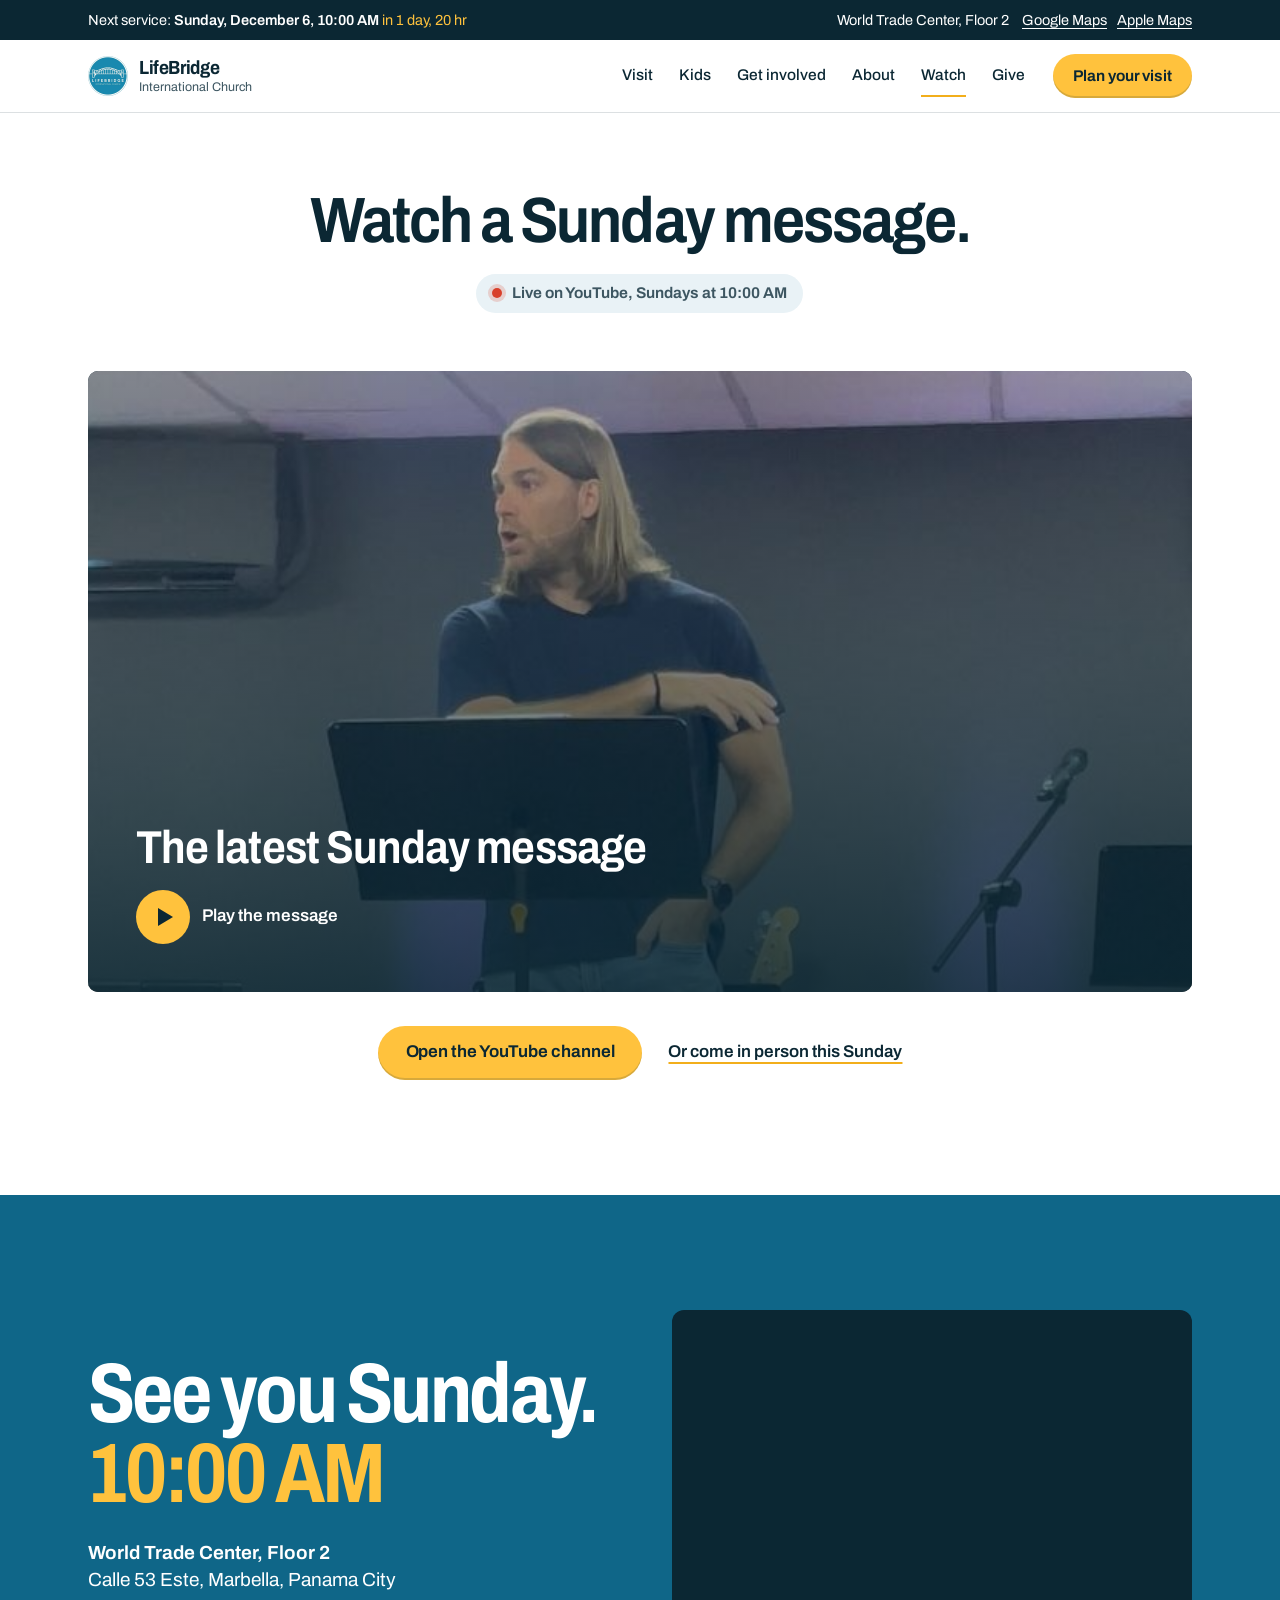
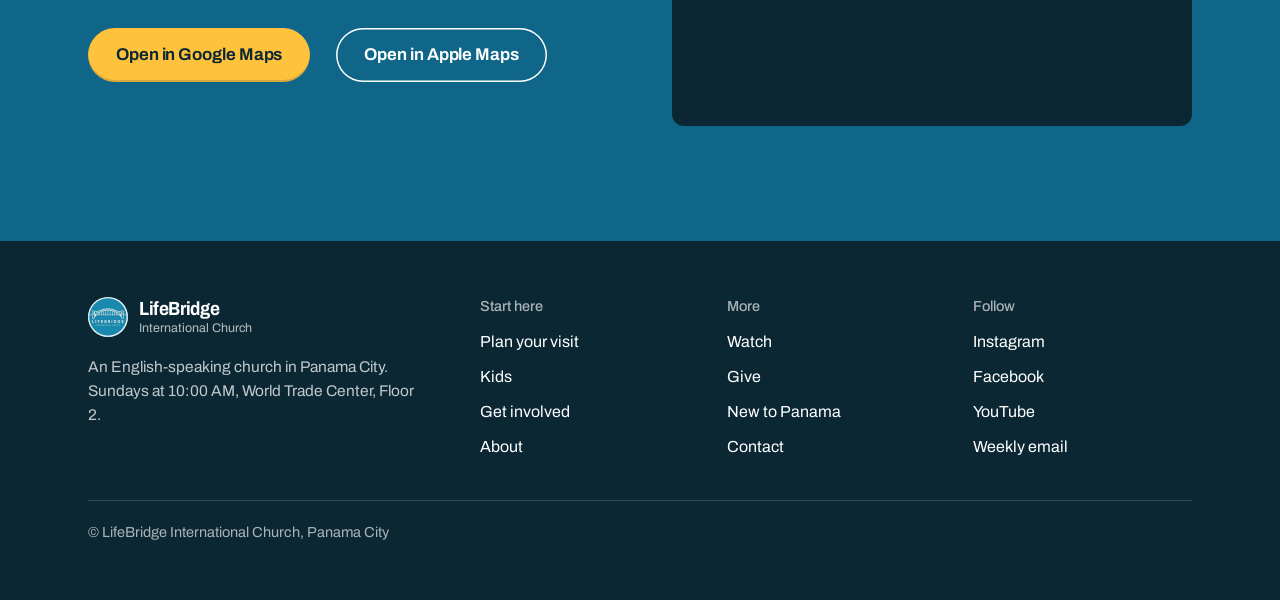
<file: watch/index.html>
<!DOCTYPE html>
<html lang="en">
<head>
<meta charset="UTF-8">
<meta name="viewport" content="width=device-width, initial-scale=1">
<title>Watch — LifeBridge International Church, Panama City</title>
<meta name="description" content="Watch Sunday messages from LifeBridge International Church, Panama City. Live on YouTube every Sunday at 10:00 AM.">
<link rel="canonical" href="https://lifebridgeic.com/watch">
<meta property="og:type" content="website">
<meta property="og:site_name" content="LifeBridge International Church">
<meta property="og:title" content="Watch — LifeBridge International Church, Panama City">
<meta property="og:description" content="Watch Sunday messages from LifeBridge International Church, Panama City. Live on YouTube every Sunday at 10:00 AM.">
<meta property="og:image" content="https://lifebridgeic.com/assets/img/group-wide.jpg">
<meta name="theme-color" content="#0B2733">
<link rel="icon" type="image/jpeg" href="../favicon.jpg">
<link rel="preload" href="../assets/fonts/archivo.woff2" as="font" type="font/woff2" crossorigin>
<link rel="stylesheet" href="../assets/site.css">
</head>
<body class="p-watch">
<a class="skip" href="#main">Skip to content</a>
<div class="strip"><div class="wrap">
  <span class="next"><span class="nosvc" data-skip hidden></span>Next service: <b><span data-date>Every Sunday</span>, <span data-time>10:00 AM</span></b> <span data-count></span></span>
  <span class="where"><span data-s="place.name">World Trade Center</span>, <span data-s="place.floor">Floor 2</span> <a data-link="maps.google" href="https://maps.app.goo.gl/PTKHtnqcWMbLNssR7" target="_blank" rel="noopener noreferrer">Google Maps</a><a data-link="maps.apple" href="https://maps.apple.com/?q=World+Trade+Center+Panama&amp;address=Calle+53+Este,+Marbella,+Panama+City,+Panama" target="_blank" rel="noopener noreferrer">Apple Maps</a></span>
</div><p class="notice wrap" data-notice hidden></p></div>
<header class="head"><div class="wrap">
  <a class="brand" href="../" aria-label="LifeBridge International Church, home"><img src="../assets/img/logo.png" width="40" height="40" alt=""><span><b>LifeBridge</b><span>International Church</span></span></a>
  <nav class="nav" aria-label="Main"><a href="../visit/">Visit</a><a href="../kids/">Kids</a><a href="../community/">Get involved</a><a href="../about/">About</a><a href="../watch/" aria-current=page>Watch</a><a href="../give/">Give</a></nav>
  <a class="btn small" href="../visit/">Plan your visit</a>
  <button class="menu-btn" type="button" aria-expanded="false" aria-controls="drawer">Menu</button>
</div></header>
<div class="drawer" id="drawer" role="dialog" aria-modal="true" aria-label="Menu">
  <button class="close" type="button">Close</button>
  <nav aria-label="All pages"><a href="../visit/">Plan your visit</a><a href="../kids/">Kids</a><a href="../community/">Get involved</a><a href="../about/">About</a><a href="../watch/">Watch</a><a href="../give/">Give</a><a href="../new-to-panama/">New to Panama</a><a href="../contact/">Contact</a></nav>
  <a class="btn" href="../visit/">Plan your visit</a>
  <p>Sundays, <span data-s="time">10:00 AM</span>. <span data-s="place.name">World Trade Center</span>, <span data-s="place.floor">Floor 2</span>, <span data-s="place.street">Calle 53 Este, Marbella</span>.</p>
</div>
<main id="main">
<section class="hero center"><div class="wrap">
  <h1>Watch a Sunday message.</h1>
  <p class="lede"><span class="live">Live on YouTube, Sundays at <span data-s="time">10:00 AM</span></span></p>
</div></section>
<section class="sec" id="latest"><div class="wrap">
  <div class="player" data-latest data-yt="https://www.youtube.com/embed/videoseries?list=UU1uYoyE02tunZLR449S-I2g&amp;autoplay=1&amp;rel=0&amp;modestbranding=1" data-page="https://www.youtube.com/playlist?list=UU1uYoyE02tunZLR449S-I2g"><button class="poster" type="button" aria-label="Play the latest Sunday message" style="background-image:linear-gradient(180deg,rgba(11,39,51,.15),rgba(11,39,51,.86)),url(../assets/img/sunday-message.jpg)"><b>The latest Sunday message</b><span><i aria-hidden="true"></i>Play the message</span></button></div>
  <div class="actions center"><a class="btn" href="https://www.youtube.com/channel/UC1uYoyE02tunZLR449S-I2g" target="_blank" rel="noopener noreferrer">Open the YouTube channel</a><a class="link" href="../visit/">Or come in person this Sunday</a></div>
</div></section><section id="sunday" class="sec blue close on-dark" aria-labelledby="close-h"><div class="wrap">
  <div>
    <h2 id="close-h">See you <span data-day>Sunday</span>. <span class="y" data-time>10:00 AM</span></h2>
    <address><b><span data-s="place.name">World Trade Center</span>, <span data-s="place.floor">Floor 2</span></b><span data-s="place.street">Calle 53 Este, Marbella</span>, Panama City</address>
    <div class="actions"><a class="btn" data-link="maps.google" href="https://maps.app.goo.gl/PTKHtnqcWMbLNssR7" target="_blank" rel="noopener noreferrer">Open in Google Maps</a><a class="btn line" data-link="maps.apple" href="https://maps.apple.com/?q=World+Trade+Center+Panama&amp;address=Calle+53+Este,+Marbella,+Panama+City,+Panama" target="_blank" rel="noopener noreferrer">Open in Apple Maps</a></div>
  </div>
  <div class="map"><iframe data-mapframe loading="lazy" referrerpolicy="no-referrer-when-downgrade" title="Map to LifeBridge International Church" src="https://www.google.com/maps?q=World+Trade+Center+Panama+Calle+53+Este+Marbella&amp;z=14&amp;output=embed"></iframe></div>
  
</div></section>
</main>
<footer class="foot"><div class="wrap">
  <div><a class="brand" href="../" aria-label="LifeBridge International Church, home"><img src="../assets/img/logo.png" width="40" height="40" alt=""><span><b>LifeBridge</b><span>International Church</span></span></a><p>An English-speaking church in Panama City. Sundays at <span data-s="time">10:00 AM</span>, <span data-s="place.name">World Trade Center</span>, <span data-s="place.floor">Floor 2</span>.</p></div>
  <div><h3>Start here</h3><ul><li><a href="../visit/">Plan your visit</a></li><li><a href="../kids/">Kids</a></li><li><a href="../community/">Get involved</a></li><li><a href="../about/">About</a></li></ul></div>
  <div><h3>More</h3><ul><li><a href="../watch/">Watch</a></li><li><a href="../give/">Give</a></li><li><a href="../new-to-panama/">New to Panama</a></li><li><a href="../contact/">Contact</a></li></ul></div>
  <div><h3>Follow</h3><ul><li><a href="https://www.instagram.com/lifebridgeic" target="_blank" rel="noopener noreferrer">Instagram</a></li><li><a href="https://www.facebook.com/lifebridgeic" target="_blank" rel="noopener noreferrer">Facebook</a></li><li><a href="https://www.youtube.com/channel/UC1uYoyE02tunZLR449S-I2g" target="_blank" rel="noopener noreferrer">YouTube</a></li><li><a data-link="links.email" href="http://eepurl.com/djqE1j" target="_blank" rel="noopener noreferrer">Weekly email</a></li></ul></div>
  <p class="legal">© LifeBridge International Church, Panama City</p>
</div></footer>
<div class="bar"><span><b>Sundays, <span data-s="time">10:00 AM</span></b><span data-s="place.name">World Trade Center</span>, <span data-s="place.floor">Floor 2</span></span><a class="btn small" href="../visit/">Plan your visit</a></div>
<script src="../assets/site.js" defer></script>
</body>
</html>
</file>
<file: assets/site.css>
@font-face{font-family:"Archivo";src:url(fonts/archivo.woff2) format("woff2");font-weight:100 900;font-stretch:62% 125%;font-display:swap}
@font-face{font-family:"Literata";src:url(fonts/literata.woff2) format("woff2");font-weight:200 900;font-style:normal;font-display:swap}
@font-face{font-family:"Literata";src:url(fonts/literata-italic.woff2) format("woff2");font-weight:200 900;font-style:italic;font-display:swap}

:root{
  --ink:#0B2733; --ink-2:#3D5661; --canal:#0F6688; --bridge:#1989AF;
  --mist:#E9F2F6; --paper:#fff; --lamp:#FFC23D; --lamp-deep:#F2AE1B;
  --rule:rgba(11,39,51,.14);
  --sans:"Archivo",system-ui,-apple-system,"Segoe UI",sans-serif;
  --serif:"Literata",Georgia,"Times New Roman",serif;
  --wrap:1200px; --gut:clamp(20px,4vw,48px);
  --ease:cubic-bezier(.2,.7,.2,1);
}
*,*::before,*::after{box-sizing:border-box}
html{-webkit-text-size-adjust:100%;scroll-behavior:smooth;scroll-padding-top:96px}
body{margin:0;font-family:var(--sans);font-size:17px;line-height:1.55;color:var(--ink);background:var(--paper);-webkit-font-smoothing:antialiased;text-rendering:optimizeLegibility}
h1,h2,h3,p,ol,ul,dl,dd,figure,blockquote{margin:0;padding:0}
ol,ul{list-style:none}
img{display:block;max-width:100%;height:auto}
a{color:inherit}
button{font:inherit;color:inherit}
:focus-visible{outline:3px solid var(--bridge);outline-offset:3px;border-radius:4px}
.wrap{max-width:var(--wrap);margin:0 auto;padding:0 var(--gut)}
.skip{position:absolute;left:-999px;top:0;background:var(--lamp);padding:10px 16px;z-index:100;font-weight:600}
.skip:focus{left:12px;top:12px}

/* type */
h1,h2,h3{font-weight:650;font-stretch:88%;letter-spacing:-.022em;line-height:1.04;text-wrap:balance}
h1{font-size:clamp(38px,5.4vw,70px)}
h2{font-size:clamp(28px,3.2vw,42px);line-height:1.08}
h3{font-size:20px;line-height:1.25;letter-spacing:-.012em;font-stretch:94%}
.lede{font-family:var(--serif);font-size:clamp(19px,1.7vw,22px);line-height:1.48;color:var(--ink);max-width:34em;text-wrap:pretty}
.note{color:var(--ink-2);font-size:15.5px}
.link{font-weight:600;text-decoration:underline;text-decoration-thickness:2px;text-underline-offset:5px;text-decoration-color:var(--lamp-deep)}
.link:hover{text-decoration-color:var(--ink)}

/* the lit button */
.btn{display:inline-flex;align-items:center;justify-content:center;min-height:54px;padding:0 28px;border-radius:999px;border:0;cursor:pointer;
  background:var(--lamp);color:var(--ink);font-weight:650;font-size:17px;letter-spacing:-.005em;text-decoration:none;white-space:nowrap;
  box-shadow:inset 0 -2px 0 rgba(11,39,51,.16);transition:background .15s var(--ease),transform .15s var(--ease)}
.btn:hover{background:#FFD066}
.btn:active{transform:translateY(1px);box-shadow:none}
.btn.small{min-height:44px;padding:0 20px;font-size:15.5px}
.btn.line{color:inherit;background:transparent;box-shadow:inset 0 0 0 1.5px currentColor}
.btn.line:hover{background:rgba(11,39,51,.06)}
.on-dark .btn.line:hover{background:rgba(255,255,255,.12)}
.actions{display:flex;flex-wrap:wrap;align-items:center;gap:14px 26px;margin-top:34px}

/* sign strip + header */
.strip{background:var(--ink);color:#fff;font-size:14.5px}
.strip .wrap{display:flex;justify-content:space-between;gap:20px;padding-top:9px;padding-bottom:9px}
.strip a{text-underline-offset:3px;margin-left:10px}
.strip b{font-weight:600}
.strip .next{white-space:nowrap;overflow:hidden;text-overflow:ellipsis}
.strip .where{white-space:nowrap}
.strip [data-count]{color:var(--lamp)}
.strip .nosvc{margin-right:.5em;color:var(--lamp);font-weight:600}
.strip .next.has-skip{white-space:normal}
.strip .notice[hidden]{display:none}
.strip .notice{display:block;margin:0 auto;padding-top:8px;padding-bottom:9px;border-top:1px solid rgba(255,255,255,.16);color:var(--lamp);font-weight:600}
.head{position:sticky;top:0;z-index:40;background:rgba(255,255,255,.94);backdrop-filter:saturate(1.4) blur(10px);border-bottom:1px solid var(--rule)}
.head .wrap{display:flex;align-items:center;gap:28px;height:72px}
.brand{display:flex;align-items:center;gap:11px;text-decoration:none;margin-right:auto}
.brand img{width:40px;height:40px}
.brand b{display:block;font-size:19px;font-weight:700;font-stretch:88%;letter-spacing:-.02em;line-height:1}
.brand span span{display:block;font-size:12.5px;color:var(--ink-2);line-height:1.2;margin-top:3px}
.nav{display:flex;gap:26px}
.nav a{font-size:15.5px;font-weight:500;text-decoration:none;padding:8px 0;border-bottom:2px solid transparent}
.nav a:hover{border-color:var(--rule)}
.nav a[aria-current]{border-color:var(--lamp-deep)}
.menu-btn{display:none;background:none;border:0;padding:10px 0 10px 8px;font-weight:600;font-size:15.5px;cursor:pointer}
.drawer{display:none}
@media (max-width:920px){
  .nav{display:none}
  .menu-btn{display:block}
  .head .wrap{gap:14px;height:64px}
  .brand span span{display:none}
  .drawer{display:block;position:fixed;inset:0;top:0;z-index:60;background:var(--ink);color:#fff;padding:22px var(--gut) 40px;overflow:auto;visibility:hidden;opacity:0;transition:opacity .2s,visibility .2s}
  .drawer.open{visibility:visible;opacity:1}
  .drawer .close{background:none;border:0;color:#fff;font-weight:600;font-size:15.5px;padding:10px 0;margin-left:auto;display:block;cursor:pointer}
  .drawer nav a{display:block;font-size:30px;font-weight:650;font-stretch:88%;letter-spacing:-.02em;text-decoration:none;padding:13px 0;border-bottom:1px solid rgba(255,255,255,.16)}
  .drawer .btn{margin-top:28px;width:100%}
  .drawer p{margin-top:22px;color:rgba(255,255,255,.75);font-size:15.5px}
  .strip .where{display:none}}

/* hero */
.hero{padding:clamp(40px,6vw,84px) 0 clamp(36px,5vw,64px)}
.hero .hero-grid{display:grid;grid-template-columns:minmax(0,7fr) minmax(0,5fr);gap:clamp(28px,5vw,72px);align-items:center}
.hero h1{max-width:13em}
.hero .lede{margin-top:26px}
.hero.home h1{font-size:clamp(40px,6.3vw,88px);line-height:.98;max-width:none;letter-spacing:-.028em}
.hero.home .hero-grid{grid-template-columns:minmax(0,5fr) minmax(0,7fr);align-items:start;margin-top:clamp(28px,4vw,52px)}
.hero.home .lede{margin-top:0}
.hero-photo img{width:100%;border-radius:6px;aspect-ratio:4/5;object-fit:cover}
.hero-photo.land img{aspect-ratio:11/8}
.hero-photo.top img{object-position:50% 20%}
@media (max-width:860px){
  .hero .hero-grid{grid-template-columns:1fr}
  .hero-photo{max-width:440px}
  .hero.home .hero-grid{grid-template-columns:1fr}}

/* the board: the facts a visitor needs, set like a building directory */
.board{background:var(--canal);color:#fff;border-radius:14px;display:grid;grid-template-columns:repeat(var(--n,3),minmax(0,1fr)) auto;overflow:hidden}
.board > div{padding:26px clamp(20px,2.6vw,34px) 28px;border-left:1px solid rgba(255,255,255,.2)}
.board > div:first-child{border-left:0}
.board dt{font-size:14.5px;color:rgba(255,255,255,.8);margin-bottom:10px}
.board dd b{display:block;font-size:clamp(26px,3vw,40px);font-weight:700;font-stretch:76%;letter-spacing:-.01em;line-height:1}
.board dd > span{display:block;margin-top:9px;font-size:15.5px;line-height:1.35;color:rgba(255,255,255,.88)}
.board [data-count]{white-space:nowrap}
.board .floor{display:flex;align-items:center;gap:18px;background:var(--ink)}
.board .floor p{font-size:15.5px;line-height:1.35;max-width:9.5em}
.lamp{flex:none;width:84px;height:84px;border-radius:50%;display:grid;place-items:center;font-size:44px;font-weight:700;font-stretch:76%;line-height:1;
  color:var(--ink);background:var(--lamp);box-shadow:0 0 0 6px rgba(255,194,61,.22),0 0 34px rgba(255,194,61,.5);transition:background .35s,color .35s,box-shadow .35s}
.lamp.off{background:transparent;color:rgba(255,255,255,.6);box-shadow:inset 0 0 0 2px rgba(255,255,255,.4)}
@media (max-width:900px){
  .board{grid-template-columns:1fr 1fr}
  .board > div{border-left:0;border-top:1px solid rgba(255,255,255,.2)}
  .board > div:nth-child(-n+2){border-top:0}
  .board > div:nth-child(even){border-left:1px solid rgba(255,255,255,.2)}
  .board .floor{grid-column:1/-1;border-left:0!important;border-top:0}
  .board .floor p{max-width:none}
  .lamp{width:64px;height:64px;font-size:34px}
  .board > div.wide{grid-column:1/-1;border-left:0!important;border-top:1px solid rgba(255,255,255,.2)}}

/* sections: heading in the margin column, content beside it */
.sec{padding:clamp(56px,7.5vw,104px) 0}
.sec:not(.tint):not(.blue) + .sec:not(.tint):not(.blue){padding-top:0}
.sec.tint{background:var(--mist)}
.sec .wrap.cols{display:grid;grid-template-columns:minmax(0,4fr) minmax(0,8fr);gap:28px clamp(28px,5vw,72px);align-items:start}
.sec-head p{margin-top:16px;color:var(--ink-2);max-width:24em}
.sec-head .link{display:inline-block;margin-top:20px}
.sec.rule .wrap::before{content:"";grid-column:1/-1;height:1px;background:var(--rule);margin-bottom:clamp(20px,3vw,40px)}
.sec .wrap.stack > .sec-head{margin-bottom:clamp(28px,3.5vw,44px);max-width:760px}
@media (max-width:860px){.sec .wrap.cols{grid-template-columns:1fr}}
@media (min-width:861px){.sec-head.sticky{position:sticky;top:104px}}
.faces{display:grid;grid-template-columns:repeat(6,1fr);gap:12px;margin-top:clamp(32px,4vw,52px)}
.faces img{width:100%;aspect-ratio:3/4;object-fit:cover;border-radius:6px}
@media (max-width:760px){.faces{grid-template-columns:repeat(3,1fr)}}

/* steps: a real sequence, timed */
.steps{border-top:1px solid var(--rule)}
.steps li{display:grid;grid-template-columns:minmax(120px,3fr) minmax(0,9fr);gap:8px 24px;padding:22px 0;border-bottom:1px solid var(--rule);align-items:baseline}
.steps .t{font-weight:700;font-stretch:76%;font-size:24px;line-height:1.1;color:var(--canal)}
.steps h3{font-size:21px}
.steps p{grid-column:2;color:var(--ink-2);margin-top:2px}
@media (max-width:560px){.steps li{grid-template-columns:1fr;gap:4px}.steps p{grid-column:1}}

/* route photos */
.route{display:grid;grid-template-columns:repeat(var(--n,4),minmax(0,1fr));gap:clamp(12px,1.6vw,22px);counter-reset:r}
.route li{counter-increment:r}
.route img{width:100%;aspect-ratio:3/4;object-fit:cover;border-radius:6px}
.route .cap{display:flex;gap:12px;align-items:baseline;margin-top:14px}
.route .cap::before{content:counter(r);flex:none;width:28px;height:28px;border-radius:50%;display:grid;place-items:center;align-self:start;background:var(--ink);color:#fff;font-size:15px;font-weight:700;font-stretch:80%}
.route li:last-child .cap::before{background:var(--lamp);color:var(--ink)}
.route h3{font-size:19px}
.route figure[data-zoom]{cursor:zoom-in}
.route figure[data-zoom]:focus-visible{outline:3px solid var(--bridge);outline-offset:3px;border-radius:6px}
.sec .wrap.stack .after{margin-top:clamp(24px,3vw,36px)}
.sec .wrap.stack .arrive{max-width:900px}
.route .t{display:block;font-size:14.5px;color:var(--ink-2);font-weight:500;letter-spacing:0;font-stretch:100%;margin-bottom:2px}
@media (max-width:760px){.route{grid-template-columns:1fr 1fr}}

/* cards with photos (not a sequence) */
.shots{display:grid;grid-template-columns:repeat(var(--n,3),minmax(0,1fr));gap:clamp(14px,2vw,26px)}
.shots img{width:100%;aspect-ratio:4/3;object-fit:cover;border-radius:6px}
.shots h3{margin-top:14px;font-size:18.5px}
.shots p{color:var(--ink-2);margin-top:4px}
@media (max-width:640px){.shots{grid-template-columns:1fr}}

/* definition rows */
.rows{border-top:1px solid var(--rule)}
.rows > div{display:grid;grid-template-columns:minmax(130px,3fr) minmax(0,9fr);gap:6px 24px;padding:20px 0;border-bottom:1px solid var(--rule)}
.rows dt{font-weight:650;font-stretch:94%;font-size:18.5px;letter-spacing:-.01em}
.rows dd{color:var(--ink-2);max-width:38em}
.rows dd a{color:var(--ink)}
@media (max-width:560px){.rows > div{grid-template-columns:1fr}}

/* levels: the building in section, the way an elevator panel reads */
.levels{position:relative;border-radius:14px;overflow:hidden;border:1px solid var(--rule)}
.levels > li{position:relative;display:grid;grid-template-columns:clamp(64px,9vw,104px) minmax(0,1fr);align-items:center;border-top:1px solid var(--rule);background:#fff}
.levels > li:first-child{border-top:0}
.levels > li::before{content:"";position:absolute;left:calc(clamp(64px,9vw,104px)/2 - 1px);top:0;bottom:0;width:2px;background:repeating-linear-gradient(180deg,currentColor 0 6px,transparent 6px 12px);opacity:.35}
.levels > li:first-child::before{top:50%}
.levels > li:last-child::before{bottom:50%}
.levels .key{position:relative;z-index:2;justify-self:center;width:52px;height:52px;border-radius:50%;display:grid;place-items:center;background:#fff;box-shadow:inset 0 0 0 2px var(--ink);font-weight:700;font-stretch:76%;font-size:26px;line-height:1}
.levels .body{padding:24px clamp(18px,2.6vw,32px) 26px 0}
.levels .where{display:block;font-size:14.5px;color:var(--ink-2);margin-bottom:3px}
.levels p{color:var(--ink-2);margin-top:4px;max-width:36em}
.levels .ways{display:grid;grid-template-columns:1fr 1fr;gap:16px 32px}
.levels li.top{background:var(--canal);color:#fff}
.levels li.top .key{background:var(--lamp);color:var(--ink);box-shadow:0 0 0 6px rgba(255,194,61,.22),0 0 30px rgba(255,194,61,.5)}
.levels li.top .where,.levels li.top p{color:rgba(255,255,255,.86)}
.levels li.mid{background:var(--mist)}
.levels li.mid .key{background:var(--mist)}
.levels .ways.three{grid-template-columns:repeat(3,minmax(0,1fr))}
@media (max-width:760px){.levels .ways.three{grid-template-columns:1fr}}
.levels-title{margin:clamp(36px,4vw,52px) 0 18px}
@media (max-width:560px){.levels .ways{grid-template-columns:1fr}.levels .key{width:44px;height:44px;font-size:22px}}

/* weeks: every Sunday is the same Sunday */
.weeks{margin-top:clamp(36px,4.5vw,60px);background:var(--ink);color:#fff;border-radius:14px;padding:clamp(24px,3.6vw,48px)}
.weeks .say{font-family:var(--serif);font-size:clamp(24px,2.8vw,36px);line-height:1.2;letter-spacing:-.015em;max-width:20em;text-wrap:balance}
.weeks ol{display:grid;grid-template-columns:repeat(5,minmax(0,1fr));gap:clamp(6px,1vw,14px);margin-top:clamp(24px,3vw,36px)}
.weeks ol li{border-radius:10px;padding:16px 8px 15px;text-align:center;box-shadow:inset 0 0 0 1px rgba(255,255,255,.24)}
.weeks .mo{display:block;font-size:14.5px;color:rgba(255,255,255,.75)}
.weeks .day{display:block;font-weight:700;font-stretch:76%;font-size:clamp(34px,4.6vw,60px);line-height:1;margin:4px 0 8px}
.weeks .at{display:block;font-size:clamp(12.5px,1.3vw,15.5px);font-weight:600;white-space:nowrap}
.weeks ol li.next{background:var(--lamp);color:var(--ink);box-shadow:0 0 0 6px rgba(255,194,61,.18)}
.weeks ol li.next .mo{color:var(--ink)}
.weeks ol li.off{box-shadow:inset 0 0 0 1px rgba(255,255,255,.14)}
.weeks ol li.off .mo,.weeks ol li.off .day{opacity:.4}
.weeks ol li.off .day{text-decoration:line-through;text-decoration-thickness:3px}
.weeks ol li.off .at{color:rgba(255,255,255,.7);font-weight:500}
.weeks ol li.moved .at{color:var(--lamp)}
.weeks .notes{margin-top:18px;font-size:15.5px;color:rgba(255,255,255,.88)}
.weeks .notes li{margin-top:6px}
.weeks .notes b{color:#fff;font-weight:650}
.weeks .also{display:flex;flex-wrap:wrap;justify-content:space-between;align-items:center;gap:18px 32px;margin-top:clamp(24px,3vw,36px);padding-top:clamp(20px,2.4vw,28px);border-top:1px solid rgba(255,255,255,.2)}
.weeks .also p{max-width:30em;color:rgba(255,255,255,.88)}
.weeks .also b{color:#fff;font-weight:650}

/* yappy: the second way to give in Panama */
.alt{margin-top:28px;background:var(--mist);border-radius:14px;padding:clamp(22px,3vw,34px);display:grid;grid-template-columns:minmax(0,4fr) minmax(0,8fr);gap:18px 32px;align-items:center}
.alt p{color:var(--ink-2);margin-top:6px}
.alt ul{display:flex;flex-wrap:wrap;gap:8px}
.alt li{background:#fff;border-radius:999px;padding:9px 16px;font-weight:600;font-size:15.5px;box-shadow:inset 0 0 0 1px var(--rule)}
@media (max-width:700px){.alt{grid-template-columns:1fr}}

/* split */
.split{display:grid;grid-template-columns:minmax(0,7fr) minmax(0,5fr);gap:clamp(28px,5vw,72px);align-items:center}
.split.flip > figure{order:-1}
.split figure img{width:100%;border-radius:6px}
.split figure.narrow{max-width:300px}
.split p{margin-top:16px;max-width:34em;color:var(--ink-2)}
.split p.lede{color:var(--ink)}
.split .btn{margin-top:28px}
@media (max-width:760px){.split{grid-template-columns:1fr}.split.flip > figure{order:0}}

/* pillars */
.pillars{display:grid;grid-template-columns:repeat(3,minmax(0,1fr));gap:0}
.pillars > div{padding:4px 28px 4px 0;border-left:1px solid var(--rule);padding-left:28px}
.pillars > div:first-child{border-left:0;padding-left:0}
.pillars p{color:var(--ink-2);margin-top:8px}
@media (max-width:700px){.pillars{grid-template-columns:1fr}.pillars > div{border-left:0;padding:18px 0;border-top:1px solid var(--rule)}}
.stars{color:var(--lamp-deep);letter-spacing:3px;font-size:18px;display:block;margin-bottom:14px}
.bigquote{max-width:900px}
.bigquote p{font-family:var(--serif);font-size:clamp(28px,4vw,52px);line-height:1.14;letter-spacing:-.02em;text-wrap:balance}
.bigquote footer{margin-top:18px;color:var(--ink-2)}

/* doors: three ways in */
.doors{display:grid;grid-template-columns:repeat(3,minmax(0,1fr));gap:clamp(14px,2vw,26px)}
.doors a{display:block;text-decoration:none}
.doors img{width:100%;aspect-ratio:4/5;object-fit:cover;border-radius:6px;transition:filter .2s}
.doors a:hover img{filter:brightness(.92)}
.doors h3{margin-top:16px;font-size:22px}
.doors p{color:var(--ink-2);margin-top:4px}
.doors a:hover h3{text-decoration:underline;text-decoration-thickness:2px;text-underline-offset:5px;text-decoration-color:var(--lamp-deep)}
@media (max-width:700px){.doors{grid-template-columns:1fr}.doors a{display:grid;grid-template-columns:112px 1fr;gap:16px;align-items:center}.doors img{aspect-ratio:1}.doors h3{margin-top:0}}

/* link list */
.links{border-top:1px solid var(--rule)}
.links a{display:grid;grid-template-columns:minmax(0,5fr) minmax(0,7fr);gap:4px 24px;padding:20px 0;border-bottom:1px solid var(--rule);text-decoration:none;align-items:baseline}
.links b{font-weight:650;font-stretch:94%;font-size:19px;letter-spacing:-.01em}
.links span{color:var(--ink-2)}
.links a:hover b{text-decoration:underline;text-decoration-thickness:2px;text-underline-offset:5px;text-decoration-color:var(--lamp-deep)}
@media (max-width:560px){.links a{grid-template-columns:1fr}}

/* faq */
.faq{border-top:1px solid var(--rule)}
.faq details{border-bottom:1px solid var(--rule)}
.faq summary{list-style:none;cursor:pointer;display:flex;justify-content:space-between;gap:20px;align-items:center;padding:20px 0;font-weight:650;font-stretch:94%;font-size:19px;letter-spacing:-.01em}
.faq summary::-webkit-details-marker{display:none}
.faq summary::after{content:"";flex:none;width:12px;height:12px;border-right:2px solid var(--ink);border-bottom:2px solid var(--ink);transform:rotate(45deg) translate(-3px,-3px);transition:transform .2s var(--ease)}
.faq details[open] summary::after{transform:rotate(225deg) translate(-3px,-3px)}
.faq details p{padding:0 40px 22px 0;color:var(--ink-2);max-width:40em}

/* video */
.player{position:relative;aspect-ratio:16/9;border-radius:10px;overflow:hidden;background:var(--ink)}
.player iframe{position:absolute;inset:0;width:100%;height:100%;border:0}
.poster{position:absolute;inset:0;width:100%;height:100%;border:0;cursor:pointer;text-align:left;color:#fff;padding:clamp(20px,4vw,48px);display:flex;flex-direction:column;justify-content:flex-end;
  background-color:var(--canal);background-size:cover;background-position:center 22%}
.poster b{font-size:clamp(26px,3.6vw,48px);font-weight:650;font-stretch:88%;letter-spacing:-.02em;line-height:1.02;max-width:12em}
.poster span{display:inline-flex;align-items:center;gap:12px;margin-top:18px;font-weight:600;font-size:17px}
.poster i{width:54px;height:54px;border-radius:50%;background:var(--lamp);display:grid;place-items:center;transition:transform .15s var(--ease)}
.poster i::before{content:"";border-left:15px solid var(--ink);border-top:9px solid transparent;border-bottom:9px solid transparent;margin-left:4px}
.poster:hover i{transform:scale(1.07)}
.poster.thumb b{display:none}
.poster.blocked{cursor:default}
.poster.blocked p{margin-top:12px;max-width:30em;color:rgba(255,255,255,.9)}
.under{margin-top:16px}

/* kids ruler */
.ruler{display:grid;grid-template-columns:repeat(13,1fr);gap:4px}
.ruler span{display:grid;place-items:center;height:64px;border-radius:6px;background:var(--mist);color:var(--ink-2);font-weight:700;font-stretch:76%;font-size:clamp(15px,2vw,24px)}
.ruler span.in{background:var(--canal);color:#fff}
.ruler-cap{display:grid;grid-template-columns:4fr 8fr 1fr;gap:4px;margin-top:10px;font-size:14.5px;color:var(--ink-2)}
.ruler-cap span:nth-child(2){color:var(--canal);font-weight:650}
.ruler-cap span:last-child{text-align:right;white-space:nowrap;direction:rtl}
.ruler-keys{margin-top:36px}

/* give */
.account{border-top:1px solid var(--rule)}
.account > div{display:flex;justify-content:space-between;align-items:center;gap:16px;padding:16px 0;border-bottom:1px solid var(--rule)}
.account dt{font-size:14.5px;color:var(--ink-2)}
.account dd{font-weight:650;font-size:20px;font-stretch:94%;letter-spacing:-.005em;margin-top:2px;overflow-wrap:anywhere}
.account dd.num{font-stretch:80%;font-size:28px;font-weight:700;font-variant-numeric:tabular-nums}
.copy{flex:none;min-width:88px;min-height:42px;border-radius:999px;border:0;background:var(--ink);color:#fff;font-weight:600;font-size:15px;cursor:pointer}
.copy:hover{background:var(--canal)}
.copy.ok{background:var(--lamp);color:var(--ink)}

/* guide */
.chapters{font-size:16px}
.chapters li a{display:flex;gap:14px;padding:11px 0;border-bottom:1px solid var(--rule);text-decoration:none}
.chapters li a b{font-stretch:76%;font-weight:700;color:var(--canal);min-width:1.4em}
.chapters li a:hover{color:var(--canal)}
.chapter{padding:clamp(36px,5vw,64px) 0;border-top:1px solid var(--rule)}
.chapter:first-child{border-top:0;padding-top:0}
.chapter .n{font-weight:700;font-stretch:76%;font-size:20px;color:var(--canal);display:block;margin-bottom:10px}
.chapter h2{max-width:16em}
.prose{font-family:var(--serif);font-size:19px;line-height:1.62;max-width:33em;margin-top:26px}
.prose p + p{margin-top:.9em}
.prose p:first-child{font-size:23px;line-height:1.42}
.break{margin:0}
.break img{width:100%;max-height:520px;object-fit:cover}
@media (max-width:860px){.guide-nav{display:none}}

/* closing: see you Sunday */
.sec.blue{background:var(--canal);color:#fff}
.close .wrap{display:grid;grid-template-columns:minmax(0,6fr) minmax(0,6fr);gap:clamp(28px,5vw,72px);align-items:center}
.close h2{font-size:clamp(44px,6.6vw,92px);line-height:.95;letter-spacing:-.03em;font-stretch:80%;font-weight:700}
.close h2 .y{display:block;color:var(--lamp)}
.close address{font-style:normal;margin-top:24px;font-size:19px;line-height:1.45}
.close address b{display:block;font-weight:650}
.close .map{border-radius:12px;overflow:hidden;aspect-ratio:5/4;background:var(--ink)}
.close .map iframe{width:100%;height:100%;border:0;display:block}
@media (max-width:860px){.close .wrap{grid-template-columns:1fr}.close .map{aspect-ratio:4/3}}
.invite{max-width:820px}
.invite p{margin-top:16px;max-width:34em}
.invite .btn{margin-top:28px}

/* footer */
.foot{background:var(--ink);color:#fff;padding:56px 0 110px}
.foot .wrap{display:grid;grid-template-columns:minmax(0,4fr) repeat(3,minmax(0,2.4fr));gap:36px 28px}
.foot .brand b{color:#fff}
.foot .brand span span{color:rgba(255,255,255,.7);display:block}
.foot .brand img{background:#fff;border-radius:50%}
.foot p{margin-top:18px;color:rgba(255,255,255,.75);font-size:15.5px;max-width:22em}
.foot h3{font-size:14.5px;font-weight:500;font-stretch:100%;letter-spacing:0;color:rgba(255,255,255,.65);margin-bottom:10px}
.foot li a{display:inline-block;padding:5px 0;text-decoration:none;font-size:16px}
.foot li a:hover{text-decoration:underline;text-underline-offset:4px}
.foot .legal{grid-column:1/-1;border-top:1px solid rgba(255,255,255,.16);padding-top:20px;font-size:14.5px;color:rgba(255,255,255,.65);margin:0;max-width:none}
@media (max-width:760px){.foot .wrap{grid-template-columns:1fr 1fr}.foot .wrap > div:first-child{grid-column:1/-1}}
@media (min-width:761px){.foot{padding-bottom:56px}}

/* mobile action bar */
.bar{position:fixed;left:0;right:0;bottom:0;z-index:30;background:var(--ink);color:#fff;display:flex;align-items:center;justify-content:space-between;gap:14px;padding:10px var(--gut) calc(10px + env(safe-area-inset-bottom));transform:translateY(110%);transition:transform .25s var(--ease)}
.bar.show{transform:none}
.bar span{font-size:14.5px;line-height:1.25}
.bar b{display:block;font-size:16px}
.bar.two{justify-content:stretch}
.bar.two .btn{flex:1}
@media (min-width:761px){.bar{display:none}}

/* 404 */
.lost{padding:clamp(64px,10vw,140px) 0}
.lost .lamp{margin-bottom:28px}
.lost .lede{margin-top:20px}

@media (prefers-reduced-motion:reduce){*{transition:none!important;scroll-behavior:auto!important}}
@media print{.strip,.head,.bar,.close .map,.drawer{display:none}}
.board.plain{grid-template-columns:repeat(var(--n,3),minmax(0,1fr))}
@media (max-width:900px){.board.plain{grid-template-columns:1fr 1fr}}
@media (max-width:520px){.board,.board.plain{grid-template-columns:1fr}.board > div{border-left:0!important;border-top:1px solid rgba(255,255,255,.2)!important}.board > div:first-child{border-top:0!important}}
@media (max-width:560px){
  .route{grid-template-columns:1fr;gap:14px}
  .route li{display:grid;grid-template-columns:150px 1fr;gap:16px;align-items:center}
  .route .cap{margin-top:0}}
@media (max-width:560px){.weeks ol li{padding:12px 2px 11px}.weeks .at{font-size:11.5px;font-stretch:75%;white-space:normal}.weeks .mo{font-size:13px}}

/* forms */
.form{max-width:720px}
.form .row2{display:grid;grid-template-columns:1fr 1fr;gap:0 18px}
@media (max-width:640px){.form .row2{grid-template-columns:1fr}}
.form .fi{border:0;padding:0;margin:0 0 20px;min-width:0}
.form label,.form legend{display:block;font-weight:600;font-size:15.5px;margin-bottom:8px;padding:0}
.form .opt{font-weight:400;color:var(--ink-2);font-size:14.5px;margin-left:4px}
.form input[type=text],.form input[type=email],.form input[type=tel],.form textarea{width:100%;border-radius:10px;border:1.5px solid rgba(11,39,51,.32);background:#fff;font:inherit;color:var(--ink);padding:0 14px;height:54px}
.form textarea{height:auto;min-height:150px;padding:13px 14px;resize:vertical;line-height:1.5}
.form input:focus,.form textarea:focus{outline:3px solid var(--bridge);outline-offset:1px;border-color:var(--ink)}
.form .pick{display:inline-flex;border-radius:999px;padding:3px;box-shadow:inset 0 0 0 1.5px rgba(11,39,51,.32)}
.form .pick label{position:relative;margin:0;cursor:pointer}
.form .pick input{position:absolute;inset:0;opacity:0;margin:0;cursor:pointer}
.form .pick span{display:block;padding:10px 20px;border-radius:999px;font-weight:600;font-size:15.5px}
.form .pick input:checked + span{background:var(--ink);color:#fff}
.form .pick input:focus-visible + span{outline:3px solid var(--bridge);outline-offset:2px}
.form .hp{position:absolute;left:-9999px;width:1px;height:1px;opacity:0}
.form .send{display:flex;flex-wrap:wrap;align-items:center;gap:14px 22px;margin-top:6px}
.form .send .note{max-width:22em}
.form .btn[disabled]{opacity:.55;cursor:default}
.form-err{margin-top:18px;padding:14px 16px;border-radius:10px;background:#FBEAE7;color:#7A1F14;font-weight:600;max-width:720px}
.form-err a{color:inherit}
.form-done{max-width:720px;background:var(--canal);color:#fff;border-radius:14px;padding:clamp(24px,3vw,36px)}
.form-done h3{font-size:clamp(26px,3vw,36px);font-stretch:88%}
.form-done p{margin-top:10px;color:rgba(255,255,255,.9)}
.sec-head p a,.split p a{color:var(--ink);text-underline-offset:3px}

/* photo, larger */
.zoom{border:0;padding:0;background:transparent;max-width:min(92vw,720px);max-height:92vh;overflow:visible}
.zoom::backdrop{background:rgba(11,39,51,.86)}
.zoom img{display:block;max-width:100%;max-height:80vh;width:auto;height:auto;border-radius:8px;margin:0 auto}
.zoom p{color:#fff;font-weight:600;margin-top:12px;text-align:center}
.zoom button{display:block;margin:14px auto 0;min-height:44px;padding:0 22px;border-radius:999px;border:0;background:var(--lamp);color:var(--ink);font-weight:650;font-size:15.5px;cursor:pointer}

/* three ways to arrive, then one route */
.arrive-l{font-size:15px;font-weight:600;color:var(--ink-2);margin-bottom:12px}
.arrive-l.then{margin-top:26px}
.ways3{display:grid;grid-template-columns:repeat(3,minmax(0,1fr));gap:28px}
.ways3 li{position:relative;border:1.5px solid var(--ink);border-radius:12px;padding:18px 20px 20px;background:#fff}
.ways3 li + li::before{content:"or";position:absolute;left:-28px;width:28px;top:50%;transform:translateY(-50%);text-align:center;font-size:14px;font-weight:650;color:var(--ink-2)}
.ways3 h3{font-size:19px}
.ways3 p{color:var(--ink-2);margin-top:6px;font-size:15.5px;line-height:1.45}
@media (max-width:700px){.ways3{grid-template-columns:1fr;gap:26px}.ways3 li + li::before{left:0;width:100%;top:-13px}}

/* home hero: headline, two photos and the sign */
.hero.home2{padding:clamp(40px,5vw,72px) 0 clamp(48px,6vw,84px)}
.hero.home2 .wrap{display:grid;grid-template-columns:minmax(0,6fr) minmax(0,6fr);gap:clamp(28px,5vw,72px);align-items:center}
.hero.home2 h1{font-size:clamp(38px,4.6vw,64px);line-height:.98;letter-spacing:-.03em;max-width:none}
.hero.home2 .lede{margin-top:22px;color:var(--ink-2)}
.collage{position:relative;padding-bottom:70px}
.collage .p1 img{width:72%;margin-left:auto;aspect-ratio:4/5;object-fit:cover;object-position:50% 30%;border-radius:12px}
.collage .p2{position:absolute;left:0;top:12%;width:36%}
.collage .p2 img{width:100%;aspect-ratio:3/4;object-fit:cover;border-radius:12px;border:6px solid #fff}
.sign{position:absolute;left:6%;bottom:0;width:min(330px,74%);background:var(--canal);color:#fff;border-radius:16px;padding:22px 24px 22px;box-shadow:0 16px 40px rgba(11,39,51,.3)}
.sign small{display:block;font-size:14px;color:rgba(255,255,255,.82)}
.sign .t{display:block;font-weight:700;font-stretch:76%;font-size:52px;line-height:1;margin:2px 0 16px}
.sign .row{display:flex;align-items:center;gap:14px;padding-top:16px;border-top:1px solid rgba(255,255,255,.25)}
.sign .row b{display:block;font-weight:650;font-size:18px;line-height:1.2}
.sign .lamp{width:46px;height:46px;font-size:25px;box-shadow:0 0 0 5px rgba(255,194,61,.25),0 0 22px rgba(255,194,61,.5)}
.sign .lamp.off{box-shadow:inset 0 0 0 2px rgba(255,255,255,.4)}
@media (max-width:860px){.hero.home2 .wrap{grid-template-columns:1fr}.collage{max-width:480px}}

/* who we are: one line and the faces */
.sec.who{padding-top:clamp(8px,2vw,24px)}
.who-top{display:grid;grid-template-columns:minmax(0,6fr) minmax(0,6fr);gap:18px clamp(28px,5vw,72px);align-items:end}
.who-top h2{font-size:clamp(40px,5.4vw,76px);line-height:1;letter-spacing:-.03em}
.who-top p{font-family:var(--serif);font-size:clamp(19px,1.8vw,23px);line-height:1.4;color:var(--ink-2)}
.who-top .link{font-family:var(--sans);font-size:17px;color:var(--ink);margin-left:6px;white-space:nowrap}
.sec.who .faces{margin-top:clamp(26px,3vw,40px)}
@media (max-width:820px){.who-top{grid-template-columns:1fr}}

/* reviews: one at a time beside a photo */
.rev2{display:grid;grid-template-columns:minmax(0,5fr) minmax(0,7fr);background:var(--mist)}
.rev2 .stars{margin-bottom:16px;font-size:16px}
.rev2-quotes{display:grid}
.rev2-quotes blockquote{grid-area:1/1;visibility:hidden;opacity:0;transition:opacity .45s var(--ease),visibility 0s .45s}
.rev2-quotes blockquote.on{visibility:visible;opacity:1;transition:opacity .45s var(--ease)}
.rev2-quotes p{font-family:var(--serif);font-size:clamp(22px,2.3vw,31px);line-height:1.28;letter-spacing:-.012em;text-wrap:balance}
.rev2-quotes footer{margin-top:14px;font-size:15px;color:var(--ink-2)}
@media (max-width:860px){.rev2{grid-template-columns:1fr}}

/* every page: one even gap between sections, no divider lines */
main{--gap:clamp(72px,9vw,128px)}
main > .sec:not(#_){padding:var(--gap) 0}
main > .hero:not(#_){padding:clamp(48px,6vw,88px) 0 var(--gap)}
main > .sec.who:not(#_){padding-top:0}
.sec.who .faces{margin-top:clamp(36px,4vw,56px)}
.sec .wrap.stack > .sec-head{margin-bottom:clamp(32px,4vw,52px)}
.sec.rule .wrap::before{display:none}

/* what a Sunday is like: four photo stops on a line */
.day-head{display:flex;justify-content:space-between;align-items:baseline;gap:12px 32px;flex-wrap:wrap;margin-bottom:clamp(36px,4.5vw,60px)}
.day-head p{color:var(--ink-2)}
.day{display:grid;grid-template-columns:repeat(4,minmax(0,1fr));position:relative}
.day::before{content:"";position:absolute;left:12.5%;right:12.5%;top:60px;height:2px;background:repeating-linear-gradient(90deg,var(--ink) 0 6px,transparent 6px 12px);opacity:.35}
.day li{position:relative;padding:0 12px;text-align:center}
.day figure{width:120px;height:120px;border-radius:50%;overflow:hidden;margin:0 auto 24px;position:relative;z-index:1;box-shadow:0 0 0 6px #fff,0 0 0 8px var(--ink)}
.day li:last-child figure{box-shadow:0 0 0 6px #fff,0 0 0 9px var(--lamp),0 0 30px rgba(255,194,61,.6)}
.day img{width:100%;height:100%;object-fit:cover;object-position:50% 25%}
.day b{display:block;font-weight:700;font-stretch:80%;font-size:17px;color:var(--canal);margin-bottom:2px}
.day h3{font-size:clamp(26px,3vw,40px);font-stretch:88%;letter-spacing:-.02em;line-height:1.05}
.day p{color:var(--ink-2);margin-top:6px}
.day-kids{margin-top:clamp(32px,4vw,52px);color:var(--ink-2);text-align:center}
.day-kids b{color:var(--ink);font-weight:650}
@media (max-width:760px){.day{grid-template-columns:1fr 1fr;gap:36px 0}.day::before{display:none}.day figure{width:96px;height:96px;margin-bottom:18px}.day-head{justify-content:center;text-align:center}}
.day-kids .link{color:var(--ink);margin-left:4px;white-space:nowrap}

/* reviews: centred, one at a time */
.rev3{background:var(--mist);text-align:center;padding:clamp(64px,8vw,112px) 0}
.rev3 .stars{margin:0 0 22px;font-size:17px}
.rev3 .rev2-quotes{max-width:820px;margin:0 auto}
.rev3 .rev2-quotes blockquote{align-self:center}
.rev3 .rev2-quotes p{font-size:clamp(24px,3.4vw,44px);line-height:1.2}
.rev3-dots{display:flex;justify-content:center;margin-top:18px}
.rev3-dots button{width:30px;height:30px;padding:0;border:0;background:none;cursor:pointer;display:grid;place-items:center}
.rev3-dots button::before{content:"";width:10px;height:10px;border-radius:50%;background:rgba(11,39,51,.22);transition:background .2s,box-shadow .2s}
.rev3-dots button:hover::before{background:rgba(11,39,51,.5)}
.rev3-dots button.on::before{background:var(--ink);box-shadow:0 0 0 4px var(--lamp)}

/* how to find us: title left, three numbered photos right */
.sec-head .find-park{margin-top:22px;padding-top:18px;border-top:1px solid var(--rule);font-size:16px}
.find-park b{color:var(--ink);font-weight:650}
.find3{display:grid;grid-template-columns:repeat(3,minmax(0,1fr));gap:clamp(12px,1.6vw,20px)}
.find3 figure{position:relative;cursor:zoom-in}
.find3 figure:focus-visible{outline:3px solid var(--bridge);outline-offset:3px;border-radius:10px}
.find3 img{width:100%;aspect-ratio:3/4;object-fit:cover;border-radius:10px}
.find3 figure i{font-style:normal;position:absolute;left:12px;top:12px;width:36px;height:36px;border-radius:50%;background:var(--ink);color:#fff;display:grid;place-items:center;font-weight:700;font-stretch:80%;font-size:18px}
.find3 li:last-child figure i{background:var(--lamp);color:var(--ink)}
.find3 h3{margin-top:14px;font-size:clamp(19px,1.8vw,23px);font-stretch:90%;letter-spacing:-.015em;line-height:1.2}
.find3 p{color:var(--ink-2);margin-top:3px;font-size:16px}
@media (max-width:560px){.find3{grid-template-columns:1fr;gap:16px}.find3 li{display:grid;grid-template-columns:150px 1fr;gap:4px 16px;align-content:center;align-items:center}.find3 figure{grid-row:1/3}.find3 h3{margin-top:0;align-self:end}.find3 p{align-self:start}}

/* common questions: title, line and photo on the left */
.faq-l .sec-head figure{margin-top:26px;max-width:300px}
.faq-l .sec-head img{width:100%;aspect-ratio:4/3;object-fit:cover;object-position:50% 30%;border-radius:12px}
.faq-l .faq summary{padding:22px 0;font-size:21px}
.faq-l .faq details p{font-size:18px;padding-bottom:24px}
@media (max-width:860px){.faq-l .sec-head figure{max-width:none}.faq-l .sec-head img{aspect-ratio:16/9}}

/* inner pages: hero in the home page's style, with the sign card on the photo */
.hero h1{font-size:clamp(38px,4.6vw,64px);line-height:.98;letter-spacing:-.03em}
.hero .lede{color:var(--ink-2)}
.hero .hero-grid{grid-template-columns:minmax(0,6fr) minmax(0,5fr)}
.hero-photo.signed{position:relative;padding-bottom:64px;margin-left:36px}
.hero-photo.signed img{border-radius:12px}
.hero-photo.signed .sign{left:-36px;width:min(320px,86%)}
.sign .t.w{font-size:clamp(34px,3.4vw,42px);line-height:1.02}
.sign .row + .row{margin-top:14px;padding-top:14px}
.sign .row b{font-size:17px}
@media (max-width:860px){.hero .hero-grid{grid-template-columns:1fr}.hero-photo.signed{margin-left:0;max-width:480px}.hero-photo.signed .sign{left:14px}}
/* statements on inner pages share the centred review style */
.rev3:not([aria-label]) .rev2-quotes p{font-size:clamp(26px,3.6vw,46px)}
/* numbered photo walk-through, three or four across */
@media (min-width:561px){.find3{grid-template-columns:repeat(var(--n,3),minmax(0,1fr))}}
@media (min-width:561px) and (max-width:860px){.find3[style*="--n:4"]{grid-template-columns:1fr 1fr}}
.faq-l .sec-head h2 + figure{margin-top:22px}
.rev3.plain{background:none;padding:var(--gap,96px) 0 0}
.hero-photo.land.signed{padding-bottom:150px}
@media (max-width:860px){.hero-photo.land.signed{padding-bottom:170px}}

/* inner pages: one gap, not two, between the hero and the first section */
main > .hero:not(.home2):not(#_):has(+ .sec:not(.tint):not(.blue)){padding-bottom:0}
.sec-body > .weeks{margin-top:0}

/* the garage note beside the route photos */
.sec-head .gbox{margin-top:24px;border:1.5px solid var(--ink);border-radius:14px;padding:18px}
.gbox .q{display:flex;align-items:center;gap:12px;margin:0;font-weight:650;font-stretch:92%;font-size:15.5px;color:var(--ink-2)}
.gbox .pb{flex:none;width:34px;height:34px;border-radius:8px;background:var(--ink);color:#fff;display:grid;place-items:center;font-weight:700;font-stretch:80%;font-size:19px;line-height:1}
.gbox h3{font-size:19px;margin-top:10px}
.sec-head .gbox h3 + p{font-size:15.5px;margin-top:6px;color:var(--ink-2);max-width:none}

/* upcoming Sundays inside the blue closing */
.close .weeks.flat{grid-column:1/-1;margin-top:0;background:none;padding:clamp(24px,3vw,36px) 0 0;border-radius:0;border-top:1px solid rgba(255,255,255,.22)}
.weeks.flat h3{font-size:17px;font-weight:600;color:rgba(255,255,255,.86)}
.weeks.flat ol{margin-top:16px}

/* Visit: one even gap between every section */
.p-visit main{--gap:clamp(60px,7.4vw,104px)}
.p-visit main > .sec:not(.tint):not(.blue) + .sec:not(.tint):not(.blue):not(#_){padding-top:0}
.p-visit main > .rev3{padding:var(--gap) 0}
@media (min-width:861px){.p-visit main > .hero + .sec:not(#_){padding-top:clamp(104px,11vw,160px)}}
@media (min-width:861px){.p-visit main > .hero + .sec:not(#_){padding-bottom:clamp(104px,11vw,160px)}}
@media (min-width:861px){.p-visit main{--gap:clamp(84px,8.6vw,124px)}}

/* inner pages using the home-style hero */
main > .hero.home2.inner:not(#_):has(+ .sec:not(.tint):not(.blue)){padding-bottom:0}
/* tiles */
.tiles{display:grid;grid-template-columns:repeat(var(--n,3),minmax(0,1fr));gap:clamp(10px,1.4vw,16px)}
.tiles li{background:var(--mist);border-radius:14px;padding:clamp(18px,2.2vw,26px)}
.tiles .k{display:block;font-weight:700;font-stretch:76%;font-size:clamp(34px,4vw,54px);line-height:1;color:var(--canal);margin-bottom:14px}
.tiles h3{font-size:clamp(19px,1.8vw,23px);font-stretch:90%;letter-spacing:-.015em;line-height:1.2}
.tiles p{color:var(--ink-2);margin-top:6px;font-size:16px}
.tiles li.hot{background:var(--canal);color:#fff}.tiles li.hot .k{color:var(--lamp)}.tiles li.hot p{color:rgba(255,255,255,.86)}
@media (max-width:640px){.tiles{grid-template-columns:1fr}}
/* steps down the page */
.vt > li{position:relative;display:grid;grid-template-columns:48px minmax(0,1fr);gap:0 20px;padding:0 0 clamp(22px,2.6vw,32px)}
.vt > li:last-child{padding-bottom:0}
.vt > li::before{content:"";position:absolute;left:23px;top:48px;bottom:0;width:2px;background:repeating-linear-gradient(180deg,var(--ink) 0 6px,transparent 6px 12px);opacity:.3}
.vt > li:last-child::before{display:none}
.vt .n{width:48px;height:48px;border-radius:50%;background:var(--ink);color:#fff;display:grid;place-items:center;font-weight:700;font-stretch:80%;font-size:21px}
.vt li:last-child .n{background:var(--lamp);color:var(--ink);box-shadow:0 0 0 6px rgba(255,194,61,.3)}
.vt small{display:block;font-size:15px;font-weight:700;font-stretch:84%;color:var(--canal);margin-top:2px}
.vt h3{font-size:clamp(20px,2vw,25px);line-height:1.2}
.vt p{color:var(--ink-2);margin-top:4px}

/* numbered stops (no photos) */
.day.n3{grid-template-columns:repeat(3,minmax(0,1fr))}.day.n3::before{left:16.66%;right:16.66%}
.day.sm h3{font-size:clamp(20px,2vw,26px)}
.day .num{width:84px;height:84px;border-radius:50%;margin:18px auto 24px;position:relative;z-index:1;display:grid;place-items:center;background:#fff;box-shadow:inset 0 0 0 2px var(--ink),0 0 0 8px #fff;font-weight:700;font-stretch:76%;font-size:40px;line-height:1}
.day li:last-child .num{background:var(--lamp);box-shadow:0 0 0 8px #fff,0 0 0 11px rgba(255,194,61,.35)}
@media (max-width:760px){.day.n3{grid-template-columns:1fr;gap:26px}.day.n3 .num{margin:0 auto 14px}}
/* form beside a blue panel */
.formsplit{display:grid;grid-template-columns:minmax(0,5fr) minmax(0,7fr);border-radius:18px;overflow:hidden;box-shadow:inset 0 0 0 1.5px var(--rule)}
.formsplit > .side{background:var(--canal);color:#fff;padding:clamp(24px,3.4vw,44px);display:flex;flex-direction:column;justify-content:space-between;gap:28px}
.formsplit > .side p{color:rgba(255,255,255,.88);margin-top:12px}
.formsplit > .side img{width:100%;aspect-ratio:4/3;object-fit:cover;border-radius:12px}
.formsplit > .main{padding:clamp(22px,3.2vw,40px)}
.formsplit .form-done{max-width:none}
@media (max-width:860px){.formsplit{grid-template-columns:1fr}}
details.more{margin-top:8px;border-top:1px solid var(--rule)}
details.more summary{cursor:pointer;padding:16px 0;font-weight:600;list-style:none}
details.more summary::-webkit-details-marker{display:none}
details.more summary::before{content:"+ ";font-weight:700}
details.more[open] summary::before{content:"\2212  "}
/* outlined tiles and cards */
.tiles.line li{background:#fff;box-shadow:inset 0 0 0 1.5px var(--ink)}
@media (max-width:640px){.tiles[style*="--n:2"]{grid-template-columns:1fr 1fr}}
.card{border:1.5px solid var(--ink);border-radius:14px;padding:clamp(18px,2.4vw,28px)}
.card p{color:var(--ink-2);margin-top:8px}
.card .link,.card .btn{margin-top:20px}
/* centred statement with an action */
.rev3 .say{font-family:var(--serif);font-size:clamp(26px,3.6vw,46px);line-height:1.18;letter-spacing:-.015em;max-width:20em;margin:0 auto;text-wrap:balance}
.rev3 .actions{justify-content:center}

/* photo beside big serif rows */
.split2{display:grid;grid-template-columns:minmax(0,1fr) minmax(0,1fr);gap:clamp(24px,4vw,56px);align-items:center}
.photo img{width:100%;aspect-ratio:4/3;object-fit:cover;border-radius:12px}
.bigrows{margin-top:24px}
.bigrows li{display:grid;grid-template-columns:minmax(0,5fr) minmax(0,7fr);gap:6px 28px;padding:22px 0;border-top:1px solid var(--rule);align-items:baseline}
.bigrows li:last-child{border-bottom:1px solid var(--rule)}
.bigrows b{font-family:var(--serif);font-weight:400;font-size:clamp(26px,3vw,40px);letter-spacing:-.02em;line-height:1.1}
.bigrows span{color:var(--ink-2)}
@media (max-width:860px){.split2{grid-template-columns:1fr}}
@media (max-width:640px){.bigrows li{grid-template-columns:1fr}}

/* centred hero with faces */
.hero.center{text-align:center}
.hero.center h1{max-width:15em;margin:0 auto;font-size:clamp(36px,5vw,68px);line-height:.98;letter-spacing:-.03em}
.hero.center .lede{margin:20px auto 0}
.hero.center .actions{justify-content:center}
.hero.center .faces{margin-top:clamp(36px,4.5vw,56px)}
.over-h{margin-bottom:clamp(28px,3.6vw,44px)}
.under-h{color:var(--ink-2);margin:10px 0 28px;max-width:34em}
/* a white section directly after another white one: one gap, not two */
main > .sec.nopt:not(#_){padding-top:0}
/* timeline across */
.tl{display:grid;grid-template-columns:repeat(4,minmax(0,1fr));position:relative}
.tl::before{content:"";position:absolute;left:9px;right:9px;top:8px;height:2px;background:var(--ink);opacity:.25}
.tl li{padding-right:22px;position:relative}
.tl li::before{content:"";display:block;width:18px;height:18px;border-radius:50%;background:#fff;box-shadow:inset 0 0 0 3px var(--ink);margin-bottom:20px;position:relative}
.tl li:last-child::before{background:var(--lamp);box-shadow:0 0 0 5px rgba(255,194,61,.3)}
.tl b{display:block;font-weight:700;font-stretch:76%;font-size:clamp(32px,3.6vw,48px);line-height:1;color:var(--canal)}
.tl h3{margin-top:10px;font-size:19px;line-height:1.25}
.tl p{color:var(--ink-2);font-size:15.5px;margin-top:6px}
@media (max-width:860px){.tl{grid-template-columns:1fr;gap:22px}.tl::before{left:8px;right:auto;top:8px;bottom:8px;width:2px;height:auto}.tl li{padding:0 0 0 38px}.tl li::before{position:absolute;left:0;top:4px;margin:0}}
/* photo with an overlapping card */
.over{position:relative}
.over > img{width:100%;aspect-ratio:16/7.5;object-fit:cover;object-position:50% 30%;border-radius:16px}
.over .card{position:absolute;left:clamp(16px,3.4vw,44px);bottom:clamp(16px,3.4vw,44px);max-width:460px;background:#fff;border:0;border-radius:14px;padding:clamp(20px,2.6vw,32px);box-shadow:0 16px 40px rgba(11,39,51,.25)}
.over.right .card{left:auto;right:clamp(16px,3.4vw,44px)}
.over .card h2{font-size:clamp(24px,2.6vw,32px)}
.over .card p{margin-top:10px}
@media (max-width:860px){.over .card,.over.right .card{position:relative;left:auto;right:auto;bottom:auto;margin:-36px 12px 0;max-width:none}.over > img{aspect-ratio:16/10}}
/* bands */
.rev3.blue{background:var(--canal);color:#fff}
.rev3 .lab{font-size:15px;font-weight:600;color:var(--ink-2);margin-bottom:14px}
.rev3.blue .lab{color:rgba(255,255,255,.8)}
.rev3 .sub{margin:16px auto 0;max-width:36em;color:var(--ink-2)}
/* pick a topic */
.tabs.side{display:grid;grid-template-columns:minmax(0,4fr) minmax(0,8fr);gap:clamp(20px,3vw,40px);align-items:start}
.tabs.side .tabbar{display:none;flex-direction:column;border-top:1px solid var(--rule)}
.tabs.side.on .tabbar{display:flex}
.tabs.side .tabbar button{border:0;border-radius:0;background:none;text-align:left;padding:16px 0;border-bottom:1px solid var(--rule);font-weight:650;font-stretch:92%;font-size:20px;cursor:pointer}
.tabs.side .tabbar button[aria-selected=true]{background:var(--mist);box-shadow:inset 4px 0 0 var(--lamp-deep);padding-left:16px}
.tabs.side .tabbar button:focus-visible{outline:3px solid var(--bridge);outline-offset:-3px}
.tabs .panel .big{font-family:var(--serif);font-size:clamp(21px,2.2vw,28px);line-height:1.35;letter-spacing:-.01em}
.tabs:not(.on){display:block}.tabs:not(.on) .panel{padding:18px 0;border-top:1px solid var(--rule)}
.tabs.on .panel h3{display:none}
@media (max-width:860px){.tabs.side{grid-template-columns:1fr}}
/* people */
.split2.p5{grid-template-columns:minmax(0,5fr) minmax(0,7fr)}
.photo.tall img{aspect-ratio:4/5}
.people{display:grid;gap:10px;margin-top:24px}
.people li{display:flex;align-items:center;gap:16px;padding:14px 18px;border-radius:12px;background:var(--mist)}
.ava{flex:none;width:52px;height:52px;border-radius:50%;background:var(--canal);color:#fff;display:grid;place-items:center;font-weight:700;font-stretch:80%;font-size:20px}
.people b{display:block;font-weight:650;font-size:19px;font-stretch:92%}.people div span{color:var(--ink-2);font-size:15.5px}
.pair{display:grid;grid-template-columns:1fr 1fr;gap:clamp(12px,1.6vw,20px)}
@media (max-width:640px){.pair{grid-template-columns:1fr}}
@media (max-width:860px){.split2.p5{grid-template-columns:1fr}.photo.tall img{aspect-ratio:4/3;object-position:50% 20%}}

/* watch */
.live{display:inline-block;font-family:var(--sans);font-weight:650;font-size:15.5px;padding:8px 16px;border-radius:999px;background:var(--mist)}
.live::before{content:"";display:inline-block;margin-right:10px;width:10px;height:10px;border-radius:50%;background:#D8402B;box-shadow:0 0 0 4px rgba(216,64,43,.2)}
.actions.center{justify-content:center}
.p-watch main > .hero + .sec:not(#_){padding-top:clamp(36px,4.5vw,60px)}

/* wide photo hero with a title card */
.hero.wide figure img{width:100%;aspect-ratio:21/9;object-fit:cover;border-radius:16px}
.hero.wide .card{position:relative;margin:-120px 0 0 clamp(16px,4vw,56px);max-width:640px;background:#fff;border:0;border-radius:16px;padding:clamp(24px,3.2vw,44px);box-shadow:0 20px 50px rgba(11,39,51,.2)}
.hero.wide h1{font-size:clamp(32px,4vw,54px);line-height:1;letter-spacing:-.03em}
.hero.wide .lede{margin-top:16px;color:var(--ink)}.hero.wide .actions{margin-top:26px}
@media (max-width:860px){.hero.wide figure img{aspect-ratio:16/10}.hero.wide .card{margin:-40px 12px 0}}
.statement{font-family:var(--serif);font-size:clamp(22px,2.4vw,30px);line-height:1.25;letter-spacing:-.015em;text-wrap:balance}
.after-st{margin-top:16px;color:var(--ink-2);max-width:34em}

.card.blue{border:0;background:var(--canal);color:#fff}
.card.blue p{color:rgba(255,255,255,.88)}.card.blue p b{color:#fff}
.faq.after-card{margin-top:18px}

/* contact */
.linkgrid{display:grid;grid-template-columns:repeat(3,minmax(0,1fr));gap:14px}
.linkgrid a{position:relative;display:block;text-decoration:none;border-radius:14px;padding:22px 22px 58px;background:var(--mist);min-height:150px}
.linkgrid a b{display:block;font-weight:650;font-stretch:90%;font-size:21px;letter-spacing:-.015em;line-height:1.2}
.linkgrid a > span{display:block;color:var(--ink-2);margin-top:6px;font-size:15.5px}
.linkgrid a::after{content:"";position:absolute;left:22px;bottom:22px;width:24px;height:24px;border-radius:50%;background:var(--ink) url("data:image/svg+xml,%3Csvg xmlns='http://www.w3.org/2000/svg' viewBox='0 0 24 24' fill='none' stroke='%23fff' stroke-width='3' stroke-linecap='round' stroke-linejoin='round'%3E%3Cpath d='M9 6l6 6-6 6'/%3E%3C/svg%3E") center/12px no-repeat}
.linkgrid a:first-child{background:var(--canal);color:#fff}.linkgrid a:first-child > span{color:rgba(255,255,255,.86)}
.linkgrid a:first-child::after{background-color:var(--lamp);background-image:url("data:image/svg+xml,%3Csvg xmlns='http://www.w3.org/2000/svg' viewBox='0 0 24 24' fill='none' stroke='%230B2733' stroke-width='3' stroke-linecap='round' stroke-linejoin='round'%3E%3Cpath d='M9 6l6 6-6 6'/%3E%3C/svg%3E")}
.linkgrid a:hover b{text-decoration:underline;text-decoration-thickness:2px;text-underline-offset:5px}
.linkgrid a:focus-visible,.socials a:focus-visible{outline:3px solid var(--bridge);outline-offset:3px}
@media (max-width:860px){.linkgrid{grid-template-columns:1fr 1fr}}
@media (max-width:520px){.linkgrid{grid-template-columns:1fr}.linkgrid a{min-height:0}}
.socials{display:grid;gap:12px}
.socials a{display:flex;align-items:center;gap:16px;text-decoration:none;border-radius:14px;padding:16px 20px;background:var(--mist)}
.socials b{font-weight:650;font-size:20px;font-stretch:92%}
.socials a:hover b{text-decoration:underline;text-decoration-thickness:2px;text-underline-offset:5px}
.ico{flex:none;width:52px;height:52px;border-radius:50%;display:grid;place-items:center;background:#fff;box-shadow:inset 0 0 0 2px var(--ink)}
.formcard{background:var(--mist);border-radius:16px;padding:clamp(20px,3vw,36px)}
.formcard .form input,.formcard .form textarea{background:#fff}

.hero-note{margin-top:26px;padding-top:18px;border-top:1px solid var(--rule);color:var(--ink-2);max-width:30em}
.hero-note b{color:var(--ink);font-weight:650}
.notebar{display:flex;align-items:center;gap:16px 22px;background:var(--mist);border-radius:14px;padding:clamp(18px,2.2vw,26px) clamp(20px,2.6vw,32px)}
.notebar h3{font-size:clamp(20px,2vw,25px)}.notebar p{color:var(--ink-2);margin-top:3px}

/* get involved: hub hero */
.hero.hub .wrap{display:grid;grid-template-columns:minmax(0,5fr) minmax(0,6fr);gap:clamp(28px,5vw,72px);align-items:center}
.hero.hub h1{font-size:clamp(40px,5.4vw,76px);line-height:.96;letter-spacing:-.03em}
.hublist p{font-size:15px;font-weight:600;color:var(--ink-2);margin:0 0 8px}
.hublist a + p{margin-top:22px}
.hublist a{position:relative;display:block;text-decoration:none;background:var(--mist);border-radius:12px;padding:15px 56px 16px 20px}
.hublist a + a{margin-top:8px}
.hublist a b{display:block;font-weight:650;font-stretch:90%;font-size:clamp(20px,2vw,24px);letter-spacing:-.015em;line-height:1.2}
.hublist a span{display:block;color:var(--ink-2);font-size:15.5px;margin-top:2px}
.hublist a::after{content:"";position:absolute;right:22px;top:50%;width:11px;height:11px;border-right:2.5px solid var(--ink);border-bottom:2.5px solid var(--ink);transform:translateY(-70%) rotate(45deg)}
.hublist a:hover{background:#DCEAF1}
.hublist a:focus-visible{outline:3px solid var(--bridge);outline-offset:3px}
@media (max-width:860px){.hero.hub .wrap{grid-template-columns:1fr}}
.statement.after-h{margin-top:18px}
.sec-body > .actions,.card > .actions{margin-top:24px}
.notebar.spread{justify-content:space-between;flex-wrap:wrap}
.lab-s{font-size:15px;font-weight:600;color:var(--ink-2);margin:26px 0 12px}
.short{display:flex;flex-wrap:wrap;gap:8px}
.short li{font-size:15.5px;font-weight:600;padding:8px 16px;border-radius:999px;background:var(--mist)}
.after-st a{color:var(--ink);text-underline-offset:3px}
/* tick boxes in a form */
.form .checks{display:flex;flex-wrap:wrap;gap:8px}
.form .checks label{position:relative;margin:0;cursor:pointer}
.form .checks input{position:absolute;inset:0;opacity:0;margin:0;cursor:pointer}
.form .checks span{display:flex;align-items:center;gap:10px;padding:11px 18px 11px 14px;border-radius:999px;font-weight:600;font-size:16px;box-shadow:inset 0 0 0 1.5px rgba(11,39,51,.32)}
.form .checks span::before{content:"";width:18px;height:18px;border-radius:5px;box-shadow:inset 0 0 0 2px var(--ink);background:#fff center/12px no-repeat}
.form .checks input:checked + span{background:var(--ink);color:#fff;box-shadow:none}
.form .checks input:checked + span::before{background-color:var(--lamp);box-shadow:none;background-image:url("data:image/svg+xml,%3Csvg xmlns='http://www.w3.org/2000/svg' viewBox='0 0 24 24' fill='none' stroke='%230B2733' stroke-width='4' stroke-linecap='round' stroke-linejoin='round'%3E%3Cpath d='M5 12.5l4.5 4.5L19 7.500'/%3E%3C/svg%3E")}
.form .checks input:focus-visible + span{outline:3px solid var(--bridge);outline-offset:2px}

/* get involved: photo-led rows */
.jump{display:flex;flex-wrap:wrap;gap:8px;margin-top:28px}
.jump a{font-size:15.5px;font-weight:600;padding:9px 16px;border-radius:999px;background:var(--mist);text-decoration:none}
.jump a.f{background:var(--canal);color:#fff}
.jump a:hover{box-shadow:inset 0 0 0 1.5px var(--ink)}
.jump a:focus-visible{outline:3px solid var(--bridge);outline-offset:3px}
.collage.nosign{padding-bottom:0}
main > .sec.nopb:not(#_){padding-bottom:0}
.prow{display:grid;grid-template-columns:minmax(0,6fr) minmax(0,5fr);gap:clamp(28px,5vw,72px);align-items:center}
.prow.flip > figure{order:2}
.prow figure img{width:100%;aspect-ratio:4/3;object-fit:cover;border-radius:16px}
.prow .statement{margin-top:14px}
.prow .short{margin-top:16px}
.prow .actions{margin-top:24px}
@media (max-width:860px){.prow{grid-template-columns:1fr}.prow.flip > figure{order:0}}
.faith{display:grid;grid-template-columns:1fr 1fr;gap:clamp(20px,4vw,64px)}
.faith > div{display:grid;grid-template-columns:auto minmax(0,1fr);gap:0 clamp(16px,2vw,26px);align-items:start;scroll-margin-top:140px}
.faith > div + div{border-left:1px solid rgba(255,255,255,.25);padding-left:clamp(20px,4vw,64px)}
.faith figure{width:104px;height:104px;border-radius:50%;overflow:hidden;box-shadow:0 0 0 6px var(--canal),0 0 0 8px #fff}
.faith figure img{width:100%;height:100%;object-fit:cover}
.faith small{display:block;font-size:15px;font-weight:600;color:rgba(255,255,255,.8);margin-bottom:8px}
.faith .statement{text-wrap:pretty}
.faith p.s{color:rgba(255,255,255,.88);margin-top:10px}
.faith .btn{margin-top:20px}
@media (max-width:860px){.faith{grid-template-columns:1fr}.faith > div + div{border-left:0;padding-left:0;border-top:1px solid rgba(255,255,255,.25);padding-top:28px}}
@media (max-width:560px){.faith > div{grid-template-columns:1fr}.faith figure{margin-bottom:18px}}

/* get involved hero: six tiles and a row of faces */
.hero.six6 .grid{display:grid;grid-template-columns:minmax(0,5fr) minmax(0,6fr);gap:clamp(28px,5vw,72px);align-items:center}
.hero.six6 h1{font-size:clamp(36px,4.6vw,64px);line-height:.98;letter-spacing:-.03em}
.six{display:grid;grid-template-columns:1fr 1fr;gap:10px}
.six a{display:block;text-decoration:none;border-radius:14px;background:var(--mist);padding:16px 18px 17px}
.six a.f{background:var(--canal);color:#fff}
.six b{display:block;font-weight:650;font-stretch:90%;font-size:clamp(19px,1.9vw,23px);letter-spacing:-.015em;line-height:1.15}
.six span{display:block;font-size:15px;color:var(--ink-2);margin-top:3px}.six a.f span{color:rgba(255,255,255,.84)}
.six a:hover{box-shadow:inset 0 0 0 1.5px var(--ink)}.six a.f:hover{box-shadow:inset 0 0 0 2px var(--lamp)}
.six a:focus-visible{outline:3px solid var(--bridge);outline-offset:3px}
.facerow{display:grid;grid-template-columns:repeat(6,1fr);gap:clamp(10px,2vw,28px);margin-top:clamp(32px,4vw,52px)}
.facerow img{width:100%;aspect-ratio:4/3;object-fit:cover;object-position:50% 25%;border-radius:12px}
@media (max-width:860px){.hero.six6 .grid{grid-template-columns:1fr}}
@media (max-width:640px){.facerow{grid-template-columns:repeat(3,1fr)}}
@media (max-width:420px){.six{grid-template-columns:1fr}}

.mailbar{display:grid;grid-template-columns:auto minmax(0,1fr) auto;gap:16px 24px;align-items:center;border-radius:18px;padding:clamp(22px,3vw,36px);background:var(--ink);color:#fff}
.mailbar .env{width:64px;height:64px;border-radius:50%;background:var(--lamp);display:grid;place-items:center}
.mailbar h2{font-size:clamp(24px,2.6vw,32px);font-stretch:88%;letter-spacing:-.02em}
.mailbar p{color:rgba(255,255,255,.84);margin-top:4px}
@media (max-width:760px){.mailbar{grid-template-columns:1fr;justify-items:start}}

/* large photo with a card laid over its edge */
.ov{position:relative;display:grid;grid-template-columns:repeat(12,minmax(0,1fr));align-items:center}
.ov > img{grid-column:1/9;grid-row:1;width:100%;aspect-ratio:16/10;object-fit:cover;border-radius:18px}
.ov > .c{grid-column:7/13;grid-row:1;position:relative;background:#fff;border-radius:18px;padding:clamp(22px,3vw,40px);box-shadow:0 20px 50px rgba(11,39,51,.18)}
.ov.flip > img{grid-column:5/13}.ov.flip > .c{grid-column:1/7}
.ov .c .statement{font-size:clamp(20px,2.1vw,26px);margin-top:12px}
.ov .c .after-st{margin-top:10px}
.ov .c .short{margin-top:14px}
.ov .c .actions{margin-top:22px}
@media (max-width:860px){.ov{display:block}.ov > .c{margin:-36px 12px 0}}
@media (max-width:560px){.ov .c .btn{white-space:normal;text-align:center;line-height:1.25;padding-top:12px;padding-bottom:12px}}

/* trusting Jesus and baptism: two colour cards */
.fcards{display:grid;grid-template-columns:1fr 1fr;gap:clamp(12px,1.6vw,20px)}
.fcards > div{border-radius:18px;padding:clamp(24px,3.2vw,44px);display:flex;flex-direction:column;color:#fff;scroll-margin-top:120px}
.fcards .a{background:var(--canal)}.fcards .b{background:var(--ink)}
.fcards h2{font-size:clamp(28px,3.2vw,42px)}
.fcards .statement{font-size:clamp(20px,2.1vw,26px);margin-top:14px}
.fcards p.s{margin-top:12px;color:rgba(255,255,255,.86)}
.fcards .actions{margin-top:auto;padding-top:26px}
@media (max-width:860px){.fcards{grid-template-columns:1fr}}

/* a member's words */
.rev3.quiet{background:none}
main > .rev3.quiet:not(#_){padding:0}
.qmark{display:block;font-family:var(--serif);font-size:96px;line-height:.6;color:var(--lamp-deep);height:44px}
.qbig{font-family:var(--serif);font-size:clamp(28px,3.8vw,50px);line-height:1.14;letter-spacing:-.02em;text-wrap:balance;max-width:18em;margin:0 auto}
.qwho{margin-top:18px;font-weight:600}
.formsplit .side .qside p{font-family:var(--serif);font-size:clamp(20px,2.1vw,26px);line-height:1.3;color:#fff;margin:0}
.formsplit .side .qside footer{font-size:15px;margin-top:12px;color:rgba(255,255,255,.86)}

/* form: large tick tiles, and the dark version */
.form .ticks{display:grid;grid-template-columns:1fr 1fr;gap:10px}
.form .ticks label{display:block}
.form .ticks span{display:block;border-radius:14px;padding:14px 16px 15px 48px;background:#fff;position:relative;font-size:inherit;font-weight:400}
.form .ticks span::before{position:absolute;left:16px;top:17px;width:20px;height:20px;border-radius:6px}
.form .ticks b{display:block;font-weight:650;font-size:18px;font-stretch:92%}
.form .ticks small{display:block;font-size:14.5px;color:var(--ink-2);margin-top:1px}
.form .ticks input:checked + span small{color:rgba(255,255,255,.8)}
@media (max-width:480px){.form .ticks{grid-template-columns:1fr}}
.sec.fdark{background:var(--ink);color:#fff}
.fdark .g{display:grid;grid-template-columns:minmax(0,4fr) minmax(0,7fr);gap:clamp(28px,5vw,72px);align-items:start}
.fdark .lead{color:rgba(255,255,255,.84);margin-top:14px;max-width:24em}
.fdark .form{max-width:none}
.fdark .form label,.fdark .form legend,.fdark details.more summary{color:#fff}
.fdark .form input,.fdark .form textarea{background:#fff;border-color:transparent}
.fdark .form .ticks span{box-shadow:none;color:var(--ink)}
.fdark .form .ticks input:checked + span{background:var(--lamp);color:var(--ink)}
.fdark .form .ticks input:checked + span small{color:var(--ink)}
.fdark .form .ticks input:checked + span::before{background-color:var(--ink);background-image:url("data:image/svg+xml,%3Csvg xmlns='http://www.w3.org/2000/svg' viewBox='0 0 24 24' fill='none' stroke='%23FFC23D' stroke-width='4' stroke-linecap='round' stroke-linejoin='round'%3E%3Cpath d='M5 12.5l4.5 4.5L19 7.5'/%3E%3C/svg%3E")}
.fdark .opt{color:rgba(255,255,255,.7)}
.fdark details.more{border-color:rgba(255,255,255,.22)}
.fdark .form .pick{box-shadow:inset 0 0 0 1.5px rgba(255,255,255,.5)}
.fdark .form .pick input:checked + span{background:var(--lamp);color:var(--ink)}
.fdark .form-done{background:var(--canal)}
.fdark .form-err{color:#fff}
@media (max-width:860px){.fdark .g{grid-template-columns:1fr}}
.formcard.wide .form{max-width:none}
.formcard .form-done{max-width:none}

/* get involved: page rhythm */
.p-community main > #email:not(#_){padding-top:clamp(48px,5.6vw,80px)}
.p-community main > #lifegroups:not(#_){padding-top:clamp(64px,7.8vw,112px);padding-bottom:clamp(56px,6.7vw,96px)}
.p-community main > #serve:not(#_){padding-bottom:clamp(56px,6.7vw,96px)}
.p-community main > #join:not(#_){padding-top:clamp(64px,7.8vw,112px)}
.p-community main > .rev3.quiet:not(#_){padding-top:0;padding-bottom:0;margin-top:calc(-1 * clamp(8px,1.1vw,16px))}
.p-community .bar{display:none}
.p-community .formsplit{grid-template-columns:minmax(0,4fr) minmax(0,8fr)}
.formsplit > .side .sidenote{margin:0;padding-top:16px;border-top:1px solid rgba(255,255,255,.25);font-size:15.5px}
@media (max-width:860px){.p-community .formsplit{grid-template-columns:1fr}.formsplit > .side{gap:16px}}
@media (min-width:701px) and (max-width:860px){.fcards{grid-template-columns:1fr 1fr}}

/* get involved: the roomier version */
.p-community.airy main{--air:clamp(96px,11.5vw,176px)}
.p-community.airy main > .hero:not(#_){padding-top:clamp(64px,8vw,120px)}
.p-community.airy .hero.six6 .grid{gap:clamp(36px,6vw,96px)}
.p-community.airy .six{gap:14px}
.p-community.airy .six a{padding:20px 22px 21px}
.p-community.airy .facerow{margin-top:clamp(48px,6vw,88px)}
.p-community.airy main > #email:not(#_){padding-top:var(--air)}
.p-community.airy .mailbar{padding:clamp(28px,3.6vw,48px)}
.p-community.airy main > #lifegroups:not(#_){padding-top:var(--air);padding-bottom:var(--air)}
.p-community.airy main > #serve:not(#_),.p-community.airy main > #partner:not(#_){padding-bottom:var(--air)}
.p-community.airy main > .sec.nopt:not([id]):not(#_){padding-bottom:var(--air)}
.p-community.airy main > .rev3.quiet:not(#_){margin-top:0}
.p-community.airy main > #join:not(#_){padding-top:var(--air);padding-bottom:var(--air)}
.p-community.airy .ov > .c{padding:clamp(28px,3.8vw,56px)}
.p-community.airy .ov .c .statement{margin-top:16px}
.p-community.airy .ov .c .short{margin-top:20px}
.p-community.airy .ov .c .after-st{margin-top:14px}
.p-community.airy .ov .c .actions{margin-top:30px}
.p-community.airy .fcards{gap:clamp(16px,2.2vw,28px)}
.p-community.airy .fcards > div{padding:clamp(28px,4vw,60px)}
.p-community.airy .fcards .statement{margin-top:18px}
.p-community.airy .fcards .actions{padding-top:34px}
.p-community.airy .formsplit > .main{padding:clamp(26px,4vw,56px)}
.p-community.airy .formsplit > .side{padding:clamp(28px,4vw,56px)}
.p-community.airy .form .fi{margin-top:22px}
.p-community.airy .form .ticks{gap:14px}

/* FAQ note sits under the questions on phones; maps buttons stay side by side */
.faq-more{display:none}
@media (max-width:860px){.faq-l .sec-head .find-park{display:none}.faq-l .sec-body .faq-more{display:block;margin-top:24px}}
@media (max-width:560px){.actions:has(> [data-link="maps.apple"]){display:grid;grid-template-columns:minmax(0,1fr) minmax(0,1fr);gap:10px}
.actions:has(> [data-link="maps.apple"]) .btn{padding-left:6px;padding-right:6px;font-size:14.5px;white-space:nowrap;text-align:center;justify-content:center;min-width:0}}
@media (max-width:360px){.actions:has(> [data-link="maps.apple"]){gap:8px}.actions:has(> [data-link="maps.apple"]) .btn{font-size:12.5px;padding-left:2px;padding-right:2px;letter-spacing:-.01em}}
@media (max-width:350px){.head .wrap{gap:8px}.head .btn{padding-left:12px;padding-right:12px;font-size:14px}.brand img{width:34px;height:34px}}

/* Upcoming events (home). Filled in from settings; hidden when there are none. */
.evs[hidden]{display:none !important}
main > .sec.evs:not(#_){padding-top:0}
.evs h2{font-size:clamp(26px,3vw,38px);margin-bottom:clamp(20px,2.4vw,30px)}
.evs img{display:block;width:100%;object-fit:cover;background:var(--ink)}
.evs-day{font-weight:650;color:var(--canal);font-size:15.5px}
.evs h3{font-size:clamp(21px,2vw,27px);font-stretch:88%;letter-spacing:-.018em;line-height:1.1;margin-top:4px}
.evs-meta{margin-top:8px;color:var(--ink-2);line-height:1.45}.evs-meta b{color:var(--ink);font-weight:650}
.evs .link{display:inline-block;margin-top:14px}
.evs-grid{display:grid;gap:22px}.evs-grid.n2{grid-template-columns:repeat(2,minmax(0,1fr))}.evs-grid.n3{grid-template-columns:repeat(3,minmax(0,1fr))}
.evs-grid article{display:flex;flex-direction:column}.evs-grid img{border-radius:18px;aspect-ratio:16/10}.evs-grid.n3 img{aspect-ratio:4/3}
.evs-grid .c{position:relative;flex:1;background:#fff;border-radius:16px;box-shadow:0 18px 44px rgba(11,39,51,.16);margin:-64px 18px 0;padding:22px 24px 24px}
.evs-grid.n3 .c{margin:-52px 12px 0;padding:20px}
.evs .ov .c h3{font-size:clamp(26px,2.8vw,36px);line-height:1.08;margin-top:6px}
.evs .ov .c .btn{margin-top:20px}
@media (max-width:820px){.evs-grid.n2,.evs-grid.n3{grid-template-columns:1fr}.evs-grid img,.evs-grid.n3 img{aspect-ratio:16/10}.evs-grid .c,.evs-grid.n3 .c{margin:-48px 14px 0}}
.p-community main > .sec.evs:not(#_){padding-top:clamp(48px,5.6vw,80px);padding-bottom:0}
.p-community.airy main > .sec.evs:not(#_){padding-top:var(--air)}
.p-community.airy .evs .ov > .c{padding:clamp(22px,3vw,40px)}
</file>
